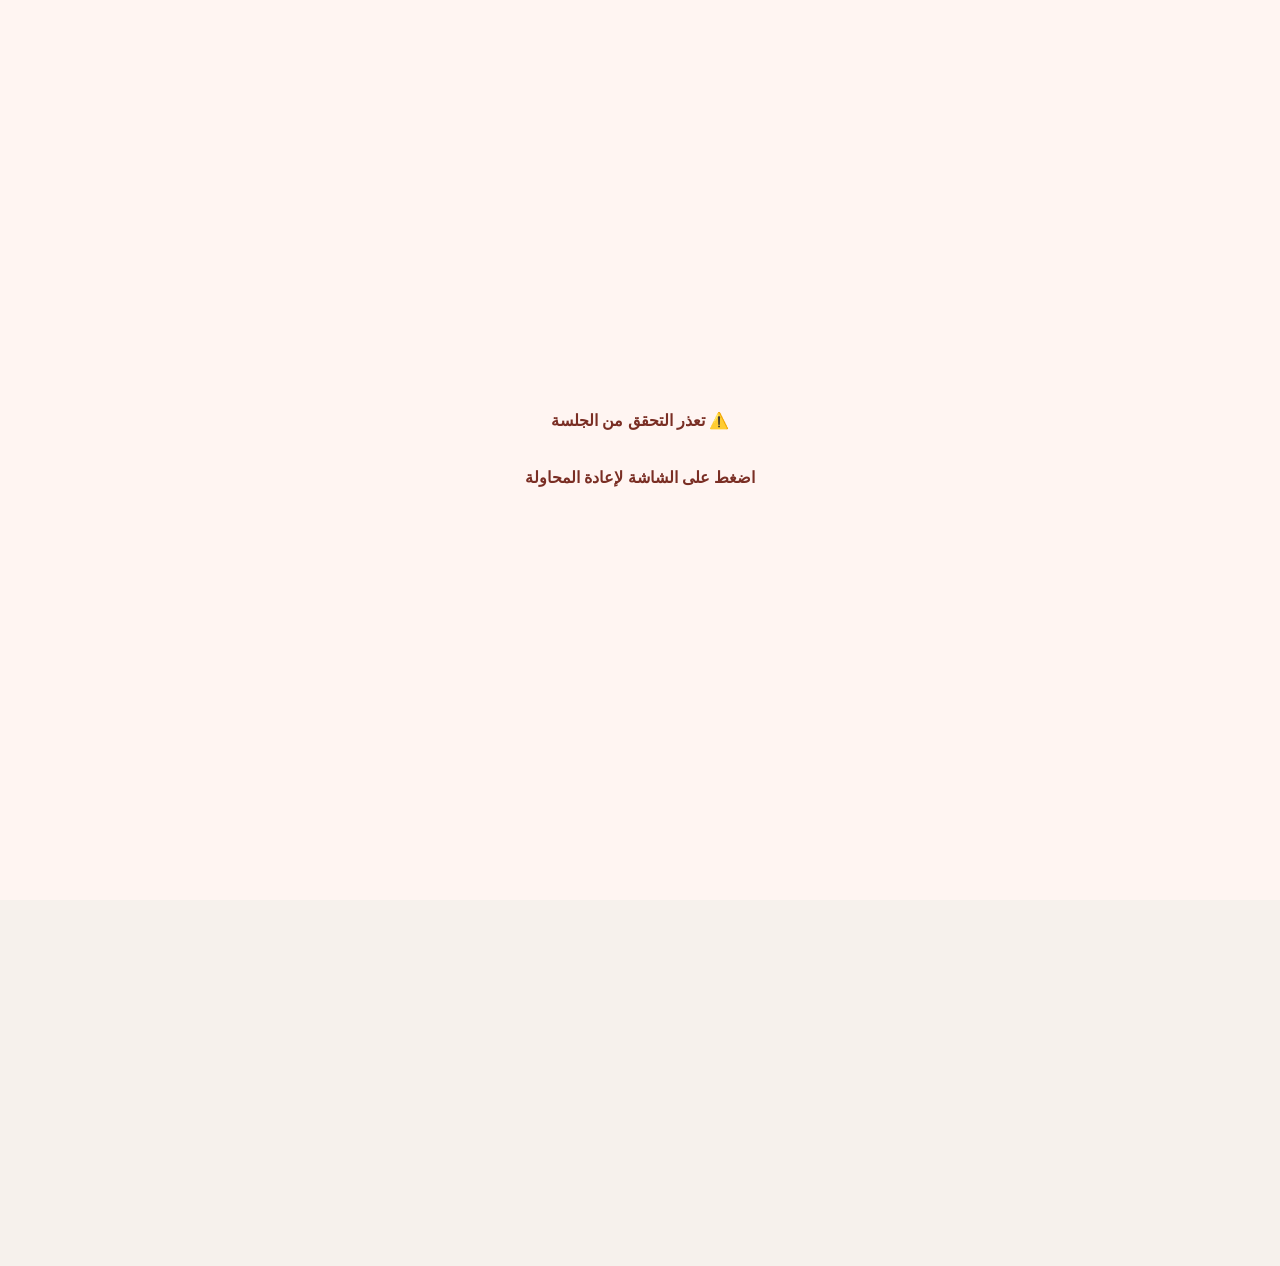
<file: index.html>
<!DOCTYPE html>
<html lang="ar" dir="rtl">
<head>
  <meta name="robots" content="noindex,nofollow,noarchive,nosnippet">
  <meta name="referrer" content="no-referrer">

  <meta charset="UTF-8" />
  <meta name="viewport" content="width=device-width, initial-scale=1, maximum-scale=1, user-scalable=no, viewport-fit=cover">
  <title>نوشي بيكري | Noshi Bakery</title>

  <link href="https://fonts.googleapis.com/css2?family=Tajawal:wght@700&family=Cairo:wght@700&display=swap" rel="stylesheet" />

  <!-- NOSHI: styles for this exact position live in css/index.css. -->
<link rel="stylesheet" href="css/index.css?v=4.9.1">

  <style id="noshi-auth-cloak">
body{visibility:hidden!important}
html{background:#f6f1ec!important;min-height:100%;color-scheme:light}
html::before{content:"🔐  جاري التحقق من الجلسة…\A\Aانتظر لحظات";white-space:pre-line;visibility:visible!important;position:fixed;z-index:2147483647;inset:0;display:grid;place-items:center;text-align:center;padding:24px;background:#f6f1ec;color:#3b302c;font:800 16px/1.8 -apple-system,BlinkMacSystemFont,"Segoe UI",Tahoma,Arial,sans-serif}
html[data-auth-state="slow"]::before{content:"⏳  التحقق أخذ وقتًا أطول من المعتاد…\A\Aلا تغلق التطبيق، نحاول إكمال الاتصال"}
html[data-auth-state="error"]::before{content:"⚠️  تعذر التحقق من الجلسة\A\Aاضغط على الشاشة لإعادة المحاولة";background:#fff5f2;color:#7a2e24}
html[data-theme="dark"]{background:#0b1016!important}
html[data-theme="dark"]::before{background:#0b1016;color:#f4f7fb}
html[data-theme="dark"][data-auth-state="error"]::before{background:#160f12;color:#ffb7b2}
</style>
<script>
(function(){
  window.__noshiAuthSlowTimer=setTimeout(function(){
    if(document.getElementById('noshi-auth-cloak')) document.documentElement.dataset.authState='slow';
  },6000);
  window.__noshiAuthFailTimer=setTimeout(function(){
    if(!document.getElementById('noshi-auth-cloak')) return;
    document.documentElement.dataset.authState='error';
    document.documentElement.addEventListener('click',function(){ location.reload(); },{once:true});
  },18000);
})();
</script>
  <link rel="stylesheet" href="css/tab.css?v=4.9.0">
<!-- NOSHI DARK THEME: all night-mode visual rules live only in css/dark-theme.css -->
<link rel="stylesheet" href="css/dark-theme.css?v=5.2.0">
</head>

<body>
<!-- NOSHI PAGE MAP: index.html
     CSS: css/index.css
     JS: js/index.js
     Shared files remain shared. Do not change data keys during UI maintenance.
-->


<!-- مودال الإعدادات -->
<div id="settingsModal" class="settings-modal">
  <div class="modal-box">
    <h3>⚙️ الإعدادات</h3>
    <button id="backupDataBtn" class="backup-btn">💾 نسخ احتياطي للبيانات</button>
    <button id="themeSettingBtn" class="theme-setting-btn" type="button">🌙 تفعيل النمط الليلي</button>
    <button class="close-settings" id="closeSettingsBtn">إغلاق</button>
  </div>
</div>


<header>
<div class="topbar">
    <img class="brand-logo" src="images/Noshi.webp" alt="شعار نوشي" />
    <h1 class="brand-title">
      <span class="ar">نوشي بيكري</span>
      <span class="en">Noshi Bakery</span>
    </h1>
    <button class="settings-btn" id="settingsBtn">⚙️</button>
</div>

  <nav class="nav" aria-label="التنقل">
    <div class="nav-row">
      <button class="nav-btn" onclick="window.location.href='index.html'">🛍️ المنتجات</button>
      <button class="nav-btn" onclick="window.location.href='dashboard.html'">🌐 طلبات الموقع</button>
      <button class="nav-btn" onclick="window.location.href='order.html'">📦 الطلبيات</button>
    </div>
    <div class="nav-row">
      <button class="nav-btn" onclick="window.location.href='client.html'">👥 العملاء</button>
      <button class="nav-btn" onclick="window.location.href='mandoubs.html'">🚚 المناديب</button>
      <button class="nav-btn" onclick="window.location.href='sales.html'">📊 الاحصائيات</button>
      <button class="nav-btn" onclick="window.location.href='expenses.html'">💳 المصروفات</button>
		<button class="nav-btn" onclick="window.location.href='client-products.html'">⏰ تسليم الطلبات</button>			
    </div>
  </nav>
</header>

<main id="ordersSection">

  <!-- Website-order preparation can be cancelled safely before Save. -->
  <div id="incomingDraftBar" class="incoming-draft-bar" hidden>
    <div><strong>طلب موقع قيد التجهيز</strong><span id="incomingDraftBarText"></span></div>
    <button type="button" id="cancelIncomingDraftBtn">↩ رجوع لطلبات الموقع</button>
  </div>

  <!-- ✅ ترتيب المنتجات كما هو -->
  <h2 class="section-title"><span class="emoji">🍰</span> الكيك</h2>
  <div class="products-grid" id="cakesContainer"></div>

  <h2 class="section-title"><span class="emoji">🍩</span> الحلويات</h2>
  <div class="products-grid" id="sweetsContainer"></div>

  <h2 class="section-title"><span class="emoji">➕</span> الإضافات</h2>
  <div class="products-grid" id="extrasContainer"></div>

  <h3 id="ordersTitle"><span class="emoji">🧾</span> الطلبات:</h3>
  <ul id="cartList"></ul>

  <div id="discountDetails"></div>

  <h3 id="total">
    الإجمالي: <span class="amount">0</span> <span class="currency">ريال</span>
  </h3>

  <div class="divider divider-before-clear"></div>

<!-- حذف الطلب - يأتي أولاً لأنه مرتبط بالمنتجات -->
<button id="clearCartBtn" class="action-btn">🗑️ حذف كل الطلب</button>

<div class="divider"></div>

<button id="shareBtn" class="action-btn">📤 مشاركة الطلب</button>

<div class="divider"></div>

<button id="approveOrderBtn" class="action-btn" disabled>✅ اعتماد الطلب</button>

<div class="divider"></div>
<div class="space"></div>

<!-- طريقة الدفع - تم إرجاعها لمكانها الأصلي بالضبط -->
<div id="paymentMethodContainer">
    <h3><span class="req">*</span> طريقة الدفع:</h3>
    <div class="pay-row">
        <button class="payment-method-btn" data-method="cash">كاش 💵</button>
        <button class="payment-method-btn" data-method="transfer">تحويل بنكي 💳</button>
        <button class="payment-method-btn" data-method="not-set">لم يتم التحديد ❌</button>
    </div>
    <p id="paymentError">! الرجاء تحديد طريقة الدفع</p>
</div>

<!-- اختر العميل -->
<div class="field-wrap">
    <label class="field-label">
      <span class="req">*</span> 👤 اختر العميل:
    </label>

    <div style="display:flex; gap:8px; align-items:center; justify-content:center;">
      
      <input
        id="clientSelect"
        list="clientsList"
        class="field-input"
        placeholder="ابحث عن العميل..."
        autocapitalize="off"
        autocomplete="off"
        inputmode="search"
        style="width:70%; margin:0;"
      />

      <button
        type="button"
        onclick="openQuickClientModal()"
        style="
          background:#27ae60;
          color:white;
          border:none;
          border-radius:12px;
          padding:10px 12px;
          font-weight:bold;
          cursor:pointer;
          white-space:nowrap;
        "
      >
        ➕ عميل جديد
      </button>

    </div>

    <datalist id="clientsList"></datalist>

    <div id="clientSelectError" class="field-error">
      يرجى اختيار العميل قبل اعتماد الطلب.
    </div>
</div>

<!-- اختر المندوب -->
<div class="mandoub-wrap">
    <label class="mandoub-label"><span class="req">*</span> 🚚 اختر المندوب:</label>
    <button id="selectMandoubBtn" onclick="openMandoubModal()">-- اختر المندوب --</button>
    <div id="mandoubSelectError">يرجى اختيار المندوب قبل اعتماد الطلب.</div>
</div>


<!-- وقت التسليم -->
<div class="delivery-wrap">
    <label for="deliveryDateInput" class="delivery-label"><span class="req">*</span> 🕒 وقت التسليم:</label>
    <input type="datetime-local" id="deliveryDateInput" required />
    <div id="deliveryCountdown"></div>
    <div id="deliveryDateError">يرجى تحديد وقت التسليم قبل اعتماد الطلب.</div>
    <button type="button" id="splitDeliveryBtn" style="margin-top:10px;width:100%;min-height:46px;border:0;border-radius:12px;background:#6c5ce7;color:#fff;font-weight:900;font-size:15px;cursor:pointer">🧩 تقسيم الطلب على أكثر من موعد / مندوب</button>
    <div id="splitDeliverySummary" style="display:none;margin-top:8px;padding:9px 10px;background:#f3efff;border:1px solid #ddd3ff;border-radius:10px;color:#55439b;font-size:13px;font-weight:800"></div>
</div>
<div class="space"></div>

<div class="divider"></div>
<div class="space"></div>


<!-- خصم عام -->
<div id="discountContainer">
    <span>🎁 خصم عام (%):</span>
    <input type="text" id="discountInput" inputmode="decimal" placeholder="ادخل نسبة الخصم">
    <button id="applyDiscountBtn">تطبيق الخصم</button>
</div>
<div class="space"></div>

<div class="divider"></div>
<div class="space"></div>

<!-- ملاحظة عامة -->
<div id="globalNoteContainer">
    <div class="note-title">📝 ملاحظة عامة (تُطبق على كل المنتجات ما عدا المندوب وصحن التقديم)</div>
    <textarea id="globalNoteInput" rows="3" placeholder="اكتب ملاحظة عامة…"></textarea>

    <div class="note-actions">
        <button id="applyGlobalNoteBtn">تطبيق</button>
        <button id="clearGlobalNoteBtn">مسح</button>
        <button id="pasteGlobalNoteBtn">📋 لصق</button>
    </div>
</div>
</main>
<!-- مودال إضافة عميل سريع -->
<div id="quickClientModal" class="settings-modal">
  <div class="modal-box" style="text-align:right; direction:rtl; max-width:400px;">

    <h3 style="margin-bottom:20px;">➕ إضافة عميل جديد</h3>

    <!-- الاسم -->
    <label style="display:block; margin-bottom:8px; font-weight:bold;">
      👤 اسم العميل
    </label>

    <div style="position:relative; margin-bottom:15px;">
      <input
        id="quickClientName"
        type="text"
        style="
          width:100%;
          padding:12px;
          padding-left:55px;
          border:2px solid #e67e22;
          border-radius:12px;
          font-size:16px;
          box-sizing:border-box;
        "
      >

      <button
        type="button"
        onclick="pasteQuickClientName()"
        style="
          position:absolute;
          left:6px;
          top:50%;
          transform:translateY(-50%);
          width:42px;
          height:36px;
          background:#27ae60;
          color:white;
          border:none;
          border-radius:8px;
          cursor:pointer;
        "
      >
        📋
      </button>
    </div>

    <!-- الجوال -->
    <label style="display:block; margin-bottom:8px; font-weight:bold;">
      📞 رقم الجوال
    </label>

    <div style="position:relative; margin-bottom:15px;">
      <input
        id="quickClientPhone"
        type="tel"
        placeholder="05xxxxxxxx"
        style="
          width:100%;
          padding:12px;
          padding-left:55px;
          border:2px solid #e67e22;
          border-radius:12px;
          font-size:16px;
          box-sizing:border-box;
        "
      >

      <button
        type="button"
        onclick="pasteQuickClientPhone()"
        style="
          position:absolute;
          left:6px;
          top:50%;
          transform:translateY(-50%);
          width:42px;
          height:36px;
          background:#27ae60;
          color:white;
          border:none;
          border-radius:8px;
          cursor:pointer;
        "
      >
        📋
      </button>
    </div>

    <!-- التاريخ -->
    <label style="display:block; margin-bottom:8px; font-weight:bold;">
      📅 تاريخ الانضمام
    </label>

    <input
      id="quickClientDate"
      type="date"
      style="
        width:100%;
        padding:12px;
        border:2px solid #e67e22;
        border-radius:12px;
        font-size:16px;
        margin-bottom:20px;
        box-sizing:border-box;
      "
    >

    <!-- الأزرار -->
    <div style="display:flex; gap:10px;">
      <button
        onclick="saveQuickClient()"
        style="
          flex:1;
          background:#27ae60;
          color:white;
          border:none;
          border-radius:12px;
          padding:14px;
          font-weight:bold;
          font-size:15px;
          cursor:pointer;
        "
      >
        ➕ إضافة العميل
      </button>

      <button
        onclick="closeQuickClientModal()"
        style="
          flex:1;
          background:#c0392b;
          color:white;
          border:none;
          border-radius:12px;
          padding:14px;
          font-weight:bold;
          font-size:15px;
          cursor:pointer;
        "
      >
        ❌ إلغاء
      </button>
    </div>

  </div>
</div>
<div id="msgBox">تم</div>

<!-- مودال التعديل -->
<div id="editModal">
  <div class="modal-content">
    <h3>تعديل المنتج</h3>

    <label for="editName" id="editNameLabel" style="display:none;">الاسم:</label>
    <input type="text" id="editName" style="display:none;" />

<label for="editQty">الكمية:</label>
<input
  type="text"
  id="editQty"
  inputmode="decimal"
  placeholder="الكمية"
/>

<label for="editPrice">السعر:</label>
<input
  type="text"
  id="editPrice"
  inputmode="decimal"
  placeholder="السعر"
/>

<label for="editDiscount">الخصم (%):</label>
<input
  type="text"
  id="editDiscount"
  inputmode="decimal"
  placeholder="الخصم"
/>


    <label for="editNotes">ملاحظات:</label>
    <textarea id="editNotes" rows="3"></textarea>

    <div class="buttons">
      <button class="save-btn" onclick="saveEdit()">حفظ</button>
      <button class="cancel-btn" onclick="closeEditModal()">إلغاء</button>
    </div>
  </div>
</div>

<!-- أصوات -->
<audio id="addSound" src="add.mp3" preload="auto"></audio>
<audio id="removeSound" src="remove.mp3" preload="auto"></audio>
<audio id="copySound" src="add.mp3" preload="auto"></audio>
<audio id="discountSound" src="add.mp3" preload="auto"></audio>
<audio id="approveSound" src="add.mp3" preload="auto"></audio>
<audio id="deleteSound" src="remove.mp3" preload="auto"></audio>
<audio id="paymentSound" src="add.mp3" preload="auto"></audio>
<audio id="clickSound" src="add.mp3"></audio>
<audio id="noteSound" src="add.mp3" preload="auto"></audio>

<script src="ui-modal.js?v=5.1.0"></script>
<script src="./db.js?v=4.9.1"></script>
<script src="config.js?v=4.9.0"></script>
<script src="auth.js?v=4.9.0"></script><script src="theme.js?v=5.0.0"></script>
<script src="incoming.js?v=4.9.0"></script>

<!-- NOSHI: original inline script #1; same execution position, now external. -->
<script src="js/index.js?v=4.9.4"></script>
<!-- مودال اختيار المندوب -->
<div id="mandoubModal" class="modal">
  <div class="modal-content">
    <h3 class="modal-title">اختر المندوب</h3>
    <button class="mandoub-option" onclick="selectMandoub('ماهر')">🚚 ماهر</button>
    <button class="mandoub-option" onclick="selectMandoub('اياد')">🚚 اياد</button>
    <button class="mandoub-option" onclick="selectMandoub('عماد')">🚚 عماد</button>
    <button class="mandoub-option" onclick="selectMandoub('عبد الملك')">🚚 عبد الملك</button>
    <button class="mandoub-option" onclick="selectMandoub('عبدالرحمن')">🚚 عبدالرحمن</button>
    <button class="mandoub-option" onclick="selectMandoub('__UNASSIGNED__')">⚪ لم يتم تحديد المندوب</button>
    <button class="mandoub-option" style="background:#e74c3c" onclick="closeMandoubModal()">إلغاء</button>
  </div>
</div>

<div id="receipt" style="
all: initial;
display:none;
width:100%;
max-width:300px; /* ✅ تصغير العرض ليكون مناسب لواتساب */
background:white;
border-radius:14px; /* ✅ تصغير الزوايا */
padding:18px; /* ✅ تقليل المساحة الداخلية */
box-shadow:0 4px 15px rgba(0,0,0,0.08);
margin:0 auto;
border:1px solid #f0e6d9;
font-family:-apple-system,BlinkMacSystemFont,'Segoe UI',Roboto,sans-serif;
font-size:15px; /* ✅ تصغير حجم الخط الأساسي */
line-height:1.35;
direction:rtl;
">
</div>
<script src="invoice.js?v=4.9.0"></script>
<!-- ✅ استدعاء مكتبة html2canvas من مجلد Noshi -->
<script src="html2canvas.min.js?v=4.9.0"></script>

<script src="display-format.js?v=1.0.0" defer></script>
</body>
</html>
</file>
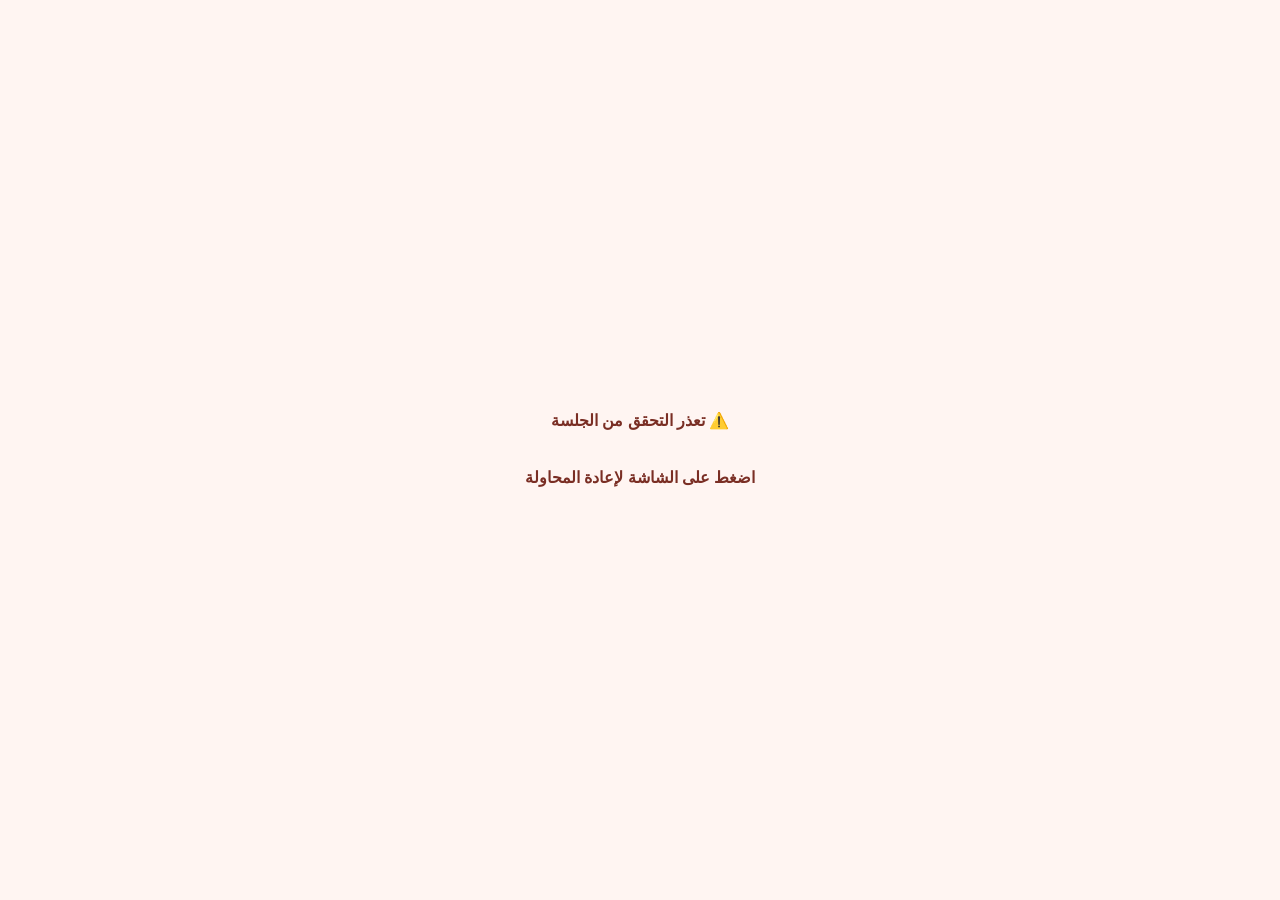
<file: client-history.html>
<!DOCTYPE html>
<html lang="ar" dir="rtl">
<head>
  <meta name="robots" content="noindex,nofollow,noarchive,nosnippet">
  <meta name="referrer" content="no-referrer">

  <meta charset="UTF-8" />
  <meta name="viewport" content="width=device-width, initial-scale=1, maximum-scale=1, user-scalable=no, viewport-fit=cover" />
  <title>ملف العميل - نوشي بيكري</title>
  <link href="https://fonts.googleapis.com/css2?family=Cairo:wght@400;600;700;800;900&family=Tajawal:wght@700;800;900&display=swap" rel="stylesheet" />
  <!-- NOSHI: styles for this exact position live in css/client-history.css. -->
<link rel="stylesheet" href="css/client-history.css?v=4.9.0">
  <style id="noshi-auth-cloak">
body{visibility:hidden!important}
html{background:#f6f1ec!important;min-height:100%;color-scheme:light}
html::before{content:"🔐  جاري التحقق من الجلسة…\A\Aانتظر لحظات";white-space:pre-line;visibility:visible!important;position:fixed;z-index:2147483647;inset:0;display:grid;place-items:center;text-align:center;padding:24px;background:#f6f1ec;color:#3b302c;font:800 16px/1.8 -apple-system,BlinkMacSystemFont,"Segoe UI",Tahoma,Arial,sans-serif}
html[data-auth-state="slow"]::before{content:"⏳  التحقق أخذ وقتًا أطول من المعتاد…\A\Aلا تغلق التطبيق، نحاول إكمال الاتصال"}
html[data-auth-state="error"]::before{content:"⚠️  تعذر التحقق من الجلسة\A\Aاضغط على الشاشة لإعادة المحاولة";background:#fff5f2;color:#7a2e24}
html[data-theme="dark"]{background:#0b1016!important}
html[data-theme="dark"]::before{background:#0b1016;color:#f4f7fb}
html[data-theme="dark"][data-auth-state="error"]::before{background:#160f12;color:#ffb7b2}
</style>
<script>
(function(){
  window.__noshiAuthSlowTimer=setTimeout(function(){
    if(document.getElementById('noshi-auth-cloak')) document.documentElement.dataset.authState='slow';
  },6000);
  window.__noshiAuthFailTimer=setTimeout(function(){
    if(!document.getElementById('noshi-auth-cloak')) return;
    document.documentElement.dataset.authState='error';
    document.documentElement.addEventListener('click',function(){ location.reload(); },{once:true});
  },18000);
})();
</script>
<!-- NOSHI DARK THEME: all night-mode visual rules live only in css/dark-theme.css -->
<link rel="stylesheet" href="css/dark-theme.css?v=5.2.0">
</head>
<body>
<!-- NOSHI PAGE MAP: client-history.html
     CSS: css/client-history.css
     JS: js/client-history.js, js/client-history.part2.js
     Shared files remain shared. Do not change data keys during UI maintenance.
-->
  <div class="wrap">
    <div id="loading" class="fatal">⏳ جاري تحميل ملف العميل...</div>

    <main id="app" class="hide">
<!-- الهيدر فاضي (مساحة فارغة) -->
<header class="hero" style="padding-bottom: 10px;">
  <!-- ما فيه أزرار ولا شيء، بس اسم العميل -->
  <div class="title-box">
    <div class="avatar" id="avatar">ن</div>
    <h1 id="clientName">—</h1>
    <div class="sub" id="clientMeta">—</div>
    <div class="vip-pill" id="clientTier">⭐ تحليل العميل</div>
  </div>
</header>

<!-- المربع البرتقالي مع زر رجوع كبير (نازل تحت مع مسافة) -->
<div style="
  background: linear-gradient(135deg, #e67e22, #d35400);
  border-radius: 18px;
  padding: 18px 22px;
  margin: 20px 0 25px;
  box-shadow: 0 8px 30px rgba(211, 84, 0, 0.4);
  display: flex;
  align-items: center;
  justify-content: space-between;
  gap: 15px;
">
  <!-- النص -->
  <div style="display: flex; align-items: center; gap: 12px;">
    <span style="font-size: 2rem; color: white;">📋</span>
    <span style="color: white; font-weight: 900; font-size: 1.2rem;">ملف العميل</span>
  </div>
  
  <!-- زر الرجوع -->
  <button onclick="location.href='client.html'" style="
    padding: 12px 28px;
    background: white;
    color: #d35400;
    border: none;
    border-radius: 14px;
    font-size: 1.1rem;
    font-weight: 900;
    font-family: 'Cairo', sans-serif;
    cursor: pointer;
    display: flex;
    align-items: center;
    gap: 10px;
    box-shadow: 0 4px 15px rgba(0,0,0,0.15);
    transition: all 0.15s ease;
    -webkit-tap-highlight-color: transparent;
  "
  onmousedown="this.style.transform='scale(0.95)'"
  onmouseup="this.style.transform='scale(1)'"
  ontouchstart="this.style.transform='scale(0.95)'"
  ontouchend="this.style.transform='scale(1)'"
  >
    <span style="font-size: 1.4rem;">↩️</span>
    العودة للعملاء
  </button>
</div>

      <section class="section">
        <h2 class="section-title">📊 الإحصائية الشاملة</h2>
        <div id="statsGrid" class="grid stats-grid"></div>
      </section>

      <section class="section">
        <h2 class="section-title">🎯 مؤشرات ذكية</h2>
        <div id="circleGrid" class="grid circles"></div>
      </section>

      <section class="section">
        <h2 class="section-title">✨ لمحة سريعة</h2>
        <div id="smartGrid" class="grid smart-grid"></div>
      </section>

      <section class="section">
        <h2 class="section-title">🔥 منتجات العميل من الأكثر للأقل</h2>
        <div id="productsGrid" class="grid products-grid"></div>
      </section>

      <section class="section">
        <h2 class="section-title">📦 هيستوري الطلبات</h2>
        <div class="tools no-print">
          <input id="searchInput" type="text" placeholder="🔎 ابحث باسم منتج، مندوب، ملاحظة...">
          <select id="statusFilter">
            <option value="all">كل الحالات</option>
            <option value="paid">المدفوع فقط</option>
            <option value="unpaid">غير المدفوع فقط</option>
            <option value="cash">نقد فقط</option>
            <option value="transfer">تحويل فقط</option>
          </select>
          <select id="sortFilter">
            <option value="newest">الأحدث أولًا</option>
            <option value="highest">الأعلى قيمة</option>
            <option value="products">الأكثر منتجات</option>
            <option value="oldest">الأقدم أولًا</option>
          </select>
        </div>
        <div id="ordersList" class="orders"></div>
      </section>
    </main>

    <section id="picker" class="hide section">
      <h2 class="section-title">👥 اختر عميل لعرض ملفه</h2>
      <div id="clientPicker" class="client-picker"></div>
    </section>
  </div>

  <script src="ui-modal.js?v=5.1.0"></script>
<script src="./db.js?v=4.9.0"></script>
  <!-- NOSHI: original inline script #1; same execution position, now external. -->
<script src="js/client-history.js?v=4.9.0"></script>

<script src="config.js?v=4.9.0"></script><script src="auth.js?v=4.9.0"></script><script src="theme.js?v=5.0.0"></script><!-- NOSHI: original inline script #2; same execution position, now external. -->
<script src="js/client-history.part2.js?v=4.9.0"></script>
<script src="display-format.js?v=1.0.0" defer></script>
</body>
</html>
</file>
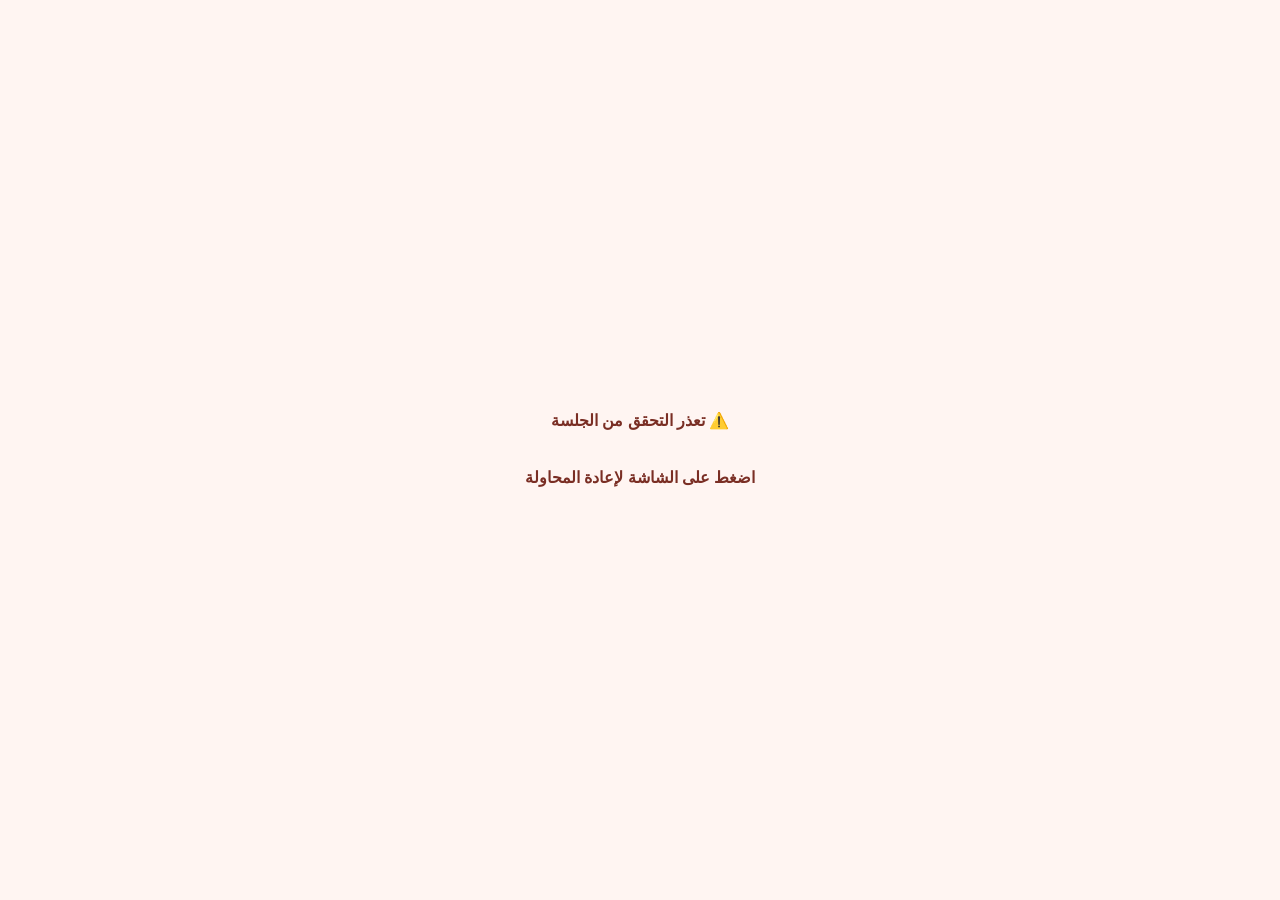
<file: client-products.html>
<!DOCTYPE html>

<html lang="ar" dir="rtl">
<head>
  <meta name="robots" content="noindex,nofollow,noarchive,nosnippet">
  <meta name="referrer" content="no-referrer">

  <meta charset="UTF-8" />
  <meta name="viewport" content="width=device-width, initial-scale=1.0, maximum-scale=1.0, user-scalable=no">
  <title>منتجات الزبائن - نوشي بيكري</title>
  <link href="https://fonts.googleapis.com/css2?family=Tajawal:wght@700&family=Cairo:wght@700&display=swap" rel="stylesheet" />
  <!-- NOSHI: styles for this exact position live in css/client-products.css. -->
<link rel="stylesheet" href="css/client-products.css?v=4.9.0">
  <style id="noshi-auth-cloak">
body{visibility:hidden!important}
html{background:#f6f1ec!important;min-height:100%;color-scheme:light}
html::before{content:"🔐  جاري التحقق من الجلسة…\A\Aانتظر لحظات";white-space:pre-line;visibility:visible!important;position:fixed;z-index:2147483647;inset:0;display:grid;place-items:center;text-align:center;padding:24px;background:#f6f1ec;color:#3b302c;font:800 16px/1.8 -apple-system,BlinkMacSystemFont,"Segoe UI",Tahoma,Arial,sans-serif}
html[data-auth-state="slow"]::before{content:"⏳  التحقق أخذ وقتًا أطول من المعتاد…\A\Aلا تغلق التطبيق، نحاول إكمال الاتصال"}
html[data-auth-state="error"]::before{content:"⚠️  تعذر التحقق من الجلسة\A\Aاضغط على الشاشة لإعادة المحاولة";background:#fff5f2;color:#7a2e24}
html[data-theme="dark"]{background:#0b1016!important}
html[data-theme="dark"]::before{background:#0b1016;color:#f4f7fb}
html[data-theme="dark"][data-auth-state="error"]::before{background:#160f12;color:#ffb7b2}
</style>
<script>
(function(){
  window.__noshiAuthSlowTimer=setTimeout(function(){
    if(document.getElementById('noshi-auth-cloak')) document.documentElement.dataset.authState='slow';
  },6000);
  window.__noshiAuthFailTimer=setTimeout(function(){
    if(!document.getElementById('noshi-auth-cloak')) return;
    document.documentElement.dataset.authState='error';
    document.documentElement.addEventListener('click',function(){ location.reload(); },{once:true});
  },18000);
})();
</script>
  <link rel="stylesheet" href="css/tab.css?v=4.9.0">
<!-- NOSHI DARK THEME: all night-mode visual rules live only in css/dark-theme.css -->
<link rel="stylesheet" href="css/dark-theme.css?v=5.2.0">
</head>
<body>
<!-- NOSHI PAGE MAP: client-products.html
     CSS: css/client-products.css
     JS: js/client-products.js, js/client-products.part2.js
     Shared files remain shared. Do not change data keys during UI maintenance.
-->

<div class="header">
  <img src="images/Noshi.webp" alt="نوشي بيكري" />
  <h2 style="color:#d35400;">📋 منتجات الزبائن</h2>
</div>

<nav class="nav" aria-label="التنقل">

  <div class="nav-row">

    <button class="nav-btn" onclick="window.location.href='index.html'">
      🛍️ المنتجات
    </button>

    <a href="dashboard.html" class="nav-btn">
      🌐 طلبات الموقع
    </a>

    <button class="nav-btn" onclick="window.location.href='order.html'">
      📦 الطلبيات
    </button>

  </div>

  <div class="nav-row">

    <button class="nav-btn" onclick="window.location.href='client.html'">
      👥 العملاء
    </button>

    <button class="nav-btn" onclick="window.location.href='mandoubs.html'">
      🚚 المناديب
    </button>

    <button class="nav-btn" onclick="window.location.href='sales.html'">
      📊 الاحصائيات
    </button>

    <button class="nav-btn" onclick="window.location.href='expenses.html'">
      💳 المصروفات
    </button>

    <button class="nav-btn" onclick="window.location.href='client-products.html'">
      ⏰ تسليم الطلبات
    </button>

  </div>

</nav>

<!-- إحصائيات -->

<div class="stats-container" id="statsContainer">
  <div class="stat-card">
    <div class="number" id="totalClients">0</div>
    <div class="label">👥 إجمالي الزبائن</div>
  </div>
  <div class="stat-card">
    <div class="number" id="totalProducts">0</div>
    <div class="label">🍰 إجمالي المنتجات</div>
  </div>
  <div class="stat-card">
    <div class="number" id="checkedProducts">0</div>
    <div class="label">✅ تم تجهيزها</div>
  </div>
  <div class="stat-card">
    <div class="number" id="completionRate">0%</div>
    <div class="label">📊 نسبة الإنجاز</div>
  </div>
</div>

<!-- معلومات انتهاء الصلاحية -->

<div class="expiry-info" id="expiryInfo"></div>

<!-- أكثر المنتجات طلباً -->

<div class="top-products" id="topProductsContainer">
  <strong>🏆 أكثر المنتجات طلباً</strong>
  <div id="topProductsList"></div>
</div>

<!-- بحث -->

<input type="text" id="searchInput" class="search-box" placeholder="🔍 ابحث عن زبون أو منتج...">

<!-- فلاتر -->

<div class="filter-buttons">
  <button class="filter-btn active" data-filter="all">الكل</button>
  <button class="filter-btn" data-filter="today">طلبات اليوم 📅</button>
  <button class="filter-btn" data-filter="tomorrow">طلبات بكرة ⏰</button>
  <button class="filter-btn" data-filter="completed">المكتملة ✅</button>
  <button class="filter-btn" data-filter="pending">غير المكتملة ⏳</button>
</div>

<!-- قائمة الزبائن -->

<div id="clientsContainer"></div>

<script src="ui-modal.js?v=5.1.0"></script>
<script src="./db.js?v=4.9.0"></script>

<!-- NOSHI: original inline script #1; same execution position, now external. -->
<script src="js/client-products.js?v=4.9.0"></script>


<script src="config.js?v=4.9.0"></script><script src="auth.js?v=4.9.0"></script><script src="theme.js?v=5.0.0"></script><!-- NOSHI: original inline script #2; same execution position, now external. -->
<script src="js/client-products.part2.js?v=4.9.0"></script>
<script src="display-format.js?v=1.0.0" defer></script>
</body>
</html>
</file>
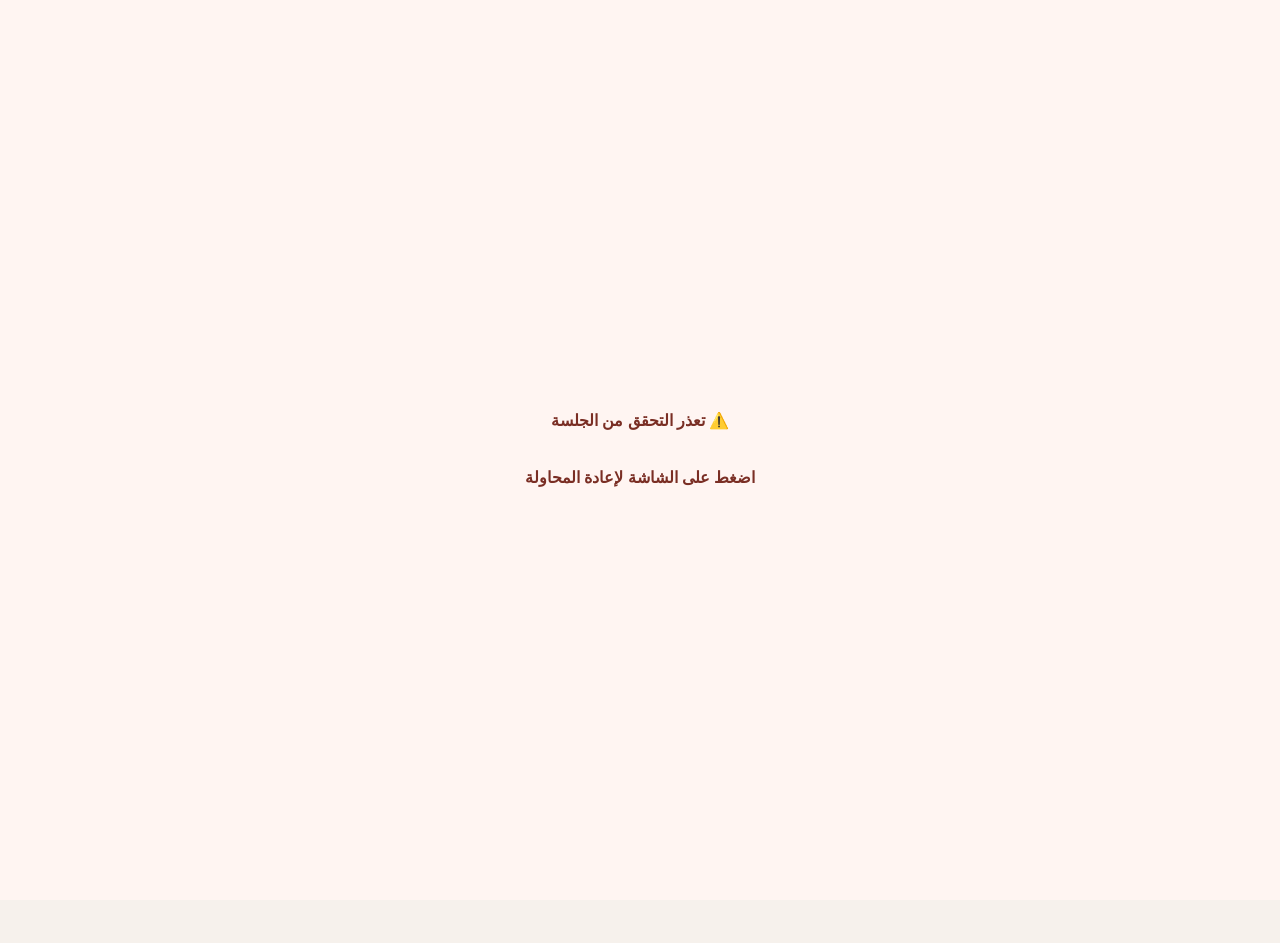
<file: client.html>
<!DOCTYPE html>
<html lang="ar" dir="rtl">
<head>
  <meta name="robots" content="noindex,nofollow,noarchive,nosnippet">
  <meta name="referrer" content="no-referrer">

<meta charset="UTF-8" />
<meta name="viewport" content="width=device-width, initial-scale=1, maximum-scale=1, user-scalable=no">
<title>نوشي بيكري - العملاء</title>
<link href="https://fonts.googleapis.com/css2?family=Cairo:wght@400;700&display=swap" rel="stylesheet">
	<link rel="stylesheet" href="css/tab.css?v=4.9.0">
<!-- NOSHI: styles for this exact position live in css/client.css. -->
<link rel="stylesheet" href="css/client.css?v=4.9.0">
  <style id="noshi-auth-cloak">
body{visibility:hidden!important}
html{background:#f6f1ec!important;min-height:100%;color-scheme:light}
html::before{content:"🔐  جاري التحقق من الجلسة…\A\Aانتظر لحظات";white-space:pre-line;visibility:visible!important;position:fixed;z-index:2147483647;inset:0;display:grid;place-items:center;text-align:center;padding:24px;background:#f6f1ec;color:#3b302c;font:800 16px/1.8 -apple-system,BlinkMacSystemFont,"Segoe UI",Tahoma,Arial,sans-serif}
html[data-auth-state="slow"]::before{content:"⏳  التحقق أخذ وقتًا أطول من المعتاد…\A\Aلا تغلق التطبيق، نحاول إكمال الاتصال"}
html[data-auth-state="error"]::before{content:"⚠️  تعذر التحقق من الجلسة\A\Aاضغط على الشاشة لإعادة المحاولة";background:#fff5f2;color:#7a2e24}
html[data-theme="dark"]{background:#0b1016!important}
html[data-theme="dark"]::before{background:#0b1016;color:#f4f7fb}
html[data-theme="dark"][data-auth-state="error"]::before{background:#160f12;color:#ffb7b2}
</style>
<script>
(function(){
  window.__noshiAuthSlowTimer=setTimeout(function(){
    if(document.getElementById('noshi-auth-cloak')) document.documentElement.dataset.authState='slow';
  },6000);
  window.__noshiAuthFailTimer=setTimeout(function(){
    if(!document.getElementById('noshi-auth-cloak')) return;
    document.documentElement.dataset.authState='error';
    document.documentElement.addEventListener('click',function(){ location.reload(); },{once:true});
  },18000);
})();
</script>
<!-- NOSHI DARK THEME: all night-mode visual rules live only in css/dark-theme.css -->
<link rel="stylesheet" href="css/dark-theme.css?v=5.2.0">
</head>
<body>
<!-- NOSHI PAGE MAP: client.html
     CSS: css/client.css, css/client.part2.css
     JS: js/client.js, js/client.part2.js
     Shared files remain shared. Do not change data keys during UI maintenance.
-->

<h1>إدارة العملاء</h1>
<div style="display:flex; flex-direction:column; align-items:center; gap:8px; width:100%; padding:10px;">
  
<div class="tabs">
    <button onclick="window.location.href='index.html'" class="tab-btn">
        🛍️ المنتجات
    </button>

    <a href="dashboard.html" class="tab-btn">
        🌐 طلبات الموقع
    </a>

    <button onclick="window.location.href='order.html'" class="tab-btn">
        📦 الطلبيات
    </button>

    <button onclick="window.location.href='client.html'" class="tab-btn">
        👥 العملاء
    </button>

    <button onclick="window.location.href='mandoubs.html'" class="tab-btn">
        🚚 المناديب
    </button>

    <button onclick="window.location.href='sales.html'" class="tab-btn">
        📊 الاحصائيات
    </button>

    <button onclick="window.location.href='expenses.html'" class="tab-btn">
        💳 المصروفات
    </button>

    <button onclick="window.location.href='client-products.html'" class="tab-btn">
        ⏰ تسليم الطلبات
    </button>
</div>
	<div style="text-align:center; margin:10px 0;">
  <a href="coupons.html"
     style="display:inline-block; padding:8px 16px;
            border-radius:9px; background:#355d99;
            color:#ffffff; font-weight:bold;
            font-size:13px; text-decoration:none;">
    🎟️ إدارة أكواد الخصم
  </a>
</div>
  <div style="text-align: center; margin: 10px 0;">
    <button class="font-size-btn" onclick="openFontSizeModal()">
      📝 ضبط حجم الخط
    </button>
  </div>
</div>

<form id="addClientForm" autocomplete="off">
  <label>👤 اسم العميل:</label>
<div style="position: relative; width: 100%;">
  <input type="text" id="clientName" placeholder="اسم العميل" required style="padding-left: 50px; width: 100%; box-sizing: border-box;">
  <button type="button" id="pasteButton" 
          style="position: absolute; left: 5px; top: 35%; transform: translateY(-50%); width: 40px; height: 35px; background-color: #27ae60; color: white; border: none; border-radius: 5px; cursor: pointer; font-size: 0.8rem; display: flex; align-items: center; justify-content: center;">
    📋 لصق
  </button>
</div>
  </div>
  <div id="clientNameError">⚠️ هذا الاسم موجود بالفعل، اختر اسمًا مختلفًا</div>
  
  <label>📞 رقم الجوال (واتساب):</label>
<div style="position: relative; width: 100%;">
<input type="tel" id="clientPhone" placeholder="05xxxxxxxx" inputmode="numeric" style="padding-left: 50px; width: 100%; box-sizing: border-box;">  
<button type="button" id="pastePhoneBtn" 
          style="position: absolute; left: 5px; top: 30%; transform: translateY(-50%); width: 40px; height: 35px; background-color: #27ae60; color: white; border: none; border-radius: 5px; cursor: pointer; font-size: 0.8rem; display: flex; align-items: center; justify-content: center;">
    📋 لصق
  </button>
</div>
  
  <label>📅 تاريخ الانضمام:</label>
  <input type="date" id="clientDate">
  
  <button type="submit">➕ إضافة عميل</button>
</form>

<input type="text" id="searchInput" placeholder="🔍 ابحث عن عميل...">

<div class="table-container">
  <table>
    <thead>
      <tr>
        <th>#</th>
        <th>👤 الاسم</th>
        <th>📞 الجوال</th>
        <th>📅 التاريخ</th>
        <th>🛠️ الإجراءات</th>
      </tr>
    </thead>
    <tbody id="clientsTable"></tbody>
  </table>
</div>

<!-- Edit Client Modal -->
<div id="editClientModal" class="modal">
  <div class="modal-content">
    <button class="modal-close" onclick="closeEditModal()">&times;</button>
    <h3 class="modal-title">✏️ تعديل بيانات العميل</h3>
    
    <label for="editClientName">👤 اسم العميل:</label>
    <input type="text" id="editClientName" class="modal-input" required>
    
    <button type="button" id="clearNameButton" 
            style="background-color: #e74c3c; color: white; border: none; border-radius: 5px; padding: 8px 12px; cursor: pointer; font-size: 1rem; margin-top: 10px;">
      مسح الاسم
    </button>

    <button type="button" id="pasteNameButton" 
            style="background-color: #27ae60; color: white; border: none; border-radius: 5px; padding: 8px 12px; cursor: pointer; font-size: 1rem; margin-top: 10px;">
      لصق الاسم
    </button>
    
    <label for="editClientPhone">📞 رقم الجوال:</label>
    <div style="position: relative; width: 100%;">
      <input type="tel" id="editClientPhone" class="modal-input" placeholder="05xxxxxxxx" inputmode="numeric" style="padding-left: 50px; width: 100%; box-sizing: border-box;">  
      <button type="button" id="pasteEditPhoneBtn" 
              style="position: absolute; left: 5px; top: 50%; transform: translateY(-50%); width: 40px; height: 35px; background-color: #27ae60; color: white; border: none; border-radius: 5px; cursor: pointer; font-size: 0.8rem; display: flex; align-items: center; justify-content: center;">
        📋
      </button>
    </div>
    
    <label for="editClientDate">📅 تاريخ الانضمام:</label>
    <input type="date" id="editClientDate" class="modal-input">
    
    <div class="modal-buttons">
      <button class="save-btn" onclick="saveClientEdit()">💾 حفظ</button>
      <button class="cancel-btn" onclick="closeEditModal()">❌ إلغاء</button>
    </div>
  </div>
</div>

<!-- Orders Modal -->
<div id="ordersModal" class="modal">
  <div class="modal-content">
    <button class="modal-close" onclick="closeOrdersModal()">&times;</button>

    <h3 class="modal-title">
      📦 طلبات العميل: <span id="ordersClientName"></span>
    </h3>

    <div class="orders-summary">
      <div><span>إجمالي الطلبات</span> <span id="ordersCount">0</span></div>
      <div><span>إجمالي قبل الخصم</span> <span id="ordersTotal">0 ر.س</span></div>
      <div><span>إجمالي الخصم</span> <span id="ordersDiscount">0 ر.س</span></div>
      <div><span>الصافي</span> <span id="ordersNet">0 ر.س</span></div>
      <div><span>المدفوع للمندوب</span> <span id="ordersDelivery">0 ر.س</span></div>
      <div><span>آخر طلب</span> <span id="lastOrderDate">-</span></div>
    </div>

    <div class="order-history-tools">
      <input
        type="text"
        id="orderHistorySearchInput"
        placeholder="🔎 بحث داخل طلبات العميل..."
        oninput="renderOrderHistory()"
      >

      <select id="orderHistoryMonthFilter" onchange="renderOrderHistory()">
        <option value="all">كل الشهور</option>
      </select>

      <select id="orderHistoryStatusFilter" onchange="renderOrderHistory()">
        <option value="all">كل الحالات</option>
        <option value="paid">المدفوعة فقط</option>
        <option value="unpaid">غير المدفوعة فقط</option>
        <option value="cash">نقد فقط</option>
        <option value="transfer">تحويل فقط</option>
      </select>

      <button
        type="button"
        onclick="resetOrderHistoryFilters()"
        style="border:none; border-radius:10px; background:#7f8c8d; color:white; font-weight:bold; cursor:pointer;"
      >
        🔄 تصفير الفلاتر
      </button>
    </div>

    <div id="ordersList" class="orders-list"></div>
  </div>
</div>

<!-- نافذة ضبط حجم الخط -->
<div id="fontSizeModal" class="modal">
  <div class="modal-content">
    <div class="font-size-modal-content">
      <span class="font-size-label">ضبط حجم خط الجداول</span>
      
      <div class="font-controls">
        <button class="font-btn decrease-btn" onclick="decreaseFontSize()">➖</button>
        
        <div class="font-size-display" id="currentFontSizeDisplay">16</div>
        
        <button class="font-btn increase-btn" onclick="increaseFontSize()">➕</button>
      </div>
      
      <div style="color: #7f8c8d; font-size: 0.9em; margin-bottom: 10px;">
        النطاق: 8 - 24 نقطة
      </div>
      
      <div class="preview-text" id="fontPreview">
        هذا مثال لنص المعاينة. سيكون حجم الخط في الجدول هكذا.
      </div>
      
      <button class="reset-btn" onclick="resetFontSize()">
        🔄 إعادة الضبط (16)
      </button>
      
      <button class="close-modal-btn" onclick="closeFontSizeModal()">
        إغلاق
      </button>
    </div>
  </div>
</div>

<audio id="addSound" src="add.mp3"></audio>
<audio id="removeSound" src="remove.mp3"></audio>
<audio id="deleteSound" src="remove.mp3"></audio>

<script src="ui-modal.js?v=5.1.0"></script>
<script src="./db.js?v=4.9.1"></script>

<!-- NOSHI: original inline script #1; same execution position, now external. -->
<script src="js/client.js?v=4.9.1"></script>


<div id="confirmModal" style="display: none; position: fixed; inset: 0; background: rgba(0,0,0,0.4); z-index: 9999; justify-content: center; align-items: center;">
  <div style="background: #fff; padding: 25px 20px; border-radius: 12px; text-align: center; max-width: 320px; width: 90%; box-shadow: 0 4px 12px rgba(0,0,0,0.15); font-family: 'Tahoma', sans-serif;">
    <p id="confirmText" style="margin-bottom: 20px; font-size: 1rem; color: #333;">هل أنت متأكد من الإجراء؟</p>
    <div style="display: flex; justify-content: center; gap: 10px;">
      <button id="confirmYes" style="background: #e74c3c; color: white; padding: 10px 20px; border: none; border-radius: 8px; font-size: 0.9rem; cursor: pointer;">نعم، احذف</button>
      <button id="confirmNo" style="background: #bdc3c7; color: #2c3e50; padding: 10px 20px; border: none; border-radius: 8px; font-size: 0.9rem; cursor: pointer;">إلغاء</button>
    </div>
  </div>
</div>

<!-- Modal عرض رقم الجوال -->
<div id="phoneModal" style="display: none; position: fixed; inset: 0; background: rgba(0,0,0,0.5); z-index: 99999; justify-content: center; align-items: center; backdrop-filter: blur(5px); -webkit-backdrop-filter: blur(5px);">
  <div style="background: white; padding: 25px 20px; border-radius: 20px; max-width: 320px; width: 90%; text-align: center; box-shadow: 0 20px 60px rgba(0,0,0,0.3); animation: modalPop 0.3s ease;">
    
    <h3 id="clientNameDisplay" style="color: var(--secondary-color); margin-bottom: 5px; font-size: 1.1rem; font-weight: 700;">اسم العميل</h3>
    <p style="color: #888; font-size: 0.7rem; margin-bottom: 12px;">📞 اضغط على الرقم لنسخه</p>
    
    <div id="phoneDisplay" style="background: #f8f4f0; padding: 10px 15px; border-radius: 12px; margin-bottom: 18px; direction: ltr; unicode-bidi: embed; font-family: 'Courier New', monospace; font-size: 0.95rem; font-weight: 700; color: #2c3e50; letter-spacing: 1px; border: 2px dashed var(--primary-color); cursor: pointer; user-select: all;">
      05xxxxxxxx
    </div>
    
    <button onclick="closePhoneModal()" style="width: 100%; padding: 12px; background: var(--danger-color); color: white; border: none; border-radius: 12px; font-size: 0.9rem; font-weight: bold; cursor: pointer; transition: all 0.2s;">
      ✖ إغلاق
    </button>
  </div>
</div>

<!-- NOSHI: styles for this exact position live in css/client.part2.css. -->
<link rel="stylesheet" href="css/client.part2.css?v=4.9.0">

<script src="config.js?v=4.9.0"></script><script src="auth.js?v=4.9.0"></script><script src="theme.js?v=5.0.0"></script><!-- NOSHI: original inline script #2; same execution position, now external. -->
<script src="js/client.part2.js?v=4.9.0"></script>
<script src="display-format.js?v=1.0.0" defer></script>
</body>
</html>
</file>
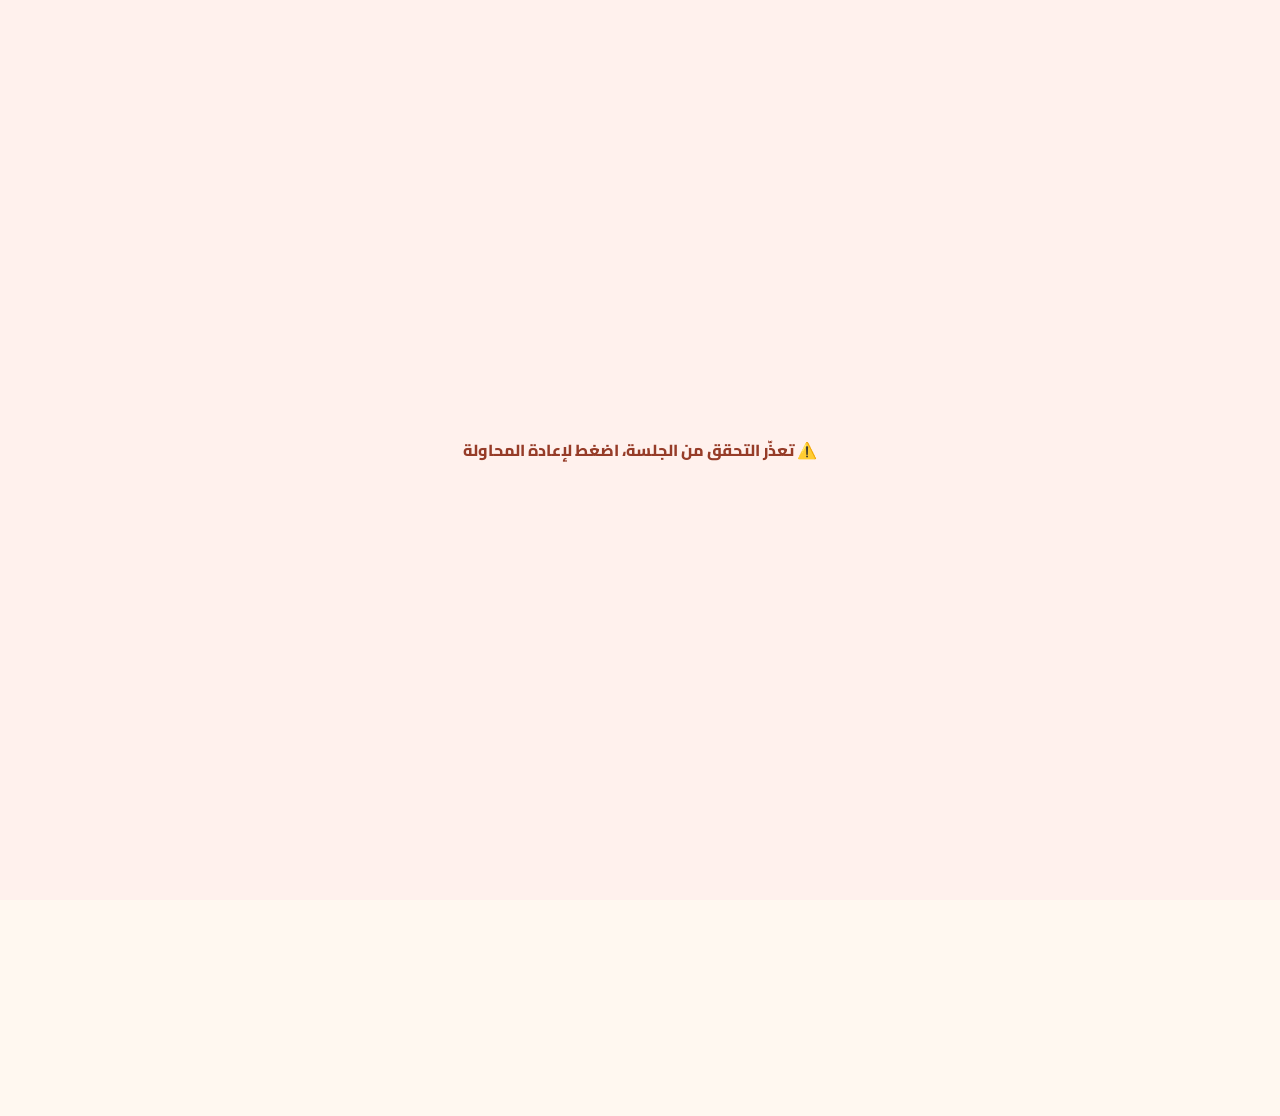
<file: coupons.html>
<!doctype html>
<html lang="ar" dir="rtl">
  <head>
    <meta charset="utf-8" />
    <meta
      name="viewport"
      content="width=device-width,initial-scale=1,viewport-fit=cover"
    />
    <meta name="robots" content="noindex,nofollow,noarchive,nosnippet" />
    <meta name="referrer" content="no-referrer" />
    <title>أكواد الخصم | نوشي بيكري</title>
    <link
      href="https://fonts.googleapis.com/css2?family=Cairo:wght@400;500;600;700;800;900&display=swap"
      rel="stylesheet"
    />
    <link rel="stylesheet" href="css/tab.css?v=4.9.0" />
    <style id="noshi-auth-cloak">
      body {
        visibility: hidden !important;
      }
      html {
        background: #fff8f0 !important;
        min-height: 100%;
        color-scheme: light;
      }
      html::before {
        content: "🔐 جاري التحقق من الجلسة…";
        visibility: visible !important;
        position: fixed;
        z-index: 2147483647;
        inset: 0;
        display: grid;
        place-items: center;
        text-align: center;
        padding: 22px;
        background: #fff8f0;
        color: #6b3a19;
        font:
          800 16px Cairo,
          Tahoma,
          sans-serif;
      }
      html[data-auth-state="slow"]::before {
        content: "⏳ التحقق من الجلسة أخذ وقتًا أطول من المعتاد…";
      }
      html[data-auth-state="error"]::before {
        content: "⚠️ تعذّر التحقق من الجلسة، اضغط لإعادة المحاولة";
        background: #fff1ed;
        color: #963c28;
      }
      html[data-theme="dark"] {
        background: #0b1016 !important;
      }
      html[data-theme="dark"]::before {
        background: #0b1016;
        color: #f4f7fb;
      }
    </style>
    <script>
      (function () {
        window.__noshiAuthSlowTimer = setTimeout(function () {
          if (document.getElementById("noshi-auth-cloak"))
            document.documentElement.dataset.authState = "slow";
        }, 6000);
        window.__noshiAuthFailTimer = setTimeout(function () {
          if (!document.getElementById("noshi-auth-cloak")) return;
          document.documentElement.dataset.authState = "error";
          document.documentElement.addEventListener(
            "click",
            function () {
              location.reload();
            },
            { once: true },
          );
        }, 18000);
      })();
    </script>
    <link rel="stylesheet" href="css/dark-theme.css?v=5.2.0" />
    <style>
      /* This page is intentionally self-contained. Keep cloud/auth/theme/nav files shared. */
      * {
        box-sizing: border-box;
      }
      [hidden] {
        display: none !important;
      }
      html {
        scroll-behavior: smooth;
      }
      body {
        margin: 0;
        background: #fff8f0;
        color: #302c2a;
        font-family: Cairo, Tahoma, Arial, sans-serif;
        -webkit-text-size-adjust: 100%;
      }
      button,
      input,
      select {
        font: inherit;
      }
      button {
        cursor: pointer;
        -webkit-tap-highlight-color: transparent;
      }
      button:disabled {
        cursor: not-allowed;
        opacity: 0.55;
      }
      button:focus-visible,
      a:focus-visible,
      input:focus-visible,
      select:focus-visible {
        outline: 3px solid #f0b572;
        outline-offset: 2px;
      }
      :root {
        --c-bg: #fff8f0;
        --c-surface: #fff;
        --c-surface2: #fffaf6;
        --c-border: #f0e2d5;
        --c-text: #322b27;
        --c-muted: #87786d;
        --c-orange: #d76822;
        --c-orange-dark: #a84b17;
        --c-orange-soft: #fff0df;
        --c-green: #218752;
        --c-red: #c64b43;
        --c-shadow: 0 8px 27px rgba(114, 62, 25, 0.065);
      }
      .coupon-app {
        color: var(--c-text);
        max-width: 1170px;
        padding: 18px 22px 70px;
        margin: auto;
      }
      html[data-theme="dark"] {
        --c-bg: #0b1016;
        --c-surface: #141c25;
        --c-surface2: #19232e;
        --c-border: #2e3b47;
        --c-text: #f1f4f6;
        --c-muted: #a8b4bf;
        --c-orange: #efa15b;
        --c-orange-dark: #ffbe83;
        --c-orange-soft: #392517;
        --c-green: #67d99b;
        --c-red: #ff8982;
        --c-shadow: 0 9px 28px rgba(0, 0, 0, 0.22);
      }
      .coupon-app h1,
      .coupon-app h2,
      .coupon-app h3,
      .coupon-app p {
        margin-top: 0;
      }
      .brand-bar {
        display: flex;
        align-items: center;
        justify-content: center;
        gap: 12px;
        padding: 6px 0 2px;
      }
      .brand-bar img {
        height: 61px;
        max-width: 180px;
        object-fit: contain;
      }
      .page-intro {
        text-align: center;
        margin: 7px 0 16px;
      }
      .page-intro h1 {
        font-size: clamp(23px, 3vw, 31px);
        line-height: 1.6;
        color: var(--c-orange-dark);
        margin: 0;
        font-weight: 900;
      }
      .page-intro p {
        font-size: 13px;
        color: var(--c-muted);
        margin: 1px 0 0;
      }
      .tabs.coupon-nav {
        margin: 12px auto 20px !important;
      }
      .hero {
        display: flex;
        align-items: center;
        justify-content: space-between;
        gap: 16px;
        flex-wrap: wrap;
        padding: 20px 22px;
        background: var(--c-surface);
        border: 1px solid var(--c-border);
        border-radius: 20px;
        box-shadow: var(--c-shadow);
        border-right: 5px solid #e67e22;
      }
      .hero-text {
        display: flex;
        align-items: center;
        gap: 12px;
      }
      .hero-icon {
        width: 51px;
        height: 51px;
        display: grid;
        place-items: center;
        border-radius: 15px;
        background: var(--c-orange-soft);
        font-size: 27px;
        flex-shrink: 0;
      }
      .hero h2 {
        font-size: 20px;
        line-height: 1.5;
        margin: 0 0 2px;
        font-weight: 900;
      }
      .hero p {
        font-size: 12px;
        color: var(--c-muted);
        margin: 0;
      }
      .hero-actions,
      .inline-actions {
        display: flex;
        gap: 9px;
        flex-wrap: wrap;
        align-items: center;
      }
      .c-btn {
        border: 1px solid transparent;
        border-radius: 11px;
        min-height: 43px;
        padding: 9px 15px;
        font-size: 13px;
        font-weight: 800;
        display: inline-flex;
        justify-content: center;
        align-items: center;
        gap: 7px;
        white-space: nowrap;
        text-decoration: none;
        transition:
          transform 0.13s,
          background-color 0.13s,
          border-color 0.13s;
      }
      .c-btn:hover:not(:disabled) {
        transform: translateY(-1px);
      }
      .c-btn:active:not(:disabled) {
        transform: scale(0.985);
      }
      .c-btn.primary {
        background: #d96a25;
        color: white;
        box-shadow: 0 4px 11px #d96a252c;
      }
      .c-btn.primary:hover {
        background: #be561b;
      }
      .c-btn.subtle {
        background: var(--c-surface2);
        color: var(--c-text);
        border-color: var(--c-border);
      }
      .c-btn.danger {
        background: #fff1ef;
        color: #b83c35;
        border-color: #f6d7d1;
      }
      .c-btn.green {
        background: #e9f7ef;
        color: #16764a;
        border-color: #cfebdb;
      }
      .c-btn.slim {
        min-height: 36px;
        padding: 6px 11px;
        border-radius: 9px;
        font-size: 12px;
      }
      .c-btn.icon-only {
        min-width: 43px;
        padding: 8px 12px;
      }
      .c-btn .symbol {
        font-size: 16px;
        line-height: 1;
      }
      html[data-theme="dark"] .coupon-app .hero {
        background: var(--c-surface) !important;
        color: var(--c-text) !important;
      }
      html[data-theme="dark"] .coupon-app .c-btn.danger {
        background: #432426;
        color: #ffaaa5;
        border-color: #6d3b3d;
      }
      html[data-theme="dark"] .coupon-app .c-btn.green {
        background: #1c372d;
        color: #8be2b0;
        border-color: #315946;
      }
      .stat-grid {
        display: grid;
        grid-template-columns: repeat(4, minmax(0, 1fr));
        gap: 12px;
        margin: 15px 0 20px;
      }
      .stat {
        background: var(--c-surface);
        border: 1px solid var(--c-border);
        border-radius: 16px;
        padding: 15px 17px;
        box-shadow: var(--c-shadow);
        display: flex;
        align-items: center;
        gap: 12px;
        min-width: 0;
      }
      .stat-icon {
        border-radius: 13px;
        background: var(--c-orange-soft);
        display: grid;
        place-items: center;
        font-size: 21px;
        width: 43px;
        height: 43px;
        flex-shrink: 0;
      }
      .stat:nth-child(2) .stat-icon {
        background: #e5f7ee;
      }
      .stat:nth-child(3) .stat-icon {
        background: #eaf5ff;
      }
      .stat:nth-child(4) .stat-icon {
        background: #f6ecff;
      }
      html[data-theme="dark"] .stat:nth-child(n) .stat-icon {
        background: var(--c-orange-soft);
      }
      .stat b {
        display: block;
        font-size: 25px;
        line-height: 1.3;
        font-weight: 900;
        font-variant-numeric: tabular-nums;
      }
      .stat small {
        display: block;
        font-size: 11px;
        color: var(--c-muted);
        font-weight: 700;
      }
      .list-section {
        background: var(--c-surface);
        border: 1px solid var(--c-border);
        border-radius: 20px;
        box-shadow: var(--c-shadow);
        padding: 20px;
      }
      .list-top {
        display: flex;
        align-items: center;
        justify-content: space-between;
        gap: 12px;
        flex-wrap: wrap;
        margin-bottom: 14px;
      }
      .list-heading {
        display: flex;
        gap: 9px;
        align-items: center;
        flex-wrap: wrap;
      }
      .list-heading h2 {
        font-size: 19px;
        margin: 0;
        font-weight: 900;
      }
      .pill-total {
        font-size: 11px;
        font-weight: 800;
        border-radius: 20px;
        background: var(--c-orange-soft);
        color: var(--c-orange-dark);
        padding: 3px 9px;
      }
      .searchbox {
        position: relative;
        max-width: 350px;
        width: 100%;
      }
      .searchbox input {
        width: 100%;
        height: 44px;
        border: 1px solid var(--c-border);
        border-radius: 12px;
        padding: 10px 41px 10px 12px;
        background: var(--c-surface2);
        color: var(--c-text);
        font-size: 13px;
        outline: none;
      }
      .searchbox input:focus {
        border-color: #e0a16f;
        box-shadow: 0 0 0 3px #df9b651e;
      }
      .searchbox > span {
        position: absolute;
        right: 14px;
        top: 10px;
        font-size: 16px;
        pointer-events: none;
      }
      .filter-scroll {
        overflow-x: auto;
        overscroll-behavior-x: contain;
        scrollbar-width: thin;
        margin: 0 -2px 14px;
        padding: 2px 2px 8px;
      }
      .filters {
        display: flex;
        gap: 7px;
        width: max-content;
        max-width: none;
      }
      .filter-chip {
        min-height: 35px;
        border: 1px solid var(--c-border);
        background: var(--c-surface2);
        color: var(--c-muted);
        padding: 6px 13px;
        border-radius: 30px;
        font-size: 12px;
        font-weight: 800;
        white-space: nowrap;
      }
      .filter-chip.active {
        background: #d96a25;
        border-color: #d96a25;
        color: #fff;
        box-shadow: 0 3px 8px #d96a2523;
      }
      .list-status {
        font-size: 12px;
        color: var(--c-muted);
        margin-bottom: 12px;
      }
      .coupon-list {
        display: grid;
        gap: 10px;
      }
      .coupon-item {
        border: 1px solid var(--c-border);
        background: var(--c-surface);
        border-radius: 15px;
        padding: 16px 18px;
        display: grid;
        grid-template-columns: minmax(0, 1.2fr) minmax(130px, 0.65fr) minmax(
            150px,
            0.9fr
          ) auto;
        align-items: center;
        gap: 16px;
        transition:
          border-color 0.12s,
          box-shadow 0.12s;
      }
      .coupon-item:hover {
        border-color: #ecc29e;
        box-shadow: 0 3px 15px rgba(149, 94, 46, 0.075);
      }
      .code-block {
        min-width: 0;
      }
      .code-line {
        display: flex;
        align-items: center;
        flex-wrap: wrap;
        gap: 7px;
      }
      .coupon-code {
        font-family: Cairo, Arial, sans-serif;
        font-size: 16px;
        font-weight: 900;
        direction: ltr;
        unicode-bidi: isolate;
        letter-spacing: 0.6px;
        word-break: break-word;
        line-height: 1.4;
      }
      .tag {
        display: inline-flex;
        align-items: center;
        gap: 5px;
        white-space: nowrap;
        font-size: 10px;
        font-weight: 800;
        border-radius: 30px;
        padding: 5px 8px;
        background: #eff0ef;
        color: #656763;
      }
      .tag::before {
        content: "";
        height: 6px;
        width: 6px;
        display: block;
        background: currentColor;
        border-radius: 50%;
      }
      .tag.active {
        background: #e5f7eb;
        color: #158043;
      }
      .tag.scheduled {
        background: #e8f1ff;
        color: #396ab2;
      }
      .tag.expired,
      .tag.paused {
        background: #f3ede6;
        color: #876b51;
      }
      .tag.fully_reserved,
      .tag.exhausted {
        background: #fff0d8;
        color: #a56915;
      }
      .tag.archived {
        background: #f1edf6;
        color: #7f638b;
      }
      html[data-theme="dark"] .tag {
        background: #273440;
        color: #cbd6e0;
      }
      .coupon-hint {
        font-size: 11px;
        color: var(--c-muted);
        margin-top: 4px;
      }
      .discount-block strong {
        display: block;
        font-size: 19px;
        font-weight: 900;
        color: var(--c-orange-dark);
        direction: ltr;
        text-align: right;
        line-height: 1.4;
      }
      .discount-block small,
      .date-block small {
        display: block;
        color: var(--c-muted);
        font-size: 11px;
        font-weight: 700;
        line-height: 1.85;
      }
      .date-block b {
        display: block;
        font-size: 12px;
        font-weight: 800;
        line-height: 1.7;
      }
      .date-block b span {
        color: var(--c-muted);
        font-weight: 600;
      }
      .english-date {
        direction: ltr;
        unicode-bidi: isolate;
        font-variant-numeric: tabular-nums;
        white-space: nowrap;
      }
      #startDate {
        direction: ltr;
        text-align: center;
        font-variant-numeric: tabular-nums;
      }
      /* Show a stable English-numeral date while keeping the native picker and its stored value. */
      .noshi-date-control { position:relative; min-height:45px; display:flex; align-items:center; justify-content:center; background:var(--c-surface2); border:1px solid var(--c-border); border-radius:11px; overflow:hidden; }
      .noshi-date-visible { font:700 15px/1.4 system-ui,sans-serif; direction:ltr; unicode-bidi:isolate; color:var(--c-text); font-variant-numeric:tabular-nums; }
      .noshi-date-icon { position:absolute; right:12px; pointer-events:none; }
      .noshi-date-control input[type=date] { position:absolute; inset:0; width:100%; height:100%; opacity:0; cursor:pointer; }
      .noshi-date-control:focus-within { outline:2px solid #e4a26f; outline-offset:2px; }
      .action-block {
        display: flex;
        gap: 6px;
        justify-content: flex-end;
        align-items: center;
        flex-wrap: wrap;
      }
      .usage-line {
        display: flex;
        align-items: center;
        gap: 8px;
        font-size: 11px;
        font-weight: 700;
        margin-top: 5px;
        flex-wrap: wrap;
      }
      .usage-line span {
        color: var(--c-muted);
      }
      .usage-track {
        height: 4px;
        background: var(--c-border);
        border-radius: 10px;
        max-width: 170px;
        margin-top: 8px;
        overflow: hidden;
      }
      .usage-fill {
        height: 100%;
        background: #d96a25;
        border-radius: 10px;
      }
      .blank {
        padding: 44px 16px;
        text-align: center;
        background: var(--c-surface2);
        border-radius: 14px;
        border: 1px dashed var(--c-border);
      }
      .blank .emoji {
        font-size: 35px;
        display: block;
        margin-bottom: 8px;
      }
      .blank h3 {
        font-size: 16px;
        margin: 0 0 5px;
      }
      .blank p {
        font-size: 12px;
        color: var(--c-muted);
        margin: 0 auto 15px;
        max-width: 340px;
      }
      .skeleton {
        height: 92px;
        background: linear-gradient(
          105deg,
          var(--c-surface2),
          var(--c-border),
          var(--c-surface2)
        );
        background-size: 220% 100%;
        border: 1px solid var(--c-border);
        border-radius: 14px;
        animation: shimmer 1.5s infinite;
      }
      @keyframes shimmer {
        to {
          background-position: -220% 0;
        }
      }
      .toast {
        position: fixed;
        z-index: 10050;
        bottom: calc(22px + env(safe-area-inset-bottom));
        left: 50%;
        transform: translateX(-50%);
        max-width: min(92vw, 550px);
        min-width: 220px;
        padding: 12px 18px;
        border-radius: 13px;
        background: #26352c;
        color: #fff;
        box-shadow: 0 14px 35px #0003;
        text-align: center;
        font-size: 13px;
        font-weight: 800;
        line-height: 1.8;
      }
      .toast.bad {
        background: #9d3530;
      }
      /* Sheet editor and deletion confirmation */
      .overlay {
        position: fixed;
        z-index: 10010;
        inset: 0;
        display: flex;
        align-items: center;
        justify-content: center;
        padding: 20px;
        background: rgba(29, 20, 14, 0.52);
        backdrop-filter: blur(3px);
        -webkit-backdrop-filter: blur(3px);
      }
      .sheet {
        background: var(--c-surface);
        color: var(--c-text);
        border: 1px solid var(--c-border);
        border-radius: 22px;
        box-shadow: 0 26px 75px #0004;
        width: min(100%, 685px);
        max-height: min(92dvh, 850px);
        display: flex;
        flex-direction: column;
        overflow: hidden;
      }
      .sheet-head {
        padding: 20px 23px 14px;
        display: flex;
        justify-content: space-between;
        align-items: flex-start;
        gap: 12px;
        border-bottom: 1px solid var(--c-border);
      }
      .sheet-head h2 {
        font-size: 19px;
        font-weight: 900;
        margin: 0 0 2px;
      }
      .sheet-head p {
        font-size: 11px;
        color: var(--c-muted);
        margin: 0;
      }
      .sheet-body {
        overflow-y: auto;
        padding: 19px 23px 10px;
        overscroll-behavior: contain;
      }
      .form-grid {
        display: grid;
        grid-template-columns: repeat(2, minmax(0, 1fr));
        gap: 16px 14px;
      }
      .field {
        display: flex;
        flex-direction: column;
        gap: 5px;
        min-width: 0;
      }
      .field label {
        font-size: 12px;
        font-weight: 800;
        color: var(--c-text);
      }
      .field input,
      .field select {
        width: 100%;
        height: 46px;
        border: 1px solid var(--c-border);
        border-radius: 11px;
        padding: 9px 12px;
        background: var(--c-surface2);
        color: var(--c-text);
        outline: none;
        min-width: 0;
        direction: rtl;
        font-size: 14px;
      }
      .field input:focus,
      .field select:focus {
        border-color: #e4a26f;
        box-shadow: 0 0 0 3px #d96a251a;
      }
      .field input[type="number"],
      .field input[type="date"] {
        font-variant-numeric: tabular-nums;
      }
      .field .hint {
        font-size: 10.5px;
        color: var(--c-muted);
        line-height: 1.75;
      }
      .input-with-action {
        display: flex;
        gap: 7px;
      }
      .input-with-action input {
        min-width: 0;
        flex: 1;
        direction: ltr;
        text-align: left;
        letter-spacing: 0.5px;
        font-weight: 800;
        text-transform: uppercase;
      }
      .input-with-action .c-btn {
        min-height: 46px;
      }
      .form-subtitle {
        grid-column: 1/-1;
        margin: 1px 0 -6px;
        font-size: 13px;
        font-weight: 900;
        color: var(--c-orange-dark);
      }
      .switch-group {
        display: grid;
        grid-template-columns: 1fr;
        gap: 8px;
        margin-top: 16px;
      }
      .switch-row {
        border: 1px solid var(--c-border);
        border-radius: 12px;
        padding: 11px 12px;
        display: flex;
        justify-content: space-between;
        align-items: center;
        gap: 13px;
        cursor: pointer;
        background: var(--c-surface2);
      }
      .switch-row .switch-text {
        display: block;
        font-size: 12px;
        font-weight: 800;
        line-height: 1.7;
      }
      .switch-row small {
        display: block;
        color: var(--c-muted);
        font-size: 10.5px;
        font-weight: 500;
        line-height: 1.5;
      }
      .switch-row input {
        appearance: none;
        -webkit-appearance: none;
        flex: 0 0 auto;
        width: 42px;
        height: 24px;
        border-radius: 15px;
        background: #d2c8bf;
        border: 1px solid #bfb5ac;
        position: relative;
        cursor: pointer;
        transition: background 0.15s;
      }
      .switch-row input::before {
        content: "";
        position: absolute;
        width: 18px;
        height: 18px;
        border-radius: 50%;
        background: white;
        top: 2px;
        right: 2px;
        box-shadow: 0 1px 3px #0002;
        transition: transform 0.15s;
      }
      .switch-row input:checked {
        background: #23935b;
        border-color: #23935b;
      }
      .switch-row input:checked::before {
        transform: translateX(-18px);
      }
      .form-note {
        font-size: 11px;
        color: var(--c-muted);
        background: var(--c-surface2);
        border: 1px dashed var(--c-border);
        border-radius: 11px;
        padding: 11px 12px;
        line-height: 1.85;
        margin: 14px 0 0;
      }
      .form-alert {
        font-size: 11px;
        color: #a14b20;
        background: #fff3e8;
        border: 1px solid #f7cfaa;
        border-radius: 10px;
        padding: 10px;
        margin-top: 10px;
      }
      html[data-theme="dark"] .form-alert {
        background: #392718;
        color: #ffc48c;
        border-color: #67462a;
      }
      .sheet-footer {
        padding: 14px 23px calc(15px + env(safe-area-inset-bottom));
        border-top: 1px solid var(--c-border);
        display: flex;
        gap: 9px;
        justify-content: flex-start;
        background: var(--c-surface);
      }
      .sheet-footer .primary {
        flex: 1;
        max-width: 235px;
      }
      .confirm-sheet {
        max-width: 440px;
        padding: 25px 24px;
      }
      .confirm-icon {
        height: 52px;
        width: 52px;
        border-radius: 16px;
        background: #fff0ec;
        color: #b73d32;
        display: grid;
        place-items: center;
        font-size: 27px;
        margin: 0 auto 12px;
      }
      .confirm-sheet h2 {
        text-align: center;
        font-size: 20px;
        font-weight: 900;
        margin: 0 0 7px;
      }
      .confirm-sheet p {
        text-align: center;
        font-size: 12px;
        line-height: 1.95;
        color: var(--c-muted);
        margin: 0 0 14px;
      }
      .delete-code {
        display: block;
        background: var(--c-surface2);
        border: 1px solid var(--c-border);
        border-radius: 10px;
        font-weight: 900;
        font-size: 17px;
        text-align: center;
        direction: ltr;
        padding: 10px;
        letter-spacing: 1px;
        word-break: break-all;
        margin-bottom: 15px;
      }
      .confirm-actions {
        display: flex;
        gap: 8px;
      }
      .confirm-actions .c-btn {
        flex: 1;
      }
      .delete-error {
        margin-top: 13px;
        padding: 10px;
        border-radius: 11px;
        background: var(--c-surface2);
        border: 1px solid var(--c-border);
        font-size: 12px;
        line-height: 1.8;
        color: var(--c-red);
        text-align: center;
      }
      .meta-footer {
        text-align: center;
        color: var(--c-muted);
        font-size: 11px;
        padding: 18px 0 0;
      }
      @media (max-width: 1020px) {
        .coupon-item {
          grid-template-columns: minmax(0, 1fr) minmax(120px, 0.7fr) minmax(
              155px,
              1fr
            );
          gap: 13px;
        }
        .action-block {
          grid-column: 1/-1;
          border-top: 1px solid var(--c-border);
          padding-top: 9px;
          justify-content: flex-start;
        }
      }
      @media (max-width: 760px) {
        .coupon-app {
          padding: 11px 12px 55px;
        }
        .brand-bar img {
          height: 49px;
        }
        .stat-grid {
          grid-template-columns: repeat(2, minmax(0, 1fr));
          gap: 8px;
          margin: 12px 0 15px;
        }
        .stat {
          padding: 11px 12px;
          gap: 9px;
        }
        .stat b {
          font-size: 22px;
        }
        .stat-icon {
          width: 38px;
          height: 38px;
          font-size: 18px;
        }
        .hero {
          padding: 15px;
          border-radius: 16px;
        }
        .hero h2 {
          font-size: 17px;
        }
        .hero-text {
          gap: 9px;
        }
        .hero-icon {
          width: 43px;
          height: 43px;
          font-size: 23px;
        }
        .list-section {
          padding: 15px 12px;
        }
        .list-top {
          align-items: stretch;
        }
        .searchbox {
          max-width: none;
        }
        .coupon-item {
          grid-template-columns: minmax(0, 1fr) auto;
          gap: 9px 10px;
          padding: 14px;
        }
        .code-block {
          grid-column: 1/-1;
        }
        .discount-block {
          grid-column: 1;
        }
        .date-block {
          grid-column: 2;
          text-align: center;
        }
        .date-block b {
          font-size: 11px;
        }
        .discount-block strong {
          font-size: 19px;
        }
        .action-block {
          grid-column: 1/-1;
        }
        .sheet {
          max-height: 94dvh;
        }
        .sheet-head {
          padding: 17px;
        }
        .sheet-body {
          padding: 16px 17px 8px;
        }
        .sheet-footer {
          padding: 12px 17px calc(14px + env(safe-area-inset-bottom));
        }
      }
      @media (max-width: 520px) {
        .hero-actions {
          width: 100%;
          display: grid;
          grid-template-columns: 1fr auto auto;
        }
        .hero-actions .primary {
          width: 100%;
        }
        .hero-actions .subtle span.optional {
          display: none;
        }
        .hero-actions .icon-only {
          min-width: 43px;
        }
        .page-intro h1 {
          font-size: 24px;
        }
        .form-grid {
          grid-template-columns: 1fr;
          gap: 13px;
        }
        .form-subtitle {
          margin-bottom: -3px;
        }
        .overlay {
          padding: 0;
          align-items: flex-end;
        }
        .sheet {
          width: 100%;
          max-height: 94dvh;
          border-radius: 22px 22px 0 0;
        }
        .confirm-sheet {
          width: calc(100% - 26px);
          border-radius: 20px;
          margin: 0 13px 14px;
          max-height: 90dvh;
        }
        .sheet-footer .primary {
          max-width: none;
        }
        .coupon-code {
          font-size: 16px;
        }
        .tag {
          font-size: 10px;
        }
        .c-btn.slim {
          padding: 7px 10px;
        }
      }
      @media (prefers-reduced-motion: reduce) {
        *,
        *::before,
        *::after {
          animation: none !important;
          transition: none !important;
          scroll-behavior: auto !important;
        }
      }
    </style>
  </head>
  <body>
    <main class="coupon-app" id="app">
      <div class="brand-bar">
        <a href="index.html" aria-label="الرئيسية"
          ><img src="images/Noshi.webp" alt="نوشي بيكري" loading="eager"
        /></a>
      </div>
      <div class="page-intro">
        <h1>إدارة أكواد الخصم</h1>
        <p>كل كوبونات نوشي في مكان واحد، بشكل سريع وواضح.</p>
      </div>
      <nav class="tabs coupon-nav" aria-label="التنقل الرئيسي">
        <a class="tab-btn" href="index.html">🛍️ المنتجات</a>
        <a class="tab-btn" href="dashboard.html">🌐 طلبات الموقع</a>
        <a class="tab-btn" href="order.html">📦 الطلبيات</a>
        <a class="tab-btn active" href="client.html">👥 العملاء</a>
        <a class="tab-btn" href="mandoubs.html">🚚 المناديب</a>
        <a class="tab-btn" href="sales.html">📊 الإحصائيات</a>
        <a class="tab-btn" href="expenses.html">💳 المصروفات</a>
        <a class="tab-btn" href="client-products.html">⏰ تسليم الطلبات</a>
      </nav>
      <section class="hero" aria-label="خيارات الأكواد">
        <div class="hero-text">
          <span class="hero-icon" aria-hidden="true">🎟️</span>
          <div>
            <h2>أكواد الخصم</h2>
            <p>أنشئ الكود وعدّله وراجع استخداماته بسهولة.</p>
          </div>
        </div>
        <div class="hero-actions">
          <button class="c-btn primary" id="addCoupon" type="button">
            <span class="symbol">＋</span> كود جديد
          </button>
          <button
            class="c-btn subtle icon-only"
            id="refresh"
            type="button"
            aria-label="تحديث الأكواد"
            title="تحديث الأكواد"
          >
            <span class="symbol">↻</span><span class="optional"> تحديث</span>
          </button>
          <button
            class="c-btn subtle icon-only"
            id="themeToggle"
            type="button"
            aria-label="تغيير المظهر"
            title="تغيير المظهر"
          >
            ◐
          </button>
        </div>
      </section>
      <section class="stat-grid" aria-label="ملخص الأكواد">
        <div class="stat">
          <span class="stat-icon">🎟️</span>
          <div><b id="statAll">—</b><small>إجمالي الأكواد</small></div>
        </div>
        <div class="stat">
          <span class="stat-icon">✅</span>
          <div><b id="statActive">—</b><small>أكواد نشطة</small></div>
        </div>
        <div class="stat">
          <span class="stat-icon">🔖</span>
          <div><b id="statReserved">—</b><small>استخدامات محجوزة</small></div>
        </div>
        <div class="stat">
          <span class="stat-icon">📦</span>
          <div><b id="statCommitted">—</b><small>استخدامات مكتملة</small></div>
        </div>
      </section>
      <section class="list-section" aria-labelledby="listHeading">
        <div class="list-top">
          <div class="list-heading">
            <h2 id="listHeading">الأكواد المحفوظة</h2>
            <span class="pill-total" id="visibleCount">—</span>
          </div>
          <label class="searchbox"
            ><span aria-hidden="true">⌕</span
            ><input
              id="search"
              type="search"
              placeholder="ابحث باسم الكود…"
              aria-label="البحث في الأكواد"
              autocomplete="off"
          /></label>
        </div>
        <div class="filter-scroll">
          <div
            class="filters"
            id="filters"
            role="group"
            aria-label="تصفية الأكواد"
          >
            <button
              type="button"
              class="filter-chip active"
              data-filter="all"
              aria-pressed="true"
            >
              الكل
            </button>
            <button
              type="button"
              class="filter-chip"
              data-filter="active"
              aria-pressed="false"
            >
              النشطة
            </button>
            <button
              type="button"
              class="filter-chip"
              data-filter="scheduled"
              aria-pressed="false"
            >
              لم تبدأ
            </button>
            <button
              type="button"
              class="filter-chip"
              data-filter="paused"
              aria-pressed="false"
            >
              الموقوفة
            </button>
            <button
              type="button"
              class="filter-chip"
              data-filter="expired"
              aria-pressed="false"
            >
              المنتهية
            </button>
            <button
              type="button"
              class="filter-chip"
              data-filter="fully_reserved"
              aria-pressed="false"
            >
              المحجوزة
            </button>
            <button
              type="button"
              class="filter-chip"
              data-filter="exhausted"
              aria-pressed="false"
            >
              المستنفدة
            </button>
            <button
              type="button"
              class="filter-chip"
              data-filter="archived"
              aria-pressed="false"
            >
              المؤرشفة
            </button>
          </div>
        </div>
        <div class="list-status" id="listStatus" aria-live="polite">
          جاري تحميل الأكواد…
        </div>
        <div class="coupon-list" id="couponList" aria-live="polite">
          <div class="skeleton"></div>
          <div class="skeleton"></div>
          <div class="skeleton"></div>
        </div>
      </section>
      <div class="meta-footer">
        هذه الصفحة متصلة بالنظام الداخلي عبر Cloudflare وفق صلاحيات حسابك.
      </div>
    </main>

    <!-- Editor: all API payload fields intentionally match existing coupons.html -->
    <div class="overlay" id="editor" hidden aria-hidden="true">
      <div
        class="sheet"
        role="dialog"
        aria-modal="true"
        aria-labelledby="editorTitle"
      >
        <div class="sheet-head">
          <div>
            <h2 id="editorTitle">إنشاء كود خصم</h2>
            <p id="editorSubtitle">بيانات بسيطة وتكون جاهزة للحفظ.</p>
          </div>
          <button
            type="button"
            class="c-btn subtle icon-only"
            id="closeEditor"
            aria-label="إغلاق"
          >
            ✕
          </button>
        </div>
        <form id="couponForm" autocomplete="off" style="display: contents">
          <div class="sheet-body">
            <div class="form-grid">
              <div class="field">
                <label for="code">كود الخصم</label>
                <div class="input-with-action">
                  <input
                    id="code"
                    maxlength="32"
                    placeholder="NOSHI20"
                    spellcheck="false"
                    autocapitalize="characters"
                  /><button type="button" class="c-btn subtle" id="generate">
                    🎲 توليد
                  </button>
                </div>
                <div class="hint">زر «توليد» ينشئ كودًا سهلًا مثل NOSHI58374. ويمكنك كتابة كود تختاره بنفسك.</div>
              </div>
              <div class="field">
                <label for="type">نوع الخصم</label
                ><select id="type">
                  <option value="percent">نسبة مئوية (%)</option>
                  <option value="fixed">مبلغ ثابت (ريال)</option>
                </select>
              </div>
              <div class="field">
                <label for="value">قيمة الخصم</label
                ><input
                  id="value"
                  type="number"
                  inputmode="decimal"
                  min="0.01"
                  step="0.01"
                  placeholder="20"
                  required
                />
              </div>
              <div class="field">
                <label for="startDate">تاريخ بداية الصلاحية</label
                ><div class="noshi-date-control"><span id="startDateVisible" class="noshi-date-visible" dir="ltr" aria-hidden="true">YYYY/MM/DD</span><span class="noshi-date-icon" aria-hidden="true">📅</span><input id="startDate" type="date" lang="en-US" dir="ltr" aria-label="تاريخ بداية الصلاحية" required /></div>
              </div>
              <div class="field">
                <label for="duration">مدة الصلاحية</label
                ><select id="duration" required>
                  <option value="3">3 أيام</option>
                  <option value="7" selected>أسبوع</option>
                  <option value="10">10 أيام</option>
                  <option value="14">أسبوعين</option>
                  <option value="month">شهر</option>
                </select>
                <div class="hint" id="expiryPreview">
                  يُحسب تاريخ الانتهاء تلقائيًا.
                </div>
              </div>
              <div class="field">
                <label for="usage">حد الاستخدامات</label
                ><select id="usage">
                  <option value="unlimited">غير محدود</option>
                  <option value="once">مرة واحدة</option>
                  <option value="limited">عدد محدد</option></select
                ><input
                  id="maxUses"
                  type="number"
                  inputmode="numeric"
                  min="1"
                  step="1"
                  placeholder="عدد مرات الاستخدام"
                  hidden
                />
                <div class="hint" id="usageHelp">
                  يمكن استخدامه دون حد محدد.
                </div>
              </div>
            </div>
            <div id="legacyExpiryWarning" class="form-alert" hidden>
              تنبيه: تاريخ انتهاء هذا الكود لا يطابق المدد الموجودة. اختر مدة
              جديدة بنفسك قبل الحفظ؛ لن نغيّر التاريخ تلقائيًا.
            </div>
            <div class="switch-group">
              <label class="switch-row"
                ><span
                  ><span class="switch-text">الكود مفعّل</span
                  ><small
                    >إيقافه يمنع الاستخدام الجديد حسب قواعد الموقع.</small
                  ></span
                ><input id="enabled" type="checkbox" checked
              /></label>
              <label class="switch-row"
                ><span
                  ><span class="switch-text">يسمح بالخصم فوق العروض</span
                  ><small>يشمل المنتجات المخفضة مسبقًا.</small></span
                ><input id="stacking" type="checkbox"
              /></label>
              <label class="switch-row"
                ><span
                  ><span class="switch-text">أرشفة الكود</span
                  ><small
                    >إخفاؤه من الأكواد النشطة دون حذفه نهائيًا.</small
                  ></span
                ><input id="archived" type="checkbox"
              /></label>
            </div>
            <p class="form-note">
              صحن التقديم وشريط العبارة والمندوب مستثناة دائمًا عند تطبيق
              الكوبونات في الموقع الخارجي. حفظ الكود هنا لا يُفعّل الخصم في
              الموقع الخارجي تلقائيًا.
            </p>
          </div>
          <div class="sheet-footer">
            <button type="submit" class="c-btn primary" id="save">
              💾 حفظ الكود</button
            ><button type="button" class="c-btn subtle" id="cancelEditor">
              إلغاء
            </button>
          </div>
        </form>
      </div>
    </div>

    <div class="overlay" id="deleteOverlay" hidden aria-hidden="true">
      <div
        class="sheet confirm-sheet"
        role="alertdialog"
        aria-modal="true"
        aria-labelledby="deleteTitle"
        aria-describedby="deleteDescription"
      >
        <div class="confirm-icon" aria-hidden="true">🗑️</div>
        <h2 id="deleteTitle">حذف الكود؟</h2>
        <p id="deleteDescription">
          هل تريد حذف هذا الكود نهائيًا من النظام؟ لا يمكن التراجع عن الحذف.
          إذا كان مرتبطًا بطلبات أو استخدامات فقد يرفض الخادم الحذف لحماية السجلات.
        </p>
        <b class="delete-code" id="deleteCode"></b>
        <div class="confirm-actions">
          <button type="button" class="c-btn danger" id="confirmDelete">
            تأكيد الحذف النهائي</button
          ><button type="button" class="c-btn subtle" id="cancelDelete">
            تراجع
          </button>
        </div>
        <div id="deleteError" class="delete-error" hidden>
          <div id="deleteErrorText"></div>
          <button
            type="button"
            class="c-btn subtle"
            id="archiveInstead"
            style="margin-top: 8px"
            hidden
          >
            أرشفة وإيقاف الكود بدل الحذف
          </button>
        </div>
      </div>
    </div>
    <div id="toast" class="toast" role="status" aria-live="polite" hidden></div>
    <script src="config.js?v=4.9.0"></script>
    <script src="auth.js?v=4.9.0"></script>
    <script src="theme.js?v=5.0.0"></script>
    <script>
      (function () {
        "use strict";
        const $ = (id) => document.getElementById(id);
        const statusNames = {
          active: "نشط",
          expired: "منتهي",
          scheduled: "لم يبدأ",
          paused: "موقوف",
          fully_reserved: "محجوز بالكامل",
          exhausted: "مستنفد",
          archived: "مؤرشف",
        };
        const state = {
          coupons: [],
          filter: "all",
          search: "",
          editing: null,
          deleting: null,
          loading: false,
          saving: false,
          deletingBusy: false,
          requestSeq: 0,
          toastTimer: null,
          previousFocus: null,
        };
        const h = (value) =>
          String(value ?? "").replace(
            /[&<>"']/g,
            (c) =>
              ({
                "&": "&amp;",
                "<": "&lt;",
                ">": "&gt;",
                '"': "&quot;",
                "'": "&#39;",
              })[c],
          );
        const numeric = (v) => (Number.isFinite(Number(v)) ? Number(v) : 0);
        const nfmt = (v) =>
          new Intl.NumberFormat("en-US", {
            useGrouping: true,
            maximumFractionDigits: 2,
          }).format(numeric(v));
        const safeId = (v) => (/^\d+$/.test(String(v)) ? String(v) : null);
        function todayRiyadh() {
          const parts = Object.fromEntries(
            new Intl.DateTimeFormat("en-US", {
              timeZone: "Asia/Riyadh",
              year: "numeric",
              month: "2-digit",
              day: "2-digit",
            })
              .formatToParts(new Date())
              .filter((x) => x.type !== "literal")
              .map((x) => [x.type, x.value]),
          );
          return `${parts.year}-${parts.month}-${parts.day}`;
        }
        function addDays(date, count) {
          const d = new Date(`${date}T00:00:00Z`);
          if (isNaN(d.getTime())) return "";
          d.setUTCDate(d.getUTCDate() + count);
          return d.toISOString().slice(0, 10);
        }
        function monthAfter(date) {
          const d = new Date(`${date}T00:00:00Z`);
          if (isNaN(d.getTime())) return "";
          const y = d.getUTCFullYear(),
            m = d.getUTCMonth(),
            day = d.getUTCDate();
          const last = new Date(Date.UTC(y, m + 2, 0)).getUTCDate();
          return new Date(Date.UTC(y, m + 1, Math.min(day, last)))
            .toISOString()
            .slice(0, 10);
        }
        function durationFor(c) {
          for (const n of [3, 7, 10, 14])
            if (addDays(c.startDate, n) === c.expiresDate) return String(n);
          return monthAfter(c.startDate) === c.expiresDate ? "month" : null;
        }
        function expiryFor(date, duration) {
          if (!date || !duration) return "";
          return duration === "month"
            ? monthAfter(date)
            : addDays(date, Number(duration));
        }
        function formatDate(value) {
          if (!/^\d{4}-\d{2}-\d{2}$/.test(String(value)))
            return String(value || "—");
          const [y, m, d] = value.split("-");
          return `${y}/${m}/${d}`;
        }
        function notify(text, bad = false) {
          const el = $("toast");
          el.textContent = text;
          el.className = "toast" + (bad ? " bad" : "");
          el.hidden = false;
          clearTimeout(state.toastTimer);
          state.toastTimer = setTimeout(() => {
            el.hidden = true;
          }, 5000);
        }
        function lockScroll(locked) {
          document.documentElement.style.overflow = locked ? "hidden" : "";
        }
        function updateCount() {
          const c = state.coupons;
          $("statAll").textContent = nfmt(c.length);
          $("statActive").textContent = nfmt(
            c.filter((x) => x.status === "active").length,
          );
          $("statReserved").textContent = nfmt(
            c.reduce((v, x) => v + numeric(x.reservedUses), 0),
          );
          $("statCommitted").textContent = nfmt(
            c.reduce((v, x) => v + numeric(x.committedUses), 0),
          );
        }
        function renderItem(c) {
          const code = h(c.code),
            id = safeId(c.id);
          if (!id) return "";
          const status = Object.hasOwn(statusNames, c.status)
            ? c.status
            : "unknown";
          const max =
            c.maxUses === null || c.maxUses === undefined
              ? null
              : numeric(c.maxUses);
          const completed = Math.max(0, numeric(c.committedUses));
          const reserved = Math.max(0, numeric(c.reservedUses));
          const available =
            c.availableUses === null || c.availableUses === undefined
              ? "∞"
              : nfmt(c.availableUses);
          const progress =
            max && max > 0
              ? Math.max(0, Math.min(100, ((completed + reserved) / max) * 100))
              : 0;
          const discount =
            nfmt(c.discountValue) +
            (c.discountType === "percent" ? "%" : " ر.س");
          return `<article class="coupon-item" data-coupon-id="${id}">
   <div class="code-block"><div class="code-line"><b class="coupon-code" dir="ltr">${code}</b><span class="tag ${status}">${h(statusNames[c.status] || c.status || "غير معروف")}</span></div>
   <div class="coupon-hint">${max === null ? "استخدامات غير محدودة" : "الحد " + nfmt(max) + " استخدام"} · المتاح ${available}</div>
   <div class="usage-line"><span>مكتمل: <b>${nfmt(completed)}</b></span><span>محجوز: <b>${nfmt(reserved)}</b></span></div>
   ${max !== null ? `<div class="usage-track" aria-hidden="true"><div class="usage-fill" style="width:${progress}%"></div></div>` : ""}</div>
   <div class="discount-block"><strong>${h(discount)}</strong><small>${c.discountType === "percent" ? "خصم بالنسبة المئوية" : "خصم ثابت بالريال"}</small></div>
   <div class="date-block"><b><span>من:</span> <bdi dir="ltr" class="english-date">${h(formatDate(c.startDate))}</bdi></b><b><span>إلى:</span> <bdi dir="ltr" class="english-date">${h(formatDate(c.expiresDate))}</bdi></b><small>تاريخ النهاية غير شامل</small></div>
   <div class="action-block"><button type="button" class="c-btn subtle slim" data-action="copy" data-id="${id}" aria-label="نسخ الكود ${code}">⧉ نسخ</button><button type="button" class="c-btn green slim" data-action="edit" data-id="${id}">✎ تعديل</button><button type="button" class="c-btn danger slim" data-action="delete" data-id="${id}">🗑 حذف</button></div>
 </article>`;
        }
        function render() {
          updateCount();
          const search = state.search.trim().toLowerCase();
          const visible = state.coupons.filter(
            (c) =>
              (state.filter === "all" || c.status === state.filter) &&
              (!search ||
                String(c.code || "")
                  .toLowerCase()
                  .includes(search) ||
                String(statusNames[c.status] || "").includes(search)),
          );
          $("visibleCount").textContent = nfmt(visible.length) + " كود";
          $("listStatus").textContent =
            visible.length === state.coupons.length
              ? "جميع الأكواد"
              : `عرض ${nfmt(visible.length)} من أصل ${nfmt(state.coupons.length)} كود`;
          if (!visible.length) {
            $("couponList").innerHTML =
              `<div class="blank"><span class="emoji">🎟️</span><h3>${state.coupons.length ? "ما فيه أكواد مطابقة" : "ما عندك أكواد بعد"}</h3><p>${state.coupons.length ? "غيّر البحث أو التصنيف لعرض أكواد أخرى." : "ابدأ بإضافة كود خصم جديد؛ بتظهر الأكواد هنا."}</p><button type="button" class="c-btn ${state.coupons.length ? "subtle" : "primary"}" data-action="${state.coupons.length ? "clear" : "add"}">${state.coupons.length ? "مسح التصفية" : "＋ إضافة أول كود"}</button></div>`;
            return;
          }
          $("couponList").innerHTML = visible.map(renderItem).join("");
        }
        async function load() {
          const seq = ++state.requestSeq;
          state.loading = true;
          $("refresh").disabled = true;
          if (!state.coupons.length) {
            $("listStatus").textContent = "جاري تحميل الأكواد…";
            $("couponList").innerHTML =
              '<div class="skeleton"></div><div class="skeleton"></div><div class="skeleton"></div>';
          }
          try {
            const response = await NoshiAuth.api("/api/coupons");
            if (seq !== state.requestSeq) return;
            if (!Array.isArray(response.coupons))
              throw new Error("استجابة غير متوقعة من الخادم");
            state.coupons = response.coupons;
            render();
          } catch (err) {
            if (seq !== state.requestSeq) return;
            $("listStatus").textContent = "تعذّر تحميل الأكواد";
            $("couponList").innerHTML =
              '<div class="blank"><span class="emoji">⚠️</span><h3>تعذّر الاتصال بالخادم</h3><p>تأكد من الشبكة أو صلاحية الجلسة ثم حاول مرة ثانية.</p><button type="button" class="c-btn primary" data-action="retry">إعادة المحاولة</button></div>';
            notify(
              "تعذّر تحميل الأكواد: " + (err.message || "خطأ غير معروف"),
              true,
            );
          } finally {
            if (seq === state.requestSeq) {
              state.loading = false;
              $("refresh").disabled = false;
            }
          }
        }
        function resetForm() {
          state.editing = null;
          $("couponForm").reset();
          $("code").value = "";
          $("type").value = "percent";
          $("value").value = "";
          $("startDate").value = todayRiyadh();
          $("duration").value = "7";
          $("usage").value = "unlimited";
          $("maxUses").value = "";
          $("enabled").checked = true;
          $("stacking").checked = false;
          $("archived").checked = false;
          $("legacyExpiryWarning").hidden = true;
          updateUsage();
          updatePreview();
        }
        function updateUsage() {
          const limited = $("usage").value === "limited";
          $("maxUses").hidden = !limited;
          $("maxUses").required = limited;
          $("usageHelp").textContent = limited
            ? "أدخل عددًا صحيحًا أكبر من صفر."
            : $("usage").value === "once"
              ? "الكود صالح لمرة واحدة فقط."
              : "يمكن استخدامه دون حد محدد.";
        }
        function updateStartDateVisible() {
          const value = $("startDate").value;
          $("startDateVisible").textContent = /^\d{4}-\d{2}-\d{2}$/.test(value) ? value.replace(/-/g, "/") : "YYYY/MM/DD";
        }
        function updatePreview() {
          updateStartDateVisible();
          const expiry = expiryFor($("startDate").value, $("duration").value);
          $("expiryPreview").textContent = expiry
            ? "ينتهي في " + formatDate(expiry) + " (غير شامل)"
            : "اختر تاريخ البداية ومدة الصلاحية.";
          $("expiryPreview").style.fontVariantNumeric = "tabular-nums";
        }
        function showOverlay(id) {
          clearTimeout(state.toastTimer);
          $("toast").hidden = true;
          state.previousFocus = document.activeElement;
          $(id).hidden = false;
          $(id).setAttribute("aria-hidden", "false");
          lockScroll(true);
        }
        function hideOverlay(id) {
          $(id).hidden = true;
          $(id).setAttribute("aria-hidden", "true");
          lockScroll(false);
          if (state.previousFocus?.isConnected)
            state.previousFocus.focus({ preventScroll: true });
          state.previousFocus = null;
        }
        function openEditor(c = null) {
          resetForm();
          if (c) {
            state.editing = safeId(c.id);
            if (!state.editing) {
              notify("معرّف الكود غير صالح", true);
              return;
            }
            $("code").value = c.code ?? "";
            $("type").value = c.discountType === "fixed" ? "fixed" : "percent";
            $("value").value = c.discountValue ?? "";
            $("startDate").value = c.startDate || todayRiyadh();
            const d = durationFor(c);
            if (d) $("duration").value = d;
            else {
              $("duration").insertAdjacentHTML(
                "afterbegin",
                '<option value="" disabled selected>اختر مدة جديدة</option>',
              );
              $("legacyExpiryWarning").hidden = false;
            }
            $("usage").value =
              c.maxUses === null || c.maxUses === undefined
                ? "unlimited"
                : numeric(c.maxUses) === 1
                  ? "once"
                  : "limited";
            $("maxUses").value = c.maxUses ?? "";
            $("stacking").checked = Boolean(c.allowStacking);
            $("enabled").checked = Boolean(c.isEnabled);
            $("archived").checked = Boolean(c.isArchived);
            $("editorTitle").textContent = "تعديل كود الخصم";
            $("editorSubtitle").textContent = "التعديل على " + c.code;
            $("save").textContent = "💾 حفظ التعديلات";
          } else {
            $("editorTitle").textContent = "إضافة كود خصم";
            $("editorSubtitle").textContent = "أنشئ كوبون جديد بخطوات بسيطة.";
            $("save").textContent = "💾 حفظ الكود";
          }
          // Remove any temporary invalid-duration option created by an earlier edit.
          updateUsage();
          updatePreview();
          showOverlay("editor");
          setTimeout(() => $("code").focus({ preventScroll: true }), 30);
        }
        function closeEditor() {
          if (state.saving) return;
          hideOverlay("editor");
          $("duration").querySelector('option[value=""]')?.remove();
        }
        function getFormPayload() {
          const discountValue = Number($("value").value);
          const kind = $("type").value;
          if (!(discountValue > 0) || !Number.isFinite(discountValue))
            throw new Error("أدخل قيمة خصم صحيحة أكبر من صفر.");
          if (kind === "percent" && discountValue > 100)
            throw new Error("نسبة الخصم ما تقدر تتجاوز 100%.");
          if (!/^\d{4}-\d{2}-\d{2}$/.test($("startDate").value))
            throw new Error("اختر تاريخ البداية.");
          if (!["3", "7", "10", "14", "month"].includes($("duration").value))
            throw new Error("اختر مدة الصلاحية قبل الحفظ.");
          let maxUses = null;
          if ($("usage").value === "once") maxUses = 1;
          else if ($("usage").value === "limited") {
            maxUses = Number($("maxUses").value);
            if (!Number.isSafeInteger(maxUses) || maxUses < 1)
              throw new Error("أدخل عدد استخدامات صحيح أكبر من صفر.");
          }
          return {
            code: $("code").value.trim(),
            discountType: kind,
            discountValue,
            startDate: $("startDate").value,
            duration: $("duration").value,
            maxUses,
            allowStacking: $("stacking").checked,
            isEnabled: $("enabled").checked,
            isArchived: $("archived").checked,
          };
        }
        async function saveCoupon(event) {
          event.preventDefault();
          if (state.saving) return;
          let payload;
          try {
            payload = getFormPayload();
          } catch (error) {
            notify(error.message, true);
            return;
          }
          const isEdit = state.editing !== null;
          state.saving = true;
          $("save").disabled = true;
          $("cancelEditor").disabled = true;
          $("closeEditor").disabled = true;
          try {
            const response = await NoshiAuth.api(
              isEdit
                ? "/api/coupons/" + encodeURIComponent(state.editing)
                : "/api/coupons",
              {
                method: isEdit ? "PUT" : "POST",
                body: JSON.stringify(payload),
              },
            );
            const savedName =
              response.code || response.coupon?.code || payload.code || "الكود";
            closeEditorAfterSave();
            notify((isEdit ? "تم تحديث" : "تم إنشاء") + " الكود: " + savedName);
            await load();
          } catch (error) {
            notify(
              "تعذّر حفظ الكود: " + (error.data?.error || error.message),
              true,
            );
          } finally {
            state.saving = false;
            $("save").disabled = false;
            $("cancelEditor").disabled = false;
            $("closeEditor").disabled = false;
          }
        }
        function closeEditorAfterSave() {
          hideOverlay("editor");
          $("duration").querySelector('option[value=""]')?.remove();
          state.editing = null;
        }
        function openDelete(c) {
          const id = safeId(c.id);
          if (!id) {
            notify("معرّف الكود غير صالح", true);
            return;
          }
          state.deleting = id;
          $("deleteCode").textContent = c.code || "";
          $("deleteError").hidden = true;
          $("archiveInstead").hidden = true;
          $("confirmDelete").disabled = false;
          showOverlay("deleteOverlay");
          $("cancelDelete").focus({ preventScroll: true });
        }
        function closeDelete() {
          if (state.deletingBusy) return;
          hideOverlay("deleteOverlay");
          state.deleting = null;
        }
        function payloadFromCoupon(c) {
          const d = durationFor(c);
          if (!d) return null;
          return {
            code: c.code,
            discountType: c.discountType,
            discountValue: numeric(c.discountValue),
            startDate: c.startDate,
            duration: d,
            maxUses: c.maxUses ?? null,
            allowStacking: Boolean(c.allowStacking),
            isEnabled: false,
            isArchived: true,
          };
        }
        function showDeleteError(message, allowArchive) {
          $("deleteError").hidden = false;
          $("deleteErrorText").textContent = message;
          $("archiveInstead").hidden = !allowArchive;
        }
        async function deleteCoupon() {
          if (state.deletingBusy || state.deleting === null) return;
          const c = state.coupons.find((x) => safeId(x.id) === state.deleting);
          if (!c) {
            closeDelete();
            notify("الكود غير موجود في القائمة؛ حدّث الصفحة.", true);
            return;
          }
          state.deletingBusy = true;
          $("confirmDelete").disabled = true;
          $("cancelDelete").disabled = true;
          try {
            await NoshiAuth.api(
              "/api/coupons/" + encodeURIComponent(state.deleting),
              { method: "DELETE" },
            );
            state.deletingBusy = false;
            $("cancelDelete").disabled = false;
            closeDelete();
            notify("تم حذف الكود نهائيًا: " + c.code);
            await load();
          } catch (error) {
            const unsupported = [404, 405, 501].includes(error.status);
            const blocked = [409, 422].includes(error.status);
            const mayArchive =
              (unsupported || blocked) &&
              !c.isArchived &&
              Boolean(payloadFromCoupon(c));
            showDeleteError(
              unsupported
                ? "تعذّر الحذف: مسار DELETE غير متاح أو الكود غير موجود في الخادم. الحذف النهائي يحتاج دعمًا من Cloudflare Worker."
                : `لم يُحذف الكود؛ الخادم رفض الحذف: ${error.data?.error || error.message}` +
                    (blocked ? " الكود مرتبط بسجل محمي. يمكن إيقافه وأرشفته، لكن ذلك ليس حذفًا نهائيًا." : ""),
              mayArchive,
            );
            notify("لم يتم حذف الكود.", true);
          } finally {
            state.deletingBusy = false;
            $("confirmDelete").disabled = false;
            $("cancelDelete").disabled = false;
          }
        }
        async function archiveInstead() {
          if (state.deletingBusy || state.deleting === null) return;
          const c = state.coupons.find((x) => safeId(x.id) === state.deleting);
          if (!c) return;
          const payload = payloadFromCoupon(c);
          if (!payload) {
            showDeleteError(
              "تاريخ صلاحية هذا الكود مخصص، ولا يمكن أرشفته بأمان من هنا دون تعديل المدة. افتح التعديل واختر المدة المناسبة.",
              false,
            );
            return;
          }
          state.deletingBusy = true;
          $("archiveInstead").disabled = true;
          $("cancelDelete").disabled = true;
          try {
            await NoshiAuth.api(
              "/api/coupons/" + encodeURIComponent(state.deleting),
              { method: "PUT", body: JSON.stringify(payload) },
            );
            state.deletingBusy = false;
            $("cancelDelete").disabled = false;
            closeDelete();
            notify("تم إيقاف الكود وأرشفته (ولم يُحذف نهائيًا).");
            await load();
          } catch (error) {
            showDeleteError(
              "تعذّرت الأرشفة: " + (error.data?.error || error.message),
              true,
            );
          } finally {
            state.deletingBusy = false;
            $("archiveInstead").disabled = false;
            $("cancelDelete").disabled = false;
          }
        }
        async function copyCode(code) {
          try {
            if (navigator.clipboard?.writeText)
              await navigator.clipboard.writeText(code);
            else {
              const field = document.createElement("textarea");
              field.value = code;
              field.style.cssText = "position:fixed;left:-9999px;top:0";
              document.body.appendChild(field);
              field.select();
              if (!document.execCommand("copy")) throw new Error("copy_failed");
              field.remove();
            }
            notify("تم نسخ الكود: " + code);
          } catch (_) {
            notify(
              "ما قدرنا ننسخ تلقائيًا؛ اضغط مطولًا على الكود لنسخه.",
              true,
            );
          }
        }
        function clearFilters() {
          state.filter = "all";
          state.search = "";
          $("search").value = "";
          document.querySelectorAll("#filters [data-filter]").forEach((btn) => {
            const active = btn.dataset.filter === "all";
            btn.classList.toggle("active", active);
            btn.setAttribute("aria-pressed", String(active));
          });
          render();
        }
        $("addCoupon").addEventListener("click", () => openEditor());
        $("refresh").addEventListener("click", () => load());
        $("themeToggle").addEventListener("click", () => {
          if (window.NoshiTheme) NoshiTheme.toggle();
        });
        $("filters").addEventListener("click", (event) => {
          const chip = event.target.closest("[data-filter]");
          if (!chip) return;
          state.filter = chip.dataset.filter;
          document.querySelectorAll("#filters [data-filter]").forEach((btn) => {
            const active = btn === chip;
            btn.classList.toggle("active", active);
            btn.setAttribute("aria-pressed", String(active));
          });
          render();
        });
        $("search").addEventListener("input", (event) => {
          state.search = event.target.value;
          render();
        });
        $("couponList").addEventListener("click", (event) => {
          const button = event.target.closest("[data-action]");
          if (!button) return;
          const act = button.dataset.action;
          if (act === "add") return openEditor();
          if (act === "retry") return load();
          if (act === "clear") return clearFilters();
          const id = button.dataset.id;
          const c = state.coupons.find((x) => safeId(x.id) === id);
          if (!c) return;
          if (act === "edit") openEditor(c);
          else if (act === "copy") copyCode(String(c.code || ""));
          else if (act === "delete") openDelete(c);
        });
        $("usage").addEventListener("change", updateUsage);
        $("startDate").addEventListener("change", updatePreview);
        $("duration").addEventListener("change", () => {
          $("legacyExpiryWarning").hidden = true;
          updatePreview();
        });
        $("type").addEventListener("change", () => {
          $("value").max = $("type").value === "percent" ? "100" : "";
        });
        $("generate").addEventListener("click", () => {
          // Five clear English digits; avoid 0 and 1, which are easily misread.
          // Check already-loaded coupons. The server remains the final uniqueness authority.
          const existing = new Set(state.coupons.map(c => String(c.code || "").toUpperCase()));
          let candidate = "";
          for (let attempt = 0; attempt < 30; attempt++) {
            const bytes = new Uint8Array(5);
            crypto.getRandomValues(bytes);
            candidate = "NOSHI" + Array.from(bytes, b => String(2 + (b % 8))).join("");
            if (!existing.has(candidate)) break;
            candidate = "";
          }
          if (!candidate) {
            notify("تعذّر توليد كود فريد. حاول مجددًا أو اكتب كودًا بنفسك.", true);
            return;
          }
          $("code").value = candidate;
        });
        $("closeEditor").addEventListener("click", closeEditor);
        $("cancelEditor").addEventListener("click", closeEditor);
        $("couponForm").addEventListener("submit", saveCoupon);
        $("confirmDelete").addEventListener("click", deleteCoupon);
        $("cancelDelete").addEventListener("click", closeDelete);
        $("archiveInstead").addEventListener("click", archiveInstead);
        $("editor").addEventListener("click", (event) => {
          if (event.target === $("editor")) closeEditor();
        });
        $("deleteOverlay").addEventListener("click", (event) => {
          if (event.target === $("deleteOverlay")) closeDelete();
        });
        document.addEventListener("keydown", (event) => {
          if (event.key !== "Escape") return;
          if (!$("deleteOverlay").hidden) closeDelete();
          else if (!$("editor").hidden) closeEditor();
        });
        (async () => {
          try {
            const me = await NoshiAuth.guard();
            const role = me?.user?.role || me?.role;
            if (role && role !== "ADMIN") {
              $("app").innerHTML =
                '<div class="blank"><h2>هذه الصفحة متاحة للإدارة فقط</h2><p>حسابك ليس لديه صلاحية إدارة الأكواد.</p><a class="c-btn subtle" href="client.html">العودة للعملاء</a></div>';
              return;
            }
            await load();
          } catch (err) {
            console.error("NOSHI coupon page auth error:", err);
          }
        })();
      })();
    </script>
  <script src="display-format.js?v=1.0.0" defer></script>
</body>
</html>
</file>
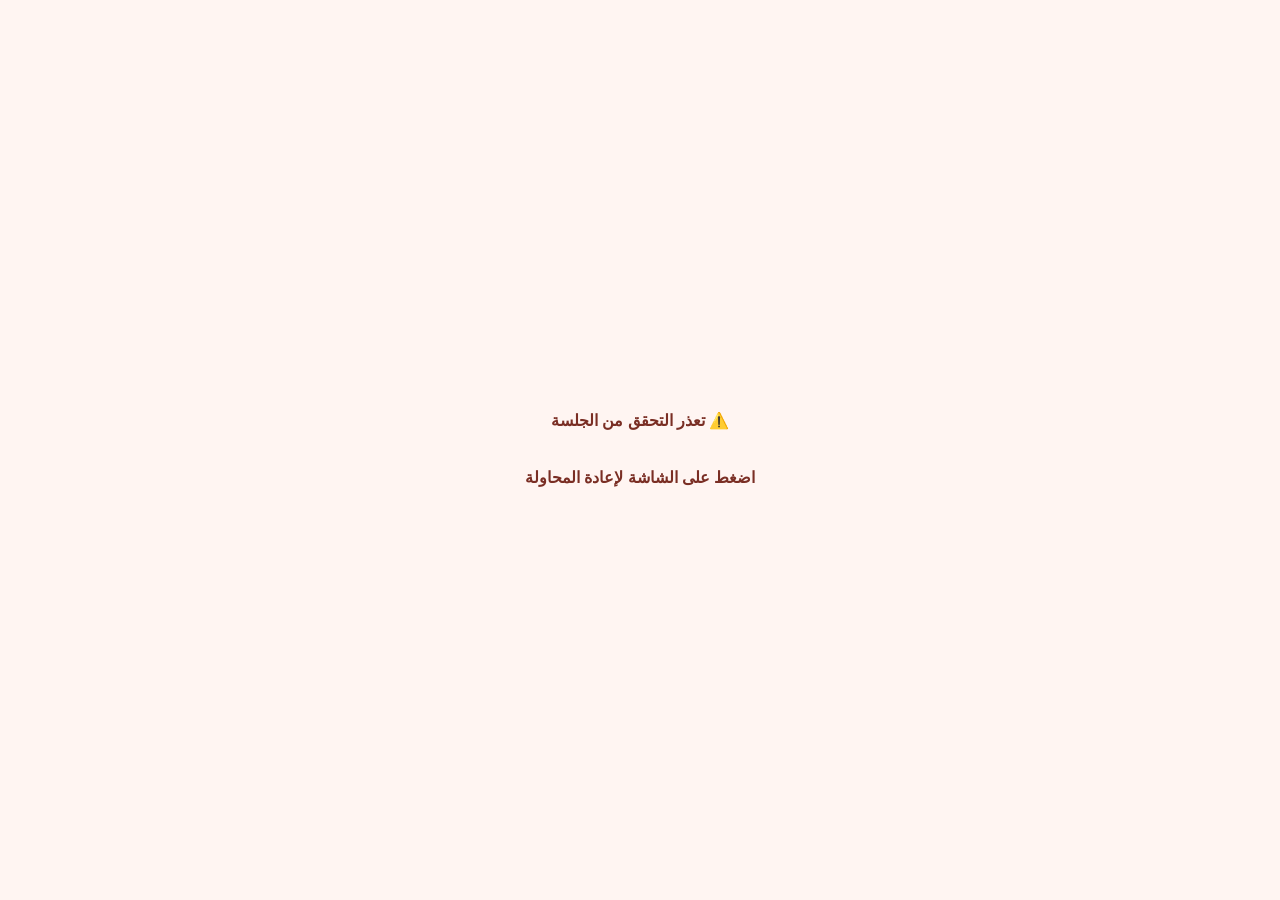
<file: dashboard.html>
<!doctype html>
<html lang="ar" dir="rtl">
<head>
  <meta name="robots" content="noindex,nofollow,noarchive,nosnippet">
  <meta name="referrer" content="no-referrer">

<meta charset="utf-8">
<meta name="viewport" content="width=device-width,initial-scale=1,viewport-fit=cover">
<title>طلبات الموقع - نوشي</title>
  <style id="noshi-auth-cloak">
body{visibility:hidden!important}
html{background:#f6f1ec!important;min-height:100%;color-scheme:light}
html::before{content:"🔐  جاري التحقق من الجلسة…\A\Aانتظر لحظات";white-space:pre-line;visibility:visible!important;position:fixed;z-index:2147483647;inset:0;display:grid;place-items:center;text-align:center;padding:24px;background:#f6f1ec;color:#3b302c;font:800 16px/1.8 -apple-system,BlinkMacSystemFont,"Segoe UI",Tahoma,Arial,sans-serif}
html[data-auth-state="slow"]::before{content:"⏳  التحقق أخذ وقتًا أطول من المعتاد…\A\Aلا تغلق التطبيق، نحاول إكمال الاتصال"}
html[data-auth-state="error"]::before{content:"⚠️  تعذر التحقق من الجلسة\A\Aاضغط على الشاشة لإعادة المحاولة";background:#fff5f2;color:#7a2e24}
html[data-theme="dark"]{background:#0b1016!important}
html[data-theme="dark"]::before{background:#0b1016;color:#f4f7fb}
html[data-theme="dark"][data-auth-state="error"]::before{background:#160f12;color:#ffb7b2}
</style>
<script>
(function(){
  window.__noshiAuthSlowTimer=setTimeout(function(){
    if(document.getElementById('noshi-auth-cloak')) document.documentElement.dataset.authState='slow';
  },6000);
  window.__noshiAuthFailTimer=setTimeout(function(){
    if(!document.getElementById('noshi-auth-cloak')) return;
    document.documentElement.dataset.authState='error';
    document.documentElement.addEventListener('click',function(){ location.reload(); },{once:true});
  },18000);
})();
</script>
  <link rel="stylesheet" href="css/tab.css?v=4.9.0">
  <link rel="stylesheet" href="css/dashboard.css?v=4.9.0">
<!-- NOSHI DARK THEME: all night-mode visual rules live only in css/dark-theme.css -->
<link rel="stylesheet" href="css/dark-theme.css?v=5.2.0">
<style id="noshi-phone-review-ui">
.phone-review-panel{
  width:min(calc(100% - 20px),520px);
  padding:18px 16px calc(18px + env(safe-area-inset-bottom));
  font-family:-apple-system,BlinkMacSystemFont,"Segoe UI",Tahoma,Arial,sans-serif;
  overflow-x:hidden
}
.phone-review-heading{display:flex;align-items:center;gap:10px;padding-inline-end:52px;margin-bottom:12px}
.phone-review-heading h2{margin:0!important;font-size:19px;color:#332a26}
.phone-review-heading p{margin:3px 0 0;color:#76655c;font-size:12px;line-height:1.45}
.phone-review-badge{width:32px;height:32px;min-width:32px;border-radius:10px;display:grid;place-items:center;background:#fff1df;color:#a65300;font-weight:950}
.phone-review-client{display:flex;align-items:center;justify-content:space-between;gap:10px;background:#fffaf6;border:1px solid #f3e7df;border-radius:10px;padding:9px 11px;margin-bottom:8px}
.phone-review-client span{font-size:12px;color:#8b6e60;font-weight:800}
.phone-review-client strong{font-size:15px;color:#2f2723;font-weight:950}
.phone-review-numbers{display:grid;grid-template-columns:1fr 1fr;gap:8px}
.phone-review-number{min-width:0;margin:0;border:1px solid #eee1d8;border-radius:11px;background:#fff;padding:9px 10px;text-align:right;font-family:inherit;color:#3b302c}
button.phone-review-number{cursor:pointer}
.phone-review-number span{display:block;font-size:11px;color:#8b6e60;font-weight:800;margin-bottom:4px}
.phone-review-number b{display:block;font-size:15px;font-weight:900;text-align:right}
.phone-review-number small{display:block;margin-top:3px;font-size:10px;color:#9a7d6e}
.phone-review-number.editable{background:#fffaf6}
.phone-review-number.editable:active{background:#fff4eb}
.phone-review-diff{margin-top:8px;border-radius:10px;padding:8px 10px;background:#fff8e1;border:1px solid #ffe0a6;color:#805c12;font-size:12px;font-weight:800}
.phone-review-edit{margin-top:8px;background:#fffaf6;border:1px solid #f3e7df;border-radius:11px;padding:9px}
.phone-review-edit label{display:block;font-size:11px;font-weight:800;color:#5f5048;margin-bottom:5px}
.phone-review-edit-row{display:grid;grid-template-columns:minmax(0,1fr) 64px;gap:7px}
.phone-review-edit input{width:100%;min-width:0;height:42px;border:1px solid #dfcdc1;border-radius:10px;padding:7px 9px;font:700 14px -apple-system,BlinkMacSystemFont,"Segoe UI",Tahoma,Arial,sans-serif;text-align:right}
.phone-review-edit button{border:0;border-radius:10px;background:#5d4037;color:#fff;font-weight:900;font-family:inherit}
.phone-review-decisions{display:grid;grid-template-columns:1fr 1fr;gap:8px;margin-top:12px}
.phone-review-decisions button{min-width:0;min-height:46px;border-radius:12px;font:900 14px -apple-system,BlinkMacSystemFont,"Segoe UI",Tahoma,Arial,sans-serif}
.phone-review-confirm{border:0;background:#2e9c57;color:#fff}
.phone-review-new{border:1px solid #dfcdc1;background:#fff;color:#5d4037}
.phone-check-alert{display:flex;align-items:center;gap:8px;margin:8px 0;padding:8px 9px;background:#fff8e1;border:1px solid #ffe0a6;border-radius:10px;color:#6f5318}
.phone-check-alert>span{width:24px;height:24px;min-width:24px;border-radius:8px;display:grid;place-items:center;background:#ffe9b6;color:#8a6110;font-weight:950}
.phone-check-alert b{display:block;font-size:12px;line-height:1.35}
.phone-check-alert small{display:block;margin-top:1px;font-size:10px;color:#8b7446}
@media(max-width:520px){
 .phone-review-panel{width:calc(100% - 14px);padding:16px 13px calc(16px + env(safe-area-inset-bottom))}
 .phone-review-heading{padding-inline-end:48px}
 .phone-review-numbers{grid-template-columns:1fr}
 .phone-review-decisions{grid-template-columns:1fr}
 .phone-review-decisions button{min-height:48px;font-size:15px}
}
</style>
</head>
<body>
<!-- NOSHI PAGE MAP: dashboard.html
     CSS: css/dashboard.css
     JS: js/dashboard.js
     Shared files remain shared. Do not change data keys during UI maintenance.
-->
<main class="wrap">
  <div class="top"><img class="logo" src="images/Noshi.webp" alt="Noshi"><div class="title"><h1>طلبات الموقع الخارجي</h1><p id="who" class="hidden"></p></div><button class="iconbtn" id="logoutBtn" title="تسجيل الخروج">↪️</button></div>
  <nav class="navtabs" aria-label="التنقل الرئيسي">
    <a href="index.html">🛍️ المنتجات</a>
    <a href="dashboard.html" class="active" aria-current="page">🌐 طلبات الموقع</a>
    <a href="order.html">📦 الطلبيات</a>
    <a href="client.html">👥 العملاء</a>
    <a href="mandoubs.html">🚚 المناديب</a>
    <a href="sales.html">📊 الاحصائيات</a>
    <a href="expenses.html">💳 المصروفات</a>
    <a href="client-products.html">⏰ تسليم الطلبات</a>
  </nav>
  <div class="bar"><button class="refresh" id="refreshBtn">↻ تحديث الطلبات</button></div>
  <div id="cloudState" class="state cloud hidden"></div>
  <div id="list" class="grid"><div class="state">جاري تجهيز لوحة الطلبات…</div></div>
</main>

<div id="detailsSheet" class="sheet" aria-hidden="true"><section class="panel" role="dialog" aria-modal="true"><button class="close" data-close="detailsSheet">×</button><h2>تفاصيل الطلب</h2><div id="detailsBody"></div></section></div>
<div id="phoneReviewSheet" class="sheet" aria-hidden="true">
  <section class="panel phone-review-panel" role="dialog" aria-modal="true" dir="rtl">
    <button class="close" data-close="phoneReviewSheet">×</button>

    <div class="phone-review-heading">
      <span class="phone-review-badge">!</span>
      <div>
        <h2>تحقق من رقم الجوال</h2>
        <p>يوجد رقم قريب لعميلة مسجلة في نوشي.</p>
      </div>
    </div>

    <div class="phone-review-client">
      <span>العميلة المحتملة</span>
      <strong id="reviewCandidate"></strong>
    </div>

    <div class="phone-review-numbers">
      <button type="button" id="reviewIncoming" class="phone-review-number editable">
        <span>المدخل من قبل العميلة</span>
        <b dir="ltr"></b>
        <small>اضغط لتعديل الرقم</small>
      </button>
      <div class="phone-review-number">
        <span>الرقم لدى نظام نوشي</span>
        <b id="reviewSaved" dir="ltr"></b>
        <small>الرقم المسجل</small>
      </div>
    </div>

    <div id="reviewDiff" class="phone-review-diff"></div>

    <div id="reviewEditWrap" class="phone-review-edit hidden">
      <label for="reviewEditPhone">تعديل رقم الجوال</label>
      <div class="phone-review-edit-row">
        <input id="reviewEditPhone" dir="ltr" inputmode="tel">
        <button id="reviewEditBtn" type="button">حفظ</button>
      </div>
    </div>

    <div class="phone-review-decisions">
      <button id="reviewSameBtn" class="phone-review-confirm">هي نفس العميلة</button>
      <button id="reviewNewBtn" class="phone-review-new">عميلة جديدة</button>
    </div>
    <div id="reviewMsg" class="msg"></div>
  </section>
</div>
<div id="clientSheet" class="sheet" aria-hidden="true"><section class="panel client-panel" role="dialog" aria-modal="true"><button class="close" data-close="clientSheet">×</button><h2>إضافة عميلة جديدة</h2><p class="client-intro">هذا الرقم غير مسجل حاليًا. راجع البيانات ثم أضف العميلة قبل تجهيز الطلب.</p><div class="client-fields"><div class="field phone-field"><label>رقم الجوال</label><input id="newPhone" dir="ltr"></div><div class="field name-field"><label>اسم العميلة</label><input id="newName" autocomplete="off" placeholder="مثال: أم محمد"></div><div class="field date-field"><label>تاريخ الانضمام</label><input id="joinDate" type="date"></div></div><button id="createClientBtn" class="accept client-create-btn">إنشاء العميلة</button><div id="clientMsg" class="msg"></div></section></div>

<script src="config.js?v=4.9.0"></script><script src="auth.js?v=4.9.0"></script><script src="theme.js?v=5.0.0"></script><script src="db.js?v=4.9.0"></script><script src="incoming.js?v=5.2.0"></script><script src="ui-modal.js?v=5.1.0"></script><script src="invoice.js?v=4.9.0"></script>
<!-- NOSHI: original inline script #1; same execution position, now external. -->
<script src="js/dashboard.js?v=5.2.0"></script>
<script src="display-format.js?v=1.0.0" defer></script>
</body></html>
</file>
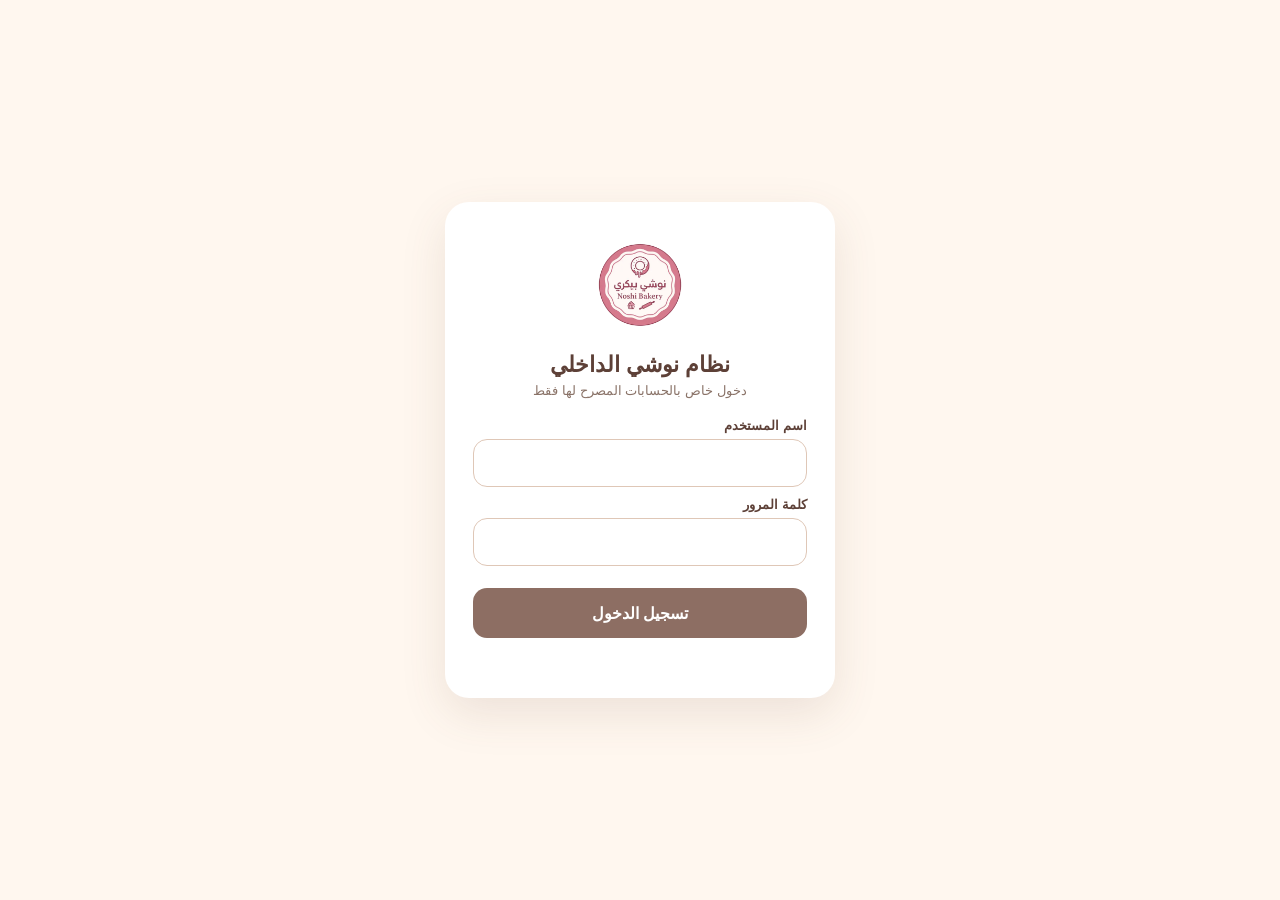
<file: login.html>
<!doctype html><html lang="ar" dir="rtl"><head>
  <meta name="robots" content="noindex,nofollow,noarchive,nosnippet">
  <meta name="referrer" content="no-referrer">
<meta charset="utf-8"><meta name="viewport" content="width=device-width,initial-scale=1,viewport-fit=cover"><title>تسجيل الدخول - نوشي</title><!-- NOSHI: styles for this exact position live in css/login.css. -->
<link rel="stylesheet" href="css/login.css?v=4.9.0"><!-- NOSHI DARK THEME: all night-mode visual rules live only in css/dark-theme.css -->
<link rel="stylesheet" href="css/dark-theme.css?v=5.2.0">
</head><body>
<!-- NOSHI PAGE MAP: login.html
     CSS: css/login.css
     JS: js/login.js
     Shared files remain shared. Do not change data keys during UI maintenance.
--><main class="card"><img class="logo" src="images/Noshi.webp" alt="Noshi"><h1>نظام نوشي الداخلي</h1><p class="sub">دخول خاص بالحسابات المصرح لها فقط</p><form id="loginForm"><div class="field"><label for="username">اسم المستخدم</label><input id="username" autocomplete="username" required></div><div class="field"><label for="password">كلمة المرور</label><input id="password" type="password" autocomplete="current-password" required></div><button id="submitBtn" type="submit">تسجيل الدخول</button><div id="error" class="error"></div><div id="cloudNote" class="note" hidden>صفحة الدخول جاهزة، وستعمل بعد تفعيل Cloudflare في config.js.</div></form></main><script src="config.js?v=4.9.0"></script><script src="auth.js?v=4.9.0"></script><script src="theme.js?v=5.0.0"></script><!-- NOSHI: original inline script #1; same execution position, now external. -->
<script src="js/login.js?v=4.9.0"></script><script src="display-format.js?v=1.0.0" defer></script>
</body></html>
</file>
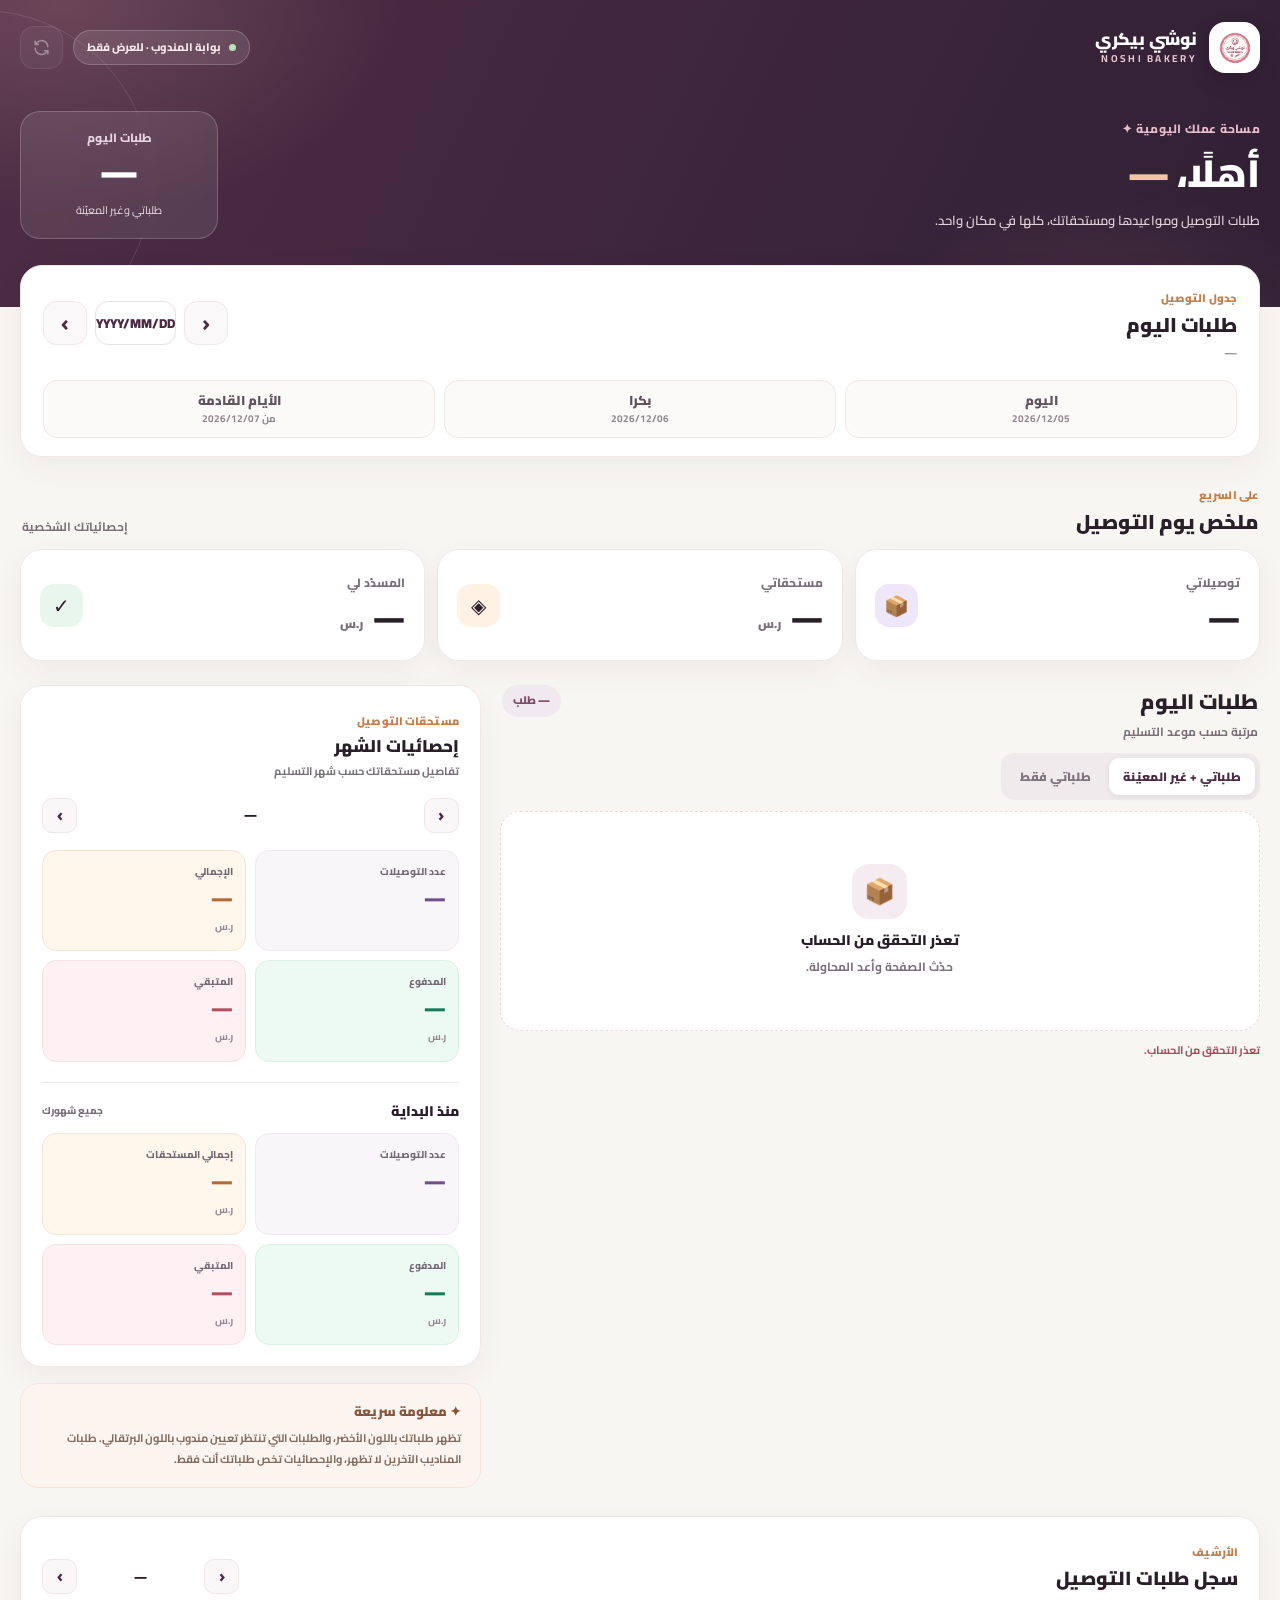
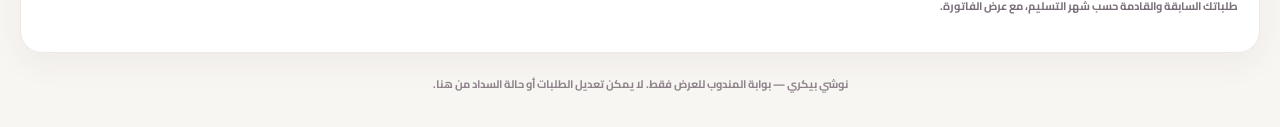
<file: mandorder.html>
<!doctype html>
<html lang="ar" dir="rtl">
  <head>
    <meta charset="UTF-8" />
    <meta
      name="viewport"
      content="width=device-width, initial-scale=1, viewport-fit=cover"
    />
    <meta name="robots" content="noindex,nofollow,noarchive,nosnippet" />
    <title>بوابة المندوب | نوشي بيكري</title>
    <link rel="preconnect" href="https://fonts.googleapis.com" />
    <link rel="preconnect" href="https://fonts.gstatic.com" crossorigin />
    <link
      href="https://fonts.googleapis.com/css2?family=Cairo:wght@400;500;600;700;800;900&display=swap"
      rel="stylesheet"
    />
    <style>
      :root {
        color-scheme: light;
        --bg: #f8f6f3;
        --paper: #fff;
        --ink: #291f29;
        --muted: #786f78;
        --line: #eee8e7;
        --plum: #4b2b43;
        --plum-dark: #341f32;
        --rose: #af7d91;
        --orange: #c67d48;
        --orange-soft: #fff1e5;
        --violet: #f0ebfa;
        --green: #13795b;
        --green-soft: #eaf7ef;
        --red: #a44452;
        --red-soft: #fff0f1;
        --shadow: 0 10px 32px rgba(55, 35, 50, 0.055);
      }
      * {
        box-sizing: border-box;
      }
      html {
        scroll-behavior: smooth;
      }
      body {
        margin: 0;
        background: var(--bg);
        color: var(--ink);
        font-family:
          "Cairo",
          -apple-system,
          BlinkMacSystemFont,
          "Segoe UI",
          sans-serif;
        font-variant-numeric: lining-nums tabular-nums;
        line-height: 1.6;
        -webkit-font-smoothing: antialiased;
      }
      button,
      input {
        font: inherit;
      }
      button {
        cursor: pointer;
        -webkit-tap-highlight-color: transparent;
      }
      button:disabled {
        cursor: not-allowed;
        opacity: 0.4;
      }
      button:focus-visible,
      input:focus-visible {
        outline: 3px solid #b988c3;
        outline-offset: 3px;
      }
      .container {
        width: min(1240px, calc(100% - 40px));
        margin-inline: auto;
      }
      .hero {
        background:
          radial-gradient(
            ellipse 470px 300px at 5% 0%,
            rgba(223, 164, 162, 0.21),
            transparent 72%
          ),
          radial-gradient(
            ellipse 380px 300px at 87% 130%,
            rgba(192, 116, 143, 0.22),
            transparent 70%
          ),
          linear-gradient(115deg, #4d2d45, #302033);
        color: #fff;
        overflow: hidden;
        position: relative;
        padding: 22px 0 68px;
      }
      .hero:after {
        content: "";
        position: absolute;
        width: 340px;
        height: 340px;
        left: -190px;
        top: 10px;
        border: 1px solid rgba(255, 255, 255, 0.11);
        border-radius: 50%;
        pointer-events: none;
      }
      .hero .container {
        position: relative;
        z-index: 1;
      }
      .hero-bar {
        display: flex;
        align-items: center;
        justify-content: space-between;
        gap: 16px;
      }
      .brand {
        display: flex;
        align-items: center;
        gap: 12px;
      }
      .brand-icon {
        width: 51px;
        height: 51px;
        display: grid;
        place-items: center;
        background: #fff;
        border-radius: 16px;
        box-shadow: 0 8px 22px rgba(0, 0, 0, 0.12);
      }
      .brand-icon img {
        width: 40px;
        height: 40px;
        object-fit: contain;
      }
      .brand strong {
        display: block;
        font-size: 17px;
        font-weight: 900;
        letter-spacing: -0.2px;
        line-height: 1.3;
      }
      .brand small {
        display: block;
        font-size: 10px;
        font-weight: 700;
        letter-spacing: 2.3px;
        color: #e9c8d5;
        direction: ltr;
        text-align: right;
      }
      .hero-actions {
        display: flex;
        align-items: center;
        gap: 10px;
      }
      .readonly {
        border: 1px solid rgba(255, 255, 255, 0.19);
        background: rgba(255, 255, 255, 0.1);
        padding: 8px 13px;
        border-radius: 999px;
        color: #f9e9ef;
        font-size: 11px;
        font-weight: 800;
        white-space: nowrap;
      }
      .readonly:before {
        content: "";
        display: inline-block;
        width: 7px;
        height: 7px;
        border-radius: 50%;
        background: #bcdfba;
        margin-left: 8px;
      }
      .refresh {
        width: 43px;
        height: 43px;
        border-radius: 14px;
        background: rgba(255, 255, 255, 0.1);
        color: #fff;
        border: 1px solid rgba(255, 255, 255, 0.19);
        display: grid;
        place-items: center;
        transition: background 0.2s;
      }
      .refresh:hover {
        background: rgba(255, 255, 255, 0.2);
      }
      .refresh svg {
        width: 19px;
        height: 19px;
        fill: none;
        stroke: currentColor;
        stroke-width: 2;
        stroke-linecap: round;
        stroke-linejoin: round;
      }
      .hero-content {
        display: flex;
        align-items: center;
        justify-content: space-between;
        gap: 25px;
        margin-top: 38px;
      }
      .hero-copy {
        min-width: 0;
      }
      .eyebrow {
        font-size: 12px;
        font-weight: 800;
        letter-spacing: 0.3px;
        color: #e7bccd;
        margin: 0 0 8px;
      }
      .hero h1 {
        font-size: clamp(24px, 3vw, 38px);
        font-weight: 900;
        line-height: 1.45;
        margin: 0;
      }
      .hero h1 span {
        color: #f3c4a2;
        overflow-wrap: anywhere;
      }
      .hero-sub {
        color: #e0d1da;
        font-weight: 600;
        font-size: 13px;
        margin: 9px 0 0;
      }
      .hero-feature {
        min-width: 198px;
        border-radius: 20px;
        border: 1px solid rgba(255, 255, 255, 0.2);
        background: rgba(255, 255, 255, 0.09);
        backdrop-filter: blur(6px);
        padding: 16px 20px;
        text-align: center;
        flex-shrink: 0;
      }
      .hero-feature .sub {
        display: block;
        color: #ead6e3;
        font-weight: 800;
        font-size: 12px;
      }
      .hero-feature strong {
        display: block;
        font-size: 35px;
        line-height: 1.4;
        font-weight: 900;
      }
      .hero-feature .foot {
        font-size: 11px;
        color: #eddbe4;
      }
      .content {
        margin-top: -42px;
        position: relative;
        z-index: 2;
        padding-bottom: 28px;
      }
      .surface {
        background: var(--paper);
        border: 1px solid var(--line);
        border-radius: 22px;
        box-shadow: var(--shadow);
      }
      .date-panel {
        padding: 18px 22px;
      }
      .date-panel-top {
        display: flex;
        justify-content: space-between;
        align-items: center;
        gap: 16px;
      }
      .section-kicker {
        font-size: 11px;
        color: var(--orange);
        font-weight: 900;
        letter-spacing: 0.1px;
      }
      .date-panel h2,
      .section-head h2 {
        font-size: 20px;
        font-weight: 900;
        line-height: 1.4;
        margin: 2px 0 0;
      }
      .date-panel p,
      .section-head p {
        font-size: 12px;
        color: var(--muted);
        font-weight: 600;
        margin: 4px 0 0;
      }
      .date-navigation {
        display: flex;
        align-items: center;
        gap: 8px;
      }
      .square-btn {
        height: 44px;
        min-width: 44px;
        border: 1px solid var(--line);
        border-radius: 13px;
        background: #faf8f8;
        color: var(--plum);
        font-size: 24px;
        font-weight: 800;
        display: grid;
        place-items: center;
      }
      .square-btn:hover {
        background: #f2eaf0;
      }
      .date-input {
        height: 44px;
        max-width: 165px;
        min-width: 0;
        padding: 0 10px;
        border-radius: 13px;
        border: 1px solid var(--line);
        background: #faf8f8;
        color: var(--ink);
        font-size: 12px;
        font-weight: 800;
        direction: ltr;
        cursor: pointer;
      }
      .day-tabs {
        display: grid;
        grid-template-columns: repeat(3, minmax(0, 1fr));
        gap: 9px;
        margin-top: 17px;
      }
      .day-tab {
        border: 1px solid var(--line);
        background: #fbfaf9;
        color: #62545e;
        border-radius: 14px;
        min-height: 58px;
        padding: 8px 10px;
        font-size: 13px;
        font-weight: 900;
        transition:
          background 0.15s,
          border-color 0.15s,
          transform 0.15s;
      }
      .day-tab small {
        display: block;
        font-size: 10px;
        font-weight: 700;
        color: #91868d;
        margin-top: 1px;
      }
      .day-tab.active {
        background: #f5ebf1;
        border: 1.5px solid #a97294;
        color: #603551;
      }
      .day-tab.active small {
        color: #8e6580;
      }
      .day-tab:hover {
        transform: translateY(-1px);
      }
      .overview {
        margin-top: 24px;
      }
      .section-head {
        display: flex;
        align-items: end;
        justify-content: space-between;
        gap: 15px;
        margin: 0 2px 13px;
      }
      .section-head .subtle {
        font-size: 12px;
        color: var(--muted);
        font-weight: 700;
      }
      .day-summary {
        display: grid;
        grid-template-columns: repeat(3, minmax(0, 1fr));
        gap: 12px;
      }
      .metric {
        padding: 19px 19px 18px;
        display: flex;
        justify-content: space-between;
        gap: 10px;
        align-items: center;
        min-height: 112px;
      }
      .metric-icon {
        width: 43px;
        height: 43px;
        display: grid;
        place-items: center;
        border-radius: 14px;
        font-size: 20px;
        flex-shrink: 0;
      }
      .metric-icon.violet {
        background: #eee7fa;
      }
      .metric-icon.peach {
        background: #fff1e3;
      }
      .metric-icon.mint {
        background: #e8f6ee;
      }
      .metric-label {
        display: block;
        font-size: 12px;
        font-weight: 800;
        color: var(--muted);
      }
      .metric-number {
        display: block;
        margin-top: 4px;
        font-size: clamp(22px, 2.3vw, 30px);
        font-weight: 900;
        line-height: 1.4;
        white-space: nowrap;
      }
      .metric-number small {
        font-size: 12px;
        color: var(--muted);
        margin-right: 4px;
      }
      .metric.helper {
        align-items: center;
      }
      .main-grid {
        display: grid;
        grid-template-columns: minmax(0, 1.65fr) minmax(310px, 1fr);
        gap: 19px;
        align-items: start;
        margin-top: 24px;
      }
      .schedule {
        min-width: 0;
      }
      .schedule-head {
        display: flex;
        justify-content: space-between;
        align-items: flex-start;
        gap: 12px;
        margin: 0 2px 12px;
      }
      .schedule-head h2 {
        font-size: 21px;
        margin: 0;
        font-weight: 900;
      }
      .schedule-head p {
        margin: 3px 0 0;
        color: var(--muted);
        font-size: 12px;
        font-weight: 700;
      }
      .count-chip {
        background: #f1e9f0;
        color: #7b4d69;
        padding: 7px 11px;
        border-radius: 999px;
        font-size: 11px;
        font-weight: 900;
        white-space: nowrap;
      }
      .scope-toggle {
        display: inline-flex;
        align-items: center;
        gap: 4px;
        padding: 5px;
        background: #efebed;
        border-radius: 13px;
        margin-bottom: 11px;
      }
      .scope-toggle[hidden] {
        display: none;
      }
      .scope-toggle button {
        border: 0;
        border-radius: 10px;
        background: transparent;
        color: #80737d;
        padding: 8px 14px;
        font-size: 12px;
        font-weight: 900;
        min-height: 37px;
      }
      .scope-toggle button.active {
        background: #fff;
        color: var(--plum);
        box-shadow: 0 2px 7px rgba(38, 30, 39, 0.08);
      }
      .order-list {
        display: grid;
        gap: 12px;
      }
      .order-card {
        border: 1px solid var(--line);
        border-radius: 20px;
        background: var(--paper);
        overflow: hidden;
        box-shadow: var(--shadow);
        position: relative;
      }
      .order-card.own {
        border-color: #dfc1b2;
        box-shadow: 0 10px 27px rgba(191, 120, 71, 0.09);
      }
      .order-card-top {
        padding: 16px 18px 13px;
        display: flex;
        justify-content: space-between;
        align-items: center;
        gap: 14px;
        background: #fff;
      }
      .order-card.own .order-card-top {
        background: linear-gradient(95deg, #fff7f1, #fff);
      }
      .order-identity {
        min-width: 0;
      }
      .identity-top {
        display: flex;
        align-items: center;
        flex-wrap: wrap;
        gap: 8px;
      }
      .order-number {
        font-weight: 900;
        font-size: 17px;
        direction: ltr;
        unicode-bidi: isolate;
      }
      .source-pill {
        display: inline-flex;
        align-items: center;
        gap: 5px;
        border-radius: 7px;
        background: #f2eefa;
        color: #70548e;
        padding: 3px 8px;
        font-weight: 900;
        font-size: 10px;
      }
      .source-pill.internal {
        background: #f0f0f0;
        color: #686169;
      }
      .own-tag {
        background: #fff0da;
        color: #a26a2f;
        font-size: 10px;
        font-weight: 900;
        border-radius: 7px;
        padding: 3px 8px;
      }
      .order-identity .order-sub {
        margin: 2px 0 0;
        color: #91848b;
        font-size: 11px;
        font-weight: 700;
      }
      .delivery-time {
        text-align: left;
        flex-shrink: 0;
      }
      .delivery-time .clock {
        font-size: 19px;
        font-weight: 900;
        color: var(--plum);
        direction: ltr;
        unicode-bidi: isolate;
      }
      .delivery-time .clock-label {
        display: block;
        font-size: 10px;
        color: var(--muted);
        font-weight: 800;
        text-align: left;
      }
      .order-card-body {
        border-top: 1px solid #f2eeec;
        padding: 16px 18px 17px;
      }
      .customer-row {
        display: flex;
        justify-content: space-between;
        align-items: flex-start;
        gap: 12px;
      }
      .customer-meta {
        min-width: 0;
      }
      .customer-label {
        font-size: 10px;
        font-weight: 800;
        color: #a1979b;
      }
      .customer-name {
        font-size: 17px;
        font-weight: 900;
        overflow-wrap: anywhere;
      }
      .driver-name {
        font-size: 12px;
        font-weight: 700;
        color: #7f7378;
        margin-top: 4px;
      }
      .fee {
        white-space: nowrap;
        text-align: left;
      }
      .fee .number {
        font-size: 20px;
        display: block;
        font-weight: 900;
        line-height: 1.4;
      }
      .fee .label {
        font-size: 10px;
        color: var(--muted);
        font-weight: 800;
        display: block;
      }
      .items-box {
        border: 1px solid #f1ece9;
        border-radius: 13px;
        background: #faf8f6;
        padding: 11px 13px;
        margin-top: 14px;
      }
      .items-label {
        color: #8c7e83;
        font-size: 10px;
        font-weight: 900;
        margin-bottom: 6px;
      }
      .item-list {
        display: grid;
        gap: 4px;
      }
      .item-line {
        font-size: 12px;
        font-weight: 700;
        display: flex;
        align-items: baseline;
        gap: 8px;
      }
      .item-line:before {
        content: "";
        width: 5px;
        height: 5px;
        border-radius: 50%;
        background: #c49e89;
        flex-shrink: 0;
      }
      .item-line span {
        overflow-wrap: anywhere;
      }
      .item-line strong {
        margin-right: auto;
        background: #fff;
        border: 1px solid #eee8e6;
        color: #674f54;
        border-radius: 7px;
        padding: 0 6px;
        font-size: 11px;
        flex-shrink: 0;
      }
      .item-empty {
        font-size: 12px;
        color: var(--muted);
      }
      .order-footer {
        display: flex;
        align-items: center;
        justify-content: space-between;
        flex-wrap: wrap;
        gap: 9px;
        margin-top: 13px;
      }
      .badges {
        display: flex;
        flex-wrap: wrap;
        gap: 6px;
      }
      .pill {
        padding: 5px 9px;
        border-radius: 8px;
        font-size: 10px;
        font-weight: 900;
        background: #f2eeee;
        color: #746c73;
      }
      .pill.cash {
        background: #e8f5eb;
        color: #207449;
      }
      .pill.transfer {
        background: #eaf2ff;
        color: #3a64a6;
      }
      .pill.paid {
        background: var(--green-soft);
        color: var(--green);
      }
      .pill.unpaid {
        background: var(--red-soft);
        color: var(--red);
      }
      .details-btn {
        border: 1px solid #e7d9df;
        background: #fff;
        color: #794c68;
        padding: 8px 12px;
        border-radius: 10px;
        font-size: 11px;
        font-weight: 900;
        min-height: 37px;
      }
      .details-btn:hover {
        background: #f9f0f6;
      }
      .insights {
        display: grid;
        gap: 16px;
        min-width: 0;
      }
      .insight-card {
        padding: 21px;
      }
      .insight-title {
        display: flex;
        justify-content: space-between;
        align-items: flex-start;
        gap: 8px;
      }
      .insight-title h2 {
        font-size: 17px;
        font-weight: 900;
        margin: 0;
      }
      .insight-title p {
        color: var(--muted);
        margin: 3px 0 0;
        font-size: 11px;
        font-weight: 700;
      }
      .period-controls {
        display: flex;
        align-items: center;
        gap: 5px;
        margin-top: 17px;
      }
      .period-btn {
        border: 1px solid var(--line);
        background: #faf7f9;
        border-radius: 10px;
        min-width: 35px;
        height: 35px;
        color: var(--plum);
        font-size: 18px;
        font-weight: 900;
      }
      .period-label {
        font-size: 12px;
        font-weight: 900;
        flex: 1;
        text-align: center;
      }
      .finance-grid {
        display: grid;
        grid-template-columns: repeat(2, minmax(0, 1fr));
        gap: 9px;
        margin-top: 17px;
      }
      .finance-box {
        min-width: 0;
        background: #f8f6f9;
        border-radius: 14px;
        padding: 13px 12px;
        border: 1px solid #f0ebf0;
      }
      .finance-box .fin-label {
        font-size: 10px;
        font-weight: 800;
        color: #736974;
        display: block;
      }
      .finance-box .fin-value {
        display: block;
        font-size: 20px;
        font-weight: 900;
        margin-top: 3px;
        line-height: 1.45;
        overflow-wrap: anywhere;
      }
      .finance-box .fin-unit {
        font-size: 10px;
        font-weight: 700;
        color: #938792;
      }
      .finance-box.total {
        background: #fff6ec;
        border-color: #f6e5d2;
      }
      .finance-box.total .fin-value {
        color: #b16c35;
      }
      .finance-box.paid {
        background: #edfaf3;
        border-color: #d9f0e3;
      }
      .finance-box.paid .fin-value {
        color: #147a59;
      }
      .finance-box.remaining {
        background: #fff1f3;
        border-color: #f6e1e5;
      }
      .finance-box.remaining .fin-value {
        color: #af5160;
      }
      .finance-box.orders-total .fin-value {
        color: #70508a;
      }
      .insight-divider {
        height: 1px;
        background: var(--line);
        margin: 20px 0 17px;
      }
      .lifetime-heading {
        display: flex;
        align-items: center;
        justify-content: space-between;
        gap: 8px;
      }
      .lifetime-heading h3 {
        font-size: 14px;
        font-weight: 900;
        margin: 0;
      }
      .lifetime-heading span {
        font-size: 10px;
        color: var(--muted);
        font-weight: 800;
      }
      .lifetime-grid {
        margin-top: 11px;
      }
      .info-card {
        background: #fbf4ef;
        border: 1px solid #f3e4db;
        border-radius: 18px;
        padding: 17px 19px;
      }
      .info-card h3 {
        font-size: 13px;
        font-weight: 900;
        margin: 0 0 6px;
        color: #86533c;
      }
      .info-card p {
        font-size: 11px;
        font-weight: 700;
        color: #826c60;
        margin: 0;
        line-height: 1.9;
      }
      .history-panel {
        margin-top: 28px;
        padding: 21px;
      }
      .history-head {
        display: flex;
        align-items: center;
        justify-content: space-between;
        gap: 15px;
      }
      .history-title h2 {
        font-size: 19px;
        font-weight: 900;
        margin: 0;
      }
      .history-title p {
        color: var(--muted);
        font-size: 11px;
        font-weight: 700;
        margin: 4px 0 0;
      }
      .history-controls {
        display: flex;
        align-items: center;
        gap: 6px;
      }
      .history-controls .period-label {
        min-width: 115px;
        font-size: 12px;
      }
      .history-list {
        display: grid;
        gap: 9px;
        margin-top: 16px;
      }
      .history-row {
        display: grid;
        grid-template-columns: minmax(125px, 1fr) minmax(
            115px,
            1fr
          ) auto auto auto;
        gap: 12px;
        align-items: center;
        padding: 13px 15px;
        border-radius: 14px;
        background: #fbfafa;
        border: 1px solid #f0ebeb;
      }
      .history-customer {
        font-size: 13px;
        font-weight: 900;
        overflow-wrap: anywhere;
      }
      .history-caption {
        font-size: 10px;
        font-weight: 700;
        color: var(--muted);
        margin-top: 1px;
      }
      .history-value {
        font-size: 13px;
        font-weight: 900;
        white-space: nowrap;
      }
      .history-date {
        font-size: 11px;
        color: var(--muted);
        font-weight: 800;
      }
      .history-actions {
        display: flex;
        align-items: center;
        justify-content: flex-end;
        gap: 9px;
      }
      .history-row .details-btn {
        white-space: nowrap;
      }
      .empty {
        padding: 52px 22px;
        border: 1px dashed #e6dce2;
        border-radius: 20px;
        text-align: center;
        background: #fff;
        color: var(--muted);
      }
      .empty-icon {
        width: 55px;
        height: 55px;
        border-radius: 17px;
        background: #f5ecf1;
        display: grid;
        place-items: center;
        font-size: 25px;
        margin: 0 auto 10px;
      }
      .empty strong {
        display: block;
        font-size: 14px;
        color: var(--ink);
        font-weight: 900;
      }
      .empty p {
        font-size: 12px;
        font-weight: 700;
        line-height: 1.8;
        margin: 5px 0 0;
      }
      .status-note {
        font-size: 11px;
        font-weight: 700;
        color: #857781;
        margin-top: 11px;
        min-height: 16px;
      }
      .status-note.error {
        color: #ad485b;
      }
      .footer-note {
        text-align: center;
        color: #8e838a;
        font-size: 11px;
        font-weight: 700;
        padding: 23px 5px 5px;
      }
      body.auth-loading {
        visibility: hidden;
      }
      @media (max-width: 1050px) {
        .main-grid {
          grid-template-columns: minmax(0, 1.4fr) minmax(285px, 1fr);
        }
        .metric {
          padding: 16px;
        }
        .history-row {
          grid-template-columns: minmax(120px, 1fr) minmax(
              110px,
              1fr
            ) auto auto auto;
          gap: 9px;
        }
      }
      @media (max-width: 830px) {
        .main-grid {
          grid-template-columns: 1fr;
        }
        .insights {
          grid-template-columns: 1fr 1fr;
          align-items: start;
        }
        .insight-card {
          grid-column: 1;
        }
        .info-card {
          grid-column: 2;
          grid-row: 1;
        }
        .history-row {
          grid-template-columns: repeat(2, minmax(0, 1fr)) auto auto;
        }
        .history-actions {
          grid-column: 4;
          grid-row: 1 / span 2;
        }
        .history-date {
          grid-column: 3;
          grid-row: 1 / span 2;
        }
      }
      @media (max-width: 610px) {
        .container {
          width: calc(100% - 26px);
        }
        .hero {
          padding: 15px 0 61px;
        }
        .brand-icon {
          width: 43px;
          height: 43px;
          border-radius: 13px;
        }
        .brand-icon img {
          width: 35px;
          height: 35px;
        }
        .brand strong {
          font-size: 15px;
        }
        .brand small {
          font-size: 9px;
        }
        .readonly {
          display: none;
        }
        .hero-content {
          margin-top: 27px;
          align-items: flex-start;
        }
        .hero h1 {
          font-size: 25px;
        }
        .hero-sub {
          font-size: 11px;
          max-width: 290px;
        }
        .hero-feature {
          min-width: 84px;
          padding: 9px 12px;
          border-radius: 14px;
        }
        .hero-feature strong {
          font-size: 24px;
        }
        .hero-feature .sub,
        .hero-feature .foot {
          font-size: 9px;
        }
        .content {
          margin-top: -37px;
        }
        .date-panel {
          padding: 16px;
        }
        .date-panel-top {
          align-items: flex-start;
          flex-direction: column;
          gap: 13px;
        }
        .date-panel h2 {
          font-size: 18px;
        }
        .date-navigation {
          width: 100%;
        }
        .date-navigation .square-btn {
          flex: 0 0 43px;
        }
        .date-input {
          max-width: none;
          flex: 1;
          width: 0;
        }
        .day-tabs {
          gap: 6px;
          margin-top: 13px;
        }
        .day-tab {
          padding: 7px 4px;
          font-size: 11px;
          min-height: 56px;
        }
        .day-tab small {
          font-size: 9px;
        }
        .overview {
          margin-top: 20px;
        }
        .section-head h2 {
          font-size: 17px;
        }
        .day-summary {
          gap: 8px;
        }
        .metric {
          display: block;
          padding: 11px 10px;
          min-height: 119px;
          border-radius: 17px;
        }
        .metric-icon {
          width: 31px;
          height: 31px;
          border-radius: 10px;
          font-size: 16px;
          margin-bottom: 7px;
        }
        .metric-label {
          font-size: 10px;
          line-height: 1.45;
        }
        .metric-number {
          font-size: 19px;
          margin-top: 6px;
        }
        .metric-number small {
          font-size: 9px;
          margin-right: 2px;
        }
        .main-grid {
          margin-top: 22px;
          gap: 19px;
        }
        .schedule-head h2 {
          font-size: 19px;
        }
        .order-card-top {
          padding: 13px;
        }
        .order-card-body {
          padding: 13px;
        }
        .order-number {
          font-size: 15px;
        }
        .delivery-time .clock {
          font-size: 17px;
        }
        .customer-name {
          font-size: 15px;
        }
        .fee .number {
          font-size: 18px;
        }
        .items-box {
          margin-top: 12px;
        }
        .insights {
          grid-template-columns: 1fr;
        }
        .insight-card,
        .info-card {
          grid-column: auto;
          grid-row: auto;
        }
        .insight-card {
          padding: 18px;
        }
        .history-panel {
          padding: 15px;
          margin-top: 21px;
        }
        .history-head {
          align-items: flex-start;
          flex-direction: column;
          gap: 12px;
        }
        .history-controls {
          width: 100%;
        }
        .history-controls .period-label {
          flex: 1;
        }
        .history-row {
          grid-template-columns: minmax(0, 1fr) auto;
          gap: 10px;
          padding: 13px;
        }
        .history-row .history-status {
          grid-column: 1;
          grid-row: 2;
        }
        .history-row .history-actions {
          grid-column: 2;
          grid-row: 1 / span 2;
          display: grid;
          justify-items: end;
        }
        .history-row .history-value-block {
          grid-column: 1;
          grid-row: 3;
        }
        .history-row .history-date {
          grid-column: 2;
          grid-row: 3;
          text-align: left;
        }
        .history-row .history-identity {
          grid-column: 1;
          grid-row: 1;
        }
        .footer-note {
          font-size: 10px;
        }
      }
      @media (max-width: 370px) {
        .hero-feature {
          display: none;
        }
        .metric-number {
          font-size: 17px;
        }
        .metric {
          padding: 10px 7px;
        }
        .scope-toggle button {
          padding: 8px 10px;
        }
        .order-footer {
          align-items: flex-start;
        }
        .order-card .details-btn {
          width: 100%;
        }
      }
      @media (prefers-reduced-motion: reduce) {
        html {
          scroll-behavior: auto;
        }
        .day-tab {
          transition: none;
        }
      }

      /* Visibility, date layout and time order specific to the driver portal. */
      .date-input-wrap {
        position: relative;
        display: flex;
        align-items: center;
        justify-content: center;
        flex: 0 1 166px;
        height: 44px;
        min-width: 0;
        border: 1px solid #e9dfe4;
        border-radius: 13px;
        background: #fff;
        cursor: pointer;
      }
      .date-input-wrap:focus-within {
        outline: 3px solid #b988c3;
        outline-offset: 3px;
      }
      .date-display {
        font-family: inherit;
        font-size: 13px;
        font-weight: 900;
        color: var(--plum);
        white-space: nowrap;
        direction: ltr;
        unicode-bidi: isolate;
      }
      .date-input-wrap .date-input {
        position: absolute;
        inset: 0;
        opacity: 0;
        max-width: none;
        min-width: 0;
        width: 100%;
        height: 100%;
        padding: 0;
        margin: 0;
        cursor: pointer;
      }
      .order-card.own {
        border: 2px solid #18815d;
        background: #f3fbf6;
        box-shadow: 0 8px 26px rgba(13, 112, 72, 0.12);
      }
      .order-card.own .order-card-top {
        background: #e9f7ed;
      }
      .order-card.unassigned {
        border: 2px solid #da8a32;
        background: #fffaf0;
        box-shadow: 0 8px 26px rgba(183, 119, 29, 0.09);
      }
      .order-card.unassigned .order-card-top {
        background: #fff0d6;
      }
      .assignment-tag {
        display: inline-flex;
        align-items: center;
        border-radius: 8px;
        padding: 4px 9px;
        font-weight: 900;
        font-size: 11px;
      }
      .assignment-tag.own-tag {
        background: #137951;
        color: white;
      }
      .assignment-tag.available-tag {
        background: #b76617;
        color: white;
      }
      .waiting-driver {
        color: #a35f17;
        font-weight: 900;
      }
      .delivery-time .clock {
        display: inline-flex;
        flex-direction: row;
        direction: ltr;
        align-items: baseline;
        gap: 6px;
        unicode-bidi: isolate;
      }
      .clock-period {
        font-size: 0.75em;
        font-weight: 900;
        color: #854875;
      }
      .clock-digits {
        direction: ltr;
        unicode-bidi: isolate;
        font-variant-numeric: tabular-nums;
      }
      .clock-date {
        display: block;
        font-size: 11px;
        font-weight: 900;
        color: #796b7d;
        text-align: left;
        direction: ltr;
      }
      .day-tab[data-future] small {
        white-space: nowrap;
      }
      .scope-toggle {
        max-width: 100%;
        flex-wrap: wrap;
      }
      @media (max-width: 610px) {
        .date-input-wrap {
          flex: 1 1 auto;
        }
        .date-display {
          font-size: 12px;
        }
        .assignment-tag {
          font-size: 10px;
        }
        .day-tab[data-future] small {
          font-size: 8px;
        }
      }
    </style>
  </head>
  <body class="auth-loading">
    <header class="hero">
      <div class="container">
        <div class="hero-bar">
          <div class="brand">
            <span class="brand-icon"
              ><img src="images/Noshi.webp" alt="شعار نوشي"
            /></span>
            <div><strong>نوشي بيكري</strong><small>NOSHI BAKERY</small></div>
          </div>
          <div class="hero-actions">
            <span class="readonly">بوابة المندوب · للعرض فقط</span
            ><button
              type="button"
              class="refresh"
              id="refreshButton"
              title="تحديث الطلبات"
              aria-label="تحديث الطلبات"
            >
              <svg viewBox="0 0 24 24">
                <path
                  d="M20 11a8 8 0 0 0-14-5L4 8m0-4v4h4M4 13a8 8 0 0 0 14 5l2-2m0 4v-4h-4"
                />
              </svg>
            </button>
          </div>
        </div>
        <div class="hero-content">
          <div class="hero-copy">
            <p class="eyebrow">مساحة عملك اليومية ✦</p>
            <h1>أهلًا، <span id="driverName">—</span></h1>
            <p class="hero-sub">
              طلبات التوصيل ومواعيدها ومستحقاتك، كلها في مكان واحد.
            </p>
          </div>
          <div class="hero-feature">
            <span class="sub">طلبات اليوم</span
            ><strong id="heroTodayCount">—</strong
            ><span class="foot">طلباتي وغير المعيّنة</span>
          </div>
        </div>
      </div>
    </header>
    <main class="container content">
      <section class="date-panel surface" aria-label="اختيار يوم التوصيل">
        <div class="date-panel-top">
          <div>
            <span class="section-kicker">جدول التوصيل</span>
            <h2 id="selectedDayTitle">طلبات اليوم</h2>
            <p id="selectedDateLabel">—</p>
          </div>
          <div class="date-navigation">
            <button
              type="button"
              id="prevDay"
              class="square-btn"
              aria-label="اليوم السابق"
            >
              ‹</button
            ><label class="date-input-wrap"
              ><span class="date-display" id="dateDisplay" dir="ltr"
                >YYYY/MM/DD</span
              ><input
                type="date"
                id="datePicker"
                class="date-input"
                aria-label="اختر تاريخ التوصيل" /></label
            ><button
              type="button"
              id="nextDay"
              class="square-btn"
              aria-label="اليوم التالي"
            >
              ›
            </button>
          </div>
        </div>
        <div class="day-tabs" aria-label="الانتقال السريع للأيام">
          <button type="button" class="day-tab" data-day-offset="0">
            اليوم<small id="tabDate0">—</small></button
          ><button type="button" class="day-tab" data-day-offset="1">
            بكرا<small id="tabDate1">—</small></button
          ><button type="button" class="day-tab" data-future>
            الأيام القادمة<small id="tabDate2">—</small>
          </button>
        </div>
      </section>

      <section class="overview" aria-label="ملخص اليوم المختار">
        <div class="section-head">
          <div>
            <span class="section-kicker">على السريع</span>
            <h2>ملخص يوم التوصيل</h2>
          </div>
          <span class="subtle">إحصائياتك الشخصية</span>
        </div>
        <div class="day-summary">
          <div class="metric surface">
            <div>
              <span class="metric-label">توصيلاتي</span
              ><strong class="metric-number" id="dayOrders">—</strong>
            </div>
            <span class="metric-icon violet" aria-hidden="true">📦</span>
          </div>
          <div class="metric surface">
            <div>
              <span class="metric-label">مستحقاتي</span
              ><strong class="metric-number"
                ><span id="dayTotal">—</span> <small>ر.س</small></strong
              >
            </div>
            <span class="metric-icon peach" aria-hidden="true">◈</span>
          </div>
          <div class="metric surface">
            <div>
              <span class="metric-label">المسدّد لي</span
              ><strong class="metric-number"
                ><span id="dayPaid">—</span> <small>ر.س</small></strong
              >
            </div>
            <span class="metric-icon mint" aria-hidden="true">✓</span>
          </div>
        </div>
      </section>

      <div class="main-grid">
        <section class="schedule" aria-label="قائمة طلبات التوصيل">
          <div class="schedule-head">
            <div>
              <h2 id="ordersHeading">طلبات اليوم</h2>
              <p id="ordersHint">مرتبة حسب موعد التسليم</p>
            </div>
            <span class="count-chip" id="ordersCount">— طلب</span>
          </div>
          <div
            class="scope-toggle"
            id="scopeToggle"
            aria-label="تصفية طلبات التوصيل"
          >
            <button
              type="button"
              id="scopeAll"
              class="active"
              aria-pressed="true"
            >
              طلباتي + غير المعيّنة</button
            ><button type="button" id="scopeMine" aria-pressed="false">
              طلباتي فقط
            </button>
          </div>
          <div id="orders" class="order-list" aria-live="polite">
            <div class="empty">
              <div class="empty-icon">◌</div>
              <strong>جار تحميل الطلبات...</strong>
            </div>
          </div>
          <div
            id="statusNote"
            class="status-note"
            role="status"
            aria-live="polite"
          ></div>
        </section>
        <aside class="insights" aria-label="إحصائيات المندوب">
          <div class="insight-card surface">
            <div class="insight-title">
              <div>
                <span class="section-kicker">مستحقات التوصيل</span>
                <h2>إحصائيات الشهر</h2>
                <p>تفاصيل مستحقاتك حسب شهر التسليم</p>
              </div>
            </div>
            <div class="period-controls">
              <button
                type="button"
                id="prevMonth"
                class="period-btn"
                aria-label="الشهر السابق"
              >
                ‹</button
              ><span class="period-label" id="monthLabel">—</span
              ><button
                type="button"
                id="nextMonth"
                class="period-btn"
                aria-label="الشهر التالي"
              >
                ›
              </button>
            </div>
            <div class="finance-grid">
              <div class="finance-box orders-total">
                <span class="fin-label">عدد التوصيلات</span
                ><strong class="fin-value" id="monthOrders">—</strong>
              </div>
              <div class="finance-box total">
                <span class="fin-label">الإجمالي</span
                ><strong class="fin-value" id="monthTotal">—</strong
                ><span class="fin-unit">ر.س</span>
              </div>
              <div class="finance-box paid">
                <span class="fin-label">المدفوع</span
                ><strong class="fin-value" id="monthPaid">—</strong
                ><span class="fin-unit">ر.س</span>
              </div>
              <div class="finance-box remaining">
                <span class="fin-label">المتبقي</span
                ><strong class="fin-value" id="monthRemaining">—</strong
                ><span class="fin-unit">ر.س</span>
              </div>
            </div>
            <div class="insight-divider"></div>
            <div class="lifetime-heading">
              <h3>منذ البداية</h3>
              <span>جميع شهورك</span>
            </div>
            <div class="finance-grid lifetime-grid">
              <div class="finance-box orders-total">
                <span class="fin-label">عدد التوصيلات</span
                ><strong class="fin-value" id="allOrders">—</strong>
              </div>
              <div class="finance-box total">
                <span class="fin-label">إجمالي المستحقات</span
                ><strong class="fin-value" id="allTotal">—</strong
                ><span class="fin-unit">ر.س</span>
              </div>
              <div class="finance-box paid">
                <span class="fin-label">المدفوع</span
                ><strong class="fin-value" id="allPaid">—</strong
                ><span class="fin-unit">ر.س</span>
              </div>
              <div class="finance-box remaining">
                <span class="fin-label">المتبقي</span
                ><strong class="fin-value" id="allRemaining">—</strong
                ><span class="fin-unit">ر.س</span>
              </div>
            </div>
          </div>
          <div class="info-card">
            <h3>✦ معلومة سريعة</h3>
            <p>
              تظهر طلباتك باللون الأخضر، والطلبات التي تنتظر تعيين مندوب باللون
              البرتقالي. طلبات المناديب الآخرين لا تظهر، والإحصائيات تخص طلباتك
              أنت فقط.
            </p>
          </div>
        </aside>
      </div>

      <section class="history-panel surface" aria-label="سجل طلباتي">
        <div class="history-head">
          <div class="history-title">
            <span class="section-kicker">الأرشيف</span>
            <h2>سجل طلبات التوصيل</h2>
            <p>طلباتك السابقة والقادمة حسب شهر التسليم، مع عرض الفاتورة.</p>
          </div>
          <div class="history-controls">
            <button
              type="button"
              id="historyPrevMonth"
              class="period-btn"
              aria-label="شهر السجل السابق"
            >
              ‹</button
            ><span class="period-label" id="historyMonthLabel">—</span
            ><button
              type="button"
              id="historyNextMonth"
              class="period-btn"
              aria-label="شهر السجل التالي"
            >
              ›
            </button>
          </div>
        </div>
        <div id="historyBody" class="history-list" aria-live="polite"></div>
      </section>
      <footer class="footer-note">
        نوشي بيكري — بوابة المندوب للعرض فقط. لا يمكن تعديل الطلبات أو حالة
        السداد من هنا.
      </footer>
    </main>
    <script src="config.js?v=4.9.0"></script>
    <script src="auth.js?v=4.9.0"></script>
    <script src="db.js?v=4.9.0"></script>
    <script src="invoice.js?v=4.9.0"></script>
    <script>
      (function () {
        "use strict";
        const $ = (id) => document.getElementById(id);
        const money = (value) => {
          const n = Number(value);
          return (Number.isFinite(n) ? n : 0).toLocaleString("en-US", {
            minimumFractionDigits: 2,
            maximumFractionDigits: 2,
          });
        };
        const esc = (value) =>
          String(value ?? "")
            .replace(/&/g, "&amp;")
            .replace(/</g, "&lt;")
            .replace(/>/g, "&gt;")
            .replace(/"/g, "&quot;")
            .replace(/'/g, "&#039;");
        const enNum = (value) =>
          String(value ?? "")
            .replace(/[٠-٩]/g, (d) => String("٠١٢٣٤٥٦٧٨٩".indexOf(d)))
            .replace(/[۰-۹]/g, (d) => String("۰۱۲۳۴۵۶۷۸۹".indexOf(d)));
        const dateOnly = (value) =>
          String(value || "")
            .trim()
            .slice(0, 10);
        const deliveryKey = (o) => dateOnly(o.deliveryDate || o.date);
        const isDateKey = (value) =>
          /^\d{4}-(0[1-9]|1[0-2])-(0[1-9]|[12]\d|3[01])$/.test(value) &&
          new Date(value + "T00:00:00Z").toISOString().slice(0, 10) === value;
        const shiftDay = (key, offset) => {
          const [y, m, d] = key.split("-").map(Number);
          return new Date(Date.UTC(y, m - 1, d + offset))
            .toISOString()
            .slice(0, 10);
        };
        const shiftMonth = (key, offset) => {
          const [y, m] = key.split("-").map(Number);
          const d = new Date(Date.UTC(y, m - 1 + offset, 1));
          return `${d.getUTCFullYear()}-${String(d.getUTCMonth() + 1).padStart(2, "0")}`;
        };
        function todayKey() {
          const parts = new Intl.DateTimeFormat("en-GB", {
            timeZone: "Asia/Riyadh",
            year: "numeric",
            month: "2-digit",
            day: "2-digit",
          }).formatToParts(new Date());
          const p = (type) => parts.find((x) => x.type === type)?.value;
          return `${p("year")}-${p("month")}-${p("day")}`;
        }
        const formatDateKey = (key) =>
          enNum(
            String(key || "")
              .slice(0, 10)
              .replace(/-/g, "/"),
          );
        const labelDate = (key) =>
          new Intl.DateTimeFormat("ar-SA-u-ca-gregory-nu-latn", {
            weekday: "long",
            timeZone: "UTC",
          }).format(new Date(key + "T12:00:00Z"));
        const shortDate = formatDateKey;
        const labelMonth = (key) => enNum(String(key || "").replace("-", "/"));
        function timeLabel(value) {
          const m = String(value || "").match(
            /^\d{4}-\d{1,2}-\d{1,2}[ T](\d{1,2}):(\d{2})/,
          );
          if (!m) return { digits: "—", period: "" };
          const hour = +m[1];
          if (hour > 23 || +m[2] > 59) return { digits: "—", period: "" };
          return {
            digits: `${hour % 12 || 12}:${m[2]}`,
            period: hour >= 12 ? "م" : "ص",
          };
        }
        function sourceAndNumber(o) {
          const website = Boolean(
            String(o.externalOrderNumber ?? "").trim() ||
            String(o.externalRequestId ?? "").trim() ||
            o.source === "website",
          );
          const number = website
            ? o.externalOrderNumber || o.orderNumber
            : (o.id ?? o.orderNumber ?? o.orderNo ?? o.invoiceNumber);
          return {
            label: website ? "موقع نوشي" : "طلب داخلي",
            number: String(number ?? "").trim() || "غير متوفر",
            website,
          };
        }
        function deliveryAmount(o) {
          const item = (Array.isArray(o.items) ? o.items : []).find(
            (i) => String(i.name || i.originalName || "").trim() === "مندوب",
          );
          return item
            ? Math.max(0, Number(item.price || 0)) *
                Math.max(0, Number(item.qty ?? item.quantity ?? 1))
            : Math.max(0, Number(o.deliveryFee || 0));
        }
        function productLines(o) {
          return (Array.isArray(o.items) ? o.items : [])
            .filter(
              (i) => String(i.name || i.originalName || "").trim() !== "مندوب",
            )
            .map((i) => ({
              name: i.customName || i.name || "منتج",
              qty: enNum(i.qty ?? i.quantity ?? 0),
            }));
        }
        function payMethod(o) {
          const raw = String(o.paymentMethod || o.payment || "").toLowerCase();
          if (/cash|كاش|نقد/.test(raw)) return { kind: "cash", text: "نقدي" };
          if (/transfer|تحويل|bank/.test(raw))
            return { kind: "transfer", text: "تحويل بنكي" };
          return { kind: "", text: "الدفع غير محدد" };
        }
        function summarize(rows) {
          let total = 0,
            paid = 0;
          rows.forEach((o) => {
            const amount = deliveryAmount(o);
            total += amount;
            if (o.deliveryPaid === true) paid += amount;
          });
          return { count: rows.length, total, paid, remaining: total - paid };
        }
        const monthOf = (o) => deliveryKey(o).slice(0, 7);
        const ordered = (rows, descending = false) =>
          rows.slice().sort((a, b) => {
            const av = String(a.deliveryDate || a.date || "");
            const bv = String(b.deliveryDate || b.date || "");
            return descending ? bv.localeCompare(av) : av.localeCompare(bv);
          });
        let currentDriver = "",
          myOrders = [],
          todayOrders = [],
          unassignedOrders = [],
          selectedDay = todayKey(),
          monthKey = selectedDay.slice(0, 7),
          historyMonth = monthKey,
          scope = "all",
          futureMode = false,
          loaded = false;
        let dayRows = [],
          historyRows = [];
        function assignedName(o) {
          return String(o.deliveryPerson || o.mandoub || "").trim();
        }
        function unassigned(o) {
          return [
            "",
            "__UNASSIGNED__",
            "غير محدد",
            "لم يتم تحديد المندوب",
            "بدون مندوب",
          ].includes(assignedName(o));
        }
        function mine(o) {
          return assignedName(o) === currentDriver;
        }
        function ownFeeRows() {
          return myOrders.filter((o) => mine(o) && deliveryAmount(o) > 0);
        }
        function showStats(prefix, summary) {
          $(prefix + "Orders").textContent = enNum(summary.count);
          $(prefix + "Total").textContent = money(summary.total);
          $(prefix + "Paid").textContent = money(summary.paid);
          $(prefix + "Remaining").textContent = money(summary.remaining);
        }
        function renderFinances() {
          const own = ownFeeRows();
          $("monthLabel").textContent = labelMonth(monthKey);
          showStats(
            "month",
            summarize(own.filter((o) => monthOf(o) === monthKey)),
          );
          showStats("all", summarize(own));
        }
        function renderDaySummary() {
          const start = shiftDay(todayKey(), 2);
          const own = ownFeeRows().filter((o) =>
            futureMode
              ? deliveryKey(o) >= start
              : deliveryKey(o) === selectedDay,
          );
          const s = summarize(own);
          $("dayOrders").textContent = enNum(s.count);
          $("dayTotal").textContent = money(s.total);
          $("dayPaid").textContent = money(s.paid);
        }
        function emptyMessage(title, description, icon = "📦") {
          return `<div class="empty"><div class="empty-icon">${icon}</div><strong>${esc(title)}</strong><p>${esc(description)}</p></div>`;
        }
        function renderCard(o, i) {
          const id = sourceAndNumber(o),
            pm = payMethod(o),
            products = productLines(o),
            own = mine(o),
            available = unassigned(o),
            time = timeLabel(o.deliveryDate || o.date);
          return `<article class="order-card ${own ? "own" : "unassigned"}">
      <div class="order-card-top"><div class="order-identity"><div class="identity-top">
        <span class="order-number" dir="ltr">#${esc(enNum(id.number))}</span>${o.gift?'<span title="طلب هدية">🎁 هدية</span>':''}
        <span class="source-pill ${id.website ? "" : "internal"}">${id.website ? "◉" : "◆"} ${esc(id.label)}</span>
        <span class="assignment-tag ${own ? "own-tag" : "available-tag"}">${own ? "✓ طلبي" : "◌ بدون مندوب"}</span>
      </div><div class="order-sub">رقم الطلب</div></div>
      <div class="delivery-time"><span class="clock" dir="ltr"><span class="clock-period">${esc(time.period)}</span><span class="clock-digits">${esc(enNum(time.digits))}</span></span>
        <span class="clock-label">موعد التوصيل</span>${futureMode ? `<bdi class="clock-date" dir="ltr">${esc(formatDateKey(deliveryKey(o)))}</bdi>` : ""}
      </div></div>
      <div class="order-card-body"><div class="customer-row"><div class="customer-meta">
        <div class="customer-label">${o.gift?"مستلمة الهدية":"اسم العميل"}</div><div class="customer-name">${esc(o.gift?.recipientName || o.client || o.customer || "—")}</div>${o.gift?`<div class="driver-name">🎁 المُهدية وصاحبة الطلب: ${esc(o.gift.senderName||o.client||"—")}</div><div class="driver-name">📱 جوال المستلمة: <bdi dir="ltr">${esc(o.gift.recipientPhone||"—")}</bdi></div><div class="driver-name" style="color:#a03b63;font-weight:800">💗 المسؤولة عن سداد الطلب هي المُهدية؛ لا يُطلب المبلغ من المستلمة.</div>`:""}
        <div class="driver-name ${available ? "waiting-driver" : ""}">🚚 ${available ? "بانتظار تعيين مندوب" : esc(assignedName(o))}</div>
      </div><div class="fee"><strong class="number">${money(deliveryAmount(o))}</strong><span class="label">مستحق المندوب · ر.س</span></div></div>
      <div class="items-box"><div class="items-label">محتويات الطلب</div><div class="item-list">
      ${products.length ? products.map((p) => `<div class="item-line"><span>${esc(p.name)}</span><strong>× ${esc(p.qty)}</strong></div>`).join("") : '<div class="item-empty">لا توجد منتجات ظاهرة</div>'}</div></div>
      <div class="order-footer"><div class="badges"><span class="pill ${pm.kind}">${esc(pm.text)}</span>
        <span class="pill ${o.deliveryPaid === true ? "paid" : "unpaid"}">${o.deliveryPaid === true ? "✓ تم سداد المستحق" : "○ المستحق غير مسدّد"}</span>
      </div>${own ? `<button class="details-btn" type="button" data-order-index="${i}">عرض الفاتورة</button>` : ""}</div></div>
    </article>`;
        }
        function renderSchedule() {
          const today = selectedDay === todayKey(),
            futureStart = shiftDay(todayKey(), 2);
          $("datePicker").value = selectedDay;
          $("dateDisplay").textContent = formatDateKey(selectedDay);
          $("selectedDateLabel").innerHTML = futureMode
            ? `من <bdi dir="ltr">${formatDateKey(futureStart)}</bdi> فصاعدًا`
            : `${labelDate(selectedDay)} · <bdi dir="ltr">${formatDateKey(selectedDay)}</bdi>`;
          $("selectedDayTitle").textContent = futureMode
            ? "طلبات الأيام القادمة"
            : today
              ? "طلبات اليوم"
              : selectedDay === shiftDay(todayKey(), 1)
                ? "طلبات بكرا"
                : "طلبات يوم التوصيل";
          $("ordersHeading").textContent = futureMode
            ? "جميع الأيام القادمة"
            : today
              ? "طلبات اليوم"
              : "طلبات " + shortDate(selectedDay);
          document.querySelectorAll("[data-day-offset]").forEach((btn) => {
            const active =
              !futureMode &&
              selectedDay ===
                shiftDay(todayKey(), Number(btn.dataset.dayOffset));
            btn.classList.toggle("active", active);
            btn.setAttribute("aria-pressed", String(active));
          });
          const futureTab = document.querySelector("[data-future]");
          futureTab.classList.toggle("active", futureMode);
          futureTab.setAttribute("aria-pressed", String(futureMode));
          $("scopeToggle").hidden = false;
          $("scopeAll").classList.toggle("active", scope === "all");
          $("scopeMine").classList.toggle("active", scope === "mine");
          $("scopeAll").setAttribute("aria-pressed", String(scope === "all"));
          $("scopeMine").setAttribute("aria-pressed", String(scope === "mine"));
          $("ordersHint").textContent =
            (scope === "all" ? "طلباتي والطلبات غير المعيّنة" : "طلباتي فقط") +
            " · مرتبة حسب الموعد";
          const source =
            scope === "mine"
              ? myOrders
              : today && !futureMode
                ? todayOrders
                : [...myOrders, ...unassignedOrders];
          dayRows = ordered(
            source.filter(
              (o) =>
                (futureMode
                  ? deliveryKey(o) >= futureStart
                  : deliveryKey(o) === selectedDay) &&
                (mine(o) || (scope === "all" && unassigned(o))),
            ),
          );
          $("ordersCount").textContent =
            `${enNum(dayRows.length)} ${dayRows.length === 1 ? "طلب" : "طلبات"}`;
          $("orders").innerHTML = !loaded
            ? emptyMessage(
                "جار تحميل الطلبات",
                "يتم جلب جدول التوصيل الآن",
                "◌",
              )
            : dayRows.length
              ? dayRows.map(renderCard).join("")
              : emptyMessage(
                  "لا توجد طلبات في الفترة المحددة",
                  "لا توجد طلبات مناسبة للتصفية التي اخترتها.",
                );
          renderDaySummary();
        }
        function renderHistory() {
          $("historyMonthLabel").textContent = labelMonth(historyMonth);
          historyRows = ordered(
            ownFeeRows().filter((o) => monthOf(o) === historyMonth),
            true,
          );
          $("historyBody").innerHTML = !loaded
            ? emptyMessage("جار تحميل السجل", "يتم جلب بياناتك الآن", "◌")
            : historyRows.length
              ? historyRows
                  .map((o, i) => {
                    const id = sourceAndNumber(o);
                    return `<div class="history-row"><div class="history-identity"><div class="history-customer">${esc(o.client || o.customer || "—")}</div><div class="history-caption">${esc(id.label)} · <b dir="ltr">#${esc(enNum(id.number))}</b></div></div><div class="history-value-block"><div class="history-value">${money(deliveryAmount(o))} ر.س</div><div class="history-caption">المندوب: ${esc(o.deliveryPerson || o.mandoub || "—")}</div></div><div class="history-status"><span class="pill ${o.deliveryPaid === true ? "paid" : "unpaid"}">${o.deliveryPaid === true ? "✓ تم الدفع" : "○ لم يُدفع"}</span></div><div class="history-actions"><button class="details-btn" type="button" data-history-index="${i}">التفاصيل</button></div><div class="history-date"><bdi dir="ltr">${esc(formatDateKey(deliveryKey(o)))}</bdi></div></div>`;
                  })
                  .join("")
              : emptyMessage(
                  "لا توجد توصيلات لك في هذا الشهر",
                  "يمكنك الانتقال بين الشهور لعرض السجل.",
                );
        }
        function renderAll() {
          renderFinances();
          renderSchedule();
          renderHistory();
          $("heroTodayCount").textContent = enNum(
            todayOrders.filter(
              (o) =>
                deliveryKey(o) === todayKey() && (mine(o) || unassigned(o)),
            ).length,
          );
        }
        function setDay(key) {
          if (!isDateKey(key)) return;
          selectedDay = key;
          futureMode = false;
          renderSchedule();
        }
        function openInvoice(o) {
          if (!o || !window.NoshiInvoice?.open) return;
          const parent = o._parent || o;
          const deliveries = Array.isArray(parent.deliveries)
            ? parent.deliveries.filter((slot) => mine(slot) || unassigned(slot))
            : parent.deliveries;
          NoshiInvoice.open(
            { ...parent, deliveryDate: o.deliveryDate, deliveries },
            { showDeliveryInfo: true },
          );
        }
        async function loadDashboard() {
          $("refreshButton").disabled = true;
          $("statusNote").textContent = "جار تحديث البيانات...";
          $("statusNote").classList.remove("error");
          try {
            const data = await NoshiAuth.api("/api/driver/dashboard", {
              method: "GET",
            });
            myOrders = Array.isArray(data?.myOrders) ? data.myOrders : [];
            todayOrders = Array.isArray(data?.todayOrders)
              ? data.todayOrders
              : [];
            unassignedOrders = Array.isArray(data?.unassignedOrders)
              ? data.unassignedOrders
              : [];
            loaded = true;
            renderAll();
            $("statusNote").textContent =
              "آخر تحديث: " +
              new Intl.DateTimeFormat("ar-SA-u-nu-latn", {
                timeZone: "Asia/Riyadh",
                hour: "numeric",
                minute: "2-digit",
              }).format(new Date());
          } catch (e) {
            console.error(e);
            $("statusNote").textContent = loaded
              ? "تعذر تحديث البيانات، يتم عرض آخر بيانات تم تحميلها."
              : "تعذر تحميل بيانات المندوب. اضغط زر التحديث للمحاولة مجددًا.";
            $("statusNote").classList.add("error");
            if (!loaded) {
              $("orders").innerHTML = emptyMessage(
                "تعذر تحميل الطلبات",
                "تحقق من الاتصال، ثم اضغط زر التحديث.",
                "!",
              );
              $("historyBody").innerHTML = emptyMessage(
                "تعذر تحميل السجل",
                "لم تصل بيانات الحساب بعد.",
                "!",
              );
            }
          } finally {
            $("refreshButton").disabled = false;
          }
        }
        async function boot() {
          try {
            const me = await NoshiAuth.guard();
            currentDriver = String(me?.mandoub || "").trim();
            document.body.classList.remove("auth-loading");
            if (!currentDriver) {
              $("driverName").textContent = "—";
              $("orders").innerHTML = emptyMessage(
                "هذا الحساب غير مربوط بمندوب",
                "يرجى مراجعة إدارة نوشي لتحديد المندوب لهذا الحساب.",
              );
              $("statusNote").textContent =
                "لن يتم تحميل الطلبات دون ربط حساب المندوب.";
              $("refreshButton").disabled = true;
              return;
            }
            $("driverName").textContent = currentDriver;
            renderAll();
            await loadDashboard();
          } catch (e) {
            console.error(e);
            document.body.classList.remove("auth-loading");
            $("orders").innerHTML = emptyMessage(
              "تعذر التحقق من الحساب",
              "حدّث الصفحة وأعد المحاولة.",
            );
            $("statusNote").textContent = "تعذر التحقق من الحساب.";
            $("statusNote").classList.add("error");
            $("refreshButton").disabled = true;
          }
        }
        $("prevDay").addEventListener("click", () =>
          setDay(shiftDay(selectedDay, -1)),
        );
        $("nextDay").addEventListener("click", () =>
          setDay(shiftDay(selectedDay, 1)),
        );
        $("datePicker").addEventListener("change", (e) =>
          setDay(e.target.value),
        );
        document
          .querySelectorAll("[data-day-offset]")
          .forEach((btn) =>
            btn.addEventListener("click", () =>
              setDay(shiftDay(todayKey(), Number(btn.dataset.dayOffset))),
            ),
          );
        document
          .querySelector("[data-future]")
          .addEventListener("click", () => {
            futureMode = true;
            selectedDay = shiftDay(todayKey(), 2);
            renderSchedule();
          });
        $("scopeAll").addEventListener("click", () => {
          scope = "all";
          renderSchedule();
        });
        $("scopeMine").addEventListener("click", () => {
          scope = "mine";
          renderSchedule();
        });
        $("prevMonth").addEventListener("click", () => {
          monthKey = shiftMonth(monthKey, -1);
          renderFinances();
        });
        $("nextMonth").addEventListener("click", () => {
          monthKey = shiftMonth(monthKey, 1);
          renderFinances();
        });
        $("historyPrevMonth").addEventListener("click", () => {
          historyMonth = shiftMonth(historyMonth, -1);
          renderHistory();
        });
        $("historyNextMonth").addEventListener("click", () => {
          historyMonth = shiftMonth(historyMonth, 1);
          renderHistory();
        });
        $("orders").addEventListener("click", (e) => {
          const btn = e.target.closest("[data-order-index]");
          if (btn) openInvoice(dayRows[Number(btn.dataset.orderIndex)]);
        });
        $("historyBody").addEventListener("click", (e) => {
          const btn = e.target.closest("[data-history-index]");
          if (btn) openInvoice(historyRows[Number(btn.dataset.historyIndex)]);
        });
        $("refreshButton").addEventListener("click", () => {
          if (currentDriver) loadDashboard();
        });
        const baseToday = todayKey();
        for (let i = 0; i < 2; i++)
          $("tabDate" + i).textContent = shortDate(shiftDay(baseToday, i));
        $("tabDate2").textContent = "من " + shortDate(shiftDay(baseToday, 2));
        boot();
      })();
    </script>
  <script src="display-format.js?v=1.0.0" defer></script>
</body>
</html>
</file>
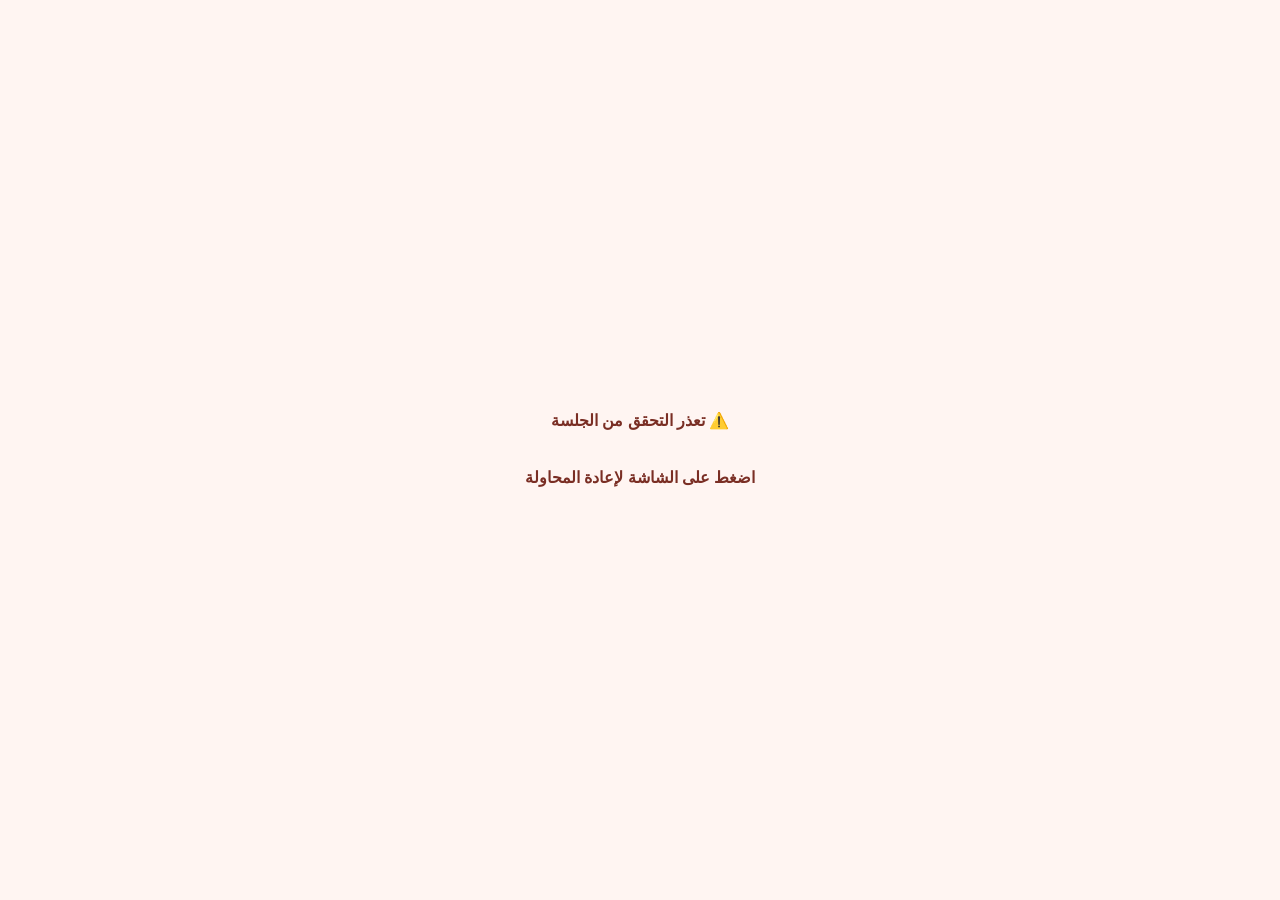
<file: mandoubs.html>
<!DOCTYPE html>
<html lang="ar" dir="rtl">
<head>
  <meta name="robots" content="noindex,nofollow,noarchive,nosnippet">
  <meta name="referrer" content="no-referrer">

  <meta charset="UTF-8">
  <meta name="viewport" content="width=device-width, initial-scale=1.0, maximum-scale=1.0, user-scalable=no">
  <title>إدارة مستحقات المناديب</title>
  <link href="https://fonts.googleapis.com/css2?family=Cairo:wght@400;700&display=swap" rel="stylesheet">
  <!-- NOSHI: styles for this exact position live in css/mandoubs.css. -->
<link rel="stylesheet" href="css/mandoubs.css?v=4.9.0">
  <style id="noshi-auth-cloak">
body{visibility:hidden!important}
html{background:#f6f1ec!important;min-height:100%;color-scheme:light}
html::before{content:"🔐  جاري التحقق من الجلسة…\A\Aانتظر لحظات";white-space:pre-line;visibility:visible!important;position:fixed;z-index:2147483647;inset:0;display:grid;place-items:center;text-align:center;padding:24px;background:#f6f1ec;color:#3b302c;font:800 16px/1.8 -apple-system,BlinkMacSystemFont,"Segoe UI",Tahoma,Arial,sans-serif}
html[data-auth-state="slow"]::before{content:"⏳  التحقق أخذ وقتًا أطول من المعتاد…\A\Aلا تغلق التطبيق، نحاول إكمال الاتصال"}
html[data-auth-state="error"]::before{content:"⚠️  تعذر التحقق من الجلسة\A\Aاضغط على الشاشة لإعادة المحاولة";background:#fff5f2;color:#7a2e24}
html[data-theme="dark"]{background:#0b1016!important}
html[data-theme="dark"]::before{background:#0b1016;color:#f4f7fb}
html[data-theme="dark"][data-auth-state="error"]::before{background:#160f12;color:#ffb7b2}
</style>
<script>
(function(){
  window.__noshiAuthSlowTimer=setTimeout(function(){
    if(document.getElementById('noshi-auth-cloak')) document.documentElement.dataset.authState='slow';
  },6000);
  window.__noshiAuthFailTimer=setTimeout(function(){
    if(!document.getElementById('noshi-auth-cloak')) return;
    document.documentElement.dataset.authState='error';
    document.documentElement.addEventListener('click',function(){ location.reload(); },{once:true});
  },18000);
})();
</script>
  <link rel="stylesheet" href="css/tab.css?v=4.9.0">
<!-- NOSHI DARK THEME: all night-mode visual rules live only in css/dark-theme.css -->
<link rel="stylesheet" href="css/dark-theme.css?v=5.2.0">
</head>
<body>
<!-- NOSHI PAGE MAP: mandoubs.html
     CSS: css/mandoubs.css
     JS: js/mandoubs.js, js/mandoubs.part2.js, js/mandoubs.part3.js
     Shared files remain shared. Do not change data keys during UI maintenance.
-->

<div class="container">
  <div class="logo">
    <img src="images/Noshi.webp" alt="Noshi Bakery Logo">
  </div>
  <h1>🚚 إدارة مستحقات المناديب</h1>
  
  <div class="tabs">
    <button class="tab-btn" onclick="location.href='index.html'">🛍️ المنتجات</button>
    <a class="tab-btn" href="dashboard.html" style="text-decoration:none; display:inline-block; box-sizing:border-box;">🌐 طلبات الموقع</a>
    <button class="tab-btn" onclick="location.href='order.html'">📦 الطلبات</button>
    <button class="tab-btn" onclick="location.href='client.html'">👥 العملاء</button>
    <button class="tab-btn" style="background:#00bcd4">🚚 المناديب</button>
	<button class="tab-btn" onclick="location.href='sales.html'">📊 الاحصائيات</button>
    <button class="tab-btn" onclick="location.href='expenses.html'">💳 المصروفات</button>
		<button class="tab-btn" onclick="window.location.href='client-products.html'">⏰ تسليم الطلبات</button>		
  </div>
  
  <!-- زر ضبط حجم الخط -->
  <div style="display:flex; justify-content:center; margin:10px 0;">
    <button class="font-size-btn" onclick="openFontSizeModal()">
      📝 ضبط حجم الخط
    </button>
  </div>
  
  <!-- تنقل الشهور -->
<div class="month-navigation">
  <div style="display: flex; justify-content: space-between; align-items: center; width: 100%;">
    <button class="month-btn" id="prevMonth">▶ الشهر السابق</button>
    <div style="text-align:center"><div class="current-month" id="currentMonth"></div><div style="font-size:.72rem;color:#777;margin-top:2px;font-weight:700">حسب تاريخ التسليم (مع استثناء السجلات القديمة)</div></div>
    <button class="month-btn" id="nextMonth">الشهر التالي ◀</button>
  </div>
</div>
  
  <!-- جدول الطلبات -->
  <table class="orders-table">
    <thead>
      <tr>
        <th>#</th>
        <th>العميل</th>
        <th>المبلغ</th>
        <th>المندوب</th>
        <th>الحالة</th>
        <th>تفاصيل</th>
      </tr>
    </thead>
    <tbody id="ordersTableBody"></tbody>
  </table>
  
  <!-- إحصائيات المناديب -->
  <div class="mandoubs-stats">
    <h2 style="text-align:center; color:var(--secondary); margin-top:0;">إحصائيات المناديب</h2>
    <div id="mandoubsContainer"></div>
  </div>
</div>

<!-- مودال اختيار المندوب -->
<div id="mandoubModal" class="modal">
  <div class="modal-content">
    <h3 class="modal-title">اختر المندوب</h3>
    <button class="mandoub-option" onclick="selectMandoub('ماهر')">🚚 ماهر</button>
    <button class="mandoub-option" onclick="selectMandoub('اياد')">🚚 اياد</button>
    <button class="mandoub-option" onclick="selectMandoub('عماد')">🚚 عماد</button>
    <button class="mandoub-option" onclick="selectMandoub('عبد الملك')">🚚 عبد الملك</button>
    <button class="mandoub-option" onclick="selectMandoub('عبدالرحمن')">🚚 عبدالرحمن</button>
    <button class="mandoub-option" onclick="selectMandoub(null)">⚪ لم يتم تحديد المندوب</button>
    <button class="mandoub-option" style="background:#e74c3c" onclick="closeModal()">إلغاء</button>
  </div>
</div>

<!-- نافذة تفاصيل الطلب (مودال محسن مع إيموجي) -->
<div id="orderDetailsModal" class="modal" style="align-items: center; justify-content: center;">
  <div class="modal-content" style="
    background: transparent;
    width: 94%;
    max-width: 380px;
    padding: 0;
    margin: 0;
    border-radius: 0;
    box-shadow: none;
  ">
    <div id="orderDetailsContent"></div>
  </div>
</div>

<!-- نافذة ضبط حجم الخط -->
<div id="fontSizeModal" class="modal">
  <div class="modal-content">
    <div class="font-size-modal-content">
      <span class="font-size-label">ضبط حجم خط الجداول</span>
      
      <div class="font-controls">
        <button class="font-btn decrease-btn" onclick="decreaseFontSize()">➖</button>
        
        <div class="font-size-display" id="currentFontSizeDisplay">16</div>
        
        <button class="font-btn increase-btn" onclick="increaseFontSize()">➕</button>
      </div>
      
      <div style="color: #7f8c8d; font-size: 0.9em; margin-bottom: 10px;">
        النطاق: 8 - 24 نقطة
      </div>
      
      <div class="preview-text" id="fontPreview">
        هذا مثال لنص المعاينة. سيكون حجم الخط في الجدول هكذا.
      </div>
      
      <button class="reset-btn" onclick="resetFontSize()">
        🔄 إعادة الضبط (16)
      </button>
      
      <button class="close-modal-btn" onclick="closeFontSizeModal()">
        إغلاق
      </button>
    </div>
  </div>
</div>

<script src="ui-modal.js?v=5.1.0"></script>
<script src="./db.js?v=4.9.1"></script>

<!-- NOSHI: original inline script #1; same execution position, now external. -->
<script src="js/mandoubs.js?v=4.9.3"></script>
<script src="invoice.js?v=4.9.0"></script>
<!-- NOSHI: original inline script #2; same execution position, now external. -->
<script src="js/mandoubs.part2.js?v=4.9.0"></script>
<div id="payMandoubModal" class="modal">
  <div class="modal-content" style="
    background:#ffffff;
    border-radius:16px;
    padding:15px;
    max-width:340px;
    width:88%;
    max-height:calc(100dvh - 30px);
    overflow-y:auto;
    box-shadow:0 10px 35px rgba(0,0,0,0.18);
    font-family:'Cairo',sans-serif;
    text-align:center;
  ">

    <h3 style="
      color:#27ae60;
      margin:0 0 10px;
      font-size:19px;
      font-weight:800;
    ">
      💵 تأكيد السداد
    </h3>

    <div id="payMandoubInfo" style="margin-bottom:12px;"></div>

    <div style="display:flex; gap:8px;">
      <button id="cancelPayMandoub" style="
        flex:1;
        background:#e74c3c;
        color:#ffffff;
        border:none;
        padding:9px;
        min-height:40px;
        border-radius:10px;
        font-size:14px;
        font-weight:700;
        font-family:'Cairo',sans-serif;
        cursor:pointer;
      ">
        إلغاء
      </button>

      <button id="confirmPayMandoub" style="
        flex:1.25;
        background:#27ae60;
        color:#ffffff;
        border:none;
        padding:9px;
        min-height:40px;
        border-radius:10px;
        font-size:14px;
        font-weight:800;
        font-family:'Cairo',sans-serif;
        cursor:pointer;
      ">
        تأكيد السداد
      </button>
    </div>

  </div>
</div>
  </div>
</div>

<script src="config.js?v=4.9.0"></script><script src="auth.js?v=4.9.0"></script><script src="theme.js?v=5.0.0"></script><!-- NOSHI: original inline script #3; same execution position, now external. -->
<script src="js/mandoubs.part3.js?v=4.9.0"></script>
<script src="display-format.js?v=1.0.0" defer></script>
</body>
</html>
</file>
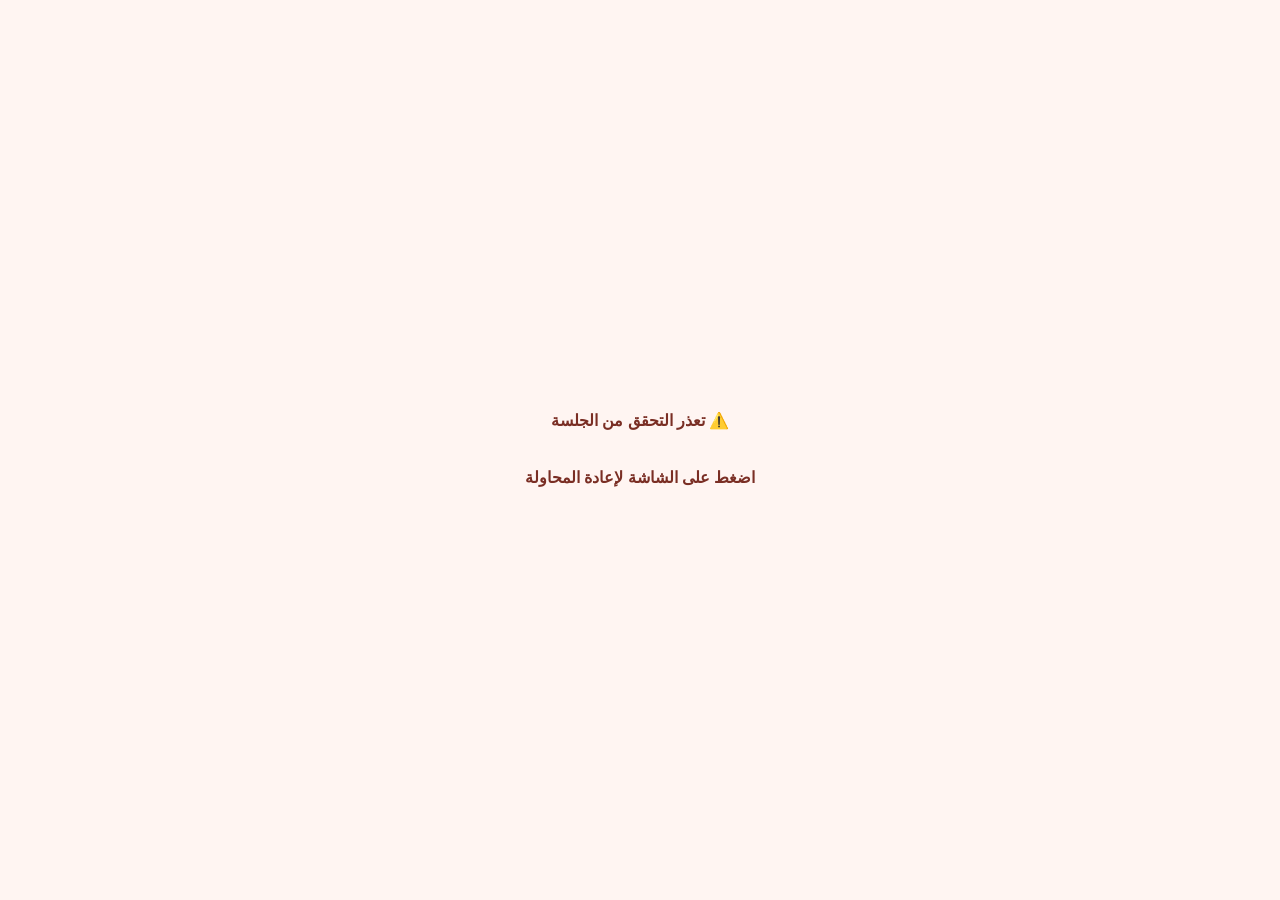
<file: order.html>
<!DOCTYPE html>
<html lang="ar" dir="rtl">
<head>
  <meta name="robots" content="noindex,nofollow,noarchive,nosnippet">
  <meta name="referrer" content="no-referrer">

  <meta charset="UTF-8" />
  <meta name="viewport" content="width=device-width, initial-scale=1.0, maximum-scale=1.0, user-scalable=no">
  <title>سجل الطلبات - نوشي بيكري</title>
  <link href="https://fonts.googleapis.com/css2?family=Tajawal:wght@700&family=Cairo:wght@700&display=swap" rel="stylesheet" />
  <!-- NOSHI: styles for this exact position live in css/order.css. -->
<link rel="stylesheet" href="css/order.css?v=5.2.4">
  <style id="noshi-auth-cloak">
body{visibility:hidden!important}
html{background:#f6f1ec!important;min-height:100%;color-scheme:light}
html::before{content:"🔐  جاري التحقق من الجلسة…\A\Aانتظر لحظات";white-space:pre-line;visibility:visible!important;position:fixed;z-index:2147483647;inset:0;display:grid;place-items:center;text-align:center;padding:24px;background:#f6f1ec;color:#3b302c;font:800 16px/1.8 -apple-system,BlinkMacSystemFont,"Segoe UI",Tahoma,Arial,sans-serif}
html[data-auth-state="slow"]::before{content:"⏳  التحقق أخذ وقتًا أطول من المعتاد…\A\Aلا تغلق التطبيق، نحاول إكمال الاتصال"}
html[data-auth-state="error"]::before{content:"⚠️  تعذر التحقق من الجلسة\A\Aاضغط على الشاشة لإعادة المحاولة";background:#fff5f2;color:#7a2e24}
html[data-theme="dark"]{background:#0b1016!important}
html[data-theme="dark"]::before{background:#0b1016;color:#f4f7fb}
html[data-theme="dark"][data-auth-state="error"]::before{background:#160f12;color:#ffb7b2}
</style>
<script>
(function(){
  window.__noshiAuthSlowTimer=setTimeout(function(){
    if(document.getElementById('noshi-auth-cloak')) document.documentElement.dataset.authState='slow';
  },6000);
  window.__noshiAuthFailTimer=setTimeout(function(){
    if(!document.getElementById('noshi-auth-cloak')) return;
    document.documentElement.dataset.authState='error';
    document.documentElement.addEventListener('click',function(){ location.reload(); },{once:true});
  },18000);
})();
</script>
  <link rel="stylesheet" href="css/tab.css?v=4.9.0">
<!-- NOSHI DARK THEME: all night-mode visual rules live only in css/dark-theme.css -->
<link rel="stylesheet" href="css/dark-theme.css?v=5.2.2">
</head>
<body>
<!-- NOSHI PAGE MAP: order.html
     CSS: css/order.css
     JS: js/order.js, js/order.part2.js, js/order.part3.js
     Shared files remain shared. Do not change data keys during UI maintenance.
-->
  <div class="header">
    <img src="images/Noshi.webp" alt="نوشي بيكري" />
  </div>

  <div class="noshi-global-tabs">
    <div class="noshi-tab-row">
      <button onclick="window.location.href='index.html'" 
              style="font-size:1.1em; padding:8px 12px; background:#00bcd4; color:white; border:none; border-radius:8px; cursor:pointer; min-width:120px;">
        🛍️ المنتجات
      </button>
      <a href="dashboard.html" style="font-size:1.1em; padding:8px 12px; background:#00bcd4; color:white; border:none; border-radius:8px; cursor:pointer; min-width:120px; text-decoration:none; display:inline-flex; align-items:center; justify-content:center; box-sizing:border-box;">🌐 طلبات الموقع</a>
      <button onclick="window.location.href='order.html'" 
              style="font-size:1.1em; padding:8px 12px; background:#00bcd4; color:white; border:none; border-radius:8px; cursor:pointer; min-width:120px;">
        📦 الطلبيات
      </button>
    </div>
    
    <div class="noshi-tab-row">
      <button onclick="window.location.href='client.html'" 
              style="font-size:1.1em; padding:8px 12px; background:#00bcd4; color:white; border:none; border-radius:8px; cursor:pointer; min-width:120px;">
        👥 العملاء
      </button>
      <button onclick="window.location.href='mandoubs.html'" 
              style="font-size:1.1em; padding:8px 12px; background:#00bcd4; color:white; border:none; border-radius:8px; cursor:pointer; min-width:120px;">
        🚚 المناديب
      </button>
      <button onclick="window.location.href='sales.html'" 
              style="font-size:1.1em; padding:8px 12px; background:#00bcd4; color:white; border:none; border-radius:8px; cursor:pointer; min-width:120px;">
        📊 الاحصائيات
      </button>
      <button onclick="window.location.href='expenses.html'" 
              style="font-size:1.1em; padding:8px 12px; background:#00bcd4; color:white; border:none; border-radius:8px; cursor:pointer; min-width:120px;">
        💳 المصروفات
      </button>
      <button onclick="window.location.href='client-products.html'" 
              style="font-size:1.1em; padding:8px 12px; background:#00bcd4; color:white; border:none; border-radius:8px; cursor:pointer; min-width:120px;">
⏰ تسليم الطلبات
      </button>			
    </div>
    
    <!-- زر ضبط حجم الخط -->
    <div style="margin-top: 10px; display:flex; justify-content:center;">
      <button onclick="openFontSizeModal()" 
              style="font-size:1.1em; padding:10px 20px; background:#9b59b6; color:white; border:none; border-radius:8px; cursor:pointer; min-width:150px; display:flex; align-items:center; justify-content:center; gap:8px;">
        📝 ضبط حجم الخط
      </button>
    </div>
  </div>
	
	<!-- نافذة عرض عملاء اليوم -->
<div id="todayCustomersModal" style="
  position:fixed; inset:0; background:rgba(0,0,0,0.7);
  display:none; justify-content:center; align-items:center;
  z-index:100000; font-family:'Cairo',sans-serif;
">
  <div style="
    background:#fff; width:min(95%,450px); max-height:80vh;
    border-radius:16px; padding:20px; overflow:auto;
  ">
    <div style="display:flex; justify-content:space-between; align-items:center; margin-bottom:15px;">
      <h3 style="margin:0; color:#d35400;">👥 عملاء اليوم</h3>
      <button onclick="closeTodayCustomersModal()" style="
        background:#e74c3c; color:#fff; border:none;
        border-radius:8px; padding:6px 12px; cursor:pointer;
      ">✖ إغلاق</button>
    </div>
    <div id="todayCustomersList" style="font-size:1em;">
      <!-- تظهر القائمة هنا -->
    </div>
  </div>
</div>

<!-- تبويبات التنقل الداخلية -->
<div class="order-view-tabs" aria-label="عرض الطلبات">
  <button class="order-view-tab-btn active" onclick="switchTab('monthly', this)">طلبات الشهر</button>
  <button class="order-view-tab-btn" onclick="switchTab('upcoming', this)">الطلبات القادمة</button>
  <button class="order-view-tab-btn today-customers-tab" onclick="showTodayCustomers()">👥 عملاء اليوم</button>
</div>

<h1>سجل الطلبات</h1>
<!-- ✅ ملخص طلبات اليوم (ثابت بدون حوسة) -->
<div id="todayDeliverySummary" style="
  margin: 8px auto 10px;
  max-width: 860px;
  background: #ffffff;
  border-radius: 12px;
  padding: 10px;
  box-shadow: 0 2px 8px rgba(0,0,0,0.07);
  border-right: 5px solid #27ae60;
">

  <div style="
    text-align:center;
    font-weight:800;
    color:#2c3e50;
    font-size:0.9em;
    margin-bottom:6px;
  ">
    <button type="button" onclick="changeSummaryDay(-1)" style="border:0;background:#f3eee9;border-radius:9px;padding:4px 9px;cursor:pointer;">‹</button>
    📅 <span id="summaryDayLabel">طلبات اليوم</span> :- <span id="todayDateText"></span>
    <button type="button" onclick="changeSummaryDay(1)" style="border:0;background:#f3eee9;border-radius:9px;padding:4px 9px;cursor:pointer;">›</button>
    <button type="button" onclick="resetSummaryDay()" style="border:1px solid #a3dfbe;background:#e6f7ec;color:#11683a;font-weight:900;cursor:pointer;border-radius:8px;padding:5px 11px;">اليوم</button>
  </div>

  <div style="
    display:grid;
    grid-template-columns: 1fr 1fr;
    gap:6px;
  ">

    <!-- فوق يمين -->
    <div style="background:#fff8f0; border-radius:10px; padding:6px; text-align:center;">
      <div style="font-size:0.8em; color:#555;">📦 عدد الطلبات</div>
      <div id="td_count" style="font-size:1.1em; font-weight:900;">0</div>
    </div>

    <!-- فوق يسار -->
<div style="background:#fff8f0; border-radius:10px; padding:6px; text-align:center;">
  <div style="font-size:0.8em; color:#555;">🎁 إجمالي الخصم</div>
  <div id="td_discount" style="font-size:1.05em; font-weight:900;">0.00 ريال</div>
</div>


    <!-- تحت يمين -->
    <div style="background:#fff8f0; border-radius:10px; padding:6px; text-align:center;">
      <div style="font-size:0.8em; color:#555;">💰 قبل الخصم</div>
      <div id="td_before" style="font-size:1.05em; font-weight:900;">0.00 ريال</div>
    </div>

    <!-- تحت يسار -->
    <div style="background:#fff8f0; border-radius:10px; padding:6px; text-align:center;">
      <div style="font-size:0.8em; color:#555;">✅ بعد الخصم</div>
      <div id="td_after" style="font-size:1.05em; font-weight:900;">0.00 ريال</div>
    </div>

  </div>
</div>

<div style="margin-top:10px; margin-bottom:16px; border-bottom:2px solid #e67e22;"></div>



<!-- محتوى تبويب طلبات الشهر -->
<div id="monthlyTab" class="tab-content active">
  
<!-- زر فلترة الطلبات -->
<div style="text-align:center; margin:10px 0;">
  <button id="filterUnpaidBtn"
          onclick="filterUnpaidMonthlyOrders()"
          style="padding:10px 20px; background:#e74c3c; color:white; border:none; border-radius:8px; font-size:1.1em; cursor:pointer; display:block; margin:0 auto;">
    ⚠️ عرض الطلبات غير المحولة (<span id="unpaidCountText" style="color:#ffeb3b; font-weight:bold;">0</span>)
  </button>
</div>

  <!-- عناصر التحكم تبقى هنا (خارج الـ container) -->
  <div style="display: flex; justify-content: space-between; align-items: center; margin-bottom: 15px;">
    <button id="prevMonthBtn" style="padding: 8px 15px; background: #e67e22; color: white; border: none; border-radius: 8px; cursor: pointer;">
      ▶ الشهر السابق
    </button>
    
    <h2 id="currentMonthTitle" style="margin: 0; color: #d35400; font-size: 1.3em;"></h2>
    
    <button id="nextMonthBtn" style="padding: 8px 15px; background: #e67e22; color: white; border: none; border-radius: 8px; cursor: pointer;">
      الشهر التالي ◀
    </button>
  </div>
  
  <div id="noOrdersMessage" style="display: none; text-align: center; padding: 20px; background: #f8f8f8; border-radius: 8px; margin-bottom: 20px;">
    لا توجد طلبات في هذا الشهر
  </div>
  
  <!-- الـ container فقط للطلبات والجدول -->
  <div id="ordersContainer">
    <!-- سيتم تعبئته بالجافاسكريبت -->
  </div>
</div>

  <!-- زر السداد (آخر تبويب الشهر) -->
  <div style="text-align:center; margin:18px 0;">
<button id="openBulkPayModalBtn"
        style="padding:12px 22px; background:#27ae60; color:white; border:none; border-radius:10px; font-size:1.1em; cursor:pointer;">
  💳 السداد
</button>
  </div>

<!-- مودال السداد -->
<div id="bulkPayModal" style="
  position:fixed; inset:0;
  background:rgba(0,0,0,.65);
  display:none; justify-content:center; align-items:center;
  z-index:10000;
  font-family:'Cairo', sans-serif;
">
  <div style="
    background:#fff; padding:22px; border-radius:14px;
    width:95%; max-width:420px; text-align:center;
    font-family:'Cairo', sans-serif;
  ">
    <h2 style="margin:0 0 14px; color:#2c3e50; font-family:'Tajawal','Cairo',sans-serif;">
      السداد
    </h2>

    <button id="bulkPayAllBtn" style="
      width:100%; padding:14px; background:#27ae60; color:#fff;
      border:none; border-radius:10px; cursor:pointer; margin-bottom:10px;
      font-family:'Cairo', sans-serif; font-size:1.05em;
    ">
      سداد جميع الطلبيات
    </button>

    <button id="bulkPayExceptNotTransferredBtn" style="
      width:100%; padding:14px; background:#e67e22; color:#fff;
      border:none; border-radius:10px; cursor:pointer; margin-bottom:10px;
      font-family:'Cairo', sans-serif; font-size:1.05em;
    ">
      سداد الطلبات المحوله فقط
    </button>

    <button id="bulkPayUndoBtn" style="
      width:100%; padding:14px; background:#8e44ad; color:#fff;
      border:none; border-radius:10px; cursor:pointer; margin-bottom:10px; display:none;
      font-family:'Cairo', sans-serif; font-size:1.05em;
    ">
      ↩️ تراجع عن آخر عملية سداد
    </button>

    <div style="display:flex; gap:10px; justify-content:center;">
      <button id="closeBulkPayModalBtn" style="
        padding:12px 18px; background:#e74c3c; color:#fff;
        border:none; border-radius:10px; cursor:pointer;
        font-family:'Cairo', sans-serif; font-size:1.05em;
      ">
        إغلاق
      </button>
    </div>

    <div id="bulkPayHint" style="
      margin-top:12px; font-size:0.95em; color:#555;
      font-family:'Cairo', sans-serif;
    "></div>
  </div>
</div>

<!-- تبويب الطلبات القادمة -->
<div id="upcomingTab" class="tab-content">
  <div id="upcomingOrdersContainer">
    <!-- سيتم تعبئته بالجافاسكريبت -->
  </div>
  
  <div id="noUpcomingMessage" style="display: none; text-align: center; padding: 40px; color: #666; font-size: 1.2em;">
    🎉 لا توجد طلبات قادمة للتسليم
  </div>
</div>

<!-- نافذة ضبط حجم الخط -->
<div id="fontSizeModal">
  <div class="font-size-modal-content">
    <span class="font-size-label">ضبط حجم خط الجدول</span>
    
    <div class="font-controls">
      <button class="font-btn decrease-btn" onclick="decreaseFontSize()">➖</button>
      
      <div class="font-size-display" id="currentFontSizeDisplay">16</div>
      
      <button class="font-btn increase-btn" onclick="increaseFontSize()">➕</button>
    </div>
    
    <div style="color: #7f8c8d; font-size: 0.9em; margin-bottom: 10px;">
	النطاق: 6 - 24 نقطة
    </div>
    
    <div class="preview-text" id="fontPreview">
      هذا مثال لنص المعاينة. سيكون حجم الخط في الجدول هكذا.
    </div>
    
    <button class="reset-btn" onclick="resetFontSize()">
      🔄 إعادة الضبط (16)
    </button>
    
    <button class="close-modal-btn" onclick="closeFontSizeModal()">
      إغلاق
    </button>
  </div>
</div>

<audio id="clickSound" src="add.mp3"></audio>
<audio id="deleteSound" src="remove.mp3"></audio>
<script src="ui-modal.js?v=5.1.0"></script>
<script src="./db.js?v=4.9.2"></script>

<!-- NOSHI: original inline script #1; same execution position, now external. -->
<script src="js/order-month.js?v=1.0.0"></script>
<script src="js/order.js?v=5.2.8"></script>

<script src="invoice.js?v=4.9.0"></script>
<!-- NOSHI: original inline script #2; same execution position, now external. -->
<script src="js/order.part2.js?v=4.9.0"></script>

<script src="config.js?v=4.9.0"></script><script src="auth.js?v=4.9.0"></script><script src="theme.js?v=5.0.0"></script><!-- NOSHI: original inline script #3; same execution position, now external. -->
<script src="js/order.part3.js?v=4.9.0"></script>
<script src="display-format.js?v=1.0.0" defer></script>
</body>

</html>
</file>
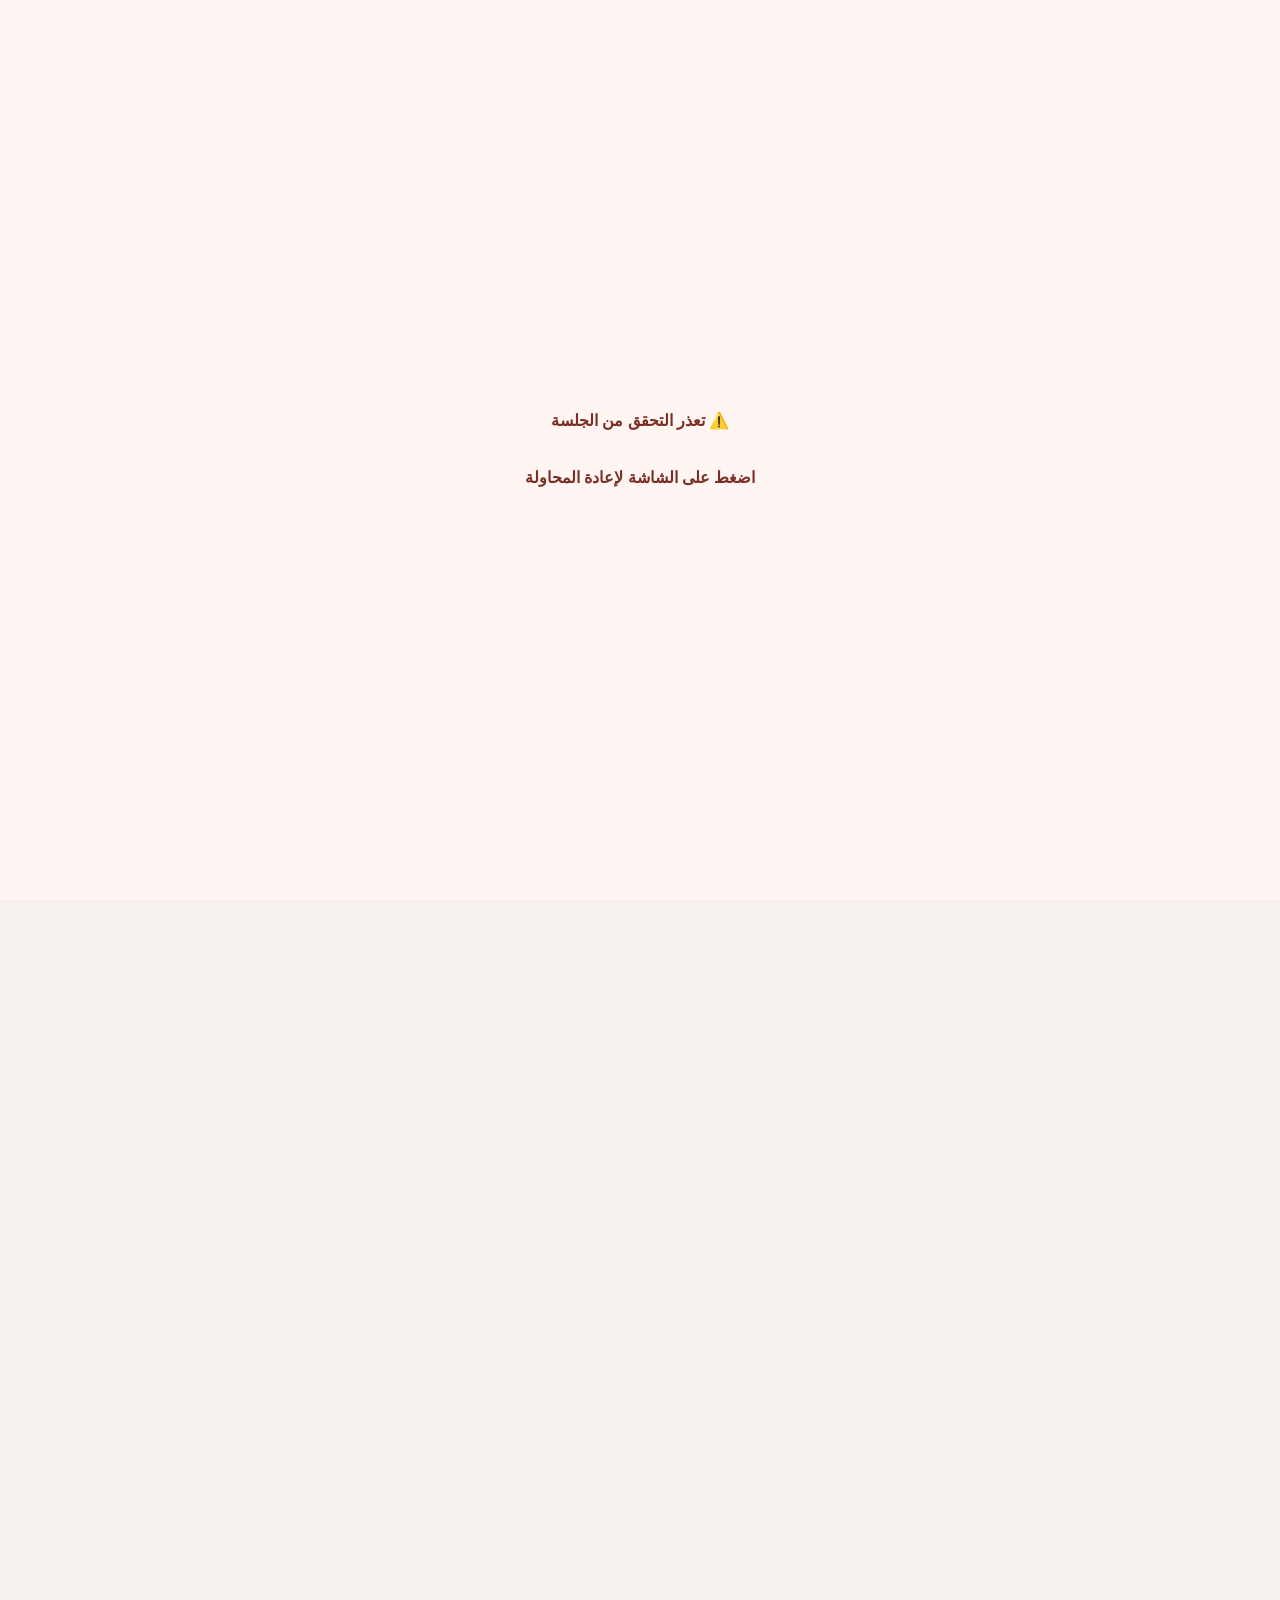
<file: sales.html>
<!DOCTYPE html>
<html lang="ar" dir="rtl">
<head>
  <meta name="robots" content="noindex,nofollow,noarchive,nosnippet">
  <meta name="referrer" content="no-referrer">

  <meta charset="UTF-8" />
  <meta name="viewport" content="width=device-width, initial-scale=1.0, maximum-scale=1.0, user-scalable=no">
  <title>تقارير المبيعات - نوشي بيكري</title>
  <link href="https://fonts.googleapis.com/css2?family=Tajawal:wght@700&family=Cairo:wght@400;600;700&display=swap" rel="stylesheet" />
  <!-- NOSHI: styles for this exact position live in css/sales.css. -->
<link rel="stylesheet" href="css/sales.css?v=4.9.2">
  <style id="noshi-auth-cloak">
body{visibility:hidden!important}
html{background:#f6f1ec!important;min-height:100%;color-scheme:light}
html::before{content:"🔐  جاري التحقق من الجلسة…\A\Aانتظر لحظات";white-space:pre-line;visibility:visible!important;position:fixed;z-index:2147483647;inset:0;display:grid;place-items:center;text-align:center;padding:24px;background:#f6f1ec;color:#3b302c;font:800 16px/1.8 -apple-system,BlinkMacSystemFont,"Segoe UI",Tahoma,Arial,sans-serif}
html[data-auth-state="slow"]::before{content:"⏳  التحقق أخذ وقتًا أطول من المعتاد…\A\Aلا تغلق التطبيق، نحاول إكمال الاتصال"}
html[data-auth-state="error"]::before{content:"⚠️  تعذر التحقق من الجلسة\A\Aاضغط على الشاشة لإعادة المحاولة";background:#fff5f2;color:#7a2e24}
html[data-theme="dark"]{background:#0b1016!important}
html[data-theme="dark"]::before{background:#0b1016;color:#f4f7fb}
html[data-theme="dark"][data-auth-state="error"]::before{background:#160f12;color:#ffb7b2}
</style>
<script>
(function(){
  window.__noshiAuthSlowTimer=setTimeout(function(){
    if(document.getElementById('noshi-auth-cloak')) document.documentElement.dataset.authState='slow';
  },6000);
  window.__noshiAuthFailTimer=setTimeout(function(){
    if(!document.getElementById('noshi-auth-cloak')) return;
    document.documentElement.dataset.authState='error';
    document.documentElement.addEventListener('click',function(){ location.reload(); },{once:true});
  },18000);
})();
</script>
  <link rel="stylesheet" href="css/tab.css?v=4.9.0">
<!-- NOSHI DARK THEME: all night-mode visual rules live only in css/dark-theme.css -->
<link rel="stylesheet" href="css/dark-theme.css?v=5.2.0">
</head>
<body>
<!-- NOSHI PAGE MAP: sales.html
     CSS: css/sales.css
     JS: js/sales.js, js/sales.part2.js, js/sales.part3.js
     Shared files remain shared. Do not change data keys during UI maintenance.
-->
  <div class="header">
    <img src="images/Noshi.webp" alt="نوشي بيكري" />
  </div>

  <div class="navigation-buttons">
    <div class="button-row">
      <button onclick="window.location.href='index.html'" class="nav-btn">🛍️ المنتجات</button>
      <a href="dashboard.html" style="font-size:1.1em; padding:8px 12px; background:#00bcd4; color:white; border:none; border-radius:8px; cursor:pointer; min-width:120px; text-decoration:none; display:inline-flex; align-items:center; justify-content:center; box-sizing:border-box;">🌐 طلبات الموقع</a>
      <button onclick="window.location.href='order.html'" class="nav-btn">📦 الطلبيات</button>
    </div>
    <div class="button-row">
      <button onclick="window.location.href='client.html'" class="nav-btn">👥 العملاء</button>
      <button onclick="window.location.href='mandoubs.html'" class="nav-btn">🚚 المناديب</button>
      <button onclick="window.location.href='sales.html'" class="nav-btn" style="background: #d35400;">📊 الاحصائيات</button>
      <button onclick="window.location.href='expenses.html'" class="nav-btn">💳 المصروفات</button>
					<button class="nav-btn" onclick="window.location.href='client-products.html'">⏰ تسليم الطلبات</button>			
			
    </div>
		
  </div>

  <h1>تقارير المبيعات</h1>

  <div class="filters">
    <button class="filter-btn active" data-filter="current-month">هذا الشهر</button>
    <button class="filter-btn" data-filter="last-month">الشهر الماضي</button>
    <button class="filter-btn" data-filter="from-beginning">من البداية</button>
  </div>

  <!-- زر ضبط حجم الخط -->
  <button class="font-control-btn" id="openFontModal">
    📝 ضبط حجم الخط
  </button>

<div class="summary-card">
  <div class="summary-title">📊 إجمالي المنتجات المباعة</div>
  <div id="totalProducts" class="summary-value">0</div>

  <div class="divider-line"></div>

  <div class="summary-title">👥 عدد العملاء</div>
  <div id="totalClients" class="summary-value">0</div>
</div>

    <div class="table-container">
      <table id="salesTable">
        <thead>
          <tr>
            <th>المنتج</th>
            <th>الكمية</th>
            <th>قبل الخصم</th>
            <th>الخصم</th>
            <th>بعد الخصم</th>
            <th>👥 العملاء</th>
          </tr>
        </thead>
        <tbody id="salesTableBody"></tbody>
        <tfoot id="salesTableFooter"></tfoot>
      </table>
    </div>
  </div>

  <!-- نافذة ضبط حجم الخط -->
  <div id="fontModal" class="font-modal-overlay">
    <div class="font-modal-content">
      <div class="font-modal-header">
        <h2>📝 ضبط حجم الخط</h2>
        <button class="font-close-btn" id="closeFontModal">✕</button>
      </div>
      <div class="font-modal-body">
        <div class="font-control-group">
          <label class="font-size-label">الحجم الحالي:</label>
          <div class="font-size-display" id="currentFontSize">16</div>
          
          <div class="font-controls">
            <button class="font-btn" id="decreaseFont">➖</button>
            <button class="font-btn" id="increaseFont">➕</button>
          </div>
          
          <div class="font-preview">
            <p class="font-preview-text" id="fontPreviewText">
              هذا نموذج للخط في الجدول
            </p>
          </div>
          
          <button class="font-reset-btn" id="resetFont">
            🔄 إعادة الضبط
          </button>
        </div>
      </div>
    </div>
  </div>

  <!-- نافذة عرض العملاء -->
  <div id="clientsModal" class="modal-overlay">
    <div class="modal-content">
      <div class="modal-header">
        <div>
          <h2 id="modalProductName">عملاء المنتج</h2>
          <div class="modal-subtitle" id="modalSubtitle">كل العملاء الذين طلبوا هذا المنتج</div>
        </div>
        <button class="close-btn" id="closeModal">✕</button>
      </div>
      <div class="modal-body">
        <div class="clients-container">
          <div id="clientsList" class="client-list">
            <!-- سيتم ملء بيانات العملاء هنا -->
          </div>
        </div>
      </div>
    </div>
  </div>

<script src="ui-modal.js?v=5.1.0"></script>
<script src="./db.js?v=4.9.0"></script>

<!-- NOSHI: original inline script #1; same execution position, now external. -->
<script src="js/order-month.js?v=1.0.0"></script>
<script src="js/sales.js?v=4.9.4"></script>

<!-- ===================== -->
<!-- 👥 إحصائيات العملاء (تصميم جديد) -->
<!-- ===================== -->
<div class="client-stats-section">
  <div class="client-stats-title">
    <span>👥</span> إحصائيات العملاء (Top 5)
  </div>
  
  <div class="client-stats-grid" id="clientStatsContent">
    <!-- سيتم ملء البطاقات هنا بالجافاسكريبت -->
  </div>
</div>

<!-- ===================== -->
<!-- 📊 الإحصائيات حسب الفلترة -->
<!-- ===================== -->
<div class="summary-card">
  <div id="filteredStatsTitle" class="summary-title" style="background: linear-gradient(135deg, #3498db, #2980b9); color: white; padding: 10px; border-radius: 8px; margin: -15px -15px 15px -15px;">
    📊 الإحصائيات الحالية
<div id="currentFilterDisplay" class="filter-period-text" style="color: #000; font-weight: 600;">(هذا الشهر)</div>

  <div class="filter-stats-container">
    <div class="filter-stat-item">
      <div class="filter-stat-label">
        <div class="filter-stat-icon">💰</div>
        <div>إجمالي المبيعات</div>
      </div>
      <div id="filteredOriginal" class="filter-stat-value stat-original">0 ريال</div>
    </div>
    
    <div class="filter-stat-item">
      <div class="filter-stat-label">
        <div class="filter-stat-icon">🏷️</div>
        <div>إجمالي الخصم</div>
      </div>
      <div id="filteredDiscount" class="filter-stat-value stat-discount">0 ريال</div>
    </div>
    
    <div class="filter-stat-item">
      <div class="filter-stat-label">
        <div class="filter-stat-icon">✅</div>
        <div>صافي المبيعات</div>
      </div>
      <div id="filteredFinal" class="filter-stat-value stat-final">0 ريال</div>
    </div>
    
    <div class="filter-stat-item">
      <div class="filter-stat-label">
        <div class="filter-stat-icon">📦</div>
        <div>عدد الطلبات</div>
      </div>
      <div id="filteredOrdersCount" class="filter-stat-value stat-orders">0 طلب</div>
    </div>
  </div>
</div>
</div>

<!-- ===================== -->
<!-- 🏆 أفضل الأشهر على الإطلاق -->
<!-- ===================== -->
<div class="summary-card">
  <div class="summary-title" style="background: linear-gradient(135deg, #FFD700, #FFC107); color: #000; padding: 10px; border-radius: 8px; margin: -15px -15px 15px -15px;">
    🏆 أفضل الأشهر على الإطلاق
  </div>
  
  <div class="month-stats">
    <div class="month-item month-sales">
      <div class="month-icon">💰</div>
      <div class="month-info">
        <div class="month-name">أكثر شهر مبيعًا</div>
        <div class="month-details">الأعلى صافي مبيعات</div>
      </div>
      <div class="month-value">
        <div id="bestSalesMonthDisplay">—</div>
        <div id="bestSalesValueDisplay" style="font-size:0.8em;color:#777;font-weight:600;"></div>
      </div>
    </div>
    
    <div class="month-item month-orders">
      <div class="month-icon">📦</div>
      <div class="month-info">
        <div class="month-name">أكثر شهر طلبات</div>
        <div class="month-details">الأعلى عدد طلبات</div>
      </div>
      <div class="month-value">
        <div id="bestOrdersMonthDisplay">—</div>
        <div id="bestOrdersValueDisplay" style="font-size:0.8em;color:#777;font-weight:600;"></div>
      </div>
    </div>
  </div>
</div>


<!-- ===================== -->
<!-- 📅 إحصائية كل الشهور منذ البداية -->
<!-- ===================== -->
<div class="summary-card monthly-sales-card">
  <div class="summary-title" style="background: linear-gradient(135deg, #16a085, #1abc9c); color: white; padding: 10px; border-radius: 8px; margin: -15px -15px 15px -15px; display: flex; justify-content: space-between; align-items: center;">
    📅 مبيعات كل الشهور منذ البداية
    <div class="months-sort-control">
      <button id="sortMonthsBtn" type="button" aria-expanded="false" aria-controls="sortMonthsChoices" style="background: rgba(255,255,255,0.2); border: none; color: white; padding: 5px 12px; border-radius: 20px; font-size: 0.8em; cursor: pointer; font-weight: bold;">
        🔽 ترتيب حسب الأعلى
      </button>

    </div>
  </div>
  <div class="monthly-stats-table-container">
    <table class="monthly-stats-table">
      <thead>
        <tr>
          <th>الشهر</th>
          <th>عدد الطلبات</th>
          <th>المنتجات المباعة</th>
          <th>قبل الخصم</th>
          <th>الخصم</th>
          <th>صافي المبيعات</th>
        </tr>
      </thead>
      <tbody id="monthlySalesStatsBody">
        <tr><td colspan="6">لا توجد بيانات</td></tr>
      </tbody>
      <tfoot id="monthlySalesStatsFooter"></tfoot>
    </table>
  </div>
</div>



  <div id="sortMonthsChoices" class="months-sort-modal" hidden role="dialog" aria-modal="true" aria-labelledby="sortMonthsTitle">
    <div class="months-sort-dialog" dir="rtl">
      <div class="months-sort-heading">
        <span class="months-sort-symbol" aria-hidden="true">↕</span>
        <h3 id="sortMonthsTitle">ترتيب مبيعات الشهور</h3>
        <p>اختر الطريقة المناسبة لعرض النتائج من الأعلى إلى الأقل</p>
      </div>
      <div class="months-sort-options">
        <button type="button" data-sort="amount"><span class="months-sort-option-icon" aria-hidden="true">💰</span><span class="months-sort-option-label">حسب المبلغ<small>الأعلى في صافي المبيعات أولًا</small></span><span class="months-sort-chevron" aria-hidden="true">‹</span></button>
        <button type="button" data-sort="orders"><span class="months-sort-option-icon" aria-hidden="true">📦</span><span class="months-sort-option-label">حسب عدد الطلبات<small>الأكثر طلبات أولًا</small></span><span class="months-sort-chevron" aria-hidden="true">‹</span></button>
        <button type="button" data-sort="original" class="months-sort-reset"><span class="months-sort-option-icon" aria-hidden="true">📅</span><span class="months-sort-option-label">الترتيب الأصلي<small>عرض الشهور حسب ترتيبها المعتاد</small></span><span class="months-sort-chevron" aria-hidden="true">‹</span></button>
      </div>
      <button type="button" id="sortMonthsClose" class="months-sort-cancel">إلغاء</button>
    </div>
  </div>

<!-- NOSHI: original inline script #2; same execution position, now external. -->
<script src="js/sales.part2.js?v=4.9.4"></script>


<script src="config.js?v=4.9.0"></script><script src="auth.js?v=4.9.0"></script><script src="theme.js?v=5.0.0"></script><!-- NOSHI: original inline script #3; same execution position, now external. -->
<script src="js/sales.part3.js?v=4.9.0"></script>
<script src="display-format.js?v=1.0.0" defer></script>
</body>
</html>
</file>
<file: css/index.css>
/* Extracted from index.html — structural refactor only. */
/* =========================
      NOSHI - Mobile Compact UI (Clean)
      Keeps product order + IDs
    ========================= */

    :root{
      --bg: #fff8f0;
      --card: #ffffff;
      --accent: #d35400;
      --brand: #00bcd4;
      --shadow: 0 2px 8px rgba(0,0,0,0.12);
      --radius: 12px;
    }

    *{ box-sizing: border-box; }
    html, body{ width:100%; max-width:100%; overflow-x: clip; }
    @supports not (overflow: clip){ html, body{ overflow-x:hidden; } }
    img, video, canvas{ max-width:100%; height:auto; display:block; }
    *{ overflow-wrap:anywhere; word-break:break-word; }

    body{
      margin:0;
      background: var(--bg);
      color:#333;
      font-family: "Cairo","Tajawal","Segoe UI",Tahoma,Geneva,Verdana,sans-serif;
      padding: 6px;
      line-height: 1.15;
      font-size: 12px;
    }

    @keyframes shake {
      0%, 100% { transform: translateX(0); }
      20%, 60% { transform: translateX(-8px); }
      40%, 80% { transform: translateX(8px); }
    }

    /* ===== Header ===== */
    header{
      background: transparent;
      padding: 6px 0 0;
      margin-bottom: 10px;
    }

    .topbar{
      display:grid;
      grid-template-columns: 80px 1fr 80px;
      align-items:center;
      gap: 6px;
      max-width: 920px;
      margin: 0 auto;
      padding: 6px 6px;
    }

    .brand-logo{
      width: 70px;
      height: 70px;
      object-fit: contain;
      justify-self: start;
    }

    .brand-title{
      text-align:center;
      margin:0;
      line-height: 1.05;
    }
    .brand-title .ar{
      font-size: 1.05rem;
      font-weight: 900;
      display:block;
    }
    .brand-title .en{
      font-size: 0.85rem;
      font-weight: 800;
      color:#555;
      display:block;
      margin-top: 2px;
    }

    .spacer{ width: 80px; height: 1px; }

    .nav{
      max-width: 920px;
      margin: 8px auto 0;
      padding: 0 6px 6px;
      display:flex;
      flex-direction: column;
      gap: 6px;
    }

    .nav-row{
      display:flex;
      gap: 6px;
      justify-content: center;
      flex-wrap: wrap;
    }

    .nav-btn{
      background: var(--brand);
      color:#fff;
      border:none;
      cursor:pointer;
      border-radius: 10px;
      padding: 6px 8px;
      font-size: 0.78rem;
      font-weight: 900;
      min-width: 115px;
      box-shadow: var(--shadow);
    }

    /* ===== Sections Titles ===== */
    .section-title{
      font-size: 1rem;
      border-bottom: 2px solid var(--accent);
      padding-bottom: 4px;
      margin: 10px 0 10px;
      display:flex;
      align-items:center;
      gap: 6px;
    }
    .section-title .emoji{ font-size: 1.1rem; }

    #ordersTitle{
      font-size: 0.95rem;
      font-weight: 900;
      margin: 12px 0 6px;
      display:flex;
      align-items:center;
      gap: 6px;
      color: var(--accent);
    }

/* ===== Products Grid (نسخة مستقرة ونهائية) ===== */

.products-grid{
  display: grid;
  grid-template-columns: repeat(auto-fill, minmax(72px, 1fr));
  gap: 6px;
}

/* كرت المنتج */
.product{
  background: var(--card);
  border-radius: 10px;
  padding: 6px;
  box-shadow: var(--shadow);
  display: flex;
  flex-direction: column;
}

/* صورة المنتج */
.product img{
  width: 100%;
  height: 64px;
  object-fit: cover;
  border-radius: 8px;
}

/* زر الإضافة */
.product button{
  margin-top: 5px;
  width: 100%;
  border: none;
  border-radius: 9px;
  background: #e67e22;
  color: #fff;
  cursor: pointer;
  font-weight: 900;
  font-size: 0.70rem;
  padding: 6px;

  /* التحكم بالمحتوى */
  display: flex;
  flex-direction: column;
  align-items: stretch;   /* 👈 مهم */
  gap: 2px;
}

.product button.added{
  background: #27ae60 !important;
}

/* اسم المنتج — دايم يمين + ثابت */
.product button .name{
  font-size: 0.70rem;
  color: #111;
  text-align: right;
  direction: rtl;

  line-height: 1.15;
  min-height: calc(1.15em * 2); /* 👈 يحجز مكان سطرين */
  overflow: hidden;
}

/* السعر */
.product button .price{
  font-size: 0.65rem;
  color: #fff9c4;
  text-align: center;
}

    /* ===== Cart ===== */
    #cartList{
      list-style:none;
      padding:0;
      margin: 8px 0 0;
      font-size: 0.78rem;
    }
    #cartList li{
      background: #ffe5b4;
      margin-bottom: 6px;
      padding: 6px 6px;
      border-radius: 10px;
      display:flex;
      flex-wrap: wrap;
      justify-content: space-between;
      align-items:center;
      gap: 6px;
    }

    .edit-btn, .remove-btn{
      border:none;
      color:#fff;
      cursor:pointer;
      font-weight: 900;
      font-size: 0.72rem;
      padding: 4px 6px;
      border-radius: 8px;
    }
    .edit-btn{ background:#2980b9; }
    .remove-btn{ background:#FC674C; }

    /* ===== Total ===== */
    #total{
      margin: 10px 0 6px;
      text-align:center;
      color: var(--accent);
      font-weight: 900;
      font-size: 0.95rem;
    }
    #total .amount{ color:#2c3e50; font-size: 1.05rem; margin-left:4px; }
    #total .currency{ color:#2980b9; font-size: 0.85rem; font-weight: 900; }

    /* ===== Divider ===== */
    .divider{
      width: 100%;
      height: 2px;
      background:#000;
      margin: 10px 0;
      border-radius: 2px;
    }

    /* ===== Primary Buttons (under cart) ===== */
    .action-btn{
      width:100%;
      display:block;
      margin: 8px auto;
      border:none;
      border-radius: 12px;
      padding: 7px 8px;
      font-size: 0.78rem;
      font-weight: 900;
      cursor:pointer;
      box-shadow: var(--shadow);
      transform:none !important;
    }
    #clearCartBtn{ background:#c0392b; color:#fff; }
    #shareBtn{ background: linear-gradient(135deg, #3498db 30%, #2980b9 100%); color:#fff; }
    #approveOrderBtn{ background: linear-gradient(135deg, #27ae60 30%, #2ecc71 100%); color:#fff; }
    #approveOrderBtn:disabled{ background:#95a5a6 !important; cursor:not-allowed; opacity:0.8; }

    /* تعطيل تكبير hover اللي كان يسوي مشاكل */
    #shareBtn:hover, #approveOrderBtn:hover{ transform:none !important; box-shadow: var(--shadow) !important; }

    /* ===== Payment ===== */
    #paymentMethodContainer{
      margin: 10px auto;
      text-align:center;
    }
    #paymentMethodContainer h3{
      margin: 6px 0 8px;
      font-size: 0.95rem;
      color:#333;
    }

    .pay-row{
      display:flex;
      justify-content:center;
      gap: 6px;
      flex-wrap: wrap;
    }
    .payment-method-btn{
      border:none;
      border-radius: 10px;
      background:#f0f0f0;
      color:#333;
      cursor:pointer;
      font-weight: 900;
      font-size: 0.78rem;
      padding: 6px 8px;
      box-shadow: var(--shadow);
    }
    #paymentError{
      color:#e74c3c;
      font-size: 0.75rem;
      margin-top: 6px;
      display:none;
    }

    /* ===== Fields (Client / Mandoub / Delivery) ===== */
    .field-wrap{
      width: min(96vw, 520px);
      margin: 10px auto 10px;
      text-align:right;
    }
    .field-label{
      display:block;
      margin-bottom: 6px;
      font-weight: 900;
      font-size: 0.82rem;
    }
    .req{ color:#e74c3c; }

.field-input{
  width:85%;
  margin: 0 auto;      /* 👈 هذا اللي يوسّطه */
  display: block;      /* 👈 ضروري مع margin auto */
  border: 2px solid #e67e22;
  border-radius: 12px;
  padding: 9px 9px;
  background:#fff;
  outline:none;
  -webkit-appearance:none;
  appearance:none;
  font-size: 16px; /* يمنع زوم iOS */
}


    .field-error{
      display:none;
      margin-top: 6px;
      font-size: 0.75rem;
      color:#e74c3c;
      font-weight: 800;
    }

    /* Mandoub select block */
    .mandoub-wrap{
      width: min(96vw, 520px);
      margin: 10px auto 10px;
      text-align:center;
    }
    .mandoub-label{
      display:block;
      margin-bottom: 6px;
      font-weight: 900;
      font-size: 0.82rem;
      text-align: right;
    }
    #selectMandoubBtn{
      width:80%;
      border: 2px solid #e67e22;
      border-radius: 12px;
      padding: 8px 8px;
      background:#f8f8f8;
      cursor:pointer;
      font-weight: 900;
      font-size: 0.78rem;
    }
    #mandoubSelectError{
      color:#e74c3c;
      display:none;
      margin-top: 6px;
      font-size: 0.75rem;
      font-weight: 800;
      text-align:right;
    }

    /* Delivery */
    .delivery-wrap{
      width: min(96vw, 520px);
      margin: 10px auto 10px;
      text-align:center;
    }
    .delivery-label{
      display:block;
      margin-bottom: 6px;
      font-weight: 900;
      font-size: 0.82rem;
      text-align:right;
    }
    #deliveryDateInput{
      width:65%;
      border: 2px solid #e67e22;
      border-radius: 12px;
      padding: 9px 9px;
      background:#f8f8f8;
      font-size: 16px; /* يمنع زوم iOS */
    }
    #deliveryCountdown{
      margin-top: 16px;
      font-size: 0.75rem;
      color:#27ae60;
      font-weight: 900;
      text-align:center;
    }
    #deliveryDateError{
      color:#e74c3c;
      display:none;
      margin-top: 6px;
      font-size: 0.75rem;
      font-weight: 800;
      text-align:right;
    }

    /* ===== Discount ===== */
    #discountContainer{
      width: min(96vw, 520px);
      margin: 10px auto 10px;
      background:#fce5cd;
      border-radius: 12px;
      padding: 8px;
      display:flex;
      align-items:center;
      gap: 6px;
      flex-wrap: wrap;
      font-weight: 900;
      color: var(--accent);
      font-size: 0.78rem;
    }
 #discountInput{
  flex: none;          /* يمنعه يتمدد */
  width: 80px;        /* 👈 صغر العرض هنا */
  min-width: 80px;
  border: 2px solid var(--accent);
  border-radius: 8px;
  padding: 4px 6px;   /* 👈 يصغر الارتفاع */
  outline:none;
  direction:ltr;
  font-size: 14px;   /* 👈 خط أصغر */
  background:#fff;
}
    #applyDiscountBtn{
      border:none;
      border-radius: 10px;
      padding: 7px 8px;
      background: var(--accent);
      color:#fff;
      font-weight: 900;
      cursor:pointer;
      font-size: 0.78rem;
    }

    /* ===== Discount Details (hidden by default) ===== */
    #discountDetails{
      display:none;
      width: min(96vw, 520px);
      margin: 10px auto;
      background:#f8f8f8;
      border-radius: 12px;
      padding: 10px;
      text-align:center;
      box-shadow: var(--shadow);
      font-size: 0.78rem;
      color: var(--accent);
      line-height: 1.4;
    }

    /* ===== Global Note ===== */
    #globalNoteContainer{
      width: min(96vw, 520px);
      margin: 10px auto 12px;
      background:#fcefe3;
      border-radius: 12px;
      padding: 8px;
      font-size: 0.78rem;
      font-weight: 900;
      color:#444;
    }
    .note-title{
      margin-bottom: 6px;
      color: var(--accent);
      font-weight: 900;
    }
    #globalNoteInput{
      width:100%;
      border-radius: 12px;
      border: 2px solid #e8dccf;
      padding: 9px 9px;
      outline:none;
      resize: vertical;
      background:#fff;
      font-size: 16px; /* يمنع زوم iOS */
    }
    .note-actions{
      display:flex;
      gap: 6px;
      margin-top: 8px;
    }
    .note-actions button{
      flex:1;
      border:none;
      border-radius: 10px;
      padding: 7px 8px;
      color:#fff;
      font-weight: 900;
      cursor:pointer;
      font-size: 0.78rem;
    }
    #applyGlobalNoteBtn{ background:#2c7da0; }
    #clearGlobalNoteBtn{ background:#c0392b; }
    #pasteGlobalNoteBtn{ background:#8e44ad; }

    /* ===== Toast ===== */
    #msgBox{
      position: fixed;
      top: 10%;
      left: 50%;
      transform: translateX(-50%);
      background:#27ae60;
      color:#fff;
      font-size: 0.78rem;
      padding: 10px 12px;
      border-radius: 10px;
      box-shadow: var(--shadow);
      opacity: 0;
      pointer-events: none;
      transition: opacity 0.2s ease;
      z-index: 9999;
    }
    #msgBox.show{ opacity:1; pointer-events:auto; }

    /* ===== Edit Modal ===== */
    #editModal{
      display:none;
      position:fixed;
      inset:0;
      background: rgba(0,0,0,0.6);
      z-index: 99999;
      align-items:center;
      justify-content:center;
    }
    #editModal .modal-content{
      width: min(94vw, 380px);
      background:#fff;
      border-radius: 14px;
      padding: 12px;
      text-align:right;
      font-size: 0.9rem;
    }
    #editModal h3{ margin: 0 0 10px; color: var(--accent); }
    #editModal label{ display:block; margin: 8px 0 6px; font-weight: 900; }
    #editModal input, #editModal textarea{
      width:100%;
      border-radius: 10px;
      border: 1.5px solid var(--accent);
      padding: 8px 10px;
      outline:none;
      font-size: 16px; /* iOS */
    }
    #editModal .buttons{ display:flex; gap:8px; margin-top: 10px; }
    #editModal .buttons button{
      flex:1;
      border:none;
      border-radius: 10px;
      padding: 8px;
      color:#fff;
      font-weight: 900;
      cursor:pointer;
      font-size: 0.78rem;
    }
    #editModal .save-btn{ background:#27ae60; }
    #editModal .cancel-btn{ background:#c0392b; }

    /* ===== Mandoub Modal ===== */
    #mandoubModal{
      display:none;
      position:fixed;
      inset:0;
      background: rgba(0,0,0,0.65);
      z-index: 99999;
      align-items:center;
      justify-content:center;
      padding: 14px;
    }
    #mandoubModal .modal-content{
      width: min(94vw, 340px);
      max-height: 75vh;
      overflow:auto;
      background:#fff;
      border-radius: 14px;
      padding: 12px;
      text-align:center;
      box-shadow: 0 10px 30px rgba(0,0,0,0.25);
    }
    #mandoubModal .modal-title{
      margin: 0 0 10px;
      font-weight: 900;
      color: var(--accent);
      font-size: 0.9rem;
      text-align: right;
    }
    #mandoubModal .mandoub-option{
      width:100%;
      border:none;
      border-radius: 12px;
      padding: 8px 8px;
      margin: 6px 0;
      background:#e67e22;
      color:#fff;
      font-weight: 900;
      cursor:pointer;
      font-size: 0.78rem;
    }

    button{
      -webkit-appearance: none;
      touch-action: manipulation;
    }
/* ===== تصميم السلة النهائي (مضبوط + أزرار ثابتة يسار) ===== */

#cartList li{
  position: relative;       /* مهم لتثبيت الأزرار */
  background: #ffe5b4;
  margin-bottom: 6px;
  padding: 6px;
  padding-left: 52px;       /* مساحة للأزرار الثابتة يسار */
  border-radius: 10px;
}

/* الصف الرئيسي */
.cart-row{
  display: flex;
  align-items: center;
  gap: 10px;
}

/* الصورة أقصى اليمين */
.cart-thumb{
  width: 44px;
  height: 44px;
  border-radius: 8px;
  object-fit: cover;
  flex: 0 0 44px;
}

/* الخط الفاصل (أوضح) */
.cart-divider{
  width: 2px;                       /* كان 1px */
  height: 44px;                     /* نفس ارتفاع الصورة */
  background: rgba(0,0,0,0.45);     /* أوضح */
  border-radius: 2px;
}

/* النص */
.cart-mid{
  flex: 1;
  min-width: 0;
  text-align: right;
}

/* اسم المنتج */
.cart-title{
  font-weight: 900;
  font-size: 0.8rem;
  white-space: nowrap;
  overflow: hidden;
  text-overflow: ellipsis;
}

/* الخصم تحت الاسم */
.cart-sub{
  margin-top: 2px;
  font-size: 0.68rem;
  font-weight: 900;
  color: #2c7da0;
  white-space: nowrap;
  overflow: hidden;
  text-overflow: ellipsis;
}

/* الأزرار ثابتة أقصى اليسار وفوق بعض */
.cart-actions-vert{
  position: absolute;
  left: 6px;                  /* أقصى اليسار */
  top: 50%;
  transform: translateY(-50%); /* وسط عمودي */
  display: flex;
  flex-direction: column;
  gap: 6px;
}

/* تصغير الأزرار */
.cart-actions-vert .edit-btn,
.cart-actions-vert .remove-btn{
  font-size: 0.7rem;
  padding: 4px 6px;
  border-radius: 8px;
}
.cart-line{
  margin-top: 2px;
  font-size: 0.68rem;
  color: #333;
  white-space: nowrap;
  overflow: hidden;
  text-overflow: ellipsis;
}
/* فراغ بين الطلبات والإجمالي */
#cartList + *{
  margin-top: 30px;
}

/* فراغ بين الإجمالي وزر حذف كل الطلب */
#cartList + * + *{
  margin-top: 30px;
}
.divider1,
.separator{
  margin-top: 32px;   /* مسافة واضحة فوق الخط */
  margin-bottom: 12px;
}
/* فقط الخط اللي فوق زر حذف الطلب */
.divider-before-clear{
  margin-top: 32px;
  margin-bottom: 12px;
}

/* مسافة عمودية عامة */
.space{
  height: 1px;   /* غير الرقم حسب الذوق */
}


/* زر الإعدادات - ثابت في أعلى يسار */
.settings-btn {
  background: #2c3e50;
  border: none;
  border-radius: 50px;
  width: 44px;
  height: 44px;
  font-size: 24px;
  cursor: pointer;
  box-shadow: 0 2px 8px rgba(0,0,0,0.2);
  display: flex;
  align-items: center;
  justify-content: center;
  justify-self: end;
}


.settings-btn:hover {
  background: #1a252f;
  transform: scale(1.02) translateZ(0);
  -webkit-transform: scale(1.02) translateZ(0);
}

/* مودال الإعدادات */
.settings-modal {
  display: none;
  position: fixed;
  top: 0;
  left: 0;
  width: 100%;
  height: 100%;
  background: rgba(0,0,0,0.7);
  z-index: 100000;
  align-items: center;
  justify-content: center;
}

.settings-modal .modal-box {
  background: white;
  width: 90%;
  max-width: 350px;
  border-radius: 20px;
  padding: 20px;
  text-align: center;
  direction: rtl;
  box-shadow: 0 10px 25px rgba(0,0,0,0.2);
}

.settings-modal h3 {
  font-size: 1.3rem;
  margin-bottom: 16px;
  color: #2c3e50;
}

.settings-modal .backup-btn {
  background: #8e44ad;
  color: white;
  border: none;
  border-radius: 30px;
  padding: 12px 20px;
  font-size: 1rem;
  font-weight: bold;
  width: 100%;
  cursor: pointer;
  margin-bottom: 12px;
}

.settings-modal .close-settings {
  background: #95a5a6;
  color: white;
  border: none;
  border-radius: 30px;
  padding: 10px 16px;
  font-size: 0.9rem;
  width: 100%;
  cursor: pointer;
}


  


/* v4.4 — safe website-order cancel before internal save */
.incoming-draft-bar{display:flex;align-items:center;justify-content:space-between;gap:10px;margin:8px 0 12px;padding:10px 11px;border:1px solid #d8cffa;background:#f6f3ff;border-radius:12px;color:#4f4291}
.incoming-draft-bar[hidden]{display:none!important}.incoming-draft-bar div{min-width:0}.incoming-draft-bar strong{display:block;font-size:13px}.incoming-draft-bar span{display:block;margin-top:2px;font-size:11px;color:#756b9f}.incoming-draft-bar button{flex-shrink:0;border:0;border-radius:10px;background:#6c5ce7;color:#fff;min-height:38px;padding:7px 10px;font-weight:900;font-size:12px;cursor:pointer}
@media(max-width:520px){.incoming-draft-bar{align-items:stretch;flex-direction:column}.incoming-draft-bar button{width:100%}}

/* v4.9 — theme control lives only inside Products > Settings */
.settings-modal .theme-setting-btn{background:#f4f6f7;color:#27343b;border:1px solid #d9e0e4;border-radius:30px;padding:12px 20px;font-size:1rem;font-weight:900;width:100%;cursor:pointer;margin-bottom:12px;min-height:46px}
.settings-modal .theme-setting-btn:active{transform:scale(.99)}


/* NOSHI: prevent horizontal page drift on touch/iPhone */
html{
  overflow-x:hidden !important;
  overscroll-behavior-x:none;
}
body{
  width:100% !important;
  max-width:100vw !important;
  overflow-x:hidden !important;
  overscroll-behavior-x:none;
  touch-action:pan-y;
}
body > *{
  max-width:100%;
}
@supports (-webkit-touch-callout: none){
  html,body{
    position:relative;
    overflow-x:hidden !important;
  }
}

.noshi-edit-print-dialog { direction:rtl; margin:auto; width:min(390px,calc(100% - 32px)); box-sizing:border-box; border:1px solid #e8d8c9; border-radius:22px; background:#fffaf4; color:#38271c; padding:22px; font:inherit; text-align:center; }
.noshi-edit-print-dialog::backdrop { background:#25170e80; backdrop-filter:blur(3px); }
.noshi-edit-print-dialog h2 { margin:0 0 10px; font-size:1.2rem; }
.noshi-edit-print-dialog button { display:block; width:100%; min-height:46px; margin:9px 0 0; border:1px solid #e8d8c9; border-radius:12px; background:#fff; color:#38271c; font:inherit; cursor:pointer; }
.noshi-edit-print-dialog [data-target="both"] { background:#9b4919; color:#fff; }
html[data-theme="dark"] .noshi-edit-print-dialog { background:#18212c; color:#f5f0eb; border-color:#405064; }
html[data-theme="dark"] .noshi-edit-print-dialog button:not([data-target="both"]) { background:#222e3c; color:#f5f0eb; border-color:#405064; }
</file>
<file: css/tab.css>
/* =========================================================
   NOSHI BAKERY — GLOBAL NAVIGATION TABS
   Single source of truth for navigation on every internal page.
   Keep page-specific tab colors/sizes OUT of HTML and other CSS files.
========================================================= */
:root{
  --noshi-tab-bg:#00bcd4;
  --noshi-tab-bg-hover:#00a9bd;
  --noshi-tab-bg-active:#008fa1;
  --noshi-tab-text:#fff;
  --noshi-tab-radius:10px;
  --noshi-tab-height:40px;
  --noshi-tab-gap:6px;
}

.nav,.tabs,.navtabs,.navigation-buttons,.noshi-global-tabs{
  width:min(100%,760px)!important;
  margin:10px auto 16px!important;
  padding:0!important;
  direction:rtl;
}

/* Old two-row wrappers become one shared grid without changing HTML semantics. */
.nav,.tabs,.navtabs,.navigation-buttons,.noshi-global-tabs{
  display:grid!important;
  grid-template-columns:repeat(4,minmax(0,1fr));
  gap:var(--noshi-tab-gap)!important;
  align-items:stretch!important;
}
.nav-row,.button-row,.noshi-global-tabs>.noshi-tab-row{
  display:contents!important;
}

.nav .nav-btn,.tabs .tab-btn,.navtabs a,.navigation-buttons .nav-btn,
.navigation-buttons a,.noshi-global-tabs>.noshi-tab-row button,.noshi-global-tabs>.noshi-tab-row a{
  box-sizing:border-box!important;
  width:100%!important;
  min-width:0!important;
  height:var(--noshi-tab-height)!important;
  min-height:var(--noshi-tab-height)!important;
  display:inline-flex!important;
  align-items:center!important;
  justify-content:center!important;
  padding:6px 8px!important;
  margin:0!important;
  background:var(--noshi-tab-bg)!important;
  color:var(--noshi-tab-text)!important;
  border:0!important;
  border-radius:var(--noshi-tab-radius)!important;
  font-family:inherit!important;
  font-size:13px!important;
  font-weight:800!important;
  line-height:1.15!important;
  text-decoration:none!important;
  white-space:nowrap!important;
  cursor:pointer!important;
  box-shadow:none!important;
  transition:background-color .16s ease,transform .12s ease!important;
}

.nav .nav-btn:hover,.tabs .tab-btn:hover,.navtabs a:hover,.navigation-buttons .nav-btn:hover,
.navigation-buttons a:hover,.noshi-global-tabs>.noshi-tab-row button:hover,.noshi-global-tabs>.noshi-tab-row a:hover{
  background:var(--noshi-tab-bg-hover)!important;
  transform:translateY(-1px);
}
.nav .nav-btn:active,.tabs .tab-btn:active,.navtabs a:active,.navigation-buttons .nav-btn:active,
.navigation-buttons a:active,.noshi-global-tabs>.noshi-tab-row button:active,.noshi-global-tabs>.noshi-tab-row a:active{transform:none}

.nav .active,.tabs .active,.navtabs .active,.navigation-buttons .active,.noshi-global-tabs .active,
[aria-current="page"]{
  background:var(--noshi-tab-bg-active)!important;
  box-shadow:inset 0 0 0 2px rgba(255,255,255,.28)!important;
}

 .noshi-global-tabs>:not(.noshi-tab-row){grid-column:1/-1}

@media(max-width:600px){
  .nav,.tabs,.navtabs,.navigation-buttons,.noshi-global-tabs{
    width:100%!important;
    grid-template-columns:repeat(2,minmax(0,1fr));
    gap:5px!important;
    margin:8px auto 13px!important;
  }
  .nav .nav-btn,.tabs .tab-btn,.navtabs a,.navigation-buttons .nav-btn,
  .navigation-buttons a,.noshi-global-tabs>.noshi-tab-row button,.noshi-global-tabs>.noshi-tab-row a{
    height:39px!important;min-height:39px!important;font-size:12.5px!important;padding:5px 6px!important;
  }
}
</file>
<file: css/dark-theme.css>
/*
  Noshi Dark Theme v5.0
  ---------------------
  Dedicated dark-theme layer. This file is intentionally separate from page CSS.
  Rules:
  - No blanket text recoloring with universal selectors.
  - Semantic actions keep their identity (success / danger / warning / info).
  - Surfaces, fields, tables and overlays each have explicit dark tokens.
  - Print/invoice paper is not globally recolored; printable content keeps its own design.
*/

html[data-theme="dark"]{
  color-scheme:dark;
  --dt-bg:#0b1016;
  --dt-bg-soft:#0f151d;
  --dt-surface:#141c25;
  --dt-surface-2:#19232e;
  --dt-surface-3:#202c38;
  --dt-surface-hover:#263340;
  --dt-input:#0f161e;
  --dt-text:#f4f7fb;
  --dt-text-2:#d7dee7;
  --dt-muted:#9aa7b5;
  --dt-subtle:#748190;
  --dt-border:#2a3744;
  --dt-border-strong:#3b4a59;
  --dt-shadow:0 14px 34px rgba(0,0,0,.34);
  --dt-orange:#f0a15f;
  --dt-orange-strong:#d9782d;
  --dt-cyan:#55c7dc;
  --dt-blue:#69b7f2;
  --dt-green:#61d79a;
  --dt-red:#ff7d78;
  --dt-yellow:#f2cc68;
  --dt-purple:#bda4f5;
  --dt-success-bg:#102c21;
  --dt-success-border:#24553d;
  --dt-danger-bg:#34191b;
  --dt-danger-border:#6a3437;
  --dt-warning-bg:#342613;
  --dt-warning-border:#6b5123;
  --dt-info-bg:#11283a;
  --dt-info-border:#285274;
  background:var(--dt-bg)!important;
}

html[data-theme="dark"] body{
  background:var(--dt-bg)!important;
  color:var(--dt-text-2)!important;
}

/* Auth / startup screen */
html[data-theme="dark"]::before{
  background:var(--dt-bg)!important;
  color:var(--dt-text)!important;
}
html[data-theme="dark"][data-auth-state="error"]::before{
  background:#160f12!important;
  color:#ffb7b2!important;
}

/* Typography */
html[data-theme="dark"] :is(h1,h2,h3,h4,h5,h6){color:var(--dt-text)!important}
html[data-theme="dark"] :is(p,.sub,.muted,.empty,.client-intro,.customer-label,.stat-label,.filter-stat-label,.font-size-label){color:var(--dt-muted)!important}
html[data-theme="dark"] :is(label,.label){color:var(--dt-text-2)!important}
html[data-theme="dark"] a:not(.nav-btn):not(.tab-btn){color:#8dccff}
html[data-theme="dark"] hr{border-color:var(--dt-border)!important}

/* Form controls */
html[data-theme="dark"] :is(input,select,textarea){
  background:var(--dt-input)!important;
  color:var(--dt-text)!important;
  border-color:var(--dt-border-strong)!important;
  caret-color:var(--dt-orange);
}
html[data-theme="dark"] :is(input,select,textarea)::placeholder{color:#718090!important;opacity:1}
html[data-theme="dark"] :is(input,select,textarea):focus{
  border-color:#6798bd!important;
  outline:none!important;
  box-shadow:0 0 0 3px rgba(105,183,242,.14)!important;
}
html[data-theme="dark"] :is(input,select,textarea):disabled{
  background:#121820!important;color:#667483!important;border-color:#27323d!important;opacity:.85
}
html[data-theme="dark"] select option{background:#121a22;color:var(--dt-text)}

/* Neutral surfaces used across pages */
html[data-theme="dark"] :is(.card,.panel,.modal-content,.font-modal-content,.font-size-modal-content,.settings-modal .modal-box,.state,.summary-card,.stat-card,.client-stat-card,.top-products,.orders-summary,.orders-list,.order-item,.client-card,.mandoubs-stats,.sheet .group,.box,.file){
  background:var(--dt-surface)!important;
  color:var(--dt-text-2)!important;
  border-color:var(--dt-border)!important;
  box-shadow:var(--dt-shadow)!important;
}
html[data-theme="dark"] :is(.modal,.sheet,.settings-modal,.font-modal-overlay,.modal-overlay,.modal-backdrop,.sheet-backdrop,#fontSizeModal,#editModal,#mandoubModal,#confirmModal,#phoneModal,.payment-simple-overlay){
  background:rgba(3,7,11,.78)!important;
}

/* Navigation: preserve readable cyan/orange identity */
html[data-theme="dark"] :is(.nav .nav-btn,.tabs .tab-btn,.navtabs a,.navigation-buttons .nav-btn,.navigation-buttons a,.noshi-global-tabs>.noshi-tab-row button,.noshi-global-tabs>.noshi-tab-row a){
  background:#176b7a!important;
  color:#f6fcff!important;
  border-color:#2c8797!important;
  box-shadow:none!important;
}
html[data-theme="dark"] :is(.nav .nav-btn,.tabs .tab-btn,.navtabs a,.navigation-buttons .nav-btn,.navigation-buttons a):hover{background:#1f7c8d!important}
html[data-theme="dark"] :is(.nav .active,.tabs .active,.navtabs .active,.navigation-buttons .active,.noshi-global-tabs .active,[aria-current="page"]){
  background:#23596a!important;
  color:#fff!important;
  box-shadow:inset 0 0 0 2px #62c6dc!important;
}

/* Generic neutral utility buttons only. Semantic buttons are handled separately below. */
html[data-theme="dark"] :is(.iconbtn,.refresh,.font-control-btn,.filter-btn,.month-btn,.font-btn,.reset-btn,.close-modal-btn,.close-settings,.details,.details-btn,.btn.ghost){
  background:var(--dt-surface-3)!important;
  color:var(--dt-text)!important;
  border-color:var(--dt-border-strong)!important;
}
html[data-theme="dark"] :is(.iconbtn,.refresh,.font-control-btn,.filter-btn,.month-btn,.font-btn,.reset-btn,.close-modal-btn,.close-settings,.details,.details-btn,.btn.ghost):hover{
  background:var(--dt-surface-hover)!important;
}

/* Semantic actions */
html[data-theme="dark"] :is(.accept,.save-btn,.paid-btn,.client-create-btn,#approveOrderBtn,#applyGlobalNoteBtn,.btn-green,.payment-simple-save){
  background:#237a50!important;color:#fff!important;border-color:#329368!important
}
html[data-theme="dark"] :is(.reject,.delete-btn,.remove-btn,.cancel-btn,.unpaid-btn,#clearCartBtn,#clearGlobalNoteBtn,.close,.font-close-btn,.payment-simple-close){
  background:#8d373a!important;color:#fff!important;border-color:#b95154!important
}
html[data-theme="dark"] :is(.edit-btn,.create,#applyDiscountBtn,.backup-btn,.theme-setting-btn,.btn-main){
  background:#a85f27!important;color:#fff!important;border-color:#d17b37!important
}
html[data-theme="dark"] :is(.view-btn,.details-btn,.waiting-btn,.mandoub-btn){color:#f4f8ff!important}
html[data-theme="dark"] button:disabled{filter:saturate(.55);opacity:.55!important;cursor:not-allowed}

/* Tables */
html[data-theme="dark"] :is(table,.orders-table,.monthly-stats-table){
  background:var(--dt-surface)!important;
  color:var(--dt-text-2)!important;
  border-color:var(--dt-border)!important;
}
html[data-theme="dark"] :is(th,.orders-table th,.monthly-stats-table th){
  background:#253240!important;
  color:#f7fafc!important;
  border-color:#394858!important;
}
html[data-theme="dark"] :is(td,.orders-table td,.monthly-stats-table td){
  color:var(--dt-text-2)!important;
  border-color:var(--dt-border)!important;
}
html[data-theme="dark"] tbody tr:nth-child(odd){background:#121a22!important}
html[data-theme="dark"] tbody tr:nth-child(even){background:#17212b!important}
html[data-theme="dark"] tbody tr:hover{background:#202d39!important}
html[data-theme="dark"] .total-row{background:#1d2c27!important;color:#dff9ea!important}

/* ===== PRODUCTS / INDEX ===== */
html[data-theme="dark"] header{border-color:var(--dt-border)!important}
html[data-theme="dark"] .brand-title .en{color:var(--dt-muted)!important}
html[data-theme="dark"] .product{
  background:var(--dt-surface)!important;
  border-color:var(--dt-border)!important;
  box-shadow:0 8px 22px rgba(0,0,0,.23)!important;
}
html[data-theme="dark"] .product button{
  background:var(--dt-surface-2)!important;
  color:var(--dt-text)!important;
  border-color:var(--dt-border)!important;
}
html[data-theme="dark"] .product button:hover{background:var(--dt-surface-hover)!important}
html[data-theme="dark"] .product button.added{background:#173626!important;border-color:#356f50!important}
html[data-theme="dark"] .product button .name{color:var(--dt-text)!important}
html[data-theme="dark"] .product button .price{color:#f2ba83!important}
html[data-theme="dark"] #cartList li{
  background:var(--dt-surface)!important;
  color:var(--dt-text-2)!important;
  border-color:var(--dt-border)!important;
}
html[data-theme="dark"] :is(.cart-divider,.divider){border-color:var(--dt-border)!important}
html[data-theme="dark"] .cart-sub{color:var(--dt-muted)!important}
html[data-theme="dark"] #total{background:#1a242d!important;color:var(--dt-text)!important;border-color:#354454!important}
html[data-theme="dark"] #total .amount{color:#8ee2b4!important}
html[data-theme="dark"] #paymentMethodContainer h3{color:var(--dt-text)!important}
html[data-theme="dark"] .payment-method-btn{background:var(--dt-surface-2)!important;color:var(--dt-text)!important;border-color:var(--dt-border-strong)!important}
html[data-theme="dark"] .payment-method-btn.active{background:#1d4c64!important;border-color:#5aaed6!important;color:#fff!important}
html[data-theme="dark"] :is(#discountContainer,#discountDetails,#globalNoteContainer,.incoming-draft-bar){background:var(--dt-surface)!important;border-color:var(--dt-border)!important;color:var(--dt-text-2)!important}
html[data-theme="dark"] .note-title{color:var(--dt-text)!important}
html[data-theme="dark"] .settings-modal .modal-box{background:var(--dt-surface-2)!important}
html[data-theme="dark"] .settings-modal h3{color:var(--dt-text)!important}
html[data-theme="dark"] .settings-modal .theme-setting-btn{background:#25374a!important;color:#f2f7fd!important;border:1px solid #45617a!important}
html[data-theme="dark"] #editModal .modal-content,
html[data-theme="dark"] #mandoubModal .modal-content{background:var(--dt-surface-2)!important;color:var(--dt-text)!important}
html[data-theme="dark"] #mandoubModal .mandoub-option{background:#1b2631!important;color:var(--dt-text)!important;border-color:var(--dt-border)!important}
html[data-theme="dark"] #mandoubModal .mandoub-option:hover{background:#233341!important}
html[data-theme="dark"] #deliveryCountdown{color:var(--dt-muted)!important}

/* Split-delivery planner */
html[data-theme="dark"] #splitDeliverySummary{background:#1b2336!important;border-color:#3d4f78!important;color:#dce6ff!important}
html[data-theme="dark"] #splitDeliveryPlanner :is(.sp-panel,.sp-slot,.sp-products,.sp-actions){background:var(--dt-surface)!important;border-color:var(--dt-border)!important;color:var(--dt-text-2)!important}
html[data-theme="dark"] #splitDeliveryPlanner :is(.sp-title,.sp-slot-title,.sp-unit-name){color:var(--dt-text)!important}
html[data-theme="dark"] #splitDeliveryPlanner :is(.sp-field,.sp-drop-label){color:var(--dt-muted)!important}
html[data-theme="dark"] #splitDeliveryPlanner .sp-unit{background:#18232d!important;border-color:#344454!important;color:var(--dt-text)!important}
html[data-theme="dark"] #splitDeliveryPlanner .sp-unit.selected{background:#123955!important;border-color:#54b4f0!important;box-shadow:0 0 0 3px rgba(84,180,240,.22)!important}
html[data-theme="dark"] #splitDeliveryPlanner .sp-unit.selected .sp-unit-name{color:#d7efff!important}

/* ===== WEBSITE ORDERS / DASHBOARD ===== */
html[data-theme="dark"] .title p{color:var(--dt-muted)!important}
html[data-theme="dark"] .state{background:var(--dt-surface)!important;border-color:var(--dt-border)!important}
html[data-theme="dark"] .state.cloud{background:#2b2414!important;border-color:#5c4a22!important;color:#f2d88c!important}
html[data-theme="dark"] .card{background:var(--dt-surface)!important;border-color:var(--dt-border)!important}
html[data-theme="dark"] .phone{color:#b9c4cf!important}
html[data-theme="dark"] .customer-name{color:var(--dt-text)!important}
html[data-theme="dark"] .customer-name.registered{background:var(--dt-success-bg)!important;border-color:var(--dt-success-border)!important;color:#9aebbb!important}
html[data-theme="dark"] .orderno{background:#28211c!important;border-color:#534235!important;color:#f2c299!important}
html[data-theme="dark"] .known{background:var(--dt-success-bg)!important;color:#94e5b5!important}
html[data-theme="dark"] .new{background:var(--dt-warning-bg)!important;color:#f4cf7b!important}
html[data-theme="dark"] :is(.meta div,.summary-line){background:var(--dt-surface-2)!important;border-color:var(--dt-border)!important;color:var(--dt-text-2)!important}
html[data-theme="dark"] .summary-line span{color:#aeb9c5!important}
html[data-theme="dark"] .summary-line b{color:var(--dt-text)!important}
html[data-theme="dark"] .summary-line.note-row.has-note{background:#321a1d!important;border-color:#69363a!important;box-shadow:none!important}
html[data-theme="dark"] .summary-line.note-row.has-note :is(span,b){color:#ffb1ad!important}
html[data-theme="dark"] .order-total-chip{background:#13281e!important;border-color:#2e5a42!important}
html[data-theme="dark"] .order-total-chip span{color:#a9ccb7!important}
html[data-theme="dark"] .order-total-chip b{color:#86e6aa!important}
html[data-theme="dark"] .panel{background:var(--dt-surface)!important}
html[data-theme="dark"] .detailrow{border-color:var(--dt-border)!important;color:var(--dt-text-2)!important}
html[data-theme="dark"] .item{border-color:#34414e!important;color:var(--dt-text-2)!important}
html[data-theme="dark"] .notes{background:#282319!important;color:#e8d8ad!important;border:1px solid #574827!important}
html[data-theme="dark"] .client-panel h2{color:var(--dt-text)!important}
html[data-theme="dark"] .client-fields .field label{color:var(--dt-text-2)!important}

/* ===== ORDERS ===== */
html[data-theme="dark"] .order-view-tab-btn{background:#35261b!important;color:#e8c6ab!important;border-color:#5e4330!important}
html[data-theme="dark"] .order-view-tab-btn:hover{background:#443123!important}
html[data-theme="dark"] .order-view-tab-btn.active{background:#a95c22!important;color:#fff!important;border-color:#d17c3b!important}
html[data-theme="dark"] .upcoming-order{background:var(--dt-surface)!important;border-color:var(--dt-border)!important;color:var(--dt-text-2)!important}
html[data-theme="dark"] .upcoming-order.delivered{background:#12271d!important;border-color:#315b44!important}
html[data-theme="dark"] .client-name{color:var(--dt-text)!important}
html[data-theme="dark"] .client-name.pending{color:#f0c56f!important}
html[data-theme="dark"] .client-name.delivered{color:#79daa0!important}
html[data-theme="dark"] .delivery-time{background:#1c2731!important;border-color:#344351!important;color:var(--dt-text-2)!important}
html[data-theme="dark"] .delivery-time-label{color:var(--dt-muted)!important}
html[data-theme="dark"] .delivery-time strong{color:var(--dt-text)!important}
html[data-theme="dark"] .delivery-time-clock{color:#8ec9f1!important}
html[data-theme="dark"] .order-info{background:var(--dt-surface-2)!important;color:var(--dt-text-2)!important;border-color:var(--dt-border)!important}
html[data-theme="dark"] .countdown{background:#342613!important;color:#f3d17f!important;border-color:#6b5123!important}
html[data-theme="dark"] .countdown.urgent{background:#37191b!important;color:#ffaaa6!important;border-color:#6f3438!important}
html[data-theme="dark"] .countdown.delivered{background:#102c21!important;color:#91e6b2!important;border-color:#285b42!important}
html[data-theme="dark"] .payment-simple-modal{background:var(--dt-surface)!important;border:1px solid var(--dt-border)!important;color:var(--dt-text-2)!important}
html[data-theme="dark"] .payment-client-box,
html[data-theme="dark"] .payment-amount-box,
html[data-theme="dark"] .payment-simple-check-box{background:var(--dt-surface-2)!important;border-color:var(--dt-border)!important;color:var(--dt-text-2)!important}
html[data-theme="dark"] .payment-client-name,
html[data-theme="dark"] .payment-amount-value{color:var(--dt-text)!important}
html[data-theme="dark"] .payment-client-label,
html[data-theme="dark"] .payment-amount-label{color:var(--dt-muted)!important}
html[data-theme="dark"] .payment-simple-select{background:var(--dt-input)!important;color:var(--dt-text)!important;border-color:var(--dt-border-strong)!important}
html[data-theme="dark"] #noOrdersMessage,
html[data-theme="dark"] #noUpcomingMessage{background:var(--dt-surface)!important;color:var(--dt-muted)!important}
/* inline summary cards in order.html */
html[data-theme="dark"] #dailySummary,
html[data-theme="dark"] #todayCustomersModal>div,
html[data-theme="dark"] #unpaidOrdersModal>div{background:var(--dt-surface)!important;color:var(--dt-text-2)!important;border-color:var(--dt-border)!important}
html[data-theme="dark"] #dailySummary [style*="background:#fff8f0"]{background:var(--dt-surface-2)!important}
html[data-theme="dark"] #dailySummary [style*="color:#555"]{color:var(--dt-muted)!important}
html[data-theme="dark"] #todayCustomersModal h3,
html[data-theme="dark"] #currentMonthTitle{color:#f0a15f!important}

/* ===== CLIENTS ===== */
html[data-theme="dark"]{
  --light-bg:var(--dt-bg);
  --white:var(--dt-surface);
  --text-color:var(--dt-text-2);
}
html[data-theme="dark"] #addClientForm{background:var(--dt-surface)!important;box-shadow:var(--dt-shadow)!important}
html[data-theme="dark"] #addClientForm label{color:var(--dt-text-2)!important}
html[data-theme="dark"] #searchInput{background:var(--dt-input)!important;color:var(--dt-text)!important}
html[data-theme="dark"] .modal-content{background:var(--dt-surface)!important}
html[data-theme="dark"] .modal-title{color:var(--dt-text)!important}
html[data-theme="dark"] .orders-summary div{background:var(--dt-surface-2)!important;border-color:var(--dt-border)!important}
html[data-theme="dark"] .orders-summary span:first-child{color:var(--dt-muted)!important}
html[data-theme="dark"] .orders-summary span:last-child{color:var(--dt-text)!important}
html[data-theme="dark"] .order-item{background:var(--dt-surface-2)!important;border-color:var(--dt-border)!important}
html[data-theme="dark"] .order-number{color:#f1b37d!important}
html[data-theme="dark"] .order-date{color:var(--dt-muted)!important}
html[data-theme="dark"] .order-money-box{background:#111a22!important;border-color:var(--dt-border)!important}
html[data-theme="dark"] .order-money-box small{color:var(--dt-muted)!important}
html[data-theme="dark"] .order-money-box strong{color:var(--dt-text)!important}
html[data-theme="dark"] .order-note{background:#2b2519!important;color:#e9d7a6!important;border-color:#5b4b27!important}
html[data-theme="dark"] .order-products-details summary{background:#202b36!important;color:#dbe6ef!important;border-color:#354656!important}
html[data-theme="dark"] .order-products-list li{border-color:var(--dt-border)!important;color:var(--dt-text-2)!important}
html[data-theme="dark"] .empty-orders{color:var(--dt-muted)!important}
html[data-theme="dark"] .preview-text{background:var(--dt-surface-2)!important;color:var(--dt-text-2)!important;border-color:var(--dt-border)!important}
/* Inline confirm/phone modal cards */
html[data-theme="dark"] #confirmModal>div,
html[data-theme="dark"] #phoneModal>div{background:var(--dt-surface)!important;color:var(--dt-text-2)!important;border:1px solid var(--dt-border)!important;box-shadow:var(--dt-shadow)!important}
html[data-theme="dark"] #confirmText{color:var(--dt-text)!important}
html[data-theme="dark"] #phoneModal p{color:var(--dt-muted)!important}
html[data-theme="dark"] #phoneDisplay{background:var(--dt-surface-2)!important;color:var(--dt-text)!important;border-color:#b8733f!important}

/* ===== CLIENT HISTORY ===== */
html[data-theme="dark"] .hero{background:linear-gradient(135deg,#8f4d21,#663515)!important;color:#fff!important}
html[data-theme="dark"] .btn-light{background:#efe9e2!important;color:#3c3029!important}
html[data-theme="dark"] .avatar{background:#2a3744!important;color:#e3ebf3!important}
html[data-theme="dark"] .vip-pill{background:#372a14!important;color:#f0ce78!important;border-color:#6b5227!important}
html[data-theme="dark"] .section-title{color:var(--dt-text)!important}
html[data-theme="dark"] .stat .label{color:var(--dt-muted)!important}
html[data-theme="dark"] .stat .value{color:var(--dt-text)!important}
html[data-theme="dark"] .ring{background:#22303b!important;color:var(--dt-text)!important}
html[data-theme="dark"] .ring:after{background:var(--dt-surface)!important}
html[data-theme="dark"] .smart b{color:var(--dt-text)!important}
html[data-theme="dark"] .smart span{color:var(--dt-muted)!important}
html[data-theme="dark"] .mini{background:var(--dt-surface-2)!important;border-color:var(--dt-border)!important}
html[data-theme="dark"] .mini small{color:var(--dt-muted)!important}
html[data-theme="dark"] .order.paid{background:#12291e!important;border-color:#2e5943!important}
html[data-theme="dark"] .order.unpaid{background:#30191b!important;border-color:#653438!important}
html[data-theme="dark"] .order-num{color:var(--dt-text)!important}
html[data-theme="dark"] .line{border-color:var(--dt-border)!important}
html[data-theme="dark"] .line-meta{color:var(--dt-muted)!important}
html[data-theme="dark"] .line-total{color:var(--dt-text)!important}
html[data-theme="dark"] .total-box{background:var(--dt-surface-2)!important;border-color:var(--dt-border)!important}
html[data-theme="dark"] .total-box small{color:var(--dt-muted)!important}
html[data-theme="dark"] .note{background:#292318!important;color:#e6d4a7!important;border-color:#5d4b25!important}
html[data-theme="dark"] .client-pick{background:var(--dt-surface-2)!important;color:var(--dt-text-2)!important;border-color:var(--dt-border)!important}
html[data-theme="dark"] .client-pick span{color:var(--dt-muted)!important}

/* ===== CLIENT PRODUCTS ===== */
html[data-theme="dark"] .stats-container{background:transparent!important}
html[data-theme="dark"] .stat-card{background:var(--dt-surface)!important;border-color:var(--dt-border)!important}
html[data-theme="dark"] .stat-card .number{color:var(--dt-text)!important}
html[data-theme="dark"] .stat-card .label{color:var(--dt-muted)!important}
html[data-theme="dark"] .day-separator{color:#f0aa70!important}
html[data-theme="dark"] .day-separator::before,
html[data-theme="dark"] .day-separator::after{background:#62442e!important}
html[data-theme="dark"] .client-card{background:var(--dt-surface)!important;border-color:var(--dt-border)!important}
html[data-theme="dark"] .client-header{background:var(--dt-surface-2)!important;color:var(--dt-text)!important}
html[data-theme="dark"] .client-card.tomorrow-order .client-header{background:#2e2515!important;color:#f2cf7c!important}
html[data-theme="dark"] .client-card.future-order .client-header{background:#17243a!important;color:#9bc4ff!important}
html[data-theme="dark"] .delivery-tag{background:#25313c!important;color:#dce6ee!important}
html[data-theme="dark"] .delivery-tag.today{background:#173628!important;color:#8ce2ae!important}
html[data-theme="dark"] .delivery-tag.tomorrow{background:#382b14!important;color:#f2d17e!important}
html[data-theme="dark"] .product-details{color:var(--dt-text-2)!important;border-color:var(--dt-border)!important}
html[data-theme="dark"] .search-box{background:var(--dt-surface)!important;border-color:var(--dt-border)!important}
html[data-theme="dark"] .filter-btn{background:#1c2833!important;color:var(--dt-text-2)!important;border-color:var(--dt-border)!important}
html[data-theme="dark"] .filter-btn.active{background:#235d75!important;color:#fff!important;border-color:#4e9bb8!important}
html[data-theme="dark"] .top-product-item{background:var(--dt-surface-2)!important;border-color:var(--dt-border)!important;color:var(--dt-text-2)!important}
html[data-theme="dark"] .expiry-info{color:#efc777!important}

/* ===== MANDOUBS ===== */
html[data-theme="dark"] .current-month{background:#26313a!important;color:var(--dt-text)!important;border-color:var(--dt-border)!important}
html[data-theme="dark"] .mandoubs-stats{background:var(--dt-surface)!important;border-color:var(--dt-border)!important}
html[data-theme="dark"] .mandoub-name{color:var(--dt-text)!important}
html[data-theme="dark"] .stat-box{background:var(--dt-surface-2)!important;border-color:var(--dt-border)!important}
html[data-theme="dark"] .stat-label{color:var(--dt-muted)!important}
html[data-theme="dark"] .mandoub-option{background:var(--dt-surface-2)!important;color:var(--dt-text)!important;border-color:var(--dt-border)!important}
html[data-theme="dark"] .mandoub-option:hover{background:var(--dt-surface-hover)!important}
html[data-theme="dark"] .font-size-display,
html[data-theme="dark"] .preview-text{background:var(--dt-surface-2)!important;color:var(--dt-text)!important;border-color:var(--dt-border)!important}

/* ===== SALES ===== */
html[data-theme="dark"] .summary-card{background:var(--dt-surface)!important;border-color:var(--dt-border)!important}
html[data-theme="dark"] .summary-title{color:var(--dt-text)!important}
html[data-theme="dark"] .summary-value{color:var(--dt-text)!important}
html[data-theme="dark"] .original-price{color:#b9c4cf!important}
html[data-theme="dark"] .discount-price{color:#ff9893!important}
html[data-theme="dark"] .final-price{color:#7fe0a6!important}
html[data-theme="dark"] .font-modal-content{background:var(--dt-surface)!important;color:var(--dt-text-2)!important}
html[data-theme="dark"] .font-modal-header h2{color:var(--dt-text)!important}
html[data-theme="dark"] .font-size-display{background:#111a22!important;color:var(--dt-text)!important;border-color:var(--dt-border)!important}
html[data-theme="dark"] .font-preview{background:var(--dt-surface-2)!important;border-color:var(--dt-border)!important}
html[data-theme="dark"] .font-preview-text{color:var(--dt-text-2)!important}
html[data-theme="dark"] .modal-header{border-color:var(--dt-border)!important;color:var(--dt-text)!important}
html[data-theme="dark"] .client-item{background:var(--dt-surface-2)!important;border-color:var(--dt-border)!important;color:var(--dt-text-2)!important}
html[data-theme="dark"] .client-item:hover{background:var(--dt-surface-hover)!important}
html[data-theme="dark"] .stat-badge{background:#22303d!important;color:#dce6ef!important}
html[data-theme="dark"] .stat-value{color:var(--dt-text)!important}
html[data-theme="dark"] .count-badge{background:#352716!important;color:#f1cd79!important}
html[data-theme="dark"] .summary-section{background:var(--dt-surface)!important;border-color:var(--dt-border)!important}
html[data-theme="dark"] .month-item{background:var(--dt-surface-2)!important;border-color:var(--dt-border)!important;color:var(--dt-text-2)!important}
html[data-theme="dark"] .month-name{color:var(--dt-text)!important}
html[data-theme="dark"] .month-details{color:var(--dt-muted)!important}
html[data-theme="dark"] .month-value{color:var(--dt-text)!important}
html[data-theme="dark"] .filter-stat-item{background:var(--dt-surface-2)!important;border-color:var(--dt-border)!important}
html[data-theme="dark"] .filter-stat-item:hover{background:var(--dt-surface-hover)!important}
html[data-theme="dark"] .filter-stat-label{color:var(--dt-muted)!important}
html[data-theme="dark"] .filter-stat-value{color:var(--dt-text)!important}
html[data-theme="dark"] .client-stats-title{color:var(--dt-text)!important}
html[data-theme="dark"] .client-stat-card{background:var(--dt-surface)!important;border-color:var(--dt-border)!important}
html[data-theme="dark"] .client-stat-period{color:var(--dt-muted)!important}
html[data-theme="dark"] .client-list-item{background:var(--dt-surface-2)!important;border-color:var(--dt-border)!important;color:var(--dt-text-2)!important}
html[data-theme="dark"] .client-list-item:hover{background:var(--dt-surface-hover)!important}
html[data-theme="dark"] .empty-clients{color:var(--dt-muted)!important}
/* fix inline black text that becomes unreadable */
html[data-theme="dark"] #currentFilterDisplay{color:#d5dee7!important}
html[data-theme="dark"] #bestSalesValueDisplay,
html[data-theme="dark"] #bestOrdersValueDisplay{color:var(--dt-muted)!important}

/* ===== EXPENSES ===== */
html[data-theme="dark"] .card h3{color:var(--dt-text)!important}
html[data-theme="dark"] .actions-line{border-color:var(--dt-border)!important}
html[data-theme="dark"] .monthbar .title{color:var(--dt-text)!important}
html[data-theme="dark"] .summary-item{background:var(--dt-surface-2)!important;border-color:var(--dt-border)!important;color:var(--dt-text-2)!important}
html[data-theme="dark"] .summary-item .label{color:var(--dt-muted)!important}
html[data-theme="dark"] .sheet{background:var(--dt-surface)!important;color:var(--dt-text-2)!important}
html[data-theme="dark"] .sheet .handle{background:#4a5968!important}
html[data-theme="dark"] .sheet .cell{background:var(--dt-surface-2)!important;color:var(--dt-text)!important;border-color:var(--dt-border)!important}
html[data-theme="dark"] .sheet .cell.danger{color:#ff8e89!important}
html[data-theme="dark"] .sheet .cell.cancel{color:#aeb9c4!important}
html[data-theme="dark"] .modal header{color:var(--dt-text)!important;border-color:var(--dt-border)!important}

/* ===== MIGRATION ===== */
html[data-theme="dark"] .sub{color:var(--dt-muted)!important}
html[data-theme="dark"] .status{background:var(--dt-surface-2)!important;border-color:var(--dt-border)!important;color:var(--dt-text-2)!important}
html[data-theme="dark"] .status.ok{background:var(--dt-success-bg)!important;border-color:var(--dt-success-border)!important;color:#91e6b2!important}
html[data-theme="dark"] .status.err{background:var(--dt-danger-bg)!important;border-color:var(--dt-danger-border)!important;color:#ffaaa6!important}
html[data-theme="dark"] .status.warn{background:var(--dt-warning-bg)!important;border-color:var(--dt-warning-border)!important;color:#f2cf7b!important}
html[data-theme="dark"] .progress{background:#10171e!important;border-color:var(--dt-border)!important}
html[data-theme="dark"] .bar{background:#2d7b55!important}
html[data-theme="dark"] .small{color:var(--dt-muted)!important}

/* ===== LOGIN ===== */
html[data-theme="dark"] .card{background:var(--dt-surface)!important;border-color:var(--dt-border)!important}
html[data-theme="dark"] .error{background:var(--dt-danger-bg)!important;color:#ffaaa6!important;border-color:var(--dt-danger-border)!important}
html[data-theme="dark"] .note{background:var(--dt-warning-bg)!important;color:#ead18d!important;border-color:var(--dt-warning-border)!important}

/* Accessibility / mobile */
html[data-theme="dark"] :focus-visible{outline:2px solid #6bbcf4!important;outline-offset:2px}
html[data-theme="dark"] ::selection{background:#275c7e;color:#fff}
html[data-theme="dark"] ::-webkit-scrollbar{width:10px;height:10px}
html[data-theme="dark"] ::-webkit-scrollbar-track{background:#0b1016}
html[data-theme="dark"] ::-webkit-scrollbar-thumb{background:#344250;border:2px solid #0b1016;border-radius:999px}
html[data-theme="dark"] ::-webkit-scrollbar-thumb:hover{background:#465767}

@media (prefers-reduced-motion:reduce){
  html[data-theme="dark"] *,html[data-theme="dark"] *::before,html[data-theme="dark"] *::after{animation-duration:.001ms!important;animation-iteration-count:1!important;transition-duration:.001ms!important}
}


/* =========================================================
   v5.1 — DARK CONSISTENCY PASS
   Targeted fixes for components that still carried light-mode
   inline backgrounds or late-injected modal styles.
   ========================================================= */

/* Shared NoshiUI dialogs — ui-modal.js injects its CSS late, so dark mode
   must explicitly own every dialog surface/text/action state. */
html[data-theme="dark"] .noshi-ui-overlay{
  background:rgba(2,6,10,.76)!important;
  backdrop-filter:blur(5px)!important;
  -webkit-backdrop-filter:blur(5px)!important;
}
html[data-theme="dark"] .noshi-ui-sheet{
  background:#151d26!important;
  color:#e9eef5!important;
  border:1px solid #31404f!important;
  box-shadow:0 24px 70px rgba(0,0,0,.55)!important;
}
html[data-theme="dark"] .noshi-ui-title{
  color:#f7f9fc!important;
}
html[data-theme="dark"] .noshi-ui-message{
  color:#d5dde7!important;
}
html[data-theme="dark"] .noshi-ui-btn-secondary{
  background:#26313d!important;
  color:#eef3f8!important;
  border:1px solid #3b4b5b!important;
}
html[data-theme="dark"] .noshi-ui-btn-primary{
  background:#c86c24!important;
  color:#fff!important;
  border:1px solid #e08a45!important;
}
html[data-theme="dark"] .noshi-ui-btn-danger{
  background:#a33f43!important;
  color:#fff!important;
  border:1px solid #c65b60!important;
}
html[data-theme="dark"] .noshi-ui-close{
  background:#26313d!important;
  color:#eef3f8!important;
  border:1px solid #3b4b5b!important;
}
html[data-theme="dark"] .noshi-ui-input{
  background:#0f161e!important;
  color:#f4f7fb!important;
  border-color:#3b4a59!important;
}

/* Order page: today's summary used hard-coded white inline colors. */
html[data-theme="dark"] #todayDeliverySummary{
  background:#141c25!important;
  border:1px solid #2a3744!important;
  border-right:5px solid #3fbd78!important;
  box-shadow:0 8px 24px rgba(0,0,0,.25)!important;
  color:#d7dee7!important;
}
html[data-theme="dark"] #todayDeliverySummary > div:first-child{
  color:#f4f7fb!important;
}
html[data-theme="dark"] #todayDeliverySummary > div:first-child button{
  background:#25313d!important;
  color:#eaf0f6!important;
  border:1px solid #3a4a59!important;
}
html[data-theme="dark"] #todayDeliverySummary > div:first-child button:last-child{
  background:transparent!important;
  color:#72d99c!important;
  border-color:transparent!important;
}
html[data-theme="dark"] #todayDeliverySummary > div:nth-child(2) > div{
  background:#1b2530!important;
  border:1px solid #2e3c4a!important;
  color:#dbe3ec!important;
}
html[data-theme="dark"] #todayDeliverySummary > div:nth-child(2) > div > div:first-child{
  color:#aeb9c5!important;
}
html[data-theme="dark"] #td_count{color:#f4f7fb!important}
html[data-theme="dark"] #td_discount{color:#78dda1!important}
html[data-theme="dark"] #td_before{color:#f0bd8c!important}
html[data-theme="dark"] #td_after{color:#8bc8f2!important}

/* Delivery preparation page: remove remaining light islands. */
html[data-theme="dark"] .stats-container{
  background:#101720!important;
  border:1px solid #263441!important;
  box-shadow:0 8px 24px rgba(0,0,0,.22)!important;
}
html[data-theme="dark"] .stats-container .stat-card{
  background:#18222c!important;
  border:1px solid #2c3a47!important;
  box-shadow:none!important;
}
html[data-theme="dark"] .stats-container .stat-card .number{
  color:#f4f7fb!important;
}
html[data-theme="dark"] .stats-container .stat-card .label{
  color:#b8c3cf!important;
}
html[data-theme="dark"] .expiry-info{
  background:#17212b!important;
  border:1px solid #2d3b49!important;
  color:#e6b76f!important;
  box-shadow:none!important;
}
html[data-theme="dark"] .top-products{
  background:#141c25!important;
  border:1px solid #2a3744!important;
  color:#e7edf4!important;
}
html[data-theme="dark"] .top-products strong{color:#f4f7fb!important}
html[data-theme="dark"] .top-product-item{
  background:#202b36!important;
  color:#e6edf4!important;
  border:1px solid #344452!important;
}

/* Avoid washed-out disabled controls in dark mode. */
html[data-theme="dark"] button:disabled{
  opacity:.72!important;
  filter:none!important;
  color:#9eabb8!important;
}


/* =========================================================
   v5.2 — Order summaries
   Both monthly summary and unpaid summary use one dark system.
   No light-mode inline colors remain in these components.
   ========================================================= */
html[data-theme="dark"] .order-sales-summary{
  background:#121a23!important;
  border-color:#293744!important;
  box-shadow:0 10px 28px rgba(0,0,0,.24)!important;
}
html[data-theme="dark"] .order-sales-summary-title{
  color:#f0a766!important;
}
html[data-theme="dark"] .order-sales-summary-title.danger{
  color:#ff908a!important;
}
html[data-theme="dark"] .order-sales-summary-card{
  background:#19232d!important;
  border-color:#31404e!important;
  box-shadow:none!important;
}
html[data-theme="dark"] .order-sales-summary-label{
  color:#b8c3ce!important;
}
html[data-theme="dark"] .order-sales-summary-value{
  color:#f4f7fa!important;
}
html[data-theme="dark"] .order-sales-summary-meta{
  color:#92a0ad!important;
}
html[data-theme="dark"] .order-sales-summary-card.tone-orange{
  background:#241c16!important;
  border-color:#5f432d!important;
}
html[data-theme="dark"] .order-sales-summary-card.tone-orange .order-sales-summary-value{
  color:#ffb169!important;
}
html[data-theme="dark"] .order-sales-summary-card.tone-green{
  background:#14231b!important;
  border-color:#2d5940!important;
}
html[data-theme="dark"] .order-sales-summary-card.tone-green .order-sales-summary-value{
  color:#72dda1!important;
}
html[data-theme="dark"] .order-sales-summary-card.tone-blue{
  background:#14212b!important;
  border-color:#2f5268!important;
}
html[data-theme="dark"] .order-sales-summary-card.tone-blue .order-sales-summary-value{
  color:#7bc7f2!important;
}
html[data-theme="dark"] .order-sales-summary-card.tone-red{
  background:#28191b!important;
  border-color:#63363a!important;
}
html[data-theme="dark"] .order-sales-summary-card.tone-red .order-sales-summary-value{
  color:#ff9994!important;
}
html[data-theme="dark"] .order-sales-summary-card.tone-purple{
  background:#211a28!important;
  border-color:#564068!important;
}
html[data-theme="dark"] .order-sales-summary-card.tone-purple .order-sales-summary-value{
  color:#d5a4ee!important;
}

/* Order quick actions */
html[data-theme="dark"] .order-quick-dialog { --quick-bg:#141c25; --quick-panel:#19232e; --quick-text:#f4f0eb; --quick-muted:#c0b5aa; --quick-border:#36434e; --quick-accent:#805338; --quick-soft:#292724; --quick-danger:#e2a1a1; }
html[data-theme="dark"] .order-quick-dialog [data-quick="confirm-delete"] { background:#8d4347; border-color:#8d4347; }
</file>
<file: css/client-history.css>
/* Extracted from client-history.html — structural refactor only. */
:root{
      --bg:#fff8f0;--card:#fff;--ink:#263238;--muted:#697386;--brand:#e67e22;--brand2:#d35400;
      --cyan:#00bcd4;--green:#27ae60;--red:#e74c3c;--blue:#3498db;--purple:#8e44ad;--gold:#f1c40f;
      --shadow:0 12px 32px rgba(93,56,18,.14);--soft:0 5px 16px rgba(0,0,0,.08);--r:18px;
    }
    *{box-sizing:border-box;-webkit-tap-highlight-color:transparent} html,body{margin:0;padding:0;background:var(--bg);color:var(--ink);font-family:Cairo,system-ui,sans-serif;overflow-x:hidden} button,input,select{font-family:inherit} button{cursor:pointer} img{display:block;max-width:100%}
    .wrap{width:min(1150px,100%);margin:auto;padding:10px 10px 35px}.hero{position:relative;overflow:hidden;border-radius:0 0 30px 30px;padding:18px 14px 20px;background:radial-gradient(circle at 12% 18%,rgba(255,255,255,.5),transparent 26%),linear-gradient(135deg,#bf4b00,#e67e22 48%,#ffb066);color:#fff;box-shadow:var(--shadow)}
    .hero:before{content:"";position:absolute;inset:-70px -35px auto auto;width:220px;height:220px;border-radius:50%;background:rgba(255,255,255,.14)}.top-actions{display:flex;gap:8px;justify-content:space-between;align-items:center;position:relative;z-index:1}.btn{border:0;border-radius:14px;padding:10px 12px;font-weight:900;box-shadow:0 5px 12px rgba(0,0,0,.12)}.btn-light{background:rgba(255,255,255,.22);color:#fff;border:1px solid rgba(255,255,255,.35)}.btn-main{background:#fff;color:#bf4b00}.btn-green{background:var(--green);color:#fff}.btn-gray{background:#7f8c8d;color:#fff}.title-box{text-align:center;position:relative;z-index:1;margin-top:12px}.avatar{width:86px;height:86px;margin:0 auto 9px;border-radius:25px;background:linear-gradient(135deg,#fff,#ffe5c7);color:#d35400;display:flex;align-items:center;justify-content:center;font-size:2.4rem;font-weight:900;box-shadow:0 10px 24px rgba(0,0,0,.16);border:3px solid rgba(255,255,255,.75)}h1{font-family:Tajawal,Cairo,sans-serif;font-size:1.65rem;margin:4px 0}.sub{opacity:.95;font-weight:700}.vip-pill{display:inline-flex;align-items:center;gap:6px;margin-top:10px;background:rgba(0,0,0,.18);border:1px solid rgba(255,255,255,.35);padding:7px 12px;border-radius:999px;font-weight:900}
    .section{margin:16px 0}.section-title{display:flex;align-items:center;gap:8px;font-size:1.15rem;font-weight:900;color:#d35400;margin:0 0 10px}.section-title:after{content:"";height:3px;background:linear-gradient(90deg,#e67e22,transparent);flex:1;border-radius:99px}.grid{display:grid;gap:10px}.stats-grid{grid-template-columns:repeat(4,1fr)}.card{background:var(--card);border-radius:var(--r);box-shadow:var(--soft);border:1px solid rgba(230,126,34,.10)}.stat{padding:13px;text-align:center;position:relative;overflow:hidden}.stat:before{content:"";position:absolute;top:0;right:0;width:100%;height:5px;background:var(--accent,var(--brand))}.stat .icon{font-size:1.3rem}.stat .label{font-size:.78rem;color:var(--muted);font-weight:800;margin-top:4px}.stat .value{font-size:1.15rem;font-weight:900;margin-top:3px;color:#222}.accent-green{--accent:var(--green)}.accent-blue{--accent:var(--blue)}.accent-red{--accent:var(--red)}.accent-purple{--accent:var(--purple)}.accent-gold{--accent:var(--gold)}.accent-cyan{--accent:var(--cyan)}
    .circles{grid-template-columns:repeat(3,1fr)}.circle-card{padding:14px;text-align:center}.ring{--p:0;--c:#e67e22;width:112px;height:112px;margin:auto;border-radius:50%;display:grid;place-items:center;background:conic-gradient(var(--c) calc(var(--p)*1%),#eee 0);position:relative}.ring:after{content:"";position:absolute;inset:12px;background:white;border-radius:50%;box-shadow:inset 0 0 0 1px #f0f0f0}.ring strong{position:relative;z-index:1;font-size:1.25rem}.circle-label{margin-top:8px;font-weight:900}.smart-grid{grid-template-columns:repeat(4,1fr)}.smart{padding:12px}.smart b{display:block;color:#2d3436;margin-top:3px}.smart span{color:var(--muted);font-size:.82rem;font-weight:800}
    .tools{display:grid;grid-template-columns:1.2fr .8fr .8fr;gap:8px;margin:10px 0}.tools input,.tools select{width:100%;padding:11px;border:1px solid #ead7c4;border-radius:14px;background:#fff;font-weight:800;outline:none}.products-grid{grid-template-columns:repeat(2,1fr)}.product-card{display:grid;grid-template-columns:78px 1fr;gap:11px;padding:10px;align-items:center}.thumb{width:78px;height:78px;border-radius:18px;overflow:hidden;background:linear-gradient(135deg,#fff3e0,#ffe0b2);display:flex;align-items:center;justify-content:center;box-shadow:inset 0 0 0 1px rgba(0,0,0,.04)}.thumb img{width:100%;height:100%;object-fit:cover}.thumb.no-image:before{content:"🍰";font-size:2rem}.rank{display:inline-flex;align-items:center;justify-content:center;min-width:34px;height:28px;border-radius:10px;background:#f5f5f5;font-weight:900;margin-left:5px}.rank.one{background:linear-gradient(135deg,#ffd700,#ffc107);color:#000}.rank.two{background:linear-gradient(135deg,#d6d6d6,#9e9e9e);color:white}.rank.three{background:linear-gradient(135deg,#cd7f32,#a0522d);color:white}.pname{font-weight:900}.mini-stats{display:grid;grid-template-columns:repeat(3,1fr);gap:6px;margin-top:8px}.mini{background:#fff8f0;border-radius:10px;padding:6px;text-align:center}.mini small{display:block;color:#777;font-weight:800;font-size:.7rem}.mini b{font-size:.82rem}
    .orders{display:grid;gap:12px}.order{padding:12px;border-right:7px solid var(--brand);overflow:hidden}.order.paid{border-color:var(--green);background:linear-gradient(135deg,#fff,#effff6)}.order.unpaid{border-color:var(--red);background:linear-gradient(135deg,#fff,#fff0f0)}.order-head{display:flex;justify-content:space-between;gap:8px;align-items:center;flex-wrap:wrap}.order-num{font-weight:900;color:#d35400;background:#fff;padding:6px 10px;border-radius:999px;box-shadow:0 2px 8px rgba(0,0,0,.06)}.badge{display:inline-flex;align-items:center;gap:5px;border-radius:999px;padding:5px 9px;color:#fff;font-weight:900;font-size:.78rem;margin:4px 3px 0}.b-green{background:var(--green)}.b-red{background:var(--red)}.b-blue{background:var(--blue)}.b-gray{background:#7f8c8d}.b-purple{background:var(--purple)}.order-products{display:grid;gap:8px;margin-top:10px}.line{display:grid;grid-template-columns:56px 1fr auto;gap:8px;align-items:center;background:rgba(255,255,255,.75);border:1px solid rgba(0,0,0,.04);border-radius:14px;padding:7px}.line .thumb{width:56px;height:56px;border-radius:14px}.line-name{font-weight:900}.line-meta{color:#666;font-size:.78rem;font-weight:800}.line-total{font-weight:900;color:#2c3e50;white-space:nowrap}.order-total{display:grid;grid-template-columns:repeat(4,1fr);gap:7px;margin-top:10px}.total-box{background:#fff;border-radius:12px;padding:8px;text-align:center}.total-box small{display:block;color:#777;font-weight:800}.total-box b{font-size:.9rem}.note{margin-top:9px;background:#f7f7fb;border-right:4px solid var(--purple);border-radius:12px;padding:8px;color:#444;font-weight:700}.empty{padding:30px;text-align:center;color:#777;font-weight:900}.client-picker{display:grid;grid-template-columns:repeat(2,1fr);gap:10px}.client-pick{padding:13px;text-align:right;border:0;border-radius:16px;background:#fff;box-shadow:var(--soft);font-weight:900}.client-pick span{display:block;color:#777;font-size:.8rem;margin-top:3px}.fatal{margin:20px auto;background:#fff;border-radius:18px;padding:18px;box-shadow:var(--soft);text-align:center;color:#c0392b;font-weight:900}.hide{display:none!important}
    @media(max-width:820px){.stats-grid{grid-template-columns:repeat(2,1fr)}.circles,.smart-grid,.products-grid{grid-template-columns:1fr}.tools{grid-template-columns:1fr}.order-total{grid-template-columns:repeat(2,1fr)}}
    @media(max-width:430px){.wrap{padding:0 8px 25px}.hero{border-radius:0 0 24px 24px}.stats-grid{grid-template-columns:1fr 1fr}.stat{padding:10px}.stat .value{font-size:.98rem}.product-card{grid-template-columns:66px 1fr}.thumb{width:66px;height:66px}.line{grid-template-columns:48px 1fr}.line-total{grid-column:2 / 3;text-align:right}.client-picker{grid-template-columns:1fr}}

/* Display-only: prices and dates must not reverse in an RTL history card. */
.noshi-history-money{display:inline-flex;align-items:baseline;gap:.25em;direction:ltr;unicode-bidi:isolate;white-space:nowrap}
.order-head bdi,.badge bdi,.stat .value bdi{direction:ltr;unicode-bidi:isolate;font-variant-numeric:tabular-nums}
</file>
<file: css/client-products.css>
/* Extracted from client-products.html — structural refactor only. */
* { box-sizing: border-box; margin: 0; padding: 0; }
    body {
      font-family: 'Cairo', sans-serif;
      background: #fff8f0;
      padding: 12px;
      direction: rtl;
    }
    .header {
      text-align: center;
      margin-bottom: 15px;
    }
    .header img {
      height: 80px;
    }
    .back-btn {
      display: inline-block;
      background: #e67e22;
      color: white;
      padding: 8px 16px;
      border-radius: 8px;
      text-decoration: none;
      margin-bottom: 15px;
    }
    .stats-container {
      display: grid;
      grid-template-columns: repeat(auto-fit, minmax(140px, 1fr));
      gap: 10px;
      background: white;
      padding: 15px;
      border-radius: 12px;
      margin-bottom: 20px;
      box-shadow: 0 2px 8px rgba(0,0,0,0.1);
    }
    .stat-card {
      text-align: center;
      background: #fff8f0;
      padding: 10px;
      border-radius: 10px;
    }
    .stat-card .number {
      font-size: 1.8em;
      font-weight: bold;
      color: #d35400;
    }
    .stat-card .label {
      font-size: 0.8em;
      color: #555;
    }

    .day-separator {
      margin: 24px 0 14px;
      display:flex; align-items:center; gap:10px;
      color:#5b3f8c; font-weight:900; font-size:1rem;
    }
    .day-separator::before, .day-separator::after {
      content:""; height:3px; flex:1; background:#8e6bb8; border-radius:99px;
    }
    .client-card.tomorrow-order .client-header { background:#5b8def; }
    .client-card.future-order .client-header { background:#6f7f8f; }

    .client-card {
      background: white;
      border-radius: 12px;
      margin-bottom: 15px;
      overflow: hidden;
      box-shadow: 0 2px 6px rgba(0,0,0,0.08);
    }
    .client-header {
      background: #e67e22;
      color: white;
      padding: 12px 15px;
      display: flex;
      justify-content: space-between;
      align-items: center;
      flex-wrap: wrap;
      cursor: pointer;
    }
    .client-name {
      font-size: 1.2em;
      font-weight: bold;
    }
    .client-time {
      font-size: 0.8em;
      opacity: 0.9;
    }
    .delivery-tag {
      background: #f39c12;
      color: #2c3e50;
      padding: 2px 8px;
      border-radius: 20px;
      font-size: 0.7em;
      font-weight: bold;
      margin-right: 8px;
    }
    .delivery-tag.today {
      background: #27ae60;
      color: white;
    }
    .delivery-tag.tomorrow {
      background: #e67e22;
      color: white;
    }
    .client-products {
      padding: 10px 15px;
      display: none;
    }
    .client-products.open {
      display: block;
    }
    .product-item {
      display: flex;
      justify-content: space-between;
      align-items: center;
      padding: 10px 0;
      border-bottom: 1px solid #eee;
    }
    .product-item:last-child {
      border-bottom: none;
    }
    .product-info {
      flex: 1;
    }
    .product-name {
      font-weight: bold;
      font-size: 1em;
    }
    .product-details {
      font-size: 0.8em;
      color: #666;
    }
    .product-check {
      margin-right: 10px;
    }
    .product-check input {
      width: 22px;
      height: 22px;
      cursor: pointer;
    }
    .product-check label {
      font-size: 0.75em;
      margin-right: 5px;
    }
    .badge {
      background: #27ae60;
      color: white;
      padding: 2px 8px;
      border-radius: 20px;
      font-size: 0.7em;
    }
    .search-box {
      width: 100%;
      padding: 10px;
      margin-bottom: 15px;
      border: 2px solid #e67e22;
      border-radius: 10px;
      font-size: 1em;
    }
    .filter-buttons {
      display: flex;
      gap: 8px;
      margin-bottom: 15px;
      flex-wrap: wrap;
    }
    .filter-btn {
      background: #f0f0f0;
      border: none;
      padding: 6px 12px;
      border-radius: 20px;
      cursor: pointer;
      font-size: 0.8em;
    }
    .filter-btn.active {
      background: #e67e22;
      color: white;
    }
    .top-products {
      background: #fef5e8;
      padding: 12px;
      border-radius: 10px;
      margin-bottom: 15px;
    }
    .top-product-item {
      display: inline-block;
      background: white;
      margin: 4px;
      padding: 4px 10px;
      border-radius: 20px;
      font-size: 0.8em;
      box-shadow: 0 1px 2px rgba(0,0,0,0.1);
      cursor: pointer;
      transition: all 0.2s;
    }
    .top-product-item:hover {
      transform: scale(1.05);
    }
    .expiry-info {
      background: #e8f0fe;
      padding: 8px;
      border-radius: 8px;
      font-size: 0.7em;
      text-align: center;
      color: #2c7da0;
      margin-bottom: 10px;
      line-height: 1.5;
    }
		/* ================= NAV ================= */
.page-title {
  color: #e67e22;
  margin-top: 5px;
  font-size: 1.1em;
}


    .nav{
      max-width: 920px;
      margin: 8px auto 0;
      padding: 0 6px 6px;
      display:flex;
      flex-direction: column;
      gap: 6px;
    }

    .nav-row{
      display:flex;
      gap: 6px;
      justify-content: center;
      flex-wrap: wrap;
    }

    .nav-btn{
      background: #00BCD4;
      color:#fff;
      border:none;
      cursor:pointer;
      border-radius: 10px;
      padding: 6px 8px;
      font-size: 0.78rem;
      font-weight: 900;
      min-width: 115px;
      box-shadow: var(--shadow);
    }
</file>
<file: css/client.css>
/* Extracted from client.html — structural refactor only. */
:root {
  --primary-color: #e67e22;
  --secondary-color: #d35400;
  --danger-color: #e74c3c;
  --success-color: #27ae60;
  --info-color: #3498db;
  --light-bg: #fff8f0;
  --white: #ffffff;
  --text-color: #333333;
  --border-radius: 10px;
  --box-shadow: 0 2px 10px rgba(0,0,0,0.1);
  --font-size-color: #9b59b6;
}

body {
  font-family: 'Cairo', sans-serif;
  background-color: var(--light-bg);
  margin: 0;
  padding: 10px;
  -webkit-text-size-adjust: 100%;
  touch-action: manipulation;
}

h1 {
  text-align: center;
  color: var(--secondary-color);
  margin: 15px 0;
  font-size: 1.8rem;
}

.tabs {
  display: flex;
  justify-content: center;
  gap: 10px;
  margin-bottom: 20px;
  flex-wrap: wrap;
  padding-bottom: 15px;
  border-bottom: 2px solid var(--primary-color);
}

.tabs button {
  background-color: var(--primary-color);
  color: var(--white);
  border: none;
  border-radius: var(--border-radius);
  padding: 10px 15px;
  font-size: 1rem;
  cursor: pointer;
  min-width: 90px;
  -webkit-tap-highlight-color: transparent;
}

#addClientForm {
  background: var(--white);
  max-width: 500px;
  margin: 0 auto 20px;
  padding: 20px;
  border-radius: var(--border-radius);
  box-shadow: var(--box-shadow);
}

#addClientForm label {
  display: block;
  margin-bottom: 8px;
  font-weight: bold;
  font-size: 1rem;
  color: var(--text-color);
}

#addClientForm input,
#addClientForm button {
  width: 100%;
  margin-bottom: 15px;
  padding: 12px;
  font-size: 1rem;
  border-radius: var(--border-radius);
  border: 1px solid #ddd;
  box-sizing: border-box;
  -webkit-appearance: none;
}

#addClientForm button {
  background-color: var(--primary-color);
  color: var(--white);
  font-weight: bold;
  cursor: pointer;
}

#clientNameError {
  color: var(--danger-color);
  display: none;
  font-size: 0.9rem;
  margin-bottom: 10px;
}

#searchInput {
  display: block;
  width: 100%;
  max-width: 500px;
  margin: 0 auto 20px;
  padding: 12px;
  font-size: 1rem;
  border: 1px solid #ddd;
  border-radius: var(--border-radius);
  -webkit-appearance: none;
}

.table-container {
  width: 100%;
  overflow-x: auto;
  -webkit-overflow-scrolling: touch;
  border-radius: 16px;
  box-shadow: 0 2px 12px rgba(0,0,0,0.06);
  margin: 16px 0;
}

table {
  width: 100%;
  border-collapse: separate;
  border-spacing: 0;
  background: var(--white);
  font-size: 0.9rem;
  border-radius: 16px;
  overflow: hidden;
  min-width: 380px;
}

th, td {
  padding: 16px 12px;
  text-align: center;
  border-bottom: 1px solid #f0e8e0;
}

th {
  background: linear-gradient(135deg, var(--primary-color), #c0392b);
  color: var(--white);
  font-weight: 700;
  font-size: 0.95rem;
  padding: 18px 12px;
  letter-spacing: 0.3px;
}

/* تناوب الألوان - مناسب للشاشات */
tbody tr:nth-child(odd) {
  background-color: #faf0e8;
}

tbody tr:nth-child(even) {
  background-color: #ffffff;
}

tbody tr:hover {
  background-color: #f5e6d8;
  transition: 0.15s;
}

/* تحسين الأزرار للآيفون */
.action-btn {
  padding: 8px 14px;
  font-size: 0.7rem;
  min-width: 55px;
  border-radius: 25px;
  border: none;
  cursor: pointer;
  font-weight: 600;
  transition: all 0.15s ease;
  -webkit-tap-highlight-color: transparent;
}

.action-btn:active {
  transform: scale(0.92);
}

.edit-btn { 
  background: #3498db;
  color: white;
}
.delete-btn { 
  background: #e74c3c;
  color: white;
}
.view-btn { 
  background: #9b59b6;
  color: white;
}

/* تحسين للشاشات الصغيرة جداً */
@media only screen and (max-width: 480px) {
  .table-container {
    border-radius: 12px;
    margin: 10px 0;
  }
  
  th, td {
    padding: 12px 8px;
    font-size: 0.78rem;
  }
  
  th {
    font-size: 0.82rem;
    padding: 14px 8px;
  }
  
  .action-btn {
    padding: 6px 10px;
    font-size: 0.6rem;
    min-width: 45px;
  }
}

.action-buttons {
  display: flex;
  justify-content: center;
  gap: 6px;
  flex-wrap: wrap;
}

.action-btn {
  padding: 3px 5px;
  font-size: 0.6rem;
  min-width: unset;
  line-height: 1;
  border-radius: 3px;
  border: none;
  cursor: pointer;
}

.edit-btn { background-color: var(--info-color); color: var(--white); }
.delete-btn { background-color: var(--danger-color); color: var(--white); }
.view-btn { background-color: #9b59b6; color: var(--white); }

@media only screen and (max-width: 480px) {
  .action-btn {
    padding: 2px 4px;
    font-size: 0.55rem;
  }
}

.font-size-btn {
  background-color: var(--font-size-color);
  color: var(--white);
  border: none;
  border-radius: var(--border-radius);
  padding: 10px 15px;
  font-size: 1rem;
  cursor: pointer;
  min-width: 120px;
  text-align: center;
  margin-top: 10px;
  display: flex;
  align-items: center;
  justify-content: center;
  gap: 8px;
}

.modal {
  display: none;
  position: fixed;
  top: 0;
  left: 0;
  right: 0;
  bottom: 0;
  background-color: rgba(0,0,0,0.5);
  z-index: 1000;
  -webkit-overflow-scrolling: touch;
  overflow-y: auto;
  padding: 20px;
  box-sizing: border-box;
}

.modal-content {
  background: var(--white);
  margin: auto;
  padding: 25px;
  border-radius: var(--border-radius);
  width: 100%;
  max-width: 500px;
  box-shadow: 0 5px 20px rgba(0,0,0,0.2);
  position: relative;
}

.modal-title {
  color: var(--secondary-color);
  margin-top: 0;
  margin-bottom: 20px;
  text-align: center;
  font-size: 1.5rem;
}

.modal-close {
  position: absolute;
  top: 15px;
  left: 15px;
  background: var(--danger-color);
  color: var(--white);
  border: none;
  border-radius: 50%;
  width: 35px;
  height: 35px;
  font-size: 1.2rem;
  cursor: pointer;
  display: flex;
  align-items: center;
  justify-content: center;
}

.modal-buttons {
  display: flex;
  gap: 10px;
  margin-top: 20px;
}

.modal-buttons button {
  flex: 1;
  padding: 12px;
  border: none;
  border-radius: var(--border-radius);
  font-size: 1rem;
  cursor: pointer;
  font-weight: bold;
}

.save-btn { background-color: var(--success-color); color: var(--white); }
.cancel-btn { background-color: var(--danger-color); color: var(--white); }

.orders-summary {
  background: #f8f9fa;
  padding: 15px;
  border-radius: var(--border-radius);
  margin-bottom: 20px;
}

.orders-summary div {
  display: flex;
  justify-content: space-between;
  margin-bottom: 8px;
  font-size: 1rem;
}

.orders-list {
  max-height: 50vh;
  overflow-y: auto;
  -webkit-overflow-scrolling: touch;
  border: 1px solid #ddd;
  border-radius: var(--border-radius);
  padding: 10px;
  background: var(--white);
}

.order-item {
  padding: 10px;
  border-bottom: 1px solid #eee;
  margin-bottom: 8px;
}

.order-item:last-child {
  border-bottom: none;
  margin-bottom: 0;
}

/* ===== تحسين نافذة هيستوري الطلبات ===== */
#ordersModal .modal-content {
  max-width: 720px;
  max-height: 90vh;
  overflow: hidden;
  display: flex;
  flex-direction: column;
}

.orders-summary {
  display: grid;
  grid-template-columns: repeat(2, 1fr);
  gap: 8px;
  background: #fff8f0;
  padding: 10px;
  border-radius: var(--border-radius);
  margin-bottom: 12px;
}

.orders-summary div {
  background: #ffffff;
  border-radius: 10px;
  padding: 10px;
  box-shadow: 0 1px 5px rgba(0,0,0,0.08);
  display: flex;
  flex-direction: column;
  gap: 4px;
  text-align: center;
  margin-bottom: 0;
}

.orders-summary span:first-child {
  color: #666;
  font-size: 0.82rem;
  font-weight: bold;
}

.orders-summary span:last-child {
  color: var(--secondary-color);
  font-size: 1rem;
  font-weight: bold;
}

.order-history-tools {
  display: grid;
  grid-template-columns: 1fr 1fr;
  gap: 8px;
  margin-bottom: 10px;
}

.order-history-tools input,
.order-history-tools select {
  width: 100%;
  padding: 10px;
  border: 1px solid #ddd;
  border-radius: 10px;
  font-family: 'Cairo', sans-serif;
  font-size: 0.9rem;
  background: #fff;
}

.orders-list {
  max-height: 52vh;
  overflow-y: auto;
  -webkit-overflow-scrolling: touch;
  border: 1px solid #eee;
  border-radius: var(--border-radius);
  padding: 10px;
  background: #fafafa;
}

.order-item {
  background: #ffffff;
  border: 1px solid #f1d3b8;
  border-right: 5px solid var(--primary-color);
  border-radius: 14px;
  padding: 12px;
  margin-bottom: 10px;
  box-shadow: 0 2px 8px rgba(0,0,0,0.07);
}

.order-item:last-child {
  margin-bottom: 0;
  border-bottom: 1px solid #f1d3b8;
}

.order-card-header {
  display: flex;
  justify-content: space-between;
  gap: 8px;
  align-items: center;
  margin-bottom: 8px;
  flex-wrap: wrap;
}

.order-number {
  font-weight: bold;
  color: var(--secondary-color);
  font-size: 1rem;
}

.order-date {
  font-size: 0.82rem;
  color: #555;
  direction: ltr;
}

.order-badges {
  display: flex;
  gap: 6px;
  flex-wrap: wrap;
  margin: 8px 0;
}

.order-badge {
  border-radius: 999px;
  padding: 4px 9px;
  font-size: 0.78rem;
  font-weight: bold;
  color: #fff;
}

.badge-paid { background: #27ae60; }
.badge-unpaid { background: #e74c3c; }
.badge-cash { background: #16a085; }
.badge-transfer { background: #2980b9; }
.badge-unknown { background: #7f8c8d; }

.order-money-grid {
  display: grid;
  grid-template-columns: repeat(3, 1fr);
  gap: 6px;
  margin-top: 8px;
}

.order-money-box {
  background: #fff8f0;
  border-radius: 10px;
  padding: 8px;
  text-align: center;
}

.order-money-box small {
  display: block;
  color: #666;
  margin-bottom: 3px;
}

.order-money-box strong {
  color: #222;
  font-size: 0.9rem;
}

.order-note {
  background: #f8f9fa;
  border-right: 4px solid #9b59b6;
  border-radius: 8px;
  padding: 8px;
  margin-top: 8px;
  color: #444;
  font-size: 0.88rem;
}

.order-products-details {
  margin-top: 10px;
}

.order-products-details summary {
  cursor: pointer;
  font-weight: bold;
  color: var(--info-color);
  padding: 6px 0;
}

.order-products-list {
  margin: 8px 0 0;
  padding: 0;
  list-style: none;
}

.order-products-list li {
  background: #f8f8f8;
  border-radius: 8px;
  padding: 7px;
  margin-bottom: 5px;
  display: flex;
  justify-content: space-between;
  gap: 8px;
  font-size: 0.86rem;
}

.empty-orders {
  text-align: center;
  color: #777;
  background: #fff;
  padding: 25px;
  border-radius: 12px;
  font-weight: bold;
}

@media only screen and (max-width: 520px) {
  #ordersModal .modal-content {
    padding: 18px 12px;
    max-height: 92vh;
  }

  .orders-summary,
  .order-history-tools,
  .order-money-grid {
    grid-template-columns: 1fr;
  }

  .order-card-header {
    align-items: flex-start;
  }
}

/* ===== نافذة ضبط حجم الخط - مطابقة لـ order.html مع توسيط كامل ===== */
#fontSizeModal {
  position: fixed;
  top: 0;
  left: 0;
  right: 0;
  bottom: 0;
  width: 100%;
  height: 100%;
  background-color: rgba(0, 0, 0, 0.5);
  display: none;
  justify-content: center;
  align-items: center;
  z-index: 10000;
  margin: 0;
  padding: 15px;
  box-sizing: border-box;
}

.font-size-modal-content {
  background: white;
  padding: 12px 15px;
  border-radius: 12px;
  width: 70%;
  max-width: 250px;
  text-align: center;
  box-shadow: 0 5px 20px rgba(0, 0, 0, 0.25);
  margin: auto;
  position: relative;
}

.font-size-display {
  font-size: 1.5em;
  font-weight: bold;
  color: #e67e22;
  margin: 8px 0;
  font-family: 'Tajawal', sans-serif;
}

.font-controls {
  display: flex;
  justify-content: center;
  align-items: center;
  gap: 12px;
  margin: 10px 0;
}

.font-btn {
  width: 35px;
  height: 35px;
  border-radius: 50%;
  border: none;
  font-size: 1.2em;
  cursor: pointer;
  display: flex;
  justify-content: center;
  align-items: center;
  transition: all 0.3s ease;
}

.decrease-btn {
  background-color: #e74c3c;
  color: white;
}

.decrease-btn:hover {
  background-color: #c0392b;
  transform: scale(1.05);
}

.increase-btn {
  background-color: #27ae60;
  color: white;
}

.increase-btn:hover {
  background-color: #219653;
  transform: scale(1.05);
}

.reset-btn {
  background-color: #3498db;
  color: white;
  padding: 6px 12px;
  border: none;
  border-radius: 6px;
  font-size: 0.75em;
  cursor: pointer;
  margin: 8px 0;
  transition: all 0.3s ease;
  width: 100%;
}

.reset-btn:hover {
  background-color: #2980b9;
  transform: translateY(-1px);
}

.preview-text {
  background: #f8f8f8;
  padding: 8px 10px;
  border-radius: 6px;
  margin: 10px 0;
  border-right: 3px solid #e67e22;
  text-align: right;
  font-weight: bold;
  color: #333;
  font-size: 0.7em;
}

.close-modal-btn {
  background-color: #7f8c8d;
  color: white;
  padding: 6px 12px;
  border: none;
  border-radius: 6px;
  font-size: 0.75em;
  cursor: pointer;
  margin-top: 8px;
  width: 100%;
  transition: all 0.3s ease;
}

.close-modal-btn:hover {
  background-color: #6c7b7d;
}

.font-size-label {
  color: #2c3e50;
  font-weight: bold;
  font-size: 0.85em;
  margin-bottom: 5px;
  display: block;
}

/* إضافة أنيميشن الظهور */
@keyframes modalPop {
  from {
    opacity: 0;
    transform: scale(0.9) translateY(10px);
  }
  to {
    opacity: 1;
    transform: scale(1) translateY(0);
  }
}

.font-size-modal-content {
  animation: modalPop 0.25s ease;
}

@media screen and (max-width: 767px) {
  input, select, textarea {
    font-size: 16px !important;
  }
}

.modal-content {
  display: flex;
  flex-direction: column;
  gap: 20px;
}

.modal-form-group {
  display: flex;
  flex-direction: column;
  gap: 8px;
}

.modal-input {
  width: 80%;
  padding: 10px;
  border: 1px solid #ddd;
  border-radius: 5px;
  font-size: 1rem;
}

.modal-buttons {
  display: flex;
  justify-content: space-between;
  gap: 10px;
  margin-top: 10px;
}

html, body {
  overflow-x: hidden;
  max-width: 100%;
}

/* ===== ألوان واضحة لكروت الطلبات حسب الحالة ===== */

.order-item {
  position: relative;
  overflow: hidden;
  border-right-width: 7px;
}

/* مدفوع نقد */
.order-card-cash-paid {
  border-right-color: #16a085;
  background: linear-gradient(135deg, #ffffff 0%, #e8fff8 100%);
}

/* مدفوع تحويل */
.order-card-transfer-paid {
  border-right-color: #2980b9;
  background: linear-gradient(135deg, #ffffff 0%, #eaf5ff 100%);
}

/* غير مدفوع نقد */
.order-card-cash-unpaid {
  border-right-color: #f39c12;
  background: linear-gradient(135deg, #ffffff 0%, #fff4df 100%);
}

/* غير مدفوع تحويل */
.order-card-transfer-unpaid {
  border-right-color: #e74c3c;
  background: linear-gradient(135deg, #ffffff 0%, #ffecec 100%);
}

/* غير محدد */
.order-card-unknown {
  border-right-color: #7f8c8d;
  background: linear-gradient(135deg, #ffffff 0%, #f1f3f4 100%);
}

/* شريط صغير أعلى الكرت */
.order-item::before {
  content: "";
  position: absolute;
  top: 0;
  right: 0;
  left: 0;
  height: 4px;
  opacity: 0.9;
}

.order-card-cash-paid::before {
  background: #16a085;
}

.order-card-transfer-paid::before {
  background: #2980b9;
}

.order-card-cash-unpaid::before {
  background: #f39c12;
}

.order-card-transfer-unpaid::before {
  background: #e74c3c;
}

.order-card-unknown::before {
  background: #7f8c8d;
}

/* رقم الطلب أوضح */
.order-number {
  background: #fff;
  border-radius: 999px;
  padding: 5px 10px;
  box-shadow: 0 1px 4px rgba(0,0,0,0.08);
}

/* التاريخ */
.order-date {
  background: rgba(255,255,255,0.8);
  border-radius: 999px;
  padding: 5px 10px;
}

/* مربعات المبالغ بألوان مختلفة */
.order-money-box {
  border: 1px solid transparent;
}

.money-total {
  background: #fff3e0;
  border-color: #f5c16c;
}

.money-discount {
  background: #f4ecff;
  border-color: #c39be8;
}

.money-net {
  background: #eafaf1;
  border-color: #7ed6a2;
}

.money-delivery {
  background: #eaf5ff;
  border-color: #85c1e9;
}

/* عنوان كل مبلغ */
.money-total small {
  color: #d35400;
}

.money-discount small {
  color: #8e44ad;
}

.money-net small {
  color: #27ae60;
}

.money-delivery small {
  color: #2980b9;
}

/* البادجات أكبر وأوضح */
.order-badge {
  box-shadow: 0 2px 5px rgba(0,0,0,0.12);
  font-size: 0.82rem;
}

/* المنتجات داخل التفاصيل */
.order-products-details summary {
  background: rgba(255,255,255,0.8);
  border-radius: 10px;
  padding: 8px 10px;
  margin-top: 8px;
}

.order-products-details[open] summary {
  background: #3498db;
  color: #fff;
}

.order-products-list li {
  border-right: 4px solid #e67e22;
}
</file>
<file: css/client.part2.css>
/* Extracted from client.html — structural refactor only. */
@keyframes modalPop {
  from { opacity: 0; transform: scale(0.85) translateY(20px); }
  to { opacity: 1; transform: scale(1) translateY(0); }
}
</file>
<file: css/dashboard.css>
/* Extracted from dashboard.html — structural refactor only. */
*{box-sizing:border-box}html,body{margin:0;background:#fff8f0;color:#3b302c;font-family:-apple-system,BlinkMacSystemFont,"Segoe UI",Tahoma,Arial,sans-serif}body{padding:calc(10px + env(safe-area-inset-top)) 10px calc(18px + env(safe-area-inset-bottom))}.wrap{max-width:920px;margin:auto}.top{display:flex;align-items:center;gap:10px;margin-bottom:12px}.logo{width:58px;height:58px;object-fit:contain}.title{min-width:0;flex:1}.title h1{font-size:20px;margin:0}.title p{font-size:12px;color:#806c62;margin:4px 0 0}.iconbtn{min-width:46px;height:46px;border:0;border-radius:14px;background:#fff;box-shadow:0 2px 9px #0001;font-size:19px}.navtabs{display:flex;justify-content:center;gap:8px;flex-wrap:wrap;margin:0 0 10px}.navtabs a{font-size:1.05em;padding:8px 12px;background:#00bcd4;color:#fff;border:0;border-radius:8px;min-width:120px;text-decoration:none;display:inline-flex;align-items:center;justify-content:center;font-weight:800;min-height:42px}.navtabs a.active{box-shadow:inset 0 0 0 3px #008c9e}.bar{display:flex;gap:8px;flex-wrap:wrap;justify-content:center;margin-bottom:12px}.bar button{border:0;border-radius:12px;min-height:44px;padding:10px 14px;font-weight:800}.refresh{background:#fff;color:#5d4037;border:1px solid #eadbd0!important}.state{background:#fff;border:1px solid #eee2d8;border-radius:16px;padding:14px;margin-bottom:12px;font-size:13px}.state.cloud{background:#fff8e1;border-color:#ffe0a6}.grid{display:grid;grid-template-columns:repeat(auto-fit,minmax(280px,1fr));gap:10px}.card{background:#fff;border:1px solid #eee1d8;border-radius:17px;padding:14px;box-shadow:0 2px 8px #0000000d}.head{display:flex;justify-content:space-between;gap:8px;align-items:start}.orderno{font-weight:900;font-size:16px}.phone{direction:ltr;text-align:right;color:#5d4037;font-weight:700;margin-top:6px}.badge{font-size:12px;font-weight:800;padding:6px 9px;border-radius:999px;white-space:nowrap}.known{background:#e7f6ed;color:#18763c}.new{background:#fff1df;color:#a65300}.meta{display:grid;grid-template-columns:1fr 1fr;gap:7px;margin:12px 0}.meta div{background:#fffaf6;border-radius:10px;padding:8px;font-size:12px}.meta b{display:block;font-size:13px;margin-top:3px}.actions{display:flex;gap:7px;flex-wrap:wrap}.actions button{flex:1;min-width:95px;min-height:44px;border:0;border-radius:11px;font-weight:900}.details{background:#f2f0ee;color:#493b35}.accept{background:#2e9c57;color:#fff}.reject{background:#d94c46;color:#fff}.create{background:#e67e22;color:#fff}.empty{text-align:center;padding:34px 12px;color:#876f63}.sheet{position:fixed;inset:0;background:#0007;display:none;align-items:flex-end;justify-content:center;z-index:50;padding-top:40px}.sheet.show{display:flex}.panel{width:min(100%,620px);max-height:88%;overflow:auto;background:#fff;border-radius:24px 24px 0 0;padding:18px 16px calc(18px + env(safe-area-inset-bottom))}.panel h2{margin:0 0 12px}.close{float:left;width:46px;height:46px;border:0;border-radius:14px;background:#ffe8e7;color:#c93e38;font-size:22px;font-weight:900}.detailrow{display:flex;justify-content:space-between;gap:10px;border-bottom:1px solid #f1e9e4;padding:9px 0;font-size:13px}.items{margin-top:10px}.item{display:grid;grid-template-columns:1fr auto auto;gap:8px;padding:9px 0;border-bottom:1px dashed #eadfd8;font-size:13px}.notes{background:#fff8ed;border-radius:11px;padding:10px;margin-top:10px;white-space:pre-wrap}.decision{display:flex;gap:8px;margin-top:14px}.decision button{flex:1;min-height:48px;border:0;border-radius:12px;font-weight:900;font-size:15px}.field{margin:11px 0}.field label{display:block;font-size:13px;font-weight:800;margin-bottom:5px}.field input{width:100%;min-height:46px;border:1px solid #dfcdc1;border-radius:12px;padding:10px;font-size:16px}.msg{min-height:20px;font-size:13px;color:#b3261e;margin-top:8px}.total{font-size:18px;font-weight:900;text-align:left;margin-top:12px}.hidden{display:none!important}@media(min-width:700px){.sheet{align-items:center}.panel{border-radius:24px;max-height:85%;margin-bottom:0}}


/* v4.3 — clearer incoming-order hierarchy */
.head{align-items:stretch}.customer-block{min-width:0}.customer-label{font-size:10px;color:#9a7d6e;font-weight:800;margin-bottom:2px}.customer-name{font-size:18px;line-height:1.25;font-weight:950;color:#2f2723;word-break:break-word}.phone{font-size:12px;margin-top:4px}.order-side{display:flex;flex-direction:column;align-items:flex-end;gap:6px;flex-shrink:0}.orderno{font-size:13px;color:#785f52;background:#fff7f0;border:1px solid #f0dfd4;border-radius:9px;padding:5px 7px}.order-summary{display:grid;gap:6px;margin:12px 0}.summary-line{display:grid;grid-template-columns:minmax(88px,.75fr) minmax(0,1.5fr);gap:8px;align-items:center;background:#fffaf6;border:1px solid #f3e7df;border-radius:10px;padding:8px 9px;font-size:12px}.summary-line span{color:#8b6e60;font-weight:800}.summary-line b{color:#3a302b;font-size:12px;text-align:left;word-break:break-word}.order-total-chip{display:flex;align-items:center;justify-content:space-between;background:#f4fbf6;border:1px solid #d9edde;border-radius:11px;padding:10px 11px;margin-bottom:10px}.order-total-chip span{font-size:12px;color:#52715c;font-weight:800}.order-total-chip b{font-size:17px;color:#237a43;font-weight:950}@media(max-width:520px){.customer-name{font-size:17px}.head{gap:6px}.order-side{max-width:42%}.summary-line{grid-template-columns:92px 1fr}.actions button{min-width:88px}}


/* v4.4 — incoming order clarity + compact new-client modal */
.customer-name.registered{display:inline-flex;align-items:center;width:fit-content;max-width:100%;padding:5px 9px;border-radius:9px;background:#e9f7ee;border:1px solid #ccebd7;color:#17693a}
.summary-line.note-row{align-items:start}
.summary-line.note-row.has-note{background:#fff1f1;border-color:#f3caca;animation:noshiNoteAttention 2.8s ease-in-out infinite}
.summary-line.note-row.has-note span,.summary-line.note-row.has-note b{color:#8d3434}
.summary-line.note-row b{text-align:right;line-height:1.55;white-space:pre-wrap}
@keyframes noshiNoteAttention{0%,100%{box-shadow:0 0 0 rgba(181,67,67,0)}50%{box-shadow:0 0 0 3px rgba(181,67,67,.06)}}
.client-panel{width:min(calc(100% - 20px),520px);overflow-x:hidden;font-family:-apple-system,BlinkMacSystemFont,'Segoe UI',Tahoma,Arial,sans-serif}
.client-panel h2{font-size:19px;color:#332a26;padding-inline-end:52px}
.client-intro{margin:2px 0 12px;color:#76655c;font-size:13px;line-height:1.65}
.client-fields{display:grid;grid-template-columns:minmax(0,1fr) minmax(0,1fr);gap:9px}
.client-fields .field{min-width:0;margin:0}
.client-fields .phone-field{grid-column:1/-1}
.client-fields .field label{font-size:12px;color:#5f5048;margin-bottom:4px}
.client-fields .field input{display:block;box-sizing:border-box;width:100%;max-width:100%;min-width:0;height:42px;min-height:42px;padding:7px 9px;border-radius:10px;font:700 14px -apple-system,BlinkMacSystemFont,'Segoe UI',Tahoma,Arial,sans-serif;background:#fff}
.client-fields input[type=date]{font-size:13px;-webkit-appearance:none;appearance:none}
.client-create-btn{width:100%;min-height:46px;border:0;border-radius:12px;font-weight:900;margin-top:12px}
@media(max-width:520px){.client-panel{width:calc(100% - 14px);padding:16px 13px calc(16px + env(safe-area-inset-bottom))}.client-fields{grid-template-columns:1fr}.client-fields .phone-field{grid-column:auto}.client-fields .field input{height:40px;min-height:40px;font-size:13px}.client-fields input[type=date]{font-size:12px}.summary-line{grid-template-columns:88px minmax(0,1fr)}}

/* v4.9 — website orders must never require horizontal scrolling */
html,body{width:100%;max-width:100%;overflow-x:hidden!important}
.wrap,.grid,.card,.head,.customer-block,.order-side,.order-summary,.summary-line,.actions,.panel,.client-panel{min-width:0;max-width:100%}
.grid{grid-template-columns:repeat(auto-fit,minmax(min(280px,100%),1fr))!important}
.card{overflow:hidden}
.summary-line b,.customer-name,.phone,.notes,.note-row b,.detailrow,.item{overflow-wrap:anywhere;word-break:break-word}
.panel{overflow-x:hidden!important}
.actions{display:grid!important;grid-template-columns:repeat(3,minmax(0,1fr));width:100%}
.actions button{min-width:0!important;width:100%;padding-inline:6px}
@media(max-width:420px){.actions{grid-template-columns:1fr 1fr}.actions .reject{grid-column:1/-1}.summary-line{grid-template-columns:82px minmax(0,1fr)!important}.order-side{max-width:38%}}

/* Gift orders awaiting recipient confirmation. */
.card.gift-order{border:2px solid #e2a6bf;background:#fff5fa}.gift-status{margin:12px 0;padding:12px;background:#ffe4ef;border-radius:12px;line-height:1.8;overflow-wrap:anywhere}.gift-status p{margin:4px 0}.gift-status button{min-height:44px;border:0;border-radius:10px;padding:8px 14px;background:#8a3e5d;color:white;font:inherit}.gift-order button:disabled{opacity:.65;cursor:not-allowed}
</file>
<file: css/login.css>
/* Extracted from login.html — structural refactor only. */
*{box-sizing:border-box}body{margin:0;min-height:100svh;display:grid;place-items:center;padding:calc(24px + env(safe-area-inset-top)) 18px calc(24px + env(safe-area-inset-bottom));background:#fff7ef;color:#5d4037;font-family:Tahoma,Arial,sans-serif}.card{width:min(100%,390px);background:#fff;border-radius:24px;padding:28px;box-shadow:0 16px 45px #6d4c4120;text-align:center}.logo{width:110px;height:110px;object-fit:contain}h1{font-size:22px;margin:8px 0 5px}.sub{font-size:13px;color:#8a7368;margin:0 0 20px}.field{text-align:right;margin:10px 0}.field label{display:block;font-size:13px;font-weight:800;margin-bottom:6px}input{width:100%;min-height:48px;padding:12px;border:1.5px solid #dfc7b7;border-radius:14px;font-size:16px;outline:none}input:focus{border-color:#a47148}button{width:100%;min-height:50px;padding:12px;margin-top:12px;border:0;border-radius:14px;background:#8d6e63;color:#fff;font-size:16px;font-weight:900}button:disabled{opacity:.6}.error{min-height:22px;color:#b3261e;font-size:14px;margin-top:10px}.note{font-size:12px;background:#fff8e1;border:1px solid #ffe0a6;border-radius:12px;padding:10px;margin-top:12px;text-align:right}
</file>
<file: css/mandoubs.css>
/* Extracted from mandoubs.html — structural refactor only. */
:root {
  --primary: #e67e22;
  --secondary: #d35400;
  --success: #27ae60;
  --warning: #f39c12;
  --danger: #e74c3c;
  --light: #f9f9f9;
  --dark: #333333;
  --white: #ffffff;
  --details-blue: #3498db;  /* سماوي لزر التفاصيل */
  --mandoub-purple: #9b59b6; /* بنفسجي لزر المندوب */
  --font-size-purple: #8e44ad; /* لون زر ضبط حجم الخط */
}
    
    * {
      box-sizing: border-box;
      -webkit-tap-highlight-color: transparent;
    }
    
    html, body {
      margin: 0;
      padding: 0;
      font-family: 'Cairo', sans-serif;
      background-color: var(--light);
      color: var(--dark);
      overflow-x: hidden;
      -webkit-text-size-adjust: 100%;
      touch-action: pan-y;
    }
    
    .container {
      padding: 15px;
      max-width: 100%;
    }
    
    .logo {
      text-align: center;
      margin: 10px 0;
    }
    
    .logo img {
      height: 60px;
    }
    
    h1 {
      text-align: center;
      color: var(--secondary);
      margin: 10px 0 20px;
      font-size: 1.5rem;
    }
    
    /* تبويبات التنقل */
    .tabs {
      display: flex;
      justify-content: center;
      flex-wrap: wrap;
      gap: 8px;
      margin-bottom: 20px;
    }
    
    .tab-btn {
      background-color: #00bcd4;
      color: var(--white);
      border: none;
      border-radius: 8px;
      padding: 10px 15px;
      font-size: 0.9rem;
      cursor: pointer;
      min-width: 80px;
      text-align: center;
    }
    
    /* زر ضبط حجم الخط */
    .font-size-btn {
      background-color: var(--font-size-purple);
      color: var(--white);
      border: none;
      border-radius: 8px;
      padding: 10px 15px;
      font-size: 0.9rem;
      cursor: pointer;
      min-width: 120px;
      text-align: center;
      margin-top: 10px;
      display: flex;
      align-items: center;
      justify-content: center;
      gap: 8px;
    }
    
    /* تنقل الشهور */
    .month-navigation {
      display: flex;
      justify-content: center;
      gap: 15px;
      margin: 15px 0;
      align-items: center;
    }
    
    .month-btn {
      background-color: var(--primary);
      color: white;
      border: none;
      border-radius: 8px;
      padding: 8px 15px;
      cursor: pointer;
      font-size: 0.9rem;
    }
    
    .current-month {
      font-weight: bold;
      padding: 8px 20px;
      background-color: var(--secondary);
      color: white;
      border-radius: 8px;
    }
    
    /* جدول الطلبات */
    .orders-table {
      width: 100%;
      border-collapse: collapse;
      margin-bottom: 20px;
      font-size: 0.85rem;
      box-shadow: 0 2px 5px rgba(0,0,0,0.1);
    }
    
    .orders-table th, 
    .orders-table td {
      padding: 10px 5px;
      text-align: center;
      border-bottom: 1px solid #eee;
    }
    
    .orders-table th {
      background-color: var(--primary);
      color: var(--white);
      font-weight: bold;
    }
    
    .orders-table tr:nth-child(even) {
      background-color: #f9f9f9;
    }
    
    .action-btn {
      border: none;
      border-radius: 5px;
      padding: 5px 8px;
      font-size: 0.8rem;
      cursor: pointer;
      color: var(--white);
    }
    
    .paid-btn {
      background-color: var(--success);
    }
    
    .unpaid-btn {
      background-color: var(--danger);
    }
    .waiting-btn {
      background-color: #8e8e93;
      color: #fff;
      cursor: default;
      opacity: 1;
      box-shadow: none;
    }

    
    .details-btn {
      background-color: #3498db;
    }
    .mandoub-btn {
  background-color: var(--mandoub-purple); /* بنفسجي */
}
    /* بطاقة المندوب */
    .mandoubs-stats {
      background: var(--white);
      border-radius: 10px;
      padding: 15px;
      margin-top: 20px;
      box-shadow: 0 2px 5px rgba(0,0,0,0.1);
    }
    
    .mandoub-card {
      margin-bottom: 15px;
      border-bottom: 1px solid var(--primary);
      padding-bottom: 15px;
    }
    
    .mandoub-card:last-child {
      border-bottom: none;
      margin-bottom: 0;
    }
    
    .mandoub-header {
      display: flex;
      align-items: center;
      margin-bottom: 10px;
    }
    
    .mandoub-name {
      font-size: 1.2rem;
      font-weight: bold;
      color: var(--secondary);
      margin-right: 10px;
    }
    
    .mandoub-stats {
      display: grid;
      grid-template-columns: 1fr 1fr;
      gap: 10px;
      margin-top: 10px;
    }
    
    .stat-box {
      background: #f0f0f0;
      border-radius: 8px;
      padding: 10px;
      text-align: center;
    }
    
    .stat-label {
      font-size: 0.8rem;
      color: #666;
    }
    
    .stat-value {
      font-size: 1.1rem;
      font-weight: bold;
      margin-top: 5px;
    }
    
    /* مودال اختيار المندوب */
    .modal {
      display: none;
      position: fixed;
      top: 0;
      left: 0;
      right: 0;
      bottom: 0;
      background: rgba(0,0,0,0.5);
      z-index: 1000;
      justify-content: center;
      align-items: center;
    }
    
    .modal-content {
      background: var(--white);
      width: 90%;
      max-width: 400px;
      border-radius: 10px;
      padding: 20px;
      text-align: center;
    }
    
    .modal-title {
      color: var(--secondary);
      margin-top: 0;
    }
    
    .mandoub-option {
      display: block;
      width: 100%;
      padding: 12px;
      margin: 8px 0;
      background: #9b59b6;
      color: var(--white);
      border: none;
      border-radius: 8px;
      font-size: 1rem;
      cursor: pointer;
    }
    
.modal-close {
  position: absolute;
  bottom: 550;
  right: 20;  /* يبعد 30px عن الحافة اليمنى */
  background: var(--danger);
  color: white;
  border: none;
  border-radius: 50%;
  width: 40px; /* تكبير الحجم */
  height: 40px; /* تكبير الحجم */
  cursor: pointer;
  font-size: 1.5em; /* تكبير علامة X */
  display: flex;
  align-items: center;
  justify-content: center;
  z-index: 1001;
}
    
    /* نافذة ضبط حجم الخط */
    #fontSizeModal {
      position: fixed;
      top: 0;
      left: 0;
      width: 100%;
      height: 100%;
      background-color: rgba(0, 0, 0, 0.7);
      display: none;
      justify-content: center;
      align-items: center;
      z-index: 10000;
    }

.font-size-display {
  font-size: 1.5em;     /* تصغير حجم الرقم */
  font-weight: bold;
  color: var(--primary);
  margin: 8px 0;        /* تقليل المسافة */
  font-family: 'Cairo', sans-serif;
}

.font-controls {
  display: flex;
  justify-content: center;
  align-items: center;
  gap: 12px;            /* تقليل المسافة بين الأزرار */
  margin: 10px 0;       /* تقليل المسافة العلوية والسفلية */
}

.font-btn {
  width: 35px;          /* تصغير الأزرار بشكل كبير */
  height: 35px;
  border-radius: 50%;
  border: none;
  font-size: 1.2em;     /* تصغير علامات + و - */
  cursor: pointer;
  display: flex;
  justify-content: center;
  align-items: center;
  transition: all 0.3s ease;
}

.decrease-btn {
  background-color: var(--danger);
  color: white;
}

.decrease-btn:hover {
  background-color: #c0392b;
  transform: scale(1.05);
}

.increase-btn {
  background-color: var(--success);
  color: white;
}

.increase-btn:hover {
  background-color: #219653;
  transform: scale(1.05);
}

.reset-btn {
  background-color: var(--details-blue);
  color: white;
  padding: 6px 12px;    /* تقليل الحواف الداخلية */
  border: none;
  border-radius: 6px;
  font-size: 0.75em;    /* تصغير الخط */
  cursor: pointer;
  margin: 8px 0;        /* تقليل المسافة */
  transition: all 0.3s ease;
}

.reset-btn:hover {
  background-color: #2980b9;
  transform: translateY(-1px);
}

.preview-text {
  background: #f8f8f8;
  padding: 8px 10px;    /* تقليل الحواف الداخلية */
  border-radius: 6px;
  margin: 10px 0;       /* تقليل المسافة */
  border-right: 3px solid var(--primary);
  text-align: right;
  font-weight: bold;
  color: #333;
  font-size: 0.7em;     /* تصغير خط المعاينة */
}

.close-modal-btn {
  background-color: #7f8c8d;
  color: white;
  padding: 6px 12px;    /* تقليل الحواف الداخلية */
  border: none;
  border-radius: 6px;
  font-size: 0.75em;    /* تصغير الخط */
  cursor: pointer;
  margin-top: 8px;      /* تقليل المسافة */
  width: 100%;
  transition: all 0.3s ease;
}

.close-modal-btn:hover {
  background-color: #6c7b7d;
}

.font-size-label {
  color: var(--dark);
  font-weight: bold;
  font-size: 0.85em;    /* تصغير حجم النص */
  margin-bottom: 5px;   /* تقليل المسافة */
  display: block;
}
    
    /* للجوالات الصغيرة */
    @media (max-width: 480px) {
      .mandoub-stats {
        grid-template-columns: 1fr;
      }
      
      .orders-table {
        font-size: 0.75rem;
      }
      
      .action-btn {
        padding: 4px 6px;
        font-size: 0.7rem;
      }
      
      .month-navigation {
        flex-direction: column;
        gap: 10px;
      }
    }
		:root {
  --primary: #e67e22;
  --secondary: #d35400;
  --success: #27ae60;
  --warning: #f39c12;
  --danger: #e74c3c;
  --light: #f9f9f9;
  --dark: #333333;
  --white: #ffffff;
  --details-blue: #3498db; /* سماوي */
  --mandoub-purple: #9b59b6; /* بنفسجي */
}
.bulk-pay-btn {
  background: #27ae60;
  margin-right: auto;
  padding: 8px 12px;
  font-weight: bold;
}

.bulk-pay-btn:disabled {
  background: #95a5a6;
  cursor: not-allowed;
}
</file>
<file: css/order.css>
/* Extracted from order.html — structural refactor only. */
* {
      box-sizing: border-box;
    }

    html, body {
      margin: 0;
      padding: 0;
      font-family: 'Cairo', sans-serif;
      background-color: #fff8f0;
      overflow-x: hidden;
      user-select: none;
      -webkit-text-size-adjust: 100%;
      direction: rtl;
    }

    .header {
      text-align: center;
      margin-bottom: 15px;
    }

    .header img {
      height: 100px;
      margin-bottom: 10px;
    }

    .tabs {
      display: flex;
      justify-content: center;
      gap: 10px;
      margin-bottom: 15px;
      flex-wrap: wrap;
      padding-bottom: 15px;
      border-bottom: 2px solid #e67e22;
    }

    .tabs button {
      background-color: #e67e22;
      color: white;
      border: none;
      border-radius: 12px;
      padding: 10px 15px;
      font-size: 1em;
      cursor: pointer;
      transition: background-color 0.3s ease;
      min-width: 90px;
    }

    h1 {
      text-align: center;
      font-family: 'Tajawal', sans-serif;
      font-size: 1.5em;
      color: #d35400;
      margin: 10px 0;
    }

.table-container {
  width: 100%;
  overflow-x: auto;
  overflow-y: hidden;
  -webkit-overflow-scrolling: touch;
}

table {
  min-width: 950px;
  width: max-content;
  background-color: #e67e22;
  color: white;
  border-collapse: collapse;
  font-size: 0.85em;
  table-layout: auto;
}
    td {
      color: #000;
    }

    th, td {
      padding: 4px 7px;
      text-align: center;
      white-space: normal;
      word-break: break-word;
      border-bottom: 1px solid #eee;
    }

    th:nth-child(2), td:nth-child(2),
    th:nth-child(3), td:nth-child(3) {
      white-space: normal;
      text-align: right;
      word-break: break-word;
    }

    th, td {
      font-size: 1.1em;
    }
    th:nth-child(1), td:nth-child(1) {
      width: 10px;
      padding-right: 15px;
    }

    th:nth-child(2), td:nth-child(2) {
      width: 35px;
      padding-left: 1px;
      padding-right: 1px;
      white-space: nowrap;
    }

    th:nth-child(3), td:nth-child(3) {
      width: 90px;
      padding: 1px 2px;
      white-space: nowrap;
      font-size: 1.0em;
      text-align: center;
      direction: ltr;
    }

    th:nth-child(4), td:nth-child(4) {
      width: 80px;
      padding-left: 2.5px;
      padding-right: 2.5px;
      white-space: nowrap;
    }

    th:nth-child(5), td:nth-child(5) {
      width: 60px;
      font-size: 1em;
      padding-left: 2.5px;
      padding-right: 2.5px;
      text-align: left;
      white-space: nowrap;
    }

    th:nth-child(6), td:nth-child(6) {
      width: 25%;
    }

    th:nth-child(7), td:nth-child(7) {
      width: 25%;
    }
	tbody tr {
  border-bottom: 2px solid #f5cba7;
}

    .client-name {
      overflow: hidden;
      font-weight: 600;
      color: #000;
    }

    .action-buttons {
      display: flex;
      justify-content: center;
      gap: 4px;
      flex-wrap: wrap;
    }

    .action-btn {
      padding: 6px 10px;
      font-size: 0.85em;
      min-width: 30px;
      min-height: 30px;
      color: #000 !important;
      white-space: nowrap;
      text-align: center;
      display: flex;
      align-items: center;
      justify-content: center;
      border: none;
      border-radius: 6px;
      cursor: pointer;
    }

    .details-btn {
      background-color: #3498db;
    }

    .details-btn:hover {
      background-color: #2980b9;
    }

    .edit-btn {
      background-color: #ff9800;
    }

    .edit-btn:hover {
      background-color: #e67e22;
    }

    .delete-btn {
      background-color: #e74c3c;
    }

    .delete-btn:hover {
      background-color: #c0392b;
    }
    
    .whatsapp-btn {
      background-color: #25D366;
      color: white !important;
    }
    
    .whatsapp-btn:hover {
      background-color: #128C7E;
    }

    .payment-transfer { background-color: #e3f2fd; }
    .payment-cash { background-color: #e8f5e9; }
    .payment-not-set { background-color: #ffebee; color: #c62828; font-weight: 700; }

    .checkbox {
      width: 18px;
      height: 18px;
      margin: 0;
    }

    .unpaid-transfer {
      font-weight: bold;
      color: #d35400;
    }
    .orange-line {
      border-top: 4px solid #e67e22;
      width: 100%;
      margin: 20px 0;
    }

    .tabs {
      display: flex;
      justify-content: center;
      gap: 10px;
      margin: 20px 0;
      flex-wrap: wrap;
    }

    .tab-btn {
      background-color: #e67e22;
      color: white;
      border: none;
      border-radius: 12px;
      padding: 12px 20px;
      font-size: 1.1em;
      cursor: pointer;
      transition: background-color 0.3s ease;
      min-width: 120px;
    }

    .tab-btn.active {
      background-color: #d35400;
      font-weight: bold;
    }

    .tab-content {
      display: none;
    }

    .tab-content.active {
      display: block;
    }

    .upcoming-order {
      background: white;
      margin: 15px 0;
      padding: 20px;
      border-radius: 12px;
      box-shadow: 0 3px 10px rgba(0,0,0,0.1);
      border-right: 5px solid #e74c3c;
    }

    .upcoming-order.delivered {
      border-right-color: #27ae60;
      opacity: 0.8;
    }

    .client-name.pending {
      color: #e74c3c;
      font-weight: bold;
      font-size: 1.2em;
    }

    .client-name.delivered {
      color: #27ae60;
      font-weight: bold;
      font-size: 1.2em;
    }

    .countdown {
      font-family: 'Tajawal', monospace;
      font-size: 1.1em;
      color: #d35400;
      font-weight: bold;
      direction: ltr;
      text-align: center;
      padding: 10px;
      background: #fff8f0;
      border-radius: 8px;
      margin: 10px 0;
    }

    .countdown.urgent {
      color: #e74c3c;
      background: #ffeaea;
      animation: blink 1s infinite;
    }

    .countdown.delivered {
      color: #27ae60;
      background: #e8f5e9;
      font-weight: bold;
    }

    @keyframes blink {
      0%, 50% { opacity: 1; }
      51%, 100% { opacity: 0.7; }
    }

    .delivery-time {
      direction: rtl;
      text-align: right;
      font-family: 'Tajawal', Tahoma, Arial, sans-serif;
      background: #fff8f1;
      border: 1px solid #f2ddca;
      padding: 8px 10px;
      border-radius: 10px;
      margin: 6px 0 0;
      min-width: 190px;
      color: #3f342f;
      line-height: 1.4;
    }
    .delivery-time-label{display:block;font-size:.68em;color:#9a6b4c;font-weight:800;margin-bottom:2px}
    .delivery-time strong{display:block;font-size:.88em;font-weight:900;color:#2f2926}
    .delivery-time-clock{display:block;font-size:.76em;color:#6d5b52;font-weight:800;margin-top:1px}
    .upcoming-order .order-header{align-items:flex-start;gap:10px}
    .upcoming-order .client-name{font-size:1.08em!important;line-height:1.35;padding-top:4px}

    .order-actions {
      display: grid;
      grid-template-columns: 1fr 1fr 1fr;
      gap: 10px;
      margin: 15px 0;
    }

    .order-header {
      display: flex;
      justify-content: space-between;
      align-items: center;
      margin-bottom: 10px;
      flex-wrap: wrap;
    }

    .order-info {
      font-size: 0.9em;
      color: #666;
      margin: 5px 0;
    }

#fontSizeModal {
  position: fixed;
  top: 0;
  left: 0;
  width: 100%;
  height: 100%;
  background-color: rgba(0, 0, 0, 0.5);
  display: none;
  justify-content: center;
  align-items: center;
  z-index: 10000;
}

.font-size-modal-content {
  background: white;
  padding: 12px 15px;
  border-radius: 12px;
  width: 70%;
  max-width: 250px;
  text-align: center;
  box-shadow: 0 5px 20px rgba(0, 0, 0, 0.25);
}

.font-size-display {
  font-size: 1.5em;
  font-weight: bold;
  color: #e67e22;
  margin: 8px 0;
  font-family: 'Tajawal', sans-serif;
}

.font-controls {
  display: flex;
  justify-content: center;
  align-items: center;
  gap: 12px;
  margin: 10px 0;
}

.font-btn {
  width: 35px;
  height: 35px;
  border-radius: 50%;
  border: none;
  font-size: 1.2em;
  cursor: pointer;
  display: flex;
  justify-content: center;
  align-items: center;
  transition: all 0.3s ease;
}

.decrease-btn {
  background-color: #e74c3c;
  color: white;
}

.decrease-btn:hover {
  background-color: #c0392b;
  transform: scale(1.05);
}

.increase-btn {
  background-color: #27ae60;
  color: white;
}

.increase-btn:hover {
  background-color: #219653;
  transform: scale(1.05);
}

.reset-btn {
  background-color: #3498db;
  color: white;
  padding: 6px 12px;
  border: none;
  border-radius: 6px;
  font-size: 0.75em;
  cursor: pointer;
  margin: 8px 0;
  transition: all 0.3s ease;
}

.reset-btn:hover {
  background-color: #2980b9;
  transform: translateY(-1px);
}

.preview-text {
  background: #f8f8f8;
  padding: 8px 10px;
  border-radius: 6px;
  margin: 10px 0;
  border-right: 3px solid #e67e22;
  text-align: right;
  font-weight: bold;
  color: #333;
  font-size: 0.7em;
}

.close-modal-btn {
  background-color: #7f8c8d;
  color: white;
  padding: 6px 12px;
  border: none;
  border-radius: 6px;
  font-size: 0.75em;
  cursor: pointer;
  margin-top: 8px;
  width: 100%;
  transition: all 0.3s ease;
}

.close-modal-btn:hover {
  background-color: #6c7b7d;
}

.font-size-label {
  color: #2c3e50;
  font-weight: bold;
  font-size: 0.85em;
  margin-bottom: 5px;
  display: block;
}
/* ====/* =========================================
   مودال تعديل الدفع - تصميم صغير ومرتب
========================================= */

/* تغبيش جميع محتويات الصفحة عند فتح مودال الدفع */
body.payment-modal-open > *:not(.payment-simple-overlay) {
  filter: blur(5px);
  -webkit-filter: blur(5px);
  pointer-events: none;
}

body.payment-modal-open {
  overflow: hidden !important;
}

.payment-simple-overlay {
  position: fixed !important;
  inset: 0 !important;
  z-index: 2147483647 !important;
  display: flex;
  justify-content: center;
  align-items: center;
  padding: 12px;
  background: rgba(0, 0, 0, 0.6);
}

.payment-simple-overlay::before {
  content: "";
  position: fixed;
  inset: 0;
  width: 100vw;
  height: 100vh;
  height: 100dvh;
  background: rgba(0, 0, 0, 0.15);
  backdrop-filter: blur(4px);
  -webkit-backdrop-filter: blur(4px);
  z-index: 0;
  pointer-events: none;
}

.payment-simple-modal {
  position: relative;
  z-index: 1;
  width: 90%;
  max-width: 300px;
  max-height: calc(100dvh - 24px);
  overflow: hidden;
  overflow-y: auto;
  overscroll-behavior: contain;
  -webkit-overflow-scrolling: touch;
  background: #ffffff;
  border-radius: 12px;
  box-shadow: 0 12px 35px rgba(0, 0, 0, 0.2);
  animation: paymentSimpleOpen 0.2s ease;
}

@keyframes paymentSimpleOpen {
  from {
    opacity: 0;
    transform: translateY(15px) scale(0.96);
  }
  to {
    opacity: 1;
    transform: translateY(0) scale(1);
  }
}

/* رأس المودال */
.payment-simple-header {
  position: relative;
  padding: 6px 10px;
  text-align: center;
  color: #ffffff;
  background: linear-gradient(135deg, #e67e22, #d35400);
  border-radius: 12px 12px 0 0;
}

.payment-simple-header h2 {
  margin: 0;
  font-family: 'Tajawal', 'Cairo', sans-serif;
  font-size: 0.8rem;
  font-weight: 700;
}

.payment-simple-close {
  position: absolute;
  top: 4px;
  left: 5px;
  width: 22px;
  height: 22px;
  padding: 0;
  border: none;
  border-radius: 50%;
  background: rgba(255, 255, 255, 0.2);
  color: #ffffff;
  font-size: 0.9rem;
  cursor: pointer;
  display: flex;
  align-items: center;
  justify-content: center;
}

.payment-simple-close:hover {
  background: rgba(255, 255, 255, 0.35);
}

/* جسم المودال */
.payment-simple-body {
  padding: 6px 8px 8px;
}

/* معلومات العميل - سطر واحد مرتب */
.payment-client-box {
  display: flex;
  align-items: center;
  justify-content: space-between;
  gap: 4px;
  padding: 4px 8px;
  background: #fff8f0;
  border: 1px solid #f3ddcc;
  border-radius: 8px;
}

/* رقم الطلب */
.payment-order-number {
  flex-shrink: 0;
  color: #d35400;
  font-size: 0.65rem;
  font-weight: 900;
  background: #fff;
  padding: 1px 8px;
  border-radius: 10px;
  border: 1px solid #f0d1ba;
}

/* اسم العميلة */
.payment-client-info {
  display: flex;
  align-items: center;
  gap: 3px;
  flex: 1;
  min-width: 0;
  justify-content: center;
}

.payment-client-label {
  color: #999;
  font-size: 0.5rem;
  font-weight: 600;
  white-space: nowrap;
}

.payment-client-name {
  color: #2c3e50;
  font-size: 0.75rem;
  font-weight: 900;
  overflow: hidden;
  text-overflow: ellipsis;
  white-space: nowrap;
}

/* المبلغ */
.payment-amount-box {
  flex-shrink: 0;
  display: flex;
  align-items: center;
  gap: 2px;
  background: #e8f5e9;
  padding: 1px 8px;
  border-radius: 10px;
}

.payment-amount-label {
  color: #777;
  font-size: 0.45rem;
  font-weight: 600;
}

.payment-amount-value {
  color: #27ae60;
  font-size: 0.75rem;
  font-weight: 900;
}

/* حقل اختيار الدفع */
.payment-simple-field {
  margin-top: 5px;
}

.payment-simple-field label {
  display: block;
  margin-bottom: 2px;
  color: #333333;
  font-size: 0.65rem;
  font-weight: 700;
}

.payment-simple-select {
  width: 100%;
  padding: 5px 8px;
  border: 2px solid #eeeeee;
  border-radius: 7px;
  background: #ffffff;
  color: #333333;
  font-family: 'Cairo', sans-serif;
  font-size: 12px;
  outline: none;
}

.payment-simple-select:focus {
  border-color: #e67e22;
  box-shadow: 0 0 0 3px rgba(230, 126, 34, 0.12);
}

/* تشيك بوكسات */
.payment-simple-check-box {
  margin-top: 4px;
  padding: 4px 8px;
  background: #f7f8fa;
  border: 1px solid #e8e8e8;
  border-radius: 7px;
}

.payment-simple-check-box.transfer-box {
  background: #f2f8ff;
  border-color: #d8e8fa;
}

.payment-simple-check-label {
  display: flex;
  align-items: center;
  gap: 4px;
  margin: 0;
  cursor: pointer;
  font-size: 0.65rem;
  font-weight: 700;
}

.payment-simple-check-label input {
  width: 14px;
  height: 14px;
  flex-shrink: 0;
  accent-color: #27ae60;
}

/* أزرار الإجراءات */
.payment-simple-actions {
  display: grid;
  grid-template-columns: 1fr 1.4fr;
  gap: 4px;
  margin-top: 6px;
}

.payment-simple-button {
  min-height: 28px;
  padding: 4px 8px;
  border: none;
  border-radius: 7px;
  font-family: 'Cairo', sans-serif;
  font-size: 0.7rem;
  font-weight: 700;
  cursor: pointer;
}

.payment-simple-cancel {
  background: #eeeeee;
  color: #555555;
}

.payment-simple-cancel:hover {
  background: #e0e0e0;
}

.payment-simple-save {
  background: #27ae60;
  color: #ffffff;
}

.payment-simple-save:hover {
  background: #219653;
}

.payment-simple-save:disabled {
  opacity: 0.6;
  cursor: not-allowed;
}


/* =========================================================
   ORDER VIEW TABS — page-local controls, intentionally different
   from the global turquoise navigation tabs in css/tab.css.
========================================================= */
.order-view-tabs{
  width:min(100%,620px);
  margin:16px auto 18px;
  display:grid;
  grid-template-columns:repeat(3,minmax(0,1fr));
  gap:8px;
  align-items:stretch;
}
.order-view-tab-btn{
  min-height:42px;
  border:1px solid #ead8c7;
  border-radius:12px;
  padding:8px 10px;
  background:#fff4e8;
  color:#7a4523;
  font-family:inherit;
  font-size:14px;
  line-height:1.25;
  font-weight:900;
  text-align:center;
  cursor:pointer;
  box-shadow:0 2px 8px rgba(90,55,30,.06);
}
.order-view-tab-btn:hover{background:#fde8d4}
.order-view-tab-btn.active{background:#e67e22;color:#fff;border-color:#e67e22}
.order-view-tab-btn.today-customers-tab{justify-self:stretch;text-align:center}
@media(max-width:560px){
  .order-view-tabs{grid-template-columns:repeat(3,minmax(0,1fr));gap:6px;margin:12px auto 14px}
  .order-view-tab-btn{min-height:40px;padding:6px 5px;font-size:12.5px;border-radius:10px}
}


/* =========================================================
   Order sales summaries — shared semantic component
   Light mode lives here; dark mode is in dark-theme.css.
   ========================================================= */
.order-sales-summary{
  margin-top:14px;
  padding:14px;
  border:1px solid #eadfd6;
  border-radius:14px;
  background:#fff8f0;
  box-shadow:0 4px 14px rgba(73,46,31,.06);
}
.order-sales-summary-title{
  margin:0 0 12px;
  text-align:center;
  color:#b95d1c;
  font-size:1.08em;
  font-weight:900;
}
.order-sales-summary-title.danger{color:#c8463e}
.order-sales-summary-grid{
  display:grid;
  grid-template-columns:repeat(auto-fit,minmax(130px,1fr));
  gap:8px;
}
.order-sales-summary-grid-two{
  grid-template-columns:repeat(2,minmax(0,1fr));
}
.order-sales-summary-card{
  min-width:0;
  padding:11px 12px;
  border:1px solid #eee5de;
  border-radius:11px;
  background:#fff;
  box-shadow:0 2px 7px rgba(54,39,29,.045);
}
.order-sales-summary-card.centered{text-align:center}
.order-sales-summary-label{
  margin-bottom:4px;
  color:#675b54;
  font-size:.78em;
  font-weight:750;
  line-height:1.45;
}
.order-sales-summary-value{
  color:#35302d;
  font-size:1.08em;
  font-weight:950;
  line-height:1.35;
  overflow-wrap:anywhere;
}
.order-sales-summary-value.large{font-size:1.35em}
.order-sales-summary-meta{
  margin-top:3px;
  color:#8a7e77;
  font-size:.72em;
  font-weight:650;
}
.order-sales-summary-card.tone-orange{border-color:#efd3ba;background:#fffaf5}
.order-sales-summary-card.tone-orange .order-sales-summary-value{color:#c7661f}
.order-sales-summary-card.tone-green{border-color:#cfe7d8;background:#f7fcf8}
.order-sales-summary-card.tone-green .order-sales-summary-value{color:#21864b}
.order-sales-summary-card.tone-blue{border-color:#cbdfee;background:#f6fbff}
.order-sales-summary-card.tone-blue .order-sales-summary-value{color:#2777aa}
.order-sales-summary-card.tone-red{border-color:#edd0d0;background:#fff8f8}
.order-sales-summary-card.tone-red .order-sales-summary-value{color:#bd4545}
.order-sales-summary-card.tone-purple{border-color:#dfd1ea;background:#fbf8fd}
.order-sales-summary-card.tone-purple .order-sales-summary-value{color:#7d4a9a}
@media(max-width:620px){
  .order-sales-summary{padding:11px}
  .order-sales-summary-grid{grid-template-columns:repeat(2,minmax(0,1fr))}
  .order-sales-summary-grid-two{grid-template-columns:1fr}
}

/* NOSHI: delete-order confirmation (visual only; deletion flow stays in js/order.js). */
.noshi-delete-overlay{position:fixed;inset:0;z-index:10000;display:flex;align-items:center;justify-content:center;background:rgba(22,26,38,.66);padding:20px;backdrop-filter:blur(4px)}
.noshi-delete-dialog{box-sizing:border-box;width:min(100%,400px);max-height:90vh;overflow:auto;background:#fff;color:#253046;border-radius:22px;padding:28px 24px;box-shadow:0 18px 65px rgba(0,0,0,.24);text-align:center;direction:rtl;font-family:'Cairo','Tajawal',sans-serif}
.noshi-delete-icon{width:66px;height:66px;margin:0 auto 13px;display:grid;place-items:center;background:#fff0ed;border-radius:20px;font-size:30px}
.noshi-delete-dialog h2{margin:0 0 6px;color:#a72d2d;font-size:1.4rem;font-weight:900}
.noshi-delete-dialog p{margin:0 0 16px;font-size:.92rem;line-height:1.65;color:#626c7b}
.noshi-delete-client{padding:14px 16px;border-radius:15px;background:#f7f8fb;border:1px solid #e7ebf0;display:grid;gap:6px;overflow-wrap:anywhere}
.noshi-delete-client-label{color:#64748b;font-size:.8rem;font-weight:700}
.noshi-delete-client strong{color:#172e4c;font-size:1.25rem;line-height:1.5;font-weight:900}
.noshi-delete-dialog .noshi-delete-warning{color:#a33a2c;font-size:.82rem;margin:13px 0 17px}
.noshi-delete-actions{display:grid;grid-template-columns:1fr 1fr;gap:10px}
.noshi-delete-actions button{border:0;border-radius:12px;padding:13px 12px;font:800 1rem 'Cairo','Tajawal',sans-serif;cursor:pointer;min-height:47px}
.noshi-delete-actions #cancelBtn{background:#edf1f5;color:#364457}
.noshi-delete-actions #confirmBtn{background:#c73935;color:#fff}
.noshi-delete-actions button:focus-visible{outline:3px solid #d99e5b;outline-offset:3px}
html[data-theme="dark"] .noshi-delete-dialog{background:#1b2431;color:#f4f5f7}
html[data-theme="dark"] .noshi-delete-client{background:#263345;border-color:#394656}
html[data-theme="dark"] .noshi-delete-client strong{color:#fff}
html[data-theme="dark"] .noshi-delete-actions #cancelBtn{background:#344255;color:#fff}
@media(max-width:380px){.noshi-delete-dialog{padding:23px 16px}.noshi-delete-dialog h2{font-size:1.18rem}}

/* مقاس مريح لمودال تعديل الدفع على الشاشات الصغيرة والكبيرة. */
.payment-simple-modal { width: min(100%, 440px); max-width: 440px; border-radius: 16px; }
.payment-simple-header { padding: 13px 16px; border-radius: 16px 16px 0 0; }
.payment-simple-header h2 { font-size: 1.12rem; }
.payment-simple-close { top: 9px; left: 10px; width: 30px; height: 30px; font-size: 1.25rem; }
.payment-simple-body { padding: 14px 16px 16px; }
.payment-client-box { flex-wrap: wrap; gap: 9px; padding: 12px; }
.payment-client-label, .payment-amount-label { font-size: 0.78rem; }
.payment-client-name, .payment-amount-value { font-size: 0.95rem; }
.payment-order-number { font-size: 0.8rem; padding: 3px 9px; }
.payment-amount-box { padding: 5px 9px; }
.payment-simple-field { margin-top: 12px; }
.payment-simple-field label, .payment-simple-check-label { font-size: 0.9rem; }
.payment-simple-select { min-height: 44px; font-size: 16px; }
.payment-simple-check-box { padding: 10px 12px; margin-top: 9px; }
.payment-simple-check-label { gap: 9px; }
.payment-simple-check-label input { width: 18px; height: 18px; }
.payment-simple-actions { gap: 10px; margin-top: 14px; }
.payment-simple-button { min-height: 44px; font-size: 0.95rem; }
#openBulkPayModalBtn[hidden] { display: none !important; }
@media (max-width: 350px) {
  .payment-simple-overlay { padding: 8px; }
  .payment-simple-body { padding: 10px 12px 12px; }
  .payment-client-box { padding: 9px; }
}

/* Quick actions: keep the existing row buttons and payment checkbox interactive. */
.order-quick-row { cursor: pointer; }
.order-quick-row:hover td { box-shadow: inset 0 0 0 999px rgba(230,126,34,.055); }
.order-quick-row:focus-visible { outline: 2px solid #c16a25; outline-offset: -2px; }
.order-quick-dialog {
  --quick-bg: #fcf8f3; --quick-panel: #fff; --quick-text: #382b25;
  --quick-muted: #78675c; --quick-border: #e7ddd3; --quick-accent: #805338;
  --quick-soft: #f2e7da; --quick-danger: #a04747;
  direction: rtl; color: var(--quick-text); background: var(--quick-bg);
  border: 1px solid var(--quick-border); border-radius: 20px; padding: 0;
  width: min(480px, calc(100% - 24px)); max-height: calc(100dvh - 24px);
  overflow: auto; overscroll-behavior: contain; margin: auto;
  box-shadow: 0 16px 52px #23140b30; font: inherit; text-align: right;
}
.order-quick-dialog::backdrop { background: rgba(36,29,24,.45); }
.order-quick-dialog [hidden] { display: none !important; }
.order-quick-header { display: flex; justify-content: space-between; align-items: flex-start; gap: 12px; padding: 18px 20px 15px; background: var(--quick-panel); border-bottom: 1px solid var(--quick-border); }
.order-quick-header h2 { color: var(--quick-text); font-size: 1.25rem; margin: 4px 0; overflow-wrap: anywhere; }
.order-quick-kicker, .order-quick-header span, .order-quick-dialog small { color: var(--quick-muted); font-size: .78rem; }
.order-quick-kicker { letter-spacing: .02em; }
.order-quick-body { padding: 14px; display: grid; gap: 10px; }
.order-quick-overview, .order-quick-delivery, .order-quick-payment-row { display: flex; align-items: center; justify-content: space-between; gap: 10px; }
.order-quick-overview { background: var(--quick-soft); border: 1px solid var(--quick-border); border-radius: 12px; padding: 11px 13px; }
.order-quick-overview strong { display: flex; gap: 5px; align-items: baseline; justify-content: flex-end; font-size: 1.2rem; color: var(--quick-text); }
.order-quick-section { background: var(--quick-panel); border: 1px solid var(--quick-border); border-radius: 12px; padding: 12px; display: grid; gap: 9px; }
.order-quick-section h3 { margin: 0; font-size: .92rem; color: var(--quick-text); }
.order-quick-dialog button, .order-quick-dialog select, .order-quick-dialog input[type="text"] {
  font: inherit; font-size: .84rem; color: var(--quick-text); min-height: 42px;
  border: 1px solid var(--quick-border); border-radius: 9px; background: var(--quick-panel); padding: 7px 12px;
  box-shadow: none; text-transform: none; line-height: 1.45;
}
.order-quick-dialog button { cursor: pointer; font-weight: 700; }
.order-quick-dialog button:hover { border-color: var(--quick-accent); }
.order-quick-dialog button:focus-visible { outline: 2px solid var(--quick-accent); outline-offset: 2px; }
.order-quick-dialog button:disabled { opacity: .55; cursor: wait; }
.order-quick-dialog .order-quick-close { flex: 0 0 36px; min-height: 36px; padding: 0; font-size: 1.25rem; color: var(--quick-muted); }
.order-quick-dialog [data-quick="save-payment"], .order-quick-dialog [data-quick="save-name"] { background: var(--quick-accent); border-color: var(--quick-accent); color: #fff; }
.order-quick-dialog [data-quick="rename"] { text-align: right; }
.order-quick-dialog select, .order-quick-dialog input[type="text"] { width: 100%; font-size: 16px; user-select: text; }
.order-quick-payment-row select { flex: 1; min-width: 0; }
.order-quick-dialog [data-quick-name-box] { display: grid; gap: 8px; }
.order-quick-check { display: flex; align-items: center; gap: 9px; cursor: pointer; font-size: .84rem; }
.order-quick-check input { width: 18px; height: 18px; accent-color: var(--quick-accent); }
.order-quick-delivery + .order-quick-delivery { border-top: 1px solid var(--quick-border); padding-top: 8px; }
.order-quick-delivery span { font-size: .86rem; min-width: 0; }
.order-quick-delivery small { display: block; }
.order-quick-danger { background: transparent; padding: 0; border: 0; }
.order-quick-dialog [data-quick="delete"] { color: var(--quick-danger); background: transparent; border-color: transparent; }
.order-quick-dialog [data-quick="confirm-delete"] { background: var(--quick-danger); border-color: var(--quick-danger); color: white; }
.order-quick-actions { display: flex; gap: 8px; }
.order-quick-actions button { flex: 1; }
.order-quick-status { margin: 0; color: var(--quick-muted); font-size: .85rem; }
.order-quick-status:empty { display: none; }
@media (max-width: 360px) { .order-quick-header { padding: 13px; } .order-quick-body { padding: 10px; } .order-quick-delivery { flex-wrap: wrap; } }
</file>
<file: css/sales.css>
/* Extracted from sales.html — structural refactor only. */
* { box-sizing: border-box; }
    html, body { margin: 0; padding: 0; font-family: 'Cairo', sans-serif; background-color: #fff8f0; overflow-x: hidden; user-select: none; direction: rtl; -webkit-tap-highlight-color: transparent; }
    .header { text-align: center; margin-bottom: 15px; }
    .header img { height: 100px; margin-bottom: 10px; }
    h1 { text-align: center; font-family: 'Tajawal', sans-serif; font-size: 1.5em; color: #d35400; margin: 10px 0; }
    .navigation-buttons { display: flex; flex-direction: column; align-items: center; gap: 8px; width: 100%; padding: 10px; }
    .button-row { display: flex; justify-content: center; gap: 8px; width: 100%; flex-wrap: wrap; }
    .nav-btn { font-size: 1.1em; padding: 8px 12px; background: #00bcd4; color: white; border: none; border-radius: 8px; cursor: pointer; min-width: 120px; }
    .filters { display: flex; justify-content: center; gap: 10px; margin: 15px 0; flex-wrap: wrap; }
    .filter-btn { background-color: #e67e22; color: white; border: none; border-radius: 12px; padding: 10px 15px; font-size: 1em; cursor: pointer; transition: background-color 0.3s ease; min-width: 120px; }
    .filter-btn.active { background-color: #d35400; font-weight: bold; }
    
    /* زر ضبط حجم الخط */
    .font-control-btn {
      background: linear-gradient(135deg, #3498db, #2980b9);
      color: white;
      border: none;
      border-radius: 12px;
      padding: 10px 20px;
      font-size: 1em;
      cursor: pointer;
      display: flex;
      align-items: center;
      gap: 8px;
      margin: 15px auto;
      box-shadow: 0 3px 6px rgba(52, 152, 219, 0.3);
      transition: all 0.3s ease;
      font-weight: 600;
    }
    
    .font-control-btn:hover {
      background: linear-gradient(135deg, #2980b9, #2573a7);
      transform: translateY(-2px);
      box-shadow: 0 5px 10px rgba(52, 152, 219, 0.4);
    }
    
    .summary-card { background: white; padding: 15px; border-radius: 10px; margin: 15px auto; box-shadow: 0 2px 5px rgba(0,0,0,0.1); text-align: center; max-width: 500px; position: relative; }
    .summary-title { font-size: 1.1em; color: #555; margin-bottom: 5px; }
    .summary-value { font-size: 1.8em; font-weight: bold; color: #e67e22; }
    .divider-line { border-top: 3px solid #e67e22; margin: 15px 0; width: 100%; }
    .table-container { overflow-x: auto; width: 100%; margin-top: 20px; -webkit-overflow-scrolling: touch; }
    table { width: 100%; border-collapse: collapse; background-color: white; box-shadow: 0 2px 5px rgba(0,0,0,0.1); margin-bottom: 20px; }
    
    /* أحجام الخطوط الافتراضية */
    th, td { padding: 12px; text-align: center; border-bottom: 1px solid #eee; }
    th { background-color: #e67e22; color: white; font-weight: bold; }
    tr:nth-child(even) { background-color: #f9f9f9; }
    tr:hover { background-color: #f5f5f5; }
    .total-row { font-weight: bold; background-color: #fff8f0; }
    .original-price { color: #e74c3c; font-weight: bold; }
    .discount-price { color: #27ae60; font-weight: bold; }
    .final-price { color: #3498db; font-weight: bold; }
    
    /* أحجام الخطوط المخصصة باستخدام CSS variable */
    :root {
      --table-font-size: 1em;
      --table-padding: 12px;
    }
    
    th, td {
      font-size: var(--table-font-size);
      padding: var(--table-padding);
    }
    
    /* تعديل أزرار العملاء حسب حجم الخط */
    .client-btn { 
      background: linear-gradient(135deg, #9b59b6, #8e44ad);
      color: white; 
      border: none; 
      border-radius: 8px; 
      cursor: pointer; 
      transition: all 0.3s ease;
      display: flex;
      align-items: center;
      justify-content: center;
      gap: 6px;
      margin: 0 auto;
      box-shadow: 0 2px 4px rgba(155, 89, 182, 0.3);
      font-weight: 600;
      font-size: calc(var(--table-font-size) * 0.85);
      padding: calc(var(--table-font-size) * 0.5) calc(var(--table-font-size) * 0.8);
      width: calc(var(--table-font-size) * 6);
    }
    
    .client-btn:hover, .client-btn:active { 
      background: linear-gradient(135deg, #8e44ad, #7d3c98);
      transform: translateY(-1px);
      box-shadow: 0 4px 8px rgba(155, 89, 182, 0.4);
    }
    
 /* ===== نافذة ضبط حجم الخط - نسخة مصغرة مثل order.html ===== */
.font-modal-overlay {
  position: fixed;
  top: 0;
  left: 0;
  right: 0;
  bottom: 0;
  background-color: rgba(0, 0, 0, 0.5);
  display: none;
  justify-content: center;
  align-items: center;
  z-index: 999;
  padding: 15px;
  box-sizing: border-box;
}

.font-modal-content {
  background: white;
  padding: 12px 15px;
  border-radius: 12px;
  width: 70%;
  max-width: 250px;
  text-align: center;
  box-shadow: 0 5px 20px rgba(0, 0, 0, 0.25);
  animation: modalPop 0.25s ease;
}

@keyframes modalPop {
  from {
    opacity: 0;
    transform: scale(0.9) translateY(10px);
  }
  to {
    opacity: 1;
    transform: scale(1) translateY(0);
  }
}

.font-modal-header {
  display:flex;
  align-items:center;
  justify-content:space-between;
  gap:8px;
  margin-bottom:8px;
}
.font-modal-header h2{font-size:1rem;margin:0;color:#2c3e50}

.font-modal-body {
  padding: 0;
}

.font-size-label {
  color: #2c3e50;
  font-weight: bold;
  font-size: 0.85em;
  margin-bottom: 5px;
  display: block;
}

.font-size-display {
  font-size: 1.5em;
  font-weight: bold;
  color: #e67e22;
  margin: 8px 0;
  font-family: 'Tajawal', sans-serif;
}

.font-controls {
  display: flex;
  justify-content: center;
  align-items: center;
  gap: 12px;
  margin: 10px 0;
}

.font-btn {
  width: 35px;
  height: 35px;
  border-radius: 50%;
  border: none;
  font-size: 1.2em;
  cursor: pointer;
  display: flex;
  justify-content: center;
  align-items: center;
  transition: all 0.3s ease;
}

.font-btn:active {
  transform: scale(0.9);
}

#decreaseFont {
  background-color: #e74c3c;
  color: white;
}

#decreaseFont:hover {
  background-color: #c0392b;
  transform: scale(1.05);
}

#increaseFont {
  background-color: #27ae60;
  color: white;
}

#increaseFont:hover {
  background-color: #219653;
  transform: scale(1.05);
}

.font-reset-btn {
  background-color: #3498db;
  color: white;
  padding: 6px 12px;
  border: none;
  border-radius: 6px;
  font-size: 0.75em;
  cursor: pointer;
  margin: 8px 0;
  transition: all 0.3s ease;
  width: 100%;
}

.font-reset-btn:hover {
  background-color: #2980b9;
  transform: translateY(-1px);
}

.font-preview {
  background: #f8f8f8;
  padding: 8px 10px;
  border-radius: 6px;
  margin: 10px 0;
  border-right: 3px solid #e67e22;
  text-align: right;
}

.font-preview-text {
  margin: 0;
  font-weight: bold;
  color: #333;
  font-size: 0.7em;
}

.font-close-btn {
  display:grid;
  place-items:center;
  width:34px;
  height:34px;
  min-width:34px;
  border:0;
  border-radius:9px;
  background:#e74c3c;
  color:#fff;
  font-size:16px;
  font-weight:900;
  cursor:pointer;
}

/* إضافة زر إغلاق جديد في الأسفل */
.font-modal-body .close-modal-btn {
  background-color: #7f8c8d;
  color: white;
  padding: 6px 12px;
  border: none;
  border-radius: 6px;
  font-size: 0.75em;
  cursor: pointer;
  margin-top: 8px;
  width: 100%;
  transition: all 0.3s ease;
}

.font-modal-body .close-modal-btn:hover {
  background-color: #6c7b7d;
}

/* تحسينات للشاشات الصغيرة */
@media (max-width: 400px) {
  .font-modal-content {
    padding: 10px 12px;
    max-width: 220px;
  }
  
  .font-btn {
    width: 30px;
    height: 30px;
    font-size: 1em;
  }
  
  .font-size-display {
    font-size: 1.3em;
  }
  
  .font-controls {
    gap: 10px;
    margin: 8px 0;
  }
}
    
    /* نافذة عرض العملاء */
    .modal-overlay {
      position: fixed;
      top: 0;
      left: 0;
      right: 0;
      bottom: 0;
      background-color: rgba(0, 0, 0, 0.85);
      display: none;
      justify-content: center;
      align-items: center;
      z-index: 1000;
      padding: 15px;
      backdrop-filter: blur(5px);
      -webkit-backdrop-filter: blur(5px);
    }
    
    .modal-content {
      background-color: white;
      border-radius: 20px;
      width: 100%;
      max-width: 500px;
      max-height: 85vh;
      overflow-y: auto;
      box-shadow: 0 10px 30px rgba(0, 0, 0, 0.3);
      animation: modalSlideUp 0.4s ease-out;
      -webkit-overflow-scrolling: touch;
    }
    
    .modal-header {
      background: linear-gradient(135deg, #9b59b6, #8e44ad);
      color: white;
      padding: 20px;
      border-radius: 20px 20px 0 0;
      display: flex;
      justify-content: space-between;
      align-items: center;
      position: sticky;
      top: 0;
      z-index: 10;
    }
    
    .modal-header h2 {
      margin: 0;
      font-size: 1.3em;
      font-weight: 700;
      text-shadow: 0 1px 2px rgba(0,0,0,0.2);
    }
    
    .modal-subtitle {
      font-size: 0.85em;
      opacity: 0.9;
      margin-top: 5px;
    }
    
    .close-btn {
      background: rgba(255, 255, 255, 0.2);
      border: none;
      color: white;
      font-size: 1.8em;
      cursor: pointer;
      width: 40px;
      height: 40px;
      display: flex;
      align-items: center;
      justify-content: center;
      border-radius: 50%;
      transition: background-color 0.3s;
      flex-shrink: 0;
    }
    
    .close-btn:hover, .close-btn:active {
      background: rgba(255, 255, 255, 0.3);
    }
    
    .modal-body {
      padding: 0;
    }
    
    /* تصميم جديد لقائمة العملاء */
    .clients-container {
      padding: 20px;
    }
    
    .client-item {
      display: flex;
      align-items: center;
      padding: 16px;
      margin-bottom: 10px;
      border-radius: 15px;
      background: #f8f9fa;
      border: 1px solid #e9ecef;
      transition: all 0.3s ease;
      position: relative;
      overflow: hidden;
    }
    
    .client-item:hover {
      transform: translateX(-5px);
      box-shadow: 0 5px 15px rgba(0,0,0,0.1);
    }
    
    .client-rank-badge {
      width: 42px;
      height: 42px;
      border-radius: 12px;
      display: flex;
      align-items: center;
      justify-content: center;
      font-weight: 800;
      font-size: 1.2em;
      margin-left: 15px;
      flex-shrink: 0;
      box-shadow: 0 3px 6px rgba(0,0,0,0.1);
    }
    
    /* ألوان الميداليات المحسنة */
    .rank-1 .client-rank-badge {
      background: linear-gradient(135deg, #FFD700, #FFC107);
      color: #000;
    }
    
    .rank-2 .client-rank-badge {
      background: linear-gradient(135deg, #C0C0C0, #A0A0A0);
      color: white;
    }
    
    .rank-3 .client-rank-badge {
      background: linear-gradient(135deg, #CD7F32, #A0522D);
      color: white;
    }
    
    .rank-other .client-rank-badge {
      background: linear-gradient(135deg, #6c5ce7, #a29bfe);
      color: white;
    }
    
    .client-info {
      flex-grow: 1;
      min-width: 0;
    }
    
    .client-name {
      font-size: 1.1em;
      font-weight: 700;
      color: #2d3436;
      margin-bottom: 5px;
      white-space: nowrap;
      overflow: hidden;
      text-overflow: ellipsis;
    }
    
    .client-stats {
      display: flex;
      gap: 15px;
      flex-wrap: wrap;
    }
    
    .stat-badge {
      display: flex;
      align-items: center;
      gap: 6px;
      font-size: 0.85em;
      color: #636e72;
    }
    
    .stat-badge i {
      font-size: 1.1em;
    }
    
    .stat-value {
      font-weight: 700;
      color: #2d3436;
    }
    
    .count-badge {
      background: linear-gradient(135deg, #00b894, #00a085);
      color: white;
      padding: 6px 12px;
      border-radius: 20px;
      font-weight: 700;
      font-size: 0.9em;
      min-width: 70px;
      text-align: center;
      box-shadow: 0 2px 4px rgba(0, 184, 148, 0.3);
    }
    
    .summary-section {
      background: linear-gradient(135deg, #f8f9fa, #e9ecef);
      padding: 20px;
      border-radius: 15px;
      margin: 20px 0;
      border: 1px solid #dee2e6;
    }
    
    .summary-title {
      font-size: 1.1em;
      font-weight: 700;
      color: #2d3436;
      margin-bottom: 15px;
      text-align: center;
    }
    
    .stats-grid {
      display: grid;
      grid-template-columns: repeat(3, 1fr);
      gap: 10px;
    }
    
    .stat-card {
      background: white;
      padding: 12px;
      border-radius: 10px;
      text-align: center;
      box-shadow: 0 2px 4px rgba(0,0,0,0.05);
      transition: transform 0.3s ease;
    }
    
    .stat-card:hover {
      transform: translateY(-2px);
    }
    
    .stat-number {
      font-size: 1.3em;
      font-weight: 800;
      color: #9b59b6;
      margin-bottom: 5px;
    }
    
    .stat-label {
      font-size: 0.8em;
      color: #636e72;
    }
    
    .empty-state {
      text-align: center;
      padding: 40px 20px;
    }
    
    .empty-icon {
      font-size: 3em;
      color: #b2bec3;
      margin-bottom: 15px;
    }
    
    .empty-text {
      color: #636e72;
      font-size: 1.1em;
      line-height: 1.5;
    }
    
    /* تحسينات للجوال */
    @media (max-width: 480px) {
      .font-control-btn {
        padding: 8px 15px;
        font-size: 0.95em;
      }
      
      .font-modal-content {
        max-width: 90%;
      }
      
      .font-btn {
        width: 50px;
        height: 50px;
        font-size: 1.5em;
      }
      
      .font-size-display {
        font-size: 2.8em;
      }
      
      .modal-content {
        max-height: 90vh;
        border-radius: 15px;
      }
      
      .modal-header {
        padding: 15px;
      }
      
      .modal-header h2 {
        font-size: 1.2em;
      }
      
      .clients-container {
        padding: 15px;
      }
      
      .client-item {
        padding: 12px;
        margin-bottom: 8px;
      }
      
      .client-rank-badge {
        width: 36px;
        height: 36px;
        font-size: 1em;
        margin-left: 10px;
      }
      
      .client-name {
        font-size: 1em;
      }
      
      .client-stats {
        gap: 10px;
      }
      
      .stat-badge {
        font-size: 0.8em;
      }
      
      .count-badge {
        padding: 5px 10px;
        font-size: 0.85em;
        min-width: 60px;
      }
      
      .stats-grid {
        grid-template-columns: 1fr;
        gap: 8px;
      }
      
      .stat-card {
        padding: 10px;
      }
    }
    
    /* تحسينات خاصة لـ iPhone */
    @supports (-webkit-touch-callout: none) {
      .modal-content, .font-modal-content {
        border-radius: 25px;
      }
      
      .client-item, .font-btn {
        -webkit-tap-highlight-color: transparent;
      }
      
      .client-btn, .font-control-btn {
        -webkit-tap-highlight-color: transparent;
      }
    }
    
    /* ===================== */
    /* تصميمات جديدة للكروت */
    /* ===================== */
    
    /* تصميم كرت أفضل شهر */
    .month-stats {
      display: flex;
      flex-direction: column;
      gap: 15px;
      margin: 15px 0;
    }
    
    .month-item {
      background: white;
      padding: 15px;
      border-radius: 12px;
      border: 1px solid #e0e0e0;
      display: flex;
      align-items: center;
      gap: 15px;
      transition: all 0.3s ease;
    }
    
    .month-item:hover {
      transform: translateX(-5px);
      box-shadow: 0 3px 10px rgba(0,0,0,0.08);
    }
    
    .month-icon {
      width: 50px;
      height: 50px;
      border-radius: 12px;
      display: flex;
      align-items: center;
      justify-content: center;
      font-size: 1.5em;
      flex-shrink: 0;
    }
    
    .month-sales .month-icon {
      background: linear-gradient(135deg, #ff9a9e, #fad0c4);
      color: #d63031;
    }
    
    .month-orders .month-icon {
      background: linear-gradient(135deg, #a1c4fd, #c2e9fb);
      color: #0984e3;
    }
    
    .month-info {
      flex-grow: 1;
    }
    
    .month-name {
      font-size: 1.1em;
      font-weight: 700;
      color: #2d3436;
      margin-bottom: 3px;
    }
    
    .month-details {
      font-size: 0.9em;
      color: #636e72;
    }
    
    .month-value {
      font-weight: 800;
      font-size: 1.2em;
      color: #2d3436;
      min-width: 100px;
      text-align: left;
    }
    
    /* تصميم كرت الفلترة */
    .filter-stats-container {
      padding: 5px 0;
    }
    
    .filter-stat-item {
      background: white;
      padding: 12px 15px;
      margin: 8px 0;
      border-radius: 10px;
      border: 1px solid #f0f0f0;
      display: flex;
      justify-content: space-between;
      align-items: center;
      transition: all 0.3s ease;
    }
    
    .filter-stat-item:hover {
      background: #f8f9fa;
      transform: translateX(-3px);
    }
    
    .filter-stat-label {
      display: flex;
      align-items: center;
      gap: 10px;
      font-weight: 600;
      color: #2d3436;
    }
    
    .filter-stat-icon {
      font-size: 1.2em;
      width: 30px;
      text-align: center;
    }
    
    .filter-stat-value {
      font-weight: 800;
      color: #e67e22;
      font-size: 1.1em;
    }
    
    /* تخصيص ألوان للإحصائيات */
    .stat-original { color: #e74c3c !important; }
    .stat-discount { color: #27ae60 !important; }
    .stat-final { color: #3498db !important; }
    .stat-orders { color: #9b59b6 !important; }
    
    /* نص الفلتر تحت العنوان */
    .filter-period-text {
      font-size: 0.85em;
      color: #666;
      margin-top: 5px;
      font-weight: 500;
    }
    
    /* ===================== */
    /* تصميم جديد لكرت إحصائيات العملاء */
    /* ===================== */
    
    .client-stats-section {
      margin: 30px 15px;
    }
    
    .client-stats-title {
      text-align: center;
      color: #8e44ad;
      margin-bottom: 25px;
      font-size: 1.5em;
      font-weight: 800;
      position: relative;
      padding-bottom: 10px;
    }
    
    .client-stats-title:after {
      content: '';
      position: absolute;
      bottom: 0;
      right: 50%;
      transform: translateX(50%);
      width: 100px;
      height: 4px;
      background: linear-gradient(90deg, #8e44ad, #9b59b6);
      border-radius: 2px;
    }
    
    .client-stats-grid {
      display: grid;
      grid-template-columns: repeat(auto-fit, minmax(350px, 1fr));
      gap: 20px;
      margin-top: 20px;
    }
    
    @media (max-width: 768px) {
      .client-stats-grid {
        grid-template-columns: 1fr;
      }
    }
    
    .client-stat-card {
      background: white;
      border-radius: 16px;
      overflow: hidden;
      box-shadow: 0 5px 15px rgba(0, 0, 0, 0.08);
      transition: all 0.3s ease;
      border: 1px solid #f0f0f0;
    }
    
    .client-stat-card:hover {
      transform: translateY(-5px);
      box-shadow: 0 10px 25px rgba(0, 0, 0, 0.15);
    }
    
    .client-stat-header {
      background: linear-gradient(135deg, #8e44ad, #9b59b6);
      color: white;
      padding: 18px 20px;
      display: flex;
      align-items: center;
      justify-content: space-between;
    }
    
    .client-stat-title {
      display: flex;
      align-items: center;
      gap: 10px;
      font-size: 1.1em;
      font-weight: 700;
    }
    
    .client-stat-icon {
      font-size: 1.3em;
      background: rgba(255, 255, 255, 0.2);
      width: 40px;
      height: 40px;
      border-radius: 10px;
      display: flex;
      align-items: center;
      justify-content: center;
    }
    
    .client-stat-period {
      font-size: 0.85em;
      opacity: 0.9;
      background: rgba(255, 255, 255, 0.15);
      padding: 5px 12px;
      border-radius: 20px;
      font-weight: 600;
    }
    
    .client-stat-body {
      padding: 20px;
    }
    
    .client-list-item {
      display: flex;
      align-items: center;
      justify-content: space-between;
      padding: 12px 0;
      border-bottom: 1px solid #f5f5f5;
      transition: all 0.2s ease;
    }
    
    .client-list-item:hover {
      background: #f9f9f9;
      padding-right: 10px;
      padding-left: 10px;
      margin: 0 -10px;
      border-radius: 8px;
    }
    
    .client-list-item:last-child {
      border-bottom: none;
    }
    
    .client-rank {
      display: flex;
      align-items: center;
      gap: 12px;
      min-width: 200px;
    }
    
    .client-medal {
      width: 36px;
      height: 36px;
      border-radius: 10px;
      display: flex;
      align-items: center;
      justify-content: center;
      font-weight: 800;
      font-size: 1.1em;
      flex-shrink: 0;
    }
    
    .medal-1 { background: linear-gradient(135deg, #FFD700, #FFC107); color: #000; }
    .medal-2 { background: linear-gradient(135deg, #C0C0C0, #A0A0A0); color: white; }
    .medal-3 { background: linear-gradient(135deg, #CD7F32, #A0522D); color: white; }
    .medal-other { background: linear-gradient(135deg, #6c5ce7, #a29bfe); color: white; }
    
    .client-name {
      font-weight: 700;
      color: #2d3436;
      overflow: hidden;
      text-overflow: ellipsis;
      white-space: nowrap;
    }
    
    .client-value {
      font-weight: 800;
      font-size: 1.1em;
      min-width: 120px;
      text-align: left;
    }
    
    .value-orders { color: #e67e22; }
    .value-money { color: #27ae60; }
    .value-invoice { color: #3498db; }
    
    .empty-clients {
      text-align: center;
      padding: 30px 20px;
      color: #777;
    }
    
    .empty-clients-icon {
      font-size: 2.5em;
      margin-bottom: 10px;
      opacity: 0.5;
    }
    
    /* ألوان مميزة لكل نوع من البطاقات */
    .card-orders .client-stat-header { background: linear-gradient(135deg, #e67e22, #d35400); }
    .card-money .client-stat-header { background: linear-gradient(135deg, #27ae60, #229954); }
    .card-invoice .client-stat-header { background: linear-gradient(135deg, #3498db, #2980b9); }
    
    /* أيقونات خاصة */
    .card-orders .client-stat-icon { background: rgba(255, 255, 255, 0.2); }
    .card-money .client-stat-icon { background: rgba(255, 255, 255, 0.2); }
    .card-invoice .client-stat-icon { background: rgba(255, 255, 255, 0.2); }
    
    /* تصميم للجوال */
    @media (max-width: 480px) {
      .client-stats-grid {
        gap: 15px;
      }
      
      .client-stat-card {
        border-radius: 12px;
      }
      
      .client-stat-header {
        padding: 15px;
      }
      
      .client-stat-body {
        padding: 15px;
      }
      
      .client-rank {
        min-width: 150px;
      }
      
      .client-medal {
        width: 32px;
        height: 32px;
        font-size: 1em;
      }
    }
	
    /* ===================== */
    /* 📅 إحصائيات كل الشهور */
    /* ===================== */
    .monthly-sales-card {
      max-width: 900px;
    }

    .monthly-stats-table-container {
      overflow-x: auto;
      -webkit-overflow-scrolling: touch;
      margin-top: 15px;
    }

    .monthly-stats-table {
      width: 100%;
      border-collapse: collapse;
      background: white;
      border-radius: 12px;
      overflow: hidden;
      box-shadow: 0 2px 6px rgba(0,0,0,0.08);
    }

    .monthly-stats-table th {
      background: linear-gradient(135deg, #16a085, #1abc9c);
      color: white;
      padding: 12px;
      font-weight: 800;
	    font-size: 1.0em;  /* غيّر الرقم حسب رغبتك */

      white-space: nowrap;
    }

    .monthly-stats-table td {
      padding: 12px;
      border-bottom: 1px solid #eee;
      font-weight: 600;
	    font-size: 1em;  /* غيّر الرقم حسب رغبتك */

      white-space: nowrap;
    }

    .monthly-stats-table tr:hover {
      background: #f8fffc;
    }

    .monthly-stats-table .month-total-row {
      background: #e1f0e8;
      font-weight: 900;
      border-top: 4px solid #16a085;
    }

    .monthly-month-name { color: #2d3436; font-weight: 800; }
    .monthly-original { color: #e74c3c; }
    .monthly-discount { color: #27ae60; }
    .monthly-final { color: #3498db; }
    .monthly-orders { color: #9b59b6; }
    .monthly-products { color: #e67e22; }
	.card-invoice .client-stat-header { background: linear-gradient(135deg, #3498db, #2980b9); }
.value-invoice { color: #3498db; }

<!-- ===================== -->
<!-- 📅 إحصائية كل الشهور منذ البداية -->
<!-- ===================== -->
<div class="summary-card monthly-sales-card">
  <div class="summary-title" style="background: linear-gradient(135deg, #16a085, #1abc9c); color: white; padding: 10px; border-radius: 8px; margin: -15px -15px 15px -15px;">
    📅 مبيعات كل الشهور منذ البداية
  </div>
  <div class="monthly-stats-table-container">
    <table class="monthly-stats-table">
      <thead>
        <tr>
          <th>الشهر</th>
          <th>عدد الطلبات</th>
          <th>المنتجات المباعة</th>
          <th>قبل الخصم</th>
          <th>الخصم</th>
          <th>صافي المبيعات</th>
        </tr>
      </thead>
      <tbody id="monthlySalesStatsBody">
        <tr><td colspan="6">لا توجد بيانات</td></tr>
      </tbody>
      <tfoot id="monthlySalesStatsFooter"></tfoot>
    </table>
  </div>
</div>

/* مودال ترتيب الشهور: ألوان دافئة متناسقة مع صفحة الإحصائيات. */
.months-sort-control { position: static; }
.months-sort-modal {
  position: fixed; inset: 0; z-index: 10050;
  background: rgba(41, 29, 20, .64); backdrop-filter: blur(3px);
  -webkit-backdrop-filter: blur(3px);
  display: flex; align-items: center; justify-content: center;
  padding: max(14px, env(safe-area-inset-top)) 14px max(14px, env(safe-area-inset-bottom));
}
.months-sort-modal[hidden] { display: none; }
.months-sort-dialog {
  width: min(100%, 420px); max-height: min(640px, calc(100dvh - 28px)); overflow-y: auto;
  background: #fff8ef; color: #483629; border: 1px solid #ead5bd;
  border-radius: 24px; padding: 22px 18px 18px;
  box-shadow: 0 24px 70px rgba(38, 24, 13, .35); text-align: center;
  overscroll-behavior: contain;
}
.months-sort-heading { padding: 0 5px 17px; border-bottom: 1px solid #ead9c6; }
.months-sort-symbol {
  display: inline-grid; place-items: center; width: 46px; height: 46px;
  margin-bottom: 10px; border-radius: 15px; background: #f8dfc5;
  color: #a74a0a; font-size: 1.6rem; font-weight: 800;
}
.months-sort-dialog h3 { font-size: 1.22rem; margin: 0 0 7px; color: #903d0b; line-height: 1.5; }
.months-sort-dialog p { font-size: .86rem; line-height: 1.7; margin: 0; color: #806b5b; }
.months-sort-options { display: grid; gap: 10px; padding: 17px 0 12px; }
.months-sort-dialog .months-sort-options button {
  display: flex; align-items: center; gap: 12px; width: 100%; min-height: 66px;
  padding: 11px 14px; margin: 0; text-align: right; cursor: pointer;
  background: #f6e6d4; color: #593b27; border: 1px solid #e8c9a8;
  border-radius: 15px; font: inherit; font-weight: 700;
  transition: background-color .15s ease, border-color .15s ease;
}
.months-sort-dialog .months-sort-options button:hover { background: #f0d3b5; border-color: #c7894f; }
.months-sort-dialog .months-sort-options button:focus-visible,
.months-sort-dialog .months-sort-cancel:focus-visible { outline: 3px solid #c76522; outline-offset: 3px; }
.months-sort-option-icon {
  width: 40px; height: 40px; flex-shrink: 0; display: inline-grid; place-items: center;
  background: #fff8f0; border-radius: 12px; font-size: 1.3rem;
}
.months-sort-option-label { display: grid; flex: 1; gap: 2px; font-size: .97rem; }
.months-sort-option-label small { color: #826b59; font-size: .75rem; font-weight: 500; line-height: 1.6; }
.months-sort-chevron { color: #b26b35; font-size: 1.55rem; font-weight: 800; }
.months-sort-dialog .months-sort-options button.months-sort-reset {
  background: #eee9df; border-color: #d9cfbf; color: #534a3c;
}
.months-sort-dialog .months-sort-options button.months-sort-reset:hover { background: #e4dacb; }
.months-sort-dialog .months-sort-cancel {
  display: block; width: 100%; min-height: 44px; padding: 8px 12px;
  background: transparent; border: 1px solid #d8c8b7; color: #775a45;
  border-radius: 12px; font: inherit; font-weight: 700; cursor: pointer;
}
.months-sort-dialog .months-sort-cancel:hover { background: #f3e9dd; }
@media (max-width: 359px) {
  .months-sort-dialog { padding: 17px 12px 12px; border-radius: 19px; }
  .months-sort-dialog .months-sort-options button { padding: 9px 10px; gap: 9px; }
}
.monthly-stats-table .month-total-row td { background: #e1f0e8; }
</file>
